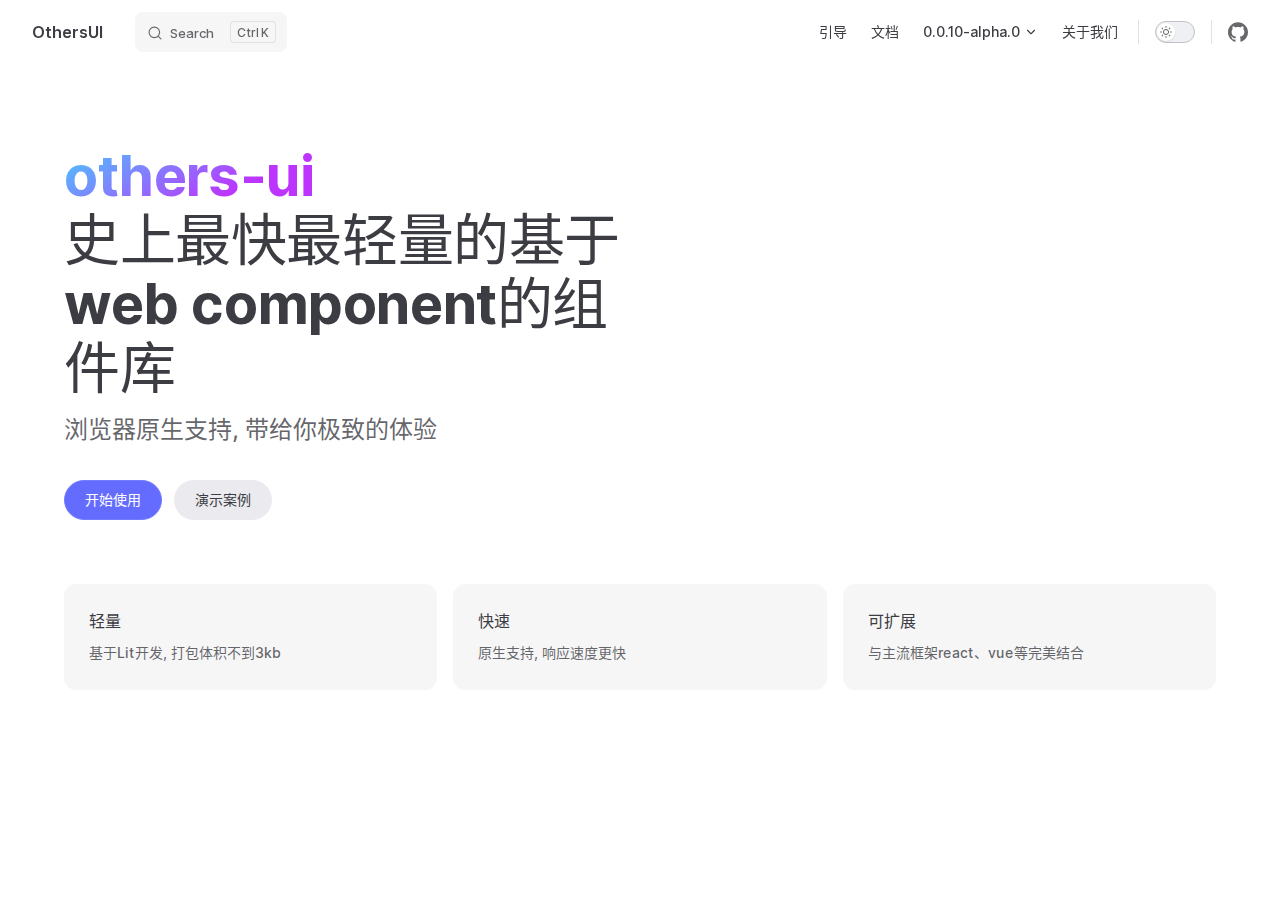
<file: docs/index.html>
<!DOCTYPE html>
<html lang="zh-CN" dir="ltr">
  <head>
    <meta charset="utf-8">
    <meta name="viewport" content="width=device-width,initial-scale=1">
    <title>OthersUI</title>
    <meta name="description" content="others-ui">
    <meta name="generator" content="VitePress v1.0.0-rc.39">
    <link rel="preload stylesheet" href="/docs/assets/style.THCC_UnW.css" as="style">
    
    <script type="module" src="/docs/assets/app.CPjdpGef.js"></script>
    <link rel="preload" href="/docs/assets/inter-roman-latin.bvIUbFQP.woff2" as="font" type="font/woff2" crossorigin="">
    <link rel="modulepreload" href="/docs/assets/chunks/framework.wGt_bbMe.js">
    <link rel="modulepreload" href="/docs/assets/chunks/theme.AyY0tN_U.js">
    <link rel="modulepreload" href="/docs/assets/index.md.hrQSHl96.lean.js">
    <script id="check-dark-mode">(()=>{const e=localStorage.getItem("vitepress-theme-appearance")||"auto",a=window.matchMedia("(prefers-color-scheme: dark)").matches;(!e||e==="auto"?a:e==="dark")&&document.documentElement.classList.add("dark")})();</script>
    <script id="check-mac-os">document.documentElement.classList.toggle("mac",/Mac|iPhone|iPod|iPad/i.test(navigator.platform));</script>
  </head>
  <body>
    <div id="app"><div class="Layout" data-v-9d733402><!--[--><!--]--><!--[--><span tabindex="-1" data-v-2d60c9ca></span><a href="#VPContent" class="VPSkipLink visually-hidden" data-v-2d60c9ca> Skip to content </a><!--]--><!----><header class="VPNav" data-v-9d733402 data-v-9ed9410e><div class="VPNavBar top" data-v-9ed9410e data-v-111cf943><div class="wrapper" data-v-111cf943><div class="container" data-v-111cf943><div class="title" data-v-111cf943><div class="VPNavBarTitle" data-v-111cf943 data-v-0d305c84><a class="title" href="/docs/" data-v-0d305c84><!--[--><!--]--><!----><!--[-->OthersUI<!--]--><!--[--><!--]--></a></div></div><div class="content" data-v-111cf943><div class="content-body" data-v-111cf943><!--[--><!--]--><div class="VPNavBarSearch search" data-v-111cf943><!--[--><!----><div id="local-search"><button type="button" class="DocSearch DocSearch-Button" aria-label="Search"><span class="DocSearch-Button-Container"><svg class="DocSearch-Search-Icon" width="20" height="20" viewBox="0 0 20 20" aria-label="search icon"><path d="M14.386 14.386l4.0877 4.0877-4.0877-4.0877c-2.9418 2.9419-7.7115 2.9419-10.6533 0-2.9419-2.9418-2.9419-7.7115 0-10.6533 2.9418-2.9419 7.7115-2.9419 10.6533 0 2.9419 2.9418 2.9419 7.7115 0 10.6533z" stroke="currentColor" fill="none" fill-rule="evenodd" stroke-linecap="round" stroke-linejoin="round"></path></svg><span class="DocSearch-Button-Placeholder">Search</span></span><span class="DocSearch-Button-Keys"><kbd class="DocSearch-Button-Key"></kbd><kbd class="DocSearch-Button-Key">K</kbd></span></button></div><!--]--></div><nav aria-labelledby="main-nav-aria-label" class="VPNavBarMenu menu" data-v-111cf943 data-v-19a25a12><span id="main-nav-aria-label" class="visually-hidden" data-v-19a25a12>Main Navigation</span><!--[--><!--[--><a class="VPLink link VPNavBarMenuLink" href="/docs/before-start.html" tabindex="0" data-v-19a25a12 data-v-fac5fcc9><!--[--><span data-v-fac5fcc9>引导</span><!--]--></a><!--]--><!--[--><a class="VPLink link VPNavBarMenuLink" href="/docs/guide.html" tabindex="0" data-v-19a25a12 data-v-fac5fcc9><!--[--><span data-v-fac5fcc9>文档</span><!--]--></a><!--]--><!--[--><div class="VPFlyout VPNavBarMenuGroup" data-v-19a25a12 data-v-2dea9909><button type="button" class="button" aria-haspopup="true" aria-expanded="false" data-v-2dea9909><span class="text" data-v-2dea9909><!----><span data-v-2dea9909>0.0.10-alpha.0</span><svg xmlns="http://www.w3.org/2000/svg" aria-hidden="true" focusable="false" viewbox="0 0 24 24" class="text-icon" data-v-2dea9909><path d="M12,16c-0.3,0-0.5-0.1-0.7-0.3l-6-6c-0.4-0.4-0.4-1,0-1.4s1-0.4,1.4,0l5.3,5.3l5.3-5.3c0.4-0.4,1-0.4,1.4,0s0.4,1,0,1.4l-6,6C12.5,15.9,12.3,16,12,16z"></path></svg></span></button><div class="menu" data-v-2dea9909><div class="VPMenu" data-v-2dea9909 data-v-94a7ac15><div class="items" data-v-94a7ac15><!--[--><!--[--><div class="VPMenuLink" data-v-94a7ac15 data-v-dcd5b7ea><a class="VPLink link vp-external-link-icon" href="https://github.com/others-ui/others-ui/blob/main/packages/others-ui/CHANGELOG.md" target="_blank" rel="noreferrer" data-v-dcd5b7ea><!--[-->更新日志<!--]--></a></div><!--]--><!--[--><div class="VPMenuLink" data-v-94a7ac15 data-v-dcd5b7ea><a class="VPLink link vp-external-link-icon" href="https://www.npmjs.com/package/others-ui" target="_blank" rel="noreferrer" data-v-dcd5b7ea><!--[-->npm<!--]--></a></div><!--]--><!--]--></div><!--[--><!--]--></div></div></div><!--]--><!--[--><a class="VPLink link VPNavBarMenuLink" href="/docs/about.html" tabindex="0" data-v-19a25a12 data-v-fac5fcc9><!--[--><span data-v-fac5fcc9>关于我们</span><!--]--></a><!--]--><!--]--></nav><!----><div class="VPNavBarAppearance appearance" data-v-111cf943 data-v-25d8dccb><button class="VPSwitch VPSwitchAppearance" type="button" role="switch" title="Switch to dark theme" aria-checked="false" data-v-25d8dccb data-v-97db7747 data-v-dd3b874c><span class="check" data-v-dd3b874c><span class="icon" data-v-dd3b874c><!--[--><svg xmlns="http://www.w3.org/2000/svg" aria-hidden="true" focusable="false" viewbox="0 0 24 24" class="sun" data-v-97db7747><path d="M12,18c-3.3,0-6-2.7-6-6s2.7-6,6-6s6,2.7,6,6S15.3,18,12,18zM12,8c-2.2,0-4,1.8-4,4c0,2.2,1.8,4,4,4c2.2,0,4-1.8,4-4C16,9.8,14.2,8,12,8z"></path><path d="M12,4c-0.6,0-1-0.4-1-1V1c0-0.6,0.4-1,1-1s1,0.4,1,1v2C13,3.6,12.6,4,12,4z"></path><path d="M12,24c-0.6,0-1-0.4-1-1v-2c0-0.6,0.4-1,1-1s1,0.4,1,1v2C13,23.6,12.6,24,12,24z"></path><path d="M5.6,6.6c-0.3,0-0.5-0.1-0.7-0.3L3.5,4.9c-0.4-0.4-0.4-1,0-1.4s1-0.4,1.4,0l1.4,1.4c0.4,0.4,0.4,1,0,1.4C6.2,6.5,5.9,6.6,5.6,6.6z"></path><path d="M19.8,20.8c-0.3,0-0.5-0.1-0.7-0.3l-1.4-1.4c-0.4-0.4-0.4-1,0-1.4s1-0.4,1.4,0l1.4,1.4c0.4,0.4,0.4,1,0,1.4C20.3,20.7,20,20.8,19.8,20.8z"></path><path d="M3,13H1c-0.6,0-1-0.4-1-1s0.4-1,1-1h2c0.6,0,1,0.4,1,1S3.6,13,3,13z"></path><path d="M23,13h-2c-0.6,0-1-0.4-1-1s0.4-1,1-1h2c0.6,0,1,0.4,1,1S23.6,13,23,13z"></path><path d="M4.2,20.8c-0.3,0-0.5-0.1-0.7-0.3c-0.4-0.4-0.4-1,0-1.4l1.4-1.4c0.4-0.4,1-0.4,1.4,0s0.4,1,0,1.4l-1.4,1.4C4.7,20.7,4.5,20.8,4.2,20.8z"></path><path d="M18.4,6.6c-0.3,0-0.5-0.1-0.7-0.3c-0.4-0.4-0.4-1,0-1.4l1.4-1.4c0.4-0.4,1-0.4,1.4,0s0.4,1,0,1.4l-1.4,1.4C18.9,6.5,18.6,6.6,18.4,6.6z"></path></svg><svg xmlns="http://www.w3.org/2000/svg" aria-hidden="true" focusable="false" viewbox="0 0 24 24" class="moon" data-v-97db7747><path d="M12.1,22c-0.3,0-0.6,0-0.9,0c-5.5-0.5-9.5-5.4-9-10.9c0.4-4.8,4.2-8.6,9-9c0.4,0,0.8,0.2,1,0.5c0.2,0.3,0.2,0.8-0.1,1.1c-2,2.7-1.4,6.4,1.3,8.4c2.1,1.6,5,1.6,7.1,0c0.3-0.2,0.7-0.3,1.1-0.1c0.3,0.2,0.5,0.6,0.5,1c-0.2,2.7-1.5,5.1-3.6,6.8C16.6,21.2,14.4,22,12.1,22zM9.3,4.4c-2.9,1-5,3.6-5.2,6.8c-0.4,4.4,2.8,8.3,7.2,8.7c2.1,0.2,4.2-0.4,5.8-1.8c1.1-0.9,1.9-2.1,2.4-3.4c-2.5,0.9-5.3,0.5-7.5-1.1C9.2,11.4,8.1,7.7,9.3,4.4z"></path></svg><!--]--></span></span></button></div><div class="VPSocialLinks VPNavBarSocialLinks social-links" data-v-111cf943 data-v-dbbf6902 data-v-d7dd5a63><!--[--><a class="VPSocialLink no-icon" href="https://github.com/others-ui/others-ui" aria-label="github" target="_blank" rel="noopener" data-v-d7dd5a63 data-v-3709e407><svg role="img" viewBox="0 0 24 24" xmlns="http://www.w3.org/2000/svg"><title>GitHub</title><path d="M12 .297c-6.63 0-12 5.373-12 12 0 5.303 3.438 9.8 8.205 11.385.6.113.82-.258.82-.577 0-.285-.01-1.04-.015-2.04-3.338.724-4.042-1.61-4.042-1.61C4.422 18.07 3.633 17.7 3.633 17.7c-1.087-.744.084-.729.084-.729 1.205.084 1.838 1.236 1.838 1.236 1.07 1.835 2.809 1.305 3.495.998.108-.776.417-1.305.76-1.605-2.665-.3-5.466-1.332-5.466-5.93 0-1.31.465-2.38 1.235-3.22-.135-.303-.54-1.523.105-3.176 0 0 1.005-.322 3.3 1.23.96-.267 1.98-.399 3-.405 1.02.006 2.04.138 3 .405 2.28-1.552 3.285-1.23 3.285-1.23.645 1.653.24 2.873.12 3.176.765.84 1.23 1.91 1.23 3.22 0 4.61-2.805 5.625-5.475 5.92.42.36.81 1.096.81 2.22 0 1.606-.015 2.896-.015 3.286 0 .315.21.69.825.57C20.565 22.092 24 17.592 24 12.297c0-6.627-5.373-12-12-12"/></svg></a><!--]--></div><div class="VPFlyout VPNavBarExtra extra" data-v-111cf943 data-v-4585a48a data-v-2dea9909><button type="button" class="button" aria-haspopup="true" aria-expanded="false" aria-label="extra navigation" data-v-2dea9909><svg xmlns="http://www.w3.org/2000/svg" aria-hidden="true" focusable="false" viewbox="0 0 24 24" class="icon" data-v-2dea9909><circle cx="12" cy="12" r="2"></circle><circle cx="19" cy="12" r="2"></circle><circle cx="5" cy="12" r="2"></circle></svg></button><div class="menu" data-v-2dea9909><div class="VPMenu" data-v-2dea9909 data-v-94a7ac15><!----><!--[--><!--[--><!----><div class="group" data-v-4585a48a><div class="item appearance" data-v-4585a48a><p class="label" data-v-4585a48a>Appearance</p><div class="appearance-action" data-v-4585a48a><button class="VPSwitch VPSwitchAppearance" type="button" role="switch" title="Switch to dark theme" aria-checked="false" data-v-4585a48a data-v-97db7747 data-v-dd3b874c><span class="check" data-v-dd3b874c><span class="icon" data-v-dd3b874c><!--[--><svg xmlns="http://www.w3.org/2000/svg" aria-hidden="true" focusable="false" viewbox="0 0 24 24" class="sun" data-v-97db7747><path d="M12,18c-3.3,0-6-2.7-6-6s2.7-6,6-6s6,2.7,6,6S15.3,18,12,18zM12,8c-2.2,0-4,1.8-4,4c0,2.2,1.8,4,4,4c2.2,0,4-1.8,4-4C16,9.8,14.2,8,12,8z"></path><path d="M12,4c-0.6,0-1-0.4-1-1V1c0-0.6,0.4-1,1-1s1,0.4,1,1v2C13,3.6,12.6,4,12,4z"></path><path d="M12,24c-0.6,0-1-0.4-1-1v-2c0-0.6,0.4-1,1-1s1,0.4,1,1v2C13,23.6,12.6,24,12,24z"></path><path d="M5.6,6.6c-0.3,0-0.5-0.1-0.7-0.3L3.5,4.9c-0.4-0.4-0.4-1,0-1.4s1-0.4,1.4,0l1.4,1.4c0.4,0.4,0.4,1,0,1.4C6.2,6.5,5.9,6.6,5.6,6.6z"></path><path d="M19.8,20.8c-0.3,0-0.5-0.1-0.7-0.3l-1.4-1.4c-0.4-0.4-0.4-1,0-1.4s1-0.4,1.4,0l1.4,1.4c0.4,0.4,0.4,1,0,1.4C20.3,20.7,20,20.8,19.8,20.8z"></path><path d="M3,13H1c-0.6,0-1-0.4-1-1s0.4-1,1-1h2c0.6,0,1,0.4,1,1S3.6,13,3,13z"></path><path d="M23,13h-2c-0.6,0-1-0.4-1-1s0.4-1,1-1h2c0.6,0,1,0.4,1,1S23.6,13,23,13z"></path><path d="M4.2,20.8c-0.3,0-0.5-0.1-0.7-0.3c-0.4-0.4-0.4-1,0-1.4l1.4-1.4c0.4-0.4,1-0.4,1.4,0s0.4,1,0,1.4l-1.4,1.4C4.7,20.7,4.5,20.8,4.2,20.8z"></path><path d="M18.4,6.6c-0.3,0-0.5-0.1-0.7-0.3c-0.4-0.4-0.4-1,0-1.4l1.4-1.4c0.4-0.4,1-0.4,1.4,0s0.4,1,0,1.4l-1.4,1.4C18.9,6.5,18.6,6.6,18.4,6.6z"></path></svg><svg xmlns="http://www.w3.org/2000/svg" aria-hidden="true" focusable="false" viewbox="0 0 24 24" class="moon" data-v-97db7747><path d="M12.1,22c-0.3,0-0.6,0-0.9,0c-5.5-0.5-9.5-5.4-9-10.9c0.4-4.8,4.2-8.6,9-9c0.4,0,0.8,0.2,1,0.5c0.2,0.3,0.2,0.8-0.1,1.1c-2,2.7-1.4,6.4,1.3,8.4c2.1,1.6,5,1.6,7.1,0c0.3-0.2,0.7-0.3,1.1-0.1c0.3,0.2,0.5,0.6,0.5,1c-0.2,2.7-1.5,5.1-3.6,6.8C16.6,21.2,14.4,22,12.1,22zM9.3,4.4c-2.9,1-5,3.6-5.2,6.8c-0.4,4.4,2.8,8.3,7.2,8.7c2.1,0.2,4.2-0.4,5.8-1.8c1.1-0.9,1.9-2.1,2.4-3.4c-2.5,0.9-5.3,0.5-7.5-1.1C9.2,11.4,8.1,7.7,9.3,4.4z"></path></svg><!--]--></span></span></button></div></div></div><div class="group" data-v-4585a48a><div class="item social-links" data-v-4585a48a><div class="VPSocialLinks social-links-list" data-v-4585a48a data-v-d7dd5a63><!--[--><a class="VPSocialLink no-icon" href="https://github.com/others-ui/others-ui" aria-label="github" target="_blank" rel="noopener" data-v-d7dd5a63 data-v-3709e407><svg role="img" viewBox="0 0 24 24" xmlns="http://www.w3.org/2000/svg"><title>GitHub</title><path d="M12 .297c-6.63 0-12 5.373-12 12 0 5.303 3.438 9.8 8.205 11.385.6.113.82-.258.82-.577 0-.285-.01-1.04-.015-2.04-3.338.724-4.042-1.61-4.042-1.61C4.422 18.07 3.633 17.7 3.633 17.7c-1.087-.744.084-.729.084-.729 1.205.084 1.838 1.236 1.838 1.236 1.07 1.835 2.809 1.305 3.495.998.108-.776.417-1.305.76-1.605-2.665-.3-5.466-1.332-5.466-5.93 0-1.31.465-2.38 1.235-3.22-.135-.303-.54-1.523.105-3.176 0 0 1.005-.322 3.3 1.23.96-.267 1.98-.399 3-.405 1.02.006 2.04.138 3 .405 2.28-1.552 3.285-1.23 3.285-1.23.645 1.653.24 2.873.12 3.176.765.84 1.23 1.91 1.23 3.22 0 4.61-2.805 5.625-5.475 5.92.42.36.81 1.096.81 2.22 0 1.606-.015 2.896-.015 3.286 0 .315.21.69.825.57C20.565 22.092 24 17.592 24 12.297c0-6.627-5.373-12-12-12"/></svg></a><!--]--></div></div></div><!--]--><!--]--></div></div></div><!--[--><!--]--><button type="button" class="VPNavBarHamburger hamburger" aria-label="mobile navigation" aria-expanded="false" aria-controls="VPNavScreen" data-v-111cf943 data-v-85120192><span class="container" data-v-85120192><span class="top" data-v-85120192></span><span class="middle" data-v-85120192></span><span class="bottom" data-v-85120192></span></span></button></div></div></div></div><div class="divider" data-v-111cf943><div class="divider-line" data-v-111cf943></div></div></div><!----></header><!----><!----><div class="VPContent is-home" id="VPContent" data-v-9d733402 data-v-b87d9de3><div class="VPHome" data-v-b87d9de3 data-v-05a34a90><!--[--><!--]--><div class="VPHero VPHomeHero" data-v-05a34a90 data-v-d9aef2c3><div class="container" data-v-d9aef2c3><div class="main" data-v-d9aef2c3><!--[--><h1 class="name" data-v-d9aef2c3><span class="clip" data-v-d9aef2c3>others-ui</span></h1><p class="text" data-v-d9aef2c3>史上最快最轻量的基于web component的组件库</p><p class="tagline" data-v-d9aef2c3>浏览器原生支持, 带给你极致的体验</p><!--]--><div class="actions" data-v-d9aef2c3><!--[--><div class="action" data-v-d9aef2c3><a class="VPButton medium brand" href="/docs/guide.html" data-v-d9aef2c3 data-v-faef13b1>开始使用</a></div><div class="action" data-v-d9aef2c3><a class="VPButton medium alt" href="/docs/components/button.html" data-v-d9aef2c3 data-v-faef13b1>演示案例</a></div><!--]--></div></div><!----></div></div><!--[--><!--]--><!--[--><!--]--><div class="VPFeatures VPHomeFeatures" data-v-05a34a90 data-v-2cafa537><div class="container" data-v-2cafa537><div class="items" data-v-2cafa537><!--[--><div class="grid-3 item" data-v-2cafa537><div class="VPLink no-icon VPFeature" data-v-2cafa537 data-v-194f19bf><!--[--><article class="box" data-v-194f19bf><!----><h2 class="title" data-v-194f19bf>轻量</h2><p class="details" data-v-194f19bf>基于Lit开发, 打包体积不到3kb</p><!----></article><!--]--></div></div><div class="grid-3 item" data-v-2cafa537><div class="VPLink no-icon VPFeature" data-v-2cafa537 data-v-194f19bf><!--[--><article class="box" data-v-194f19bf><!----><h2 class="title" data-v-194f19bf>快速</h2><p class="details" data-v-194f19bf>原生支持, 响应速度更快</p><!----></article><!--]--></div></div><div class="grid-3 item" data-v-2cafa537><div class="VPLink no-icon VPFeature" data-v-2cafa537 data-v-194f19bf><!--[--><article class="box" data-v-194f19bf><!----><h2 class="title" data-v-194f19bf>可扩展</h2><p class="details" data-v-194f19bf>与主流框架react、vue等完美结合</p><!----></article><!--]--></div></div><!--]--></div></div></div><!--[--><!--]--><div style="position:relative;" data-v-05a34a90><div></div></div></div></div><!----><!--[--><!--]--></div></div>
    <script>window.__VP_HASH_MAP__=JSON.parse("{\"index.md\":\"hrQSHl96\",\"components_switch.md\":\"sOqoPssN\",\"before-start.md\":\"m77DuCdD\",\"components_select.md\":\"GbrxOsBr\",\"components_button.md\":\"PFH7C3w3\",\"components_input.md\":\"yzUqLn5O\",\"guide.md\":\"0YwaNzfp\",\"about.md\":\"p6S-Z4nY\",\"components_checkbox.md\":\"YpjcGm8H\",\"components_slider.md\":\"RTpXc43C\",\"changelog.md\":\"O3KqADvC\",\"components_form.md\":\"WSoXFPzj\",\"components_transition.md\":\"C3eWMaDr\",\"readme.md\":\"tz5qmSnG\"}");window.__VP_SITE_DATA__=JSON.parse("{\"lang\":\"zh-CN\",\"dir\":\"ltr\",\"title\":\"OthersUI\",\"description\":\"others-ui\",\"base\":\"/docs/\",\"head\":[],\"router\":{\"prefetchLinks\":true},\"appearance\":true,\"themeConfig\":{\"nav\":[{\"text\":\"引导\",\"link\":\"/before-start\"},{\"text\":\"文档\",\"link\":\"/guide\"},{\"text\":\"0.0.10-alpha.0\",\"items\":[{\"text\":\"更新日志\",\"link\":\"https://github.com/others-ui/others-ui/blob/main/packages/others-ui/CHANGELOG.md\"},{\"text\":\"npm\",\"link\":\"https://www.npmjs.com/package/others-ui\"}]},{\"text\":\"关于我们\",\"link\":\"/about\"}],\"sidebar\":[{\"text\":\"开始指南\",\"items\":[{\"text\":\"简介\",\"link\":\"/before-start\"},{\"text\":\"快速开始\",\"link\":\"/guide\"}]},{\"text\":\"组件\",\"collapsed\":false,\"items\":[{\"text\":\"Button\",\"link\":\"/components/button\"},{\"text\":\"Switch\",\"link\":\"/components/switch\"},{\"text\":\"Input\",\"link\":\"/components/input\"},{\"text\":\"Checkbox\",\"link\":\"/components/checkbox\"},{\"text\":\"Form\",\"link\":\"/components/form\"},{\"text\":\"Select\",\"link\":\"/components/select\"},{\"text\":\"Slider\",\"link\":\"/components/slider\"},{\"text\":\"其他组件\",\"collapsed\":false,\"items\":[{\"text\":\"Transition\",\"link\":\"/components/transition\"}]}]}],\"socialLinks\":[{\"icon\":\"github\",\"link\":\"https://github.com/others-ui/others-ui\"}],\"search\":{\"provider\":\"local\"}},\"locales\":{},\"scrollOffset\":134,\"cleanUrls\":false}");</script>
    
  </body>
</html>
</file>
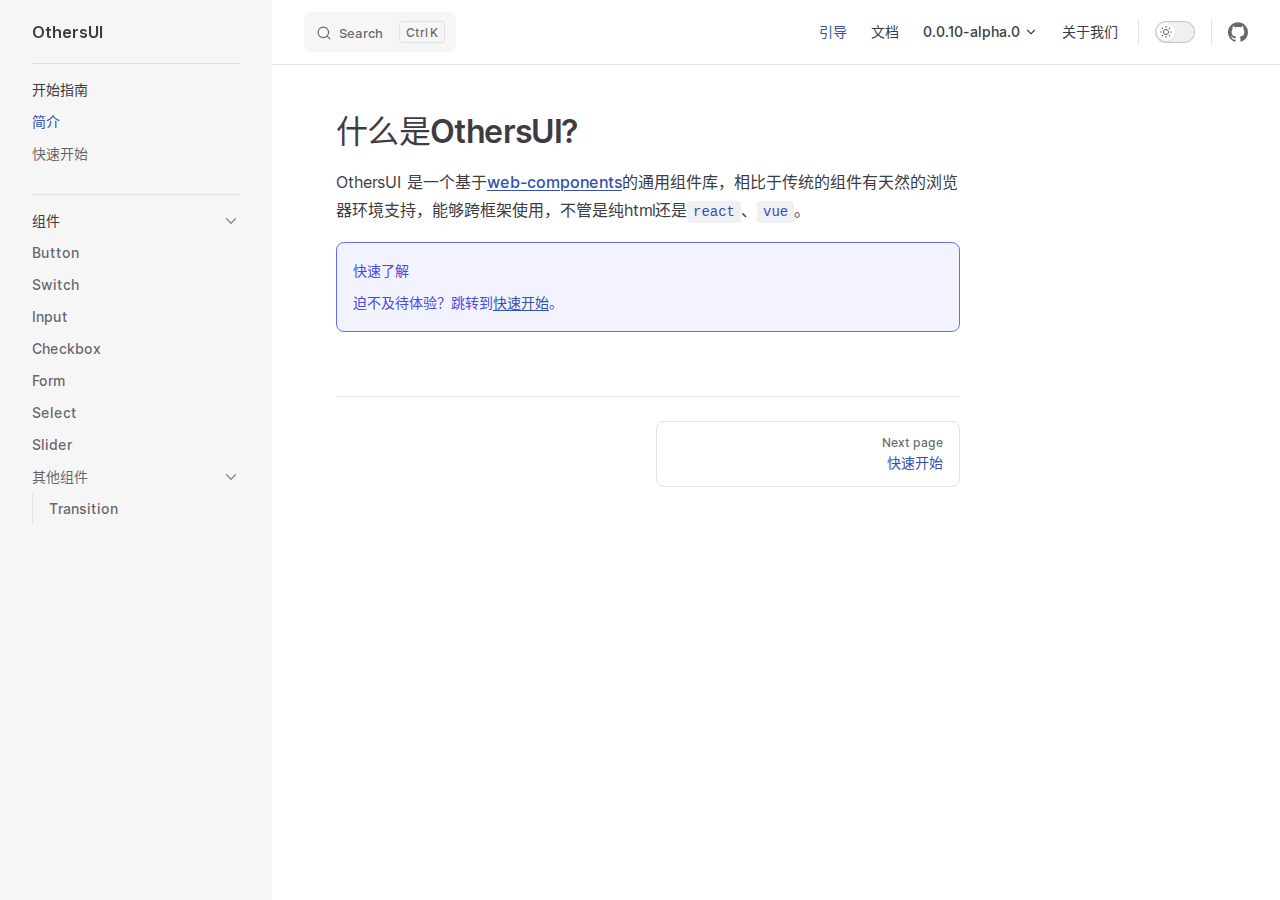
<file: docs/before-start.html>
<!DOCTYPE html>
<html lang="zh-CN" dir="ltr">
  <head>
    <meta charset="utf-8">
    <meta name="viewport" content="width=device-width,initial-scale=1">
    <title>什么是OthersUI? | OthersUI</title>
    <meta name="description" content="others-ui">
    <meta name="generator" content="VitePress v1.0.0-rc.39">
    <link rel="preload stylesheet" href="/docs/assets/style.THCC_UnW.css" as="style">
    
    <script type="module" src="/docs/assets/app.CPjdpGef.js"></script>
    <link rel="preload" href="/docs/assets/inter-roman-latin.bvIUbFQP.woff2" as="font" type="font/woff2" crossorigin="">
    <link rel="modulepreload" href="/docs/assets/chunks/framework.wGt_bbMe.js">
    <link rel="modulepreload" href="/docs/assets/chunks/theme.AyY0tN_U.js">
    <link rel="modulepreload" href="/docs/assets/before-start.md.m77DuCdD.lean.js">
    <script id="check-dark-mode">(()=>{const e=localStorage.getItem("vitepress-theme-appearance")||"auto",a=window.matchMedia("(prefers-color-scheme: dark)").matches;(!e||e==="auto"?a:e==="dark")&&document.documentElement.classList.add("dark")})();</script>
    <script id="check-mac-os">document.documentElement.classList.toggle("mac",/Mac|iPhone|iPod|iPad/i.test(navigator.platform));</script>
  </head>
  <body>
    <div id="app"><div class="Layout" data-v-9d733402><!--[--><!--]--><!--[--><span tabindex="-1" data-v-2d60c9ca></span><a href="#VPContent" class="VPSkipLink visually-hidden" data-v-2d60c9ca> Skip to content </a><!--]--><!----><header class="VPNav" data-v-9d733402 data-v-9ed9410e><div class="VPNavBar has-sidebar" data-v-9ed9410e data-v-111cf943><div class="wrapper" data-v-111cf943><div class="container" data-v-111cf943><div class="title" data-v-111cf943><div class="VPNavBarTitle has-sidebar" data-v-111cf943 data-v-0d305c84><a class="title" href="/docs/" data-v-0d305c84><!--[--><!--]--><!----><!--[-->OthersUI<!--]--><!--[--><!--]--></a></div></div><div class="content" data-v-111cf943><div class="content-body" data-v-111cf943><!--[--><!--]--><div class="VPNavBarSearch search" data-v-111cf943><!--[--><!----><div id="local-search"><button type="button" class="DocSearch DocSearch-Button" aria-label="Search"><span class="DocSearch-Button-Container"><svg class="DocSearch-Search-Icon" width="20" height="20" viewBox="0 0 20 20" aria-label="search icon"><path d="M14.386 14.386l4.0877 4.0877-4.0877-4.0877c-2.9418 2.9419-7.7115 2.9419-10.6533 0-2.9419-2.9418-2.9419-7.7115 0-10.6533 2.9418-2.9419 7.7115-2.9419 10.6533 0 2.9419 2.9418 2.9419 7.7115 0 10.6533z" stroke="currentColor" fill="none" fill-rule="evenodd" stroke-linecap="round" stroke-linejoin="round"></path></svg><span class="DocSearch-Button-Placeholder">Search</span></span><span class="DocSearch-Button-Keys"><kbd class="DocSearch-Button-Key"></kbd><kbd class="DocSearch-Button-Key">K</kbd></span></button></div><!--]--></div><nav aria-labelledby="main-nav-aria-label" class="VPNavBarMenu menu" data-v-111cf943 data-v-19a25a12><span id="main-nav-aria-label" class="visually-hidden" data-v-19a25a12>Main Navigation</span><!--[--><!--[--><a class="VPLink link VPNavBarMenuLink active" href="/docs/before-start.html" tabindex="0" data-v-19a25a12 data-v-fac5fcc9><!--[--><span data-v-fac5fcc9>引导</span><!--]--></a><!--]--><!--[--><a class="VPLink link VPNavBarMenuLink" href="/docs/guide.html" tabindex="0" data-v-19a25a12 data-v-fac5fcc9><!--[--><span data-v-fac5fcc9>文档</span><!--]--></a><!--]--><!--[--><div class="VPFlyout VPNavBarMenuGroup" data-v-19a25a12 data-v-2dea9909><button type="button" class="button" aria-haspopup="true" aria-expanded="false" data-v-2dea9909><span class="text" data-v-2dea9909><!----><span data-v-2dea9909>0.0.10-alpha.0</span><svg xmlns="http://www.w3.org/2000/svg" aria-hidden="true" focusable="false" viewbox="0 0 24 24" class="text-icon" data-v-2dea9909><path d="M12,16c-0.3,0-0.5-0.1-0.7-0.3l-6-6c-0.4-0.4-0.4-1,0-1.4s1-0.4,1.4,0l5.3,5.3l5.3-5.3c0.4-0.4,1-0.4,1.4,0s0.4,1,0,1.4l-6,6C12.5,15.9,12.3,16,12,16z"></path></svg></span></button><div class="menu" data-v-2dea9909><div class="VPMenu" data-v-2dea9909 data-v-94a7ac15><div class="items" data-v-94a7ac15><!--[--><!--[--><div class="VPMenuLink" data-v-94a7ac15 data-v-dcd5b7ea><a class="VPLink link vp-external-link-icon" href="https://github.com/others-ui/others-ui/blob/main/packages/others-ui/CHANGELOG.md" target="_blank" rel="noreferrer" data-v-dcd5b7ea><!--[-->更新日志<!--]--></a></div><!--]--><!--[--><div class="VPMenuLink" data-v-94a7ac15 data-v-dcd5b7ea><a class="VPLink link vp-external-link-icon" href="https://www.npmjs.com/package/others-ui" target="_blank" rel="noreferrer" data-v-dcd5b7ea><!--[-->npm<!--]--></a></div><!--]--><!--]--></div><!--[--><!--]--></div></div></div><!--]--><!--[--><a class="VPLink link VPNavBarMenuLink" href="/docs/about.html" tabindex="0" data-v-19a25a12 data-v-fac5fcc9><!--[--><span data-v-fac5fcc9>关于我们</span><!--]--></a><!--]--><!--]--></nav><!----><div class="VPNavBarAppearance appearance" data-v-111cf943 data-v-25d8dccb><button class="VPSwitch VPSwitchAppearance" type="button" role="switch" title="Switch to dark theme" aria-checked="false" data-v-25d8dccb data-v-97db7747 data-v-dd3b874c><span class="check" data-v-dd3b874c><span class="icon" data-v-dd3b874c><!--[--><svg xmlns="http://www.w3.org/2000/svg" aria-hidden="true" focusable="false" viewbox="0 0 24 24" class="sun" data-v-97db7747><path d="M12,18c-3.3,0-6-2.7-6-6s2.7-6,6-6s6,2.7,6,6S15.3,18,12,18zM12,8c-2.2,0-4,1.8-4,4c0,2.2,1.8,4,4,4c2.2,0,4-1.8,4-4C16,9.8,14.2,8,12,8z"></path><path d="M12,4c-0.6,0-1-0.4-1-1V1c0-0.6,0.4-1,1-1s1,0.4,1,1v2C13,3.6,12.6,4,12,4z"></path><path d="M12,24c-0.6,0-1-0.4-1-1v-2c0-0.6,0.4-1,1-1s1,0.4,1,1v2C13,23.6,12.6,24,12,24z"></path><path d="M5.6,6.6c-0.3,0-0.5-0.1-0.7-0.3L3.5,4.9c-0.4-0.4-0.4-1,0-1.4s1-0.4,1.4,0l1.4,1.4c0.4,0.4,0.4,1,0,1.4C6.2,6.5,5.9,6.6,5.6,6.6z"></path><path d="M19.8,20.8c-0.3,0-0.5-0.1-0.7-0.3l-1.4-1.4c-0.4-0.4-0.4-1,0-1.4s1-0.4,1.4,0l1.4,1.4c0.4,0.4,0.4,1,0,1.4C20.3,20.7,20,20.8,19.8,20.8z"></path><path d="M3,13H1c-0.6,0-1-0.4-1-1s0.4-1,1-1h2c0.6,0,1,0.4,1,1S3.6,13,3,13z"></path><path d="M23,13h-2c-0.6,0-1-0.4-1-1s0.4-1,1-1h2c0.6,0,1,0.4,1,1S23.6,13,23,13z"></path><path d="M4.2,20.8c-0.3,0-0.5-0.1-0.7-0.3c-0.4-0.4-0.4-1,0-1.4l1.4-1.4c0.4-0.4,1-0.4,1.4,0s0.4,1,0,1.4l-1.4,1.4C4.7,20.7,4.5,20.8,4.2,20.8z"></path><path d="M18.4,6.6c-0.3,0-0.5-0.1-0.7-0.3c-0.4-0.4-0.4-1,0-1.4l1.4-1.4c0.4-0.4,1-0.4,1.4,0s0.4,1,0,1.4l-1.4,1.4C18.9,6.5,18.6,6.6,18.4,6.6z"></path></svg><svg xmlns="http://www.w3.org/2000/svg" aria-hidden="true" focusable="false" viewbox="0 0 24 24" class="moon" data-v-97db7747><path d="M12.1,22c-0.3,0-0.6,0-0.9,0c-5.5-0.5-9.5-5.4-9-10.9c0.4-4.8,4.2-8.6,9-9c0.4,0,0.8,0.2,1,0.5c0.2,0.3,0.2,0.8-0.1,1.1c-2,2.7-1.4,6.4,1.3,8.4c2.1,1.6,5,1.6,7.1,0c0.3-0.2,0.7-0.3,1.1-0.1c0.3,0.2,0.5,0.6,0.5,1c-0.2,2.7-1.5,5.1-3.6,6.8C16.6,21.2,14.4,22,12.1,22zM9.3,4.4c-2.9,1-5,3.6-5.2,6.8c-0.4,4.4,2.8,8.3,7.2,8.7c2.1,0.2,4.2-0.4,5.8-1.8c1.1-0.9,1.9-2.1,2.4-3.4c-2.5,0.9-5.3,0.5-7.5-1.1C9.2,11.4,8.1,7.7,9.3,4.4z"></path></svg><!--]--></span></span></button></div><div class="VPSocialLinks VPNavBarSocialLinks social-links" data-v-111cf943 data-v-dbbf6902 data-v-d7dd5a63><!--[--><a class="VPSocialLink no-icon" href="https://github.com/others-ui/others-ui" aria-label="github" target="_blank" rel="noopener" data-v-d7dd5a63 data-v-3709e407><svg role="img" viewBox="0 0 24 24" xmlns="http://www.w3.org/2000/svg"><title>GitHub</title><path d="M12 .297c-6.63 0-12 5.373-12 12 0 5.303 3.438 9.8 8.205 11.385.6.113.82-.258.82-.577 0-.285-.01-1.04-.015-2.04-3.338.724-4.042-1.61-4.042-1.61C4.422 18.07 3.633 17.7 3.633 17.7c-1.087-.744.084-.729.084-.729 1.205.084 1.838 1.236 1.838 1.236 1.07 1.835 2.809 1.305 3.495.998.108-.776.417-1.305.76-1.605-2.665-.3-5.466-1.332-5.466-5.93 0-1.31.465-2.38 1.235-3.22-.135-.303-.54-1.523.105-3.176 0 0 1.005-.322 3.3 1.23.96-.267 1.98-.399 3-.405 1.02.006 2.04.138 3 .405 2.28-1.552 3.285-1.23 3.285-1.23.645 1.653.24 2.873.12 3.176.765.84 1.23 1.91 1.23 3.22 0 4.61-2.805 5.625-5.475 5.92.42.36.81 1.096.81 2.22 0 1.606-.015 2.896-.015 3.286 0 .315.21.69.825.57C20.565 22.092 24 17.592 24 12.297c0-6.627-5.373-12-12-12"/></svg></a><!--]--></div><div class="VPFlyout VPNavBarExtra extra" data-v-111cf943 data-v-4585a48a data-v-2dea9909><button type="button" class="button" aria-haspopup="true" aria-expanded="false" aria-label="extra navigation" data-v-2dea9909><svg xmlns="http://www.w3.org/2000/svg" aria-hidden="true" focusable="false" viewbox="0 0 24 24" class="icon" data-v-2dea9909><circle cx="12" cy="12" r="2"></circle><circle cx="19" cy="12" r="2"></circle><circle cx="5" cy="12" r="2"></circle></svg></button><div class="menu" data-v-2dea9909><div class="VPMenu" data-v-2dea9909 data-v-94a7ac15><!----><!--[--><!--[--><!----><div class="group" data-v-4585a48a><div class="item appearance" data-v-4585a48a><p class="label" data-v-4585a48a>Appearance</p><div class="appearance-action" data-v-4585a48a><button class="VPSwitch VPSwitchAppearance" type="button" role="switch" title="Switch to dark theme" aria-checked="false" data-v-4585a48a data-v-97db7747 data-v-dd3b874c><span class="check" data-v-dd3b874c><span class="icon" data-v-dd3b874c><!--[--><svg xmlns="http://www.w3.org/2000/svg" aria-hidden="true" focusable="false" viewbox="0 0 24 24" class="sun" data-v-97db7747><path d="M12,18c-3.3,0-6-2.7-6-6s2.7-6,6-6s6,2.7,6,6S15.3,18,12,18zM12,8c-2.2,0-4,1.8-4,4c0,2.2,1.8,4,4,4c2.2,0,4-1.8,4-4C16,9.8,14.2,8,12,8z"></path><path d="M12,4c-0.6,0-1-0.4-1-1V1c0-0.6,0.4-1,1-1s1,0.4,1,1v2C13,3.6,12.6,4,12,4z"></path><path d="M12,24c-0.6,0-1-0.4-1-1v-2c0-0.6,0.4-1,1-1s1,0.4,1,1v2C13,23.6,12.6,24,12,24z"></path><path d="M5.6,6.6c-0.3,0-0.5-0.1-0.7-0.3L3.5,4.9c-0.4-0.4-0.4-1,0-1.4s1-0.4,1.4,0l1.4,1.4c0.4,0.4,0.4,1,0,1.4C6.2,6.5,5.9,6.6,5.6,6.6z"></path><path d="M19.8,20.8c-0.3,0-0.5-0.1-0.7-0.3l-1.4-1.4c-0.4-0.4-0.4-1,0-1.4s1-0.4,1.4,0l1.4,1.4c0.4,0.4,0.4,1,0,1.4C20.3,20.7,20,20.8,19.8,20.8z"></path><path d="M3,13H1c-0.6,0-1-0.4-1-1s0.4-1,1-1h2c0.6,0,1,0.4,1,1S3.6,13,3,13z"></path><path d="M23,13h-2c-0.6,0-1-0.4-1-1s0.4-1,1-1h2c0.6,0,1,0.4,1,1S23.6,13,23,13z"></path><path d="M4.2,20.8c-0.3,0-0.5-0.1-0.7-0.3c-0.4-0.4-0.4-1,0-1.4l1.4-1.4c0.4-0.4,1-0.4,1.4,0s0.4,1,0,1.4l-1.4,1.4C4.7,20.7,4.5,20.8,4.2,20.8z"></path><path d="M18.4,6.6c-0.3,0-0.5-0.1-0.7-0.3c-0.4-0.4-0.4-1,0-1.4l1.4-1.4c0.4-0.4,1-0.4,1.4,0s0.4,1,0,1.4l-1.4,1.4C18.9,6.5,18.6,6.6,18.4,6.6z"></path></svg><svg xmlns="http://www.w3.org/2000/svg" aria-hidden="true" focusable="false" viewbox="0 0 24 24" class="moon" data-v-97db7747><path d="M12.1,22c-0.3,0-0.6,0-0.9,0c-5.5-0.5-9.5-5.4-9-10.9c0.4-4.8,4.2-8.6,9-9c0.4,0,0.8,0.2,1,0.5c0.2,0.3,0.2,0.8-0.1,1.1c-2,2.7-1.4,6.4,1.3,8.4c2.1,1.6,5,1.6,7.1,0c0.3-0.2,0.7-0.3,1.1-0.1c0.3,0.2,0.5,0.6,0.5,1c-0.2,2.7-1.5,5.1-3.6,6.8C16.6,21.2,14.4,22,12.1,22zM9.3,4.4c-2.9,1-5,3.6-5.2,6.8c-0.4,4.4,2.8,8.3,7.2,8.7c2.1,0.2,4.2-0.4,5.8-1.8c1.1-0.9,1.9-2.1,2.4-3.4c-2.5,0.9-5.3,0.5-7.5-1.1C9.2,11.4,8.1,7.7,9.3,4.4z"></path></svg><!--]--></span></span></button></div></div></div><div class="group" data-v-4585a48a><div class="item social-links" data-v-4585a48a><div class="VPSocialLinks social-links-list" data-v-4585a48a data-v-d7dd5a63><!--[--><a class="VPSocialLink no-icon" href="https://github.com/others-ui/others-ui" aria-label="github" target="_blank" rel="noopener" data-v-d7dd5a63 data-v-3709e407><svg role="img" viewBox="0 0 24 24" xmlns="http://www.w3.org/2000/svg"><title>GitHub</title><path d="M12 .297c-6.63 0-12 5.373-12 12 0 5.303 3.438 9.8 8.205 11.385.6.113.82-.258.82-.577 0-.285-.01-1.04-.015-2.04-3.338.724-4.042-1.61-4.042-1.61C4.422 18.07 3.633 17.7 3.633 17.7c-1.087-.744.084-.729.084-.729 1.205.084 1.838 1.236 1.838 1.236 1.07 1.835 2.809 1.305 3.495.998.108-.776.417-1.305.76-1.605-2.665-.3-5.466-1.332-5.466-5.93 0-1.31.465-2.38 1.235-3.22-.135-.303-.54-1.523.105-3.176 0 0 1.005-.322 3.3 1.23.96-.267 1.98-.399 3-.405 1.02.006 2.04.138 3 .405 2.28-1.552 3.285-1.23 3.285-1.23.645 1.653.24 2.873.12 3.176.765.84 1.23 1.91 1.23 3.22 0 4.61-2.805 5.625-5.475 5.92.42.36.81 1.096.81 2.22 0 1.606-.015 2.896-.015 3.286 0 .315.21.69.825.57C20.565 22.092 24 17.592 24 12.297c0-6.627-5.373-12-12-12"/></svg></a><!--]--></div></div></div><!--]--><!--]--></div></div></div><!--[--><!--]--><button type="button" class="VPNavBarHamburger hamburger" aria-label="mobile navigation" aria-expanded="false" aria-controls="VPNavScreen" data-v-111cf943 data-v-85120192><span class="container" data-v-85120192><span class="top" data-v-85120192></span><span class="middle" data-v-85120192></span><span class="bottom" data-v-85120192></span></span></button></div></div></div></div><div class="divider" data-v-111cf943><div class="divider-line" data-v-111cf943></div></div></div><!----></header><div class="VPLocalNav has-sidebar empty" data-v-9d733402 data-v-889beffb><div class="container" data-v-889beffb><button class="menu" aria-expanded="false" aria-controls="VPSidebarNav" data-v-889beffb><svg xmlns="http://www.w3.org/2000/svg" aria-hidden="true" focusable="false" viewbox="0 0 24 24" class="menu-icon" data-v-889beffb><path d="M17,11H3c-0.6,0-1-0.4-1-1s0.4-1,1-1h14c0.6,0,1,0.4,1,1S17.6,11,17,11z"></path><path d="M21,7H3C2.4,7,2,6.6,2,6s0.4-1,1-1h18c0.6,0,1,0.4,1,1S21.6,7,21,7z"></path><path d="M21,15H3c-0.6,0-1-0.4-1-1s0.4-1,1-1h18c0.6,0,1,0.4,1,1S21.6,15,21,15z"></path><path d="M17,19H3c-0.6,0-1-0.4-1-1s0.4-1,1-1h14c0.6,0,1,0.4,1,1S17.6,19,17,19z"></path></svg><span class="menu-text" data-v-889beffb>Menu</span></button><div class="VPLocalNavOutlineDropdown" style="--vp-vh:0px;" data-v-889beffb data-v-fe15514d><button data-v-fe15514d>Return to top</button><!----></div></div></div><aside class="VPSidebar" data-v-9d733402 data-v-e77872a5><div class="curtain" data-v-e77872a5></div><nav class="nav" id="VPSidebarNav" aria-labelledby="sidebar-aria-label" tabindex="-1" data-v-e77872a5><span class="visually-hidden" id="sidebar-aria-label" data-v-e77872a5> Sidebar Navigation </span><!--[--><!--]--><!--[--><div class="group" data-v-e77872a5><section class="VPSidebarItem level-0 has-active" data-v-e77872a5 data-v-2f8ec882><div class="item" role="button" tabindex="0" data-v-2f8ec882><div class="indicator" data-v-2f8ec882></div><h2 class="text" data-v-2f8ec882>开始指南</h2><!----></div><div class="items" data-v-2f8ec882><!--[--><div class="VPSidebarItem level-1 is-link" data-v-2f8ec882 data-v-2f8ec882><div class="item" data-v-2f8ec882><div class="indicator" data-v-2f8ec882></div><a class="VPLink link link" href="/docs/before-start.html" data-v-2f8ec882><!--[--><p class="text" data-v-2f8ec882>简介</p><!--]--></a><!----></div><!----></div><div class="VPSidebarItem level-1 is-link" data-v-2f8ec882 data-v-2f8ec882><div class="item" data-v-2f8ec882><div class="indicator" data-v-2f8ec882></div><a class="VPLink link link" href="/docs/guide.html" data-v-2f8ec882><!--[--><p class="text" data-v-2f8ec882>快速开始</p><!--]--></a><!----></div><!----></div><!--]--></div></section></div><div class="group" data-v-e77872a5><section class="VPSidebarItem level-0 collapsible" data-v-e77872a5 data-v-2f8ec882><div class="item" role="button" tabindex="0" data-v-2f8ec882><div class="indicator" data-v-2f8ec882></div><h2 class="text" data-v-2f8ec882>组件</h2><div class="caret" role="button" aria-label="toggle section" tabindex="0" data-v-2f8ec882><svg xmlns="http://www.w3.org/2000/svg" aria-hidden="true" focusable="false" viewbox="0 0 24 24" class="caret-icon" data-v-2f8ec882><path d="M9,19c-0.3,0-0.5-0.1-0.7-0.3c-0.4-0.4-0.4-1,0-1.4l5.3-5.3L8.3,6.7c-0.4-0.4-0.4-1,0-1.4s1-0.4,1.4,0l6,6c0.4,0.4,0.4,1,0,1.4l-6,6C9.5,18.9,9.3,19,9,19z"></path></svg></div></div><div class="items" data-v-2f8ec882><!--[--><div class="VPSidebarItem level-1 is-link" data-v-2f8ec882 data-v-2f8ec882><div class="item" data-v-2f8ec882><div class="indicator" data-v-2f8ec882></div><a class="VPLink link link" href="/docs/components/button.html" data-v-2f8ec882><!--[--><p class="text" data-v-2f8ec882>Button</p><!--]--></a><!----></div><!----></div><div class="VPSidebarItem level-1 is-link" data-v-2f8ec882 data-v-2f8ec882><div class="item" data-v-2f8ec882><div class="indicator" data-v-2f8ec882></div><a class="VPLink link link" href="/docs/components/switch.html" data-v-2f8ec882><!--[--><p class="text" data-v-2f8ec882>Switch</p><!--]--></a><!----></div><!----></div><div class="VPSidebarItem level-1 is-link" data-v-2f8ec882 data-v-2f8ec882><div class="item" data-v-2f8ec882><div class="indicator" data-v-2f8ec882></div><a class="VPLink link link" href="/docs/components/input.html" data-v-2f8ec882><!--[--><p class="text" data-v-2f8ec882>Input</p><!--]--></a><!----></div><!----></div><div class="VPSidebarItem level-1 is-link" data-v-2f8ec882 data-v-2f8ec882><div class="item" data-v-2f8ec882><div class="indicator" data-v-2f8ec882></div><a class="VPLink link link" href="/docs/components/checkbox.html" data-v-2f8ec882><!--[--><p class="text" data-v-2f8ec882>Checkbox</p><!--]--></a><!----></div><!----></div><div class="VPSidebarItem level-1 is-link" data-v-2f8ec882 data-v-2f8ec882><div class="item" data-v-2f8ec882><div class="indicator" data-v-2f8ec882></div><a class="VPLink link link" href="/docs/components/form.html" data-v-2f8ec882><!--[--><p class="text" data-v-2f8ec882>Form</p><!--]--></a><!----></div><!----></div><div class="VPSidebarItem level-1 is-link" data-v-2f8ec882 data-v-2f8ec882><div class="item" data-v-2f8ec882><div class="indicator" data-v-2f8ec882></div><a class="VPLink link link" href="/docs/components/select.html" data-v-2f8ec882><!--[--><p class="text" data-v-2f8ec882>Select</p><!--]--></a><!----></div><!----></div><div class="VPSidebarItem level-1 is-link" data-v-2f8ec882 data-v-2f8ec882><div class="item" data-v-2f8ec882><div class="indicator" data-v-2f8ec882></div><a class="VPLink link link" href="/docs/components/slider.html" data-v-2f8ec882><!--[--><p class="text" data-v-2f8ec882>Slider</p><!--]--></a><!----></div><!----></div><section class="VPSidebarItem level-1 collapsible" data-v-2f8ec882 data-v-2f8ec882><div class="item" role="button" tabindex="0" data-v-2f8ec882><div class="indicator" data-v-2f8ec882></div><h3 class="text" data-v-2f8ec882>其他组件</h3><div class="caret" role="button" aria-label="toggle section" tabindex="0" data-v-2f8ec882><svg xmlns="http://www.w3.org/2000/svg" aria-hidden="true" focusable="false" viewbox="0 0 24 24" class="caret-icon" data-v-2f8ec882><path d="M9,19c-0.3,0-0.5-0.1-0.7-0.3c-0.4-0.4-0.4-1,0-1.4l5.3-5.3L8.3,6.7c-0.4-0.4-0.4-1,0-1.4s1-0.4,1.4,0l6,6c0.4,0.4,0.4,1,0,1.4l-6,6C9.5,18.9,9.3,19,9,19z"></path></svg></div></div><div class="items" data-v-2f8ec882><!--[--><div class="VPSidebarItem level-2 is-link" data-v-2f8ec882 data-v-2f8ec882><div class="item" data-v-2f8ec882><div class="indicator" data-v-2f8ec882></div><a class="VPLink link link" href="/docs/components/transition.html" data-v-2f8ec882><!--[--><p class="text" data-v-2f8ec882>Transition</p><!--]--></a><!----></div><!----></div><!--]--></div></section><!--]--></div></section></div><!--]--><!--[--><!--]--></nav></aside><div class="VPContent has-sidebar" id="VPContent" data-v-9d733402 data-v-b87d9de3><div class="VPDoc has-sidebar has-aside" data-v-b87d9de3 data-v-30fbb6ec><!--[--><!--]--><div class="container" data-v-30fbb6ec><div class="aside" data-v-30fbb6ec><div class="aside-curtain" data-v-30fbb6ec></div><div class="aside-container" data-v-30fbb6ec><div class="aside-content" data-v-30fbb6ec><div class="VPDocAside" data-v-30fbb6ec data-v-bb1eb68e><!--[--><!--]--><!--[--><!--]--><div class="VPDocAsideOutline" role="navigation" data-v-bb1eb68e data-v-207236d0><div class="content" data-v-207236d0><div class="outline-marker" data-v-207236d0></div><div class="outline-title" role="heading" aria-level="2" data-v-207236d0>On this page</div><nav aria-labelledby="doc-outline-aria-label" data-v-207236d0><span class="visually-hidden" id="doc-outline-aria-label" data-v-207236d0> Table of Contents for current page </span><ul class="VPDocOutlineItem root" data-v-207236d0 data-v-93594584><!--[--><!--]--></ul></nav></div></div><!--[--><!--]--><div class="spacer" data-v-bb1eb68e></div><!--[--><!--]--><!----><!--[--><!--]--><!--[--><!--]--></div></div></div></div><div class="content" data-v-30fbb6ec><div class="content-container" data-v-30fbb6ec><!--[--><!--]--><main class="main" data-v-30fbb6ec><div style="position:relative;" class="vp-doc _docs_before-start" data-v-30fbb6ec><div><h1 id="什么是othersui" tabindex="-1">什么是OthersUI? <a class="header-anchor" href="#什么是othersui" aria-label="Permalink to &quot;什么是OthersUI?&quot;">​</a></h1><p>OthersUI 是一个基于<a href="https://developer.mozilla.org/en-US/docs/Web/API/Web_components" target="_blank" rel="noreferrer">web-components</a>的通用组件库，相比于传统的组件有天然的浏览器环境支持，能够跨框架使用，不管是纯html还是<code>react</code>、<code>vue</code>。</p><div class="tip custom-block"><p class="custom-block-title">快速了解</p><p>迫不及待体验？跳转到<a href="/docs/guide.html">快速开始</a>。</p></div></div></div></main><footer class="VPDocFooter" data-v-30fbb6ec data-v-958d153e><!--[--><!--]--><!----><nav class="prev-next" data-v-958d153e><div class="pager" data-v-958d153e><!----></div><div class="pager" data-v-958d153e><a class="VPLink link pager-link next" href="/docs/guide.html" data-v-958d153e><!--[--><span class="desc" data-v-958d153e>Next page</span><span class="title" data-v-958d153e>快速开始</span><!--]--></a></div></nav></footer><!--[--><!--]--></div></div></div><!--[--><!--]--></div></div><!----><!--[--><!--]--></div></div>
    <script>window.__VP_HASH_MAP__=JSON.parse("{\"index.md\":\"hrQSHl96\",\"components_switch.md\":\"sOqoPssN\",\"before-start.md\":\"m77DuCdD\",\"components_select.md\":\"GbrxOsBr\",\"components_button.md\":\"PFH7C3w3\",\"components_input.md\":\"yzUqLn5O\",\"guide.md\":\"0YwaNzfp\",\"about.md\":\"p6S-Z4nY\",\"components_checkbox.md\":\"YpjcGm8H\",\"components_slider.md\":\"RTpXc43C\",\"changelog.md\":\"O3KqADvC\",\"components_form.md\":\"WSoXFPzj\",\"components_transition.md\":\"C3eWMaDr\",\"readme.md\":\"tz5qmSnG\"}");window.__VP_SITE_DATA__=JSON.parse("{\"lang\":\"zh-CN\",\"dir\":\"ltr\",\"title\":\"OthersUI\",\"description\":\"others-ui\",\"base\":\"/docs/\",\"head\":[],\"router\":{\"prefetchLinks\":true},\"appearance\":true,\"themeConfig\":{\"nav\":[{\"text\":\"引导\",\"link\":\"/before-start\"},{\"text\":\"文档\",\"link\":\"/guide\"},{\"text\":\"0.0.10-alpha.0\",\"items\":[{\"text\":\"更新日志\",\"link\":\"https://github.com/others-ui/others-ui/blob/main/packages/others-ui/CHANGELOG.md\"},{\"text\":\"npm\",\"link\":\"https://www.npmjs.com/package/others-ui\"}]},{\"text\":\"关于我们\",\"link\":\"/about\"}],\"sidebar\":[{\"text\":\"开始指南\",\"items\":[{\"text\":\"简介\",\"link\":\"/before-start\"},{\"text\":\"快速开始\",\"link\":\"/guide\"}]},{\"text\":\"组件\",\"collapsed\":false,\"items\":[{\"text\":\"Button\",\"link\":\"/components/button\"},{\"text\":\"Switch\",\"link\":\"/components/switch\"},{\"text\":\"Input\",\"link\":\"/components/input\"},{\"text\":\"Checkbox\",\"link\":\"/components/checkbox\"},{\"text\":\"Form\",\"link\":\"/components/form\"},{\"text\":\"Select\",\"link\":\"/components/select\"},{\"text\":\"Slider\",\"link\":\"/components/slider\"},{\"text\":\"其他组件\",\"collapsed\":false,\"items\":[{\"text\":\"Transition\",\"link\":\"/components/transition\"}]}]}],\"socialLinks\":[{\"icon\":\"github\",\"link\":\"https://github.com/others-ui/others-ui\"}],\"search\":{\"provider\":\"local\"}},\"locales\":{},\"scrollOffset\":134,\"cleanUrls\":false}");</script>
    
  </body>
</html>
</file>
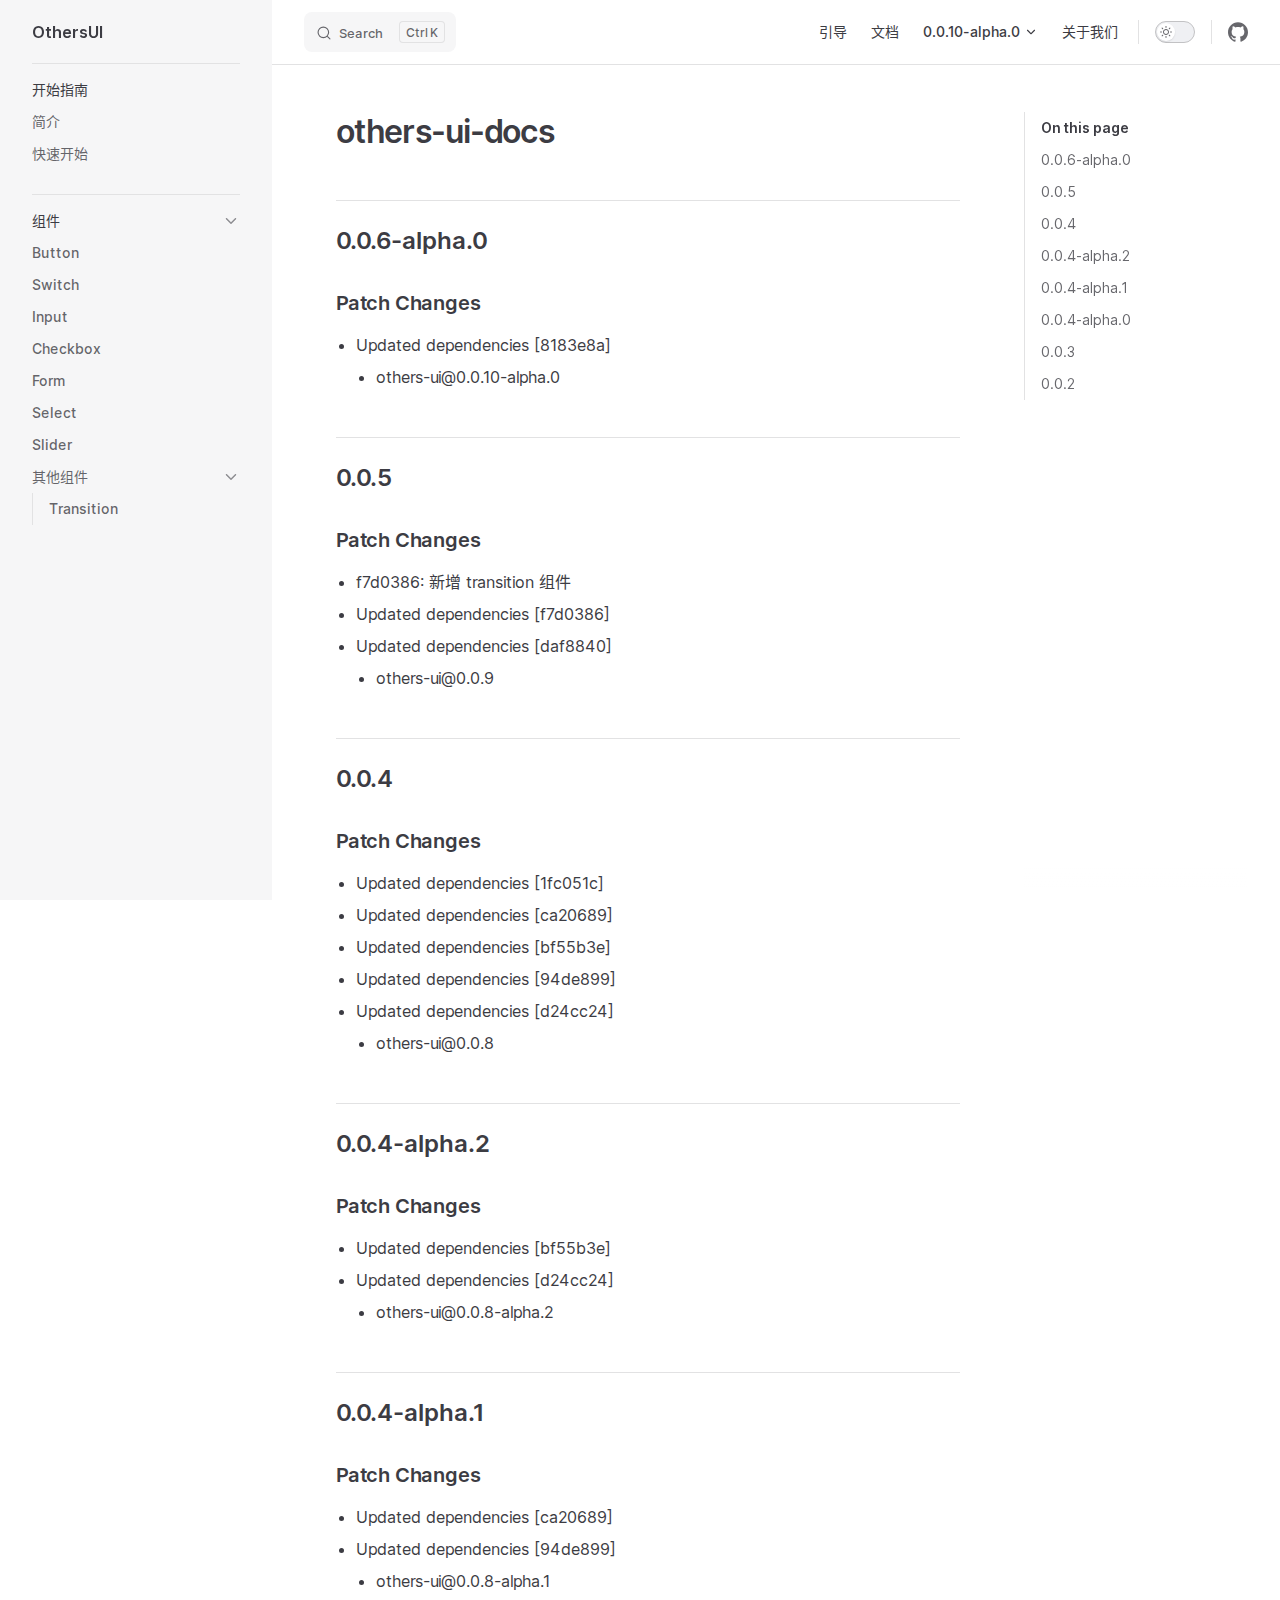
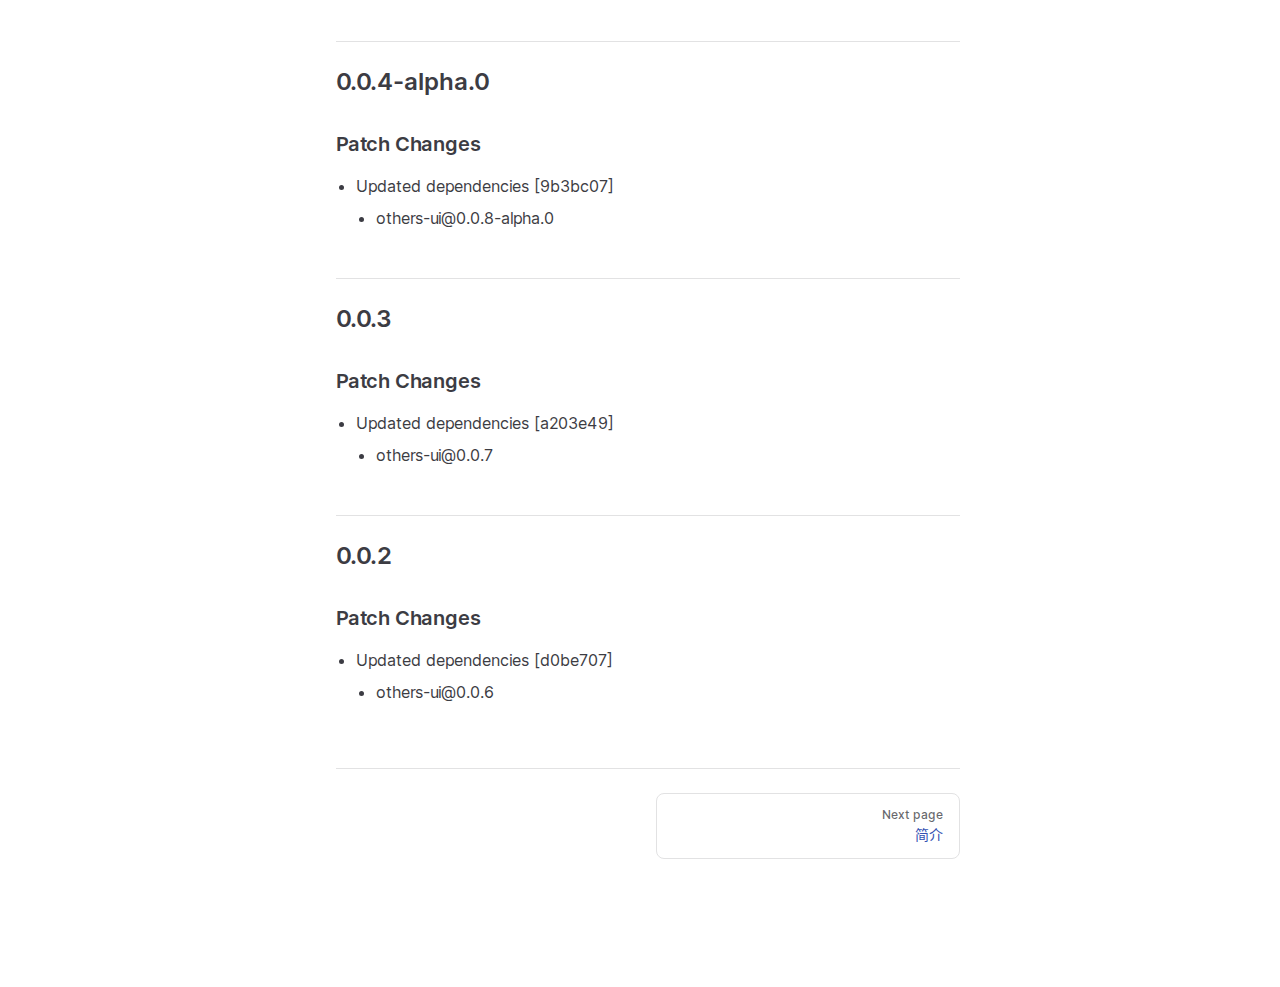
<file: docs/CHANGELOG.html>
<!DOCTYPE html>
<html lang="zh-CN" dir="ltr">
  <head>
    <meta charset="utf-8">
    <meta name="viewport" content="width=device-width,initial-scale=1">
    <title>others-ui-docs | OthersUI</title>
    <meta name="description" content="others-ui">
    <meta name="generator" content="VitePress v1.0.0-rc.39">
    <link rel="preload stylesheet" href="/docs/assets/style.THCC_UnW.css" as="style">
    
    <script type="module" src="/docs/assets/app.CPjdpGef.js"></script>
    <link rel="preload" href="/docs/assets/inter-roman-latin.bvIUbFQP.woff2" as="font" type="font/woff2" crossorigin="">
    <link rel="modulepreload" href="/docs/assets/chunks/framework.wGt_bbMe.js">
    <link rel="modulepreload" href="/docs/assets/chunks/theme.AyY0tN_U.js">
    <link rel="modulepreload" href="/docs/assets/CHANGELOG.md.O3KqADvC.lean.js">
    <script id="check-dark-mode">(()=>{const e=localStorage.getItem("vitepress-theme-appearance")||"auto",a=window.matchMedia("(prefers-color-scheme: dark)").matches;(!e||e==="auto"?a:e==="dark")&&document.documentElement.classList.add("dark")})();</script>
    <script id="check-mac-os">document.documentElement.classList.toggle("mac",/Mac|iPhone|iPod|iPad/i.test(navigator.platform));</script>
  </head>
  <body>
    <div id="app"><div class="Layout" data-v-9d733402><!--[--><!--]--><!--[--><span tabindex="-1" data-v-2d60c9ca></span><a href="#VPContent" class="VPSkipLink visually-hidden" data-v-2d60c9ca> Skip to content </a><!--]--><!----><header class="VPNav" data-v-9d733402 data-v-9ed9410e><div class="VPNavBar has-sidebar" data-v-9ed9410e data-v-111cf943><div class="wrapper" data-v-111cf943><div class="container" data-v-111cf943><div class="title" data-v-111cf943><div class="VPNavBarTitle has-sidebar" data-v-111cf943 data-v-0d305c84><a class="title" href="/docs/" data-v-0d305c84><!--[--><!--]--><!----><!--[-->OthersUI<!--]--><!--[--><!--]--></a></div></div><div class="content" data-v-111cf943><div class="content-body" data-v-111cf943><!--[--><!--]--><div class="VPNavBarSearch search" data-v-111cf943><!--[--><!----><div id="local-search"><button type="button" class="DocSearch DocSearch-Button" aria-label="Search"><span class="DocSearch-Button-Container"><svg class="DocSearch-Search-Icon" width="20" height="20" viewBox="0 0 20 20" aria-label="search icon"><path d="M14.386 14.386l4.0877 4.0877-4.0877-4.0877c-2.9418 2.9419-7.7115 2.9419-10.6533 0-2.9419-2.9418-2.9419-7.7115 0-10.6533 2.9418-2.9419 7.7115-2.9419 10.6533 0 2.9419 2.9418 2.9419 7.7115 0 10.6533z" stroke="currentColor" fill="none" fill-rule="evenodd" stroke-linecap="round" stroke-linejoin="round"></path></svg><span class="DocSearch-Button-Placeholder">Search</span></span><span class="DocSearch-Button-Keys"><kbd class="DocSearch-Button-Key"></kbd><kbd class="DocSearch-Button-Key">K</kbd></span></button></div><!--]--></div><nav aria-labelledby="main-nav-aria-label" class="VPNavBarMenu menu" data-v-111cf943 data-v-19a25a12><span id="main-nav-aria-label" class="visually-hidden" data-v-19a25a12>Main Navigation</span><!--[--><!--[--><a class="VPLink link VPNavBarMenuLink" href="/docs/before-start.html" tabindex="0" data-v-19a25a12 data-v-fac5fcc9><!--[--><span data-v-fac5fcc9>引导</span><!--]--></a><!--]--><!--[--><a class="VPLink link VPNavBarMenuLink" href="/docs/guide.html" tabindex="0" data-v-19a25a12 data-v-fac5fcc9><!--[--><span data-v-fac5fcc9>文档</span><!--]--></a><!--]--><!--[--><div class="VPFlyout VPNavBarMenuGroup" data-v-19a25a12 data-v-2dea9909><button type="button" class="button" aria-haspopup="true" aria-expanded="false" data-v-2dea9909><span class="text" data-v-2dea9909><!----><span data-v-2dea9909>0.0.10-alpha.0</span><svg xmlns="http://www.w3.org/2000/svg" aria-hidden="true" focusable="false" viewbox="0 0 24 24" class="text-icon" data-v-2dea9909><path d="M12,16c-0.3,0-0.5-0.1-0.7-0.3l-6-6c-0.4-0.4-0.4-1,0-1.4s1-0.4,1.4,0l5.3,5.3l5.3-5.3c0.4-0.4,1-0.4,1.4,0s0.4,1,0,1.4l-6,6C12.5,15.9,12.3,16,12,16z"></path></svg></span></button><div class="menu" data-v-2dea9909><div class="VPMenu" data-v-2dea9909 data-v-94a7ac15><div class="items" data-v-94a7ac15><!--[--><!--[--><div class="VPMenuLink" data-v-94a7ac15 data-v-dcd5b7ea><a class="VPLink link vp-external-link-icon" href="https://github.com/others-ui/others-ui/blob/main/packages/others-ui/CHANGELOG.md" target="_blank" rel="noreferrer" data-v-dcd5b7ea><!--[-->更新日志<!--]--></a></div><!--]--><!--[--><div class="VPMenuLink" data-v-94a7ac15 data-v-dcd5b7ea><a class="VPLink link vp-external-link-icon" href="https://www.npmjs.com/package/others-ui" target="_blank" rel="noreferrer" data-v-dcd5b7ea><!--[-->npm<!--]--></a></div><!--]--><!--]--></div><!--[--><!--]--></div></div></div><!--]--><!--[--><a class="VPLink link VPNavBarMenuLink" href="/docs/about.html" tabindex="0" data-v-19a25a12 data-v-fac5fcc9><!--[--><span data-v-fac5fcc9>关于我们</span><!--]--></a><!--]--><!--]--></nav><!----><div class="VPNavBarAppearance appearance" data-v-111cf943 data-v-25d8dccb><button class="VPSwitch VPSwitchAppearance" type="button" role="switch" title="Switch to dark theme" aria-checked="false" data-v-25d8dccb data-v-97db7747 data-v-dd3b874c><span class="check" data-v-dd3b874c><span class="icon" data-v-dd3b874c><!--[--><svg xmlns="http://www.w3.org/2000/svg" aria-hidden="true" focusable="false" viewbox="0 0 24 24" class="sun" data-v-97db7747><path d="M12,18c-3.3,0-6-2.7-6-6s2.7-6,6-6s6,2.7,6,6S15.3,18,12,18zM12,8c-2.2,0-4,1.8-4,4c0,2.2,1.8,4,4,4c2.2,0,4-1.8,4-4C16,9.8,14.2,8,12,8z"></path><path d="M12,4c-0.6,0-1-0.4-1-1V1c0-0.6,0.4-1,1-1s1,0.4,1,1v2C13,3.6,12.6,4,12,4z"></path><path d="M12,24c-0.6,0-1-0.4-1-1v-2c0-0.6,0.4-1,1-1s1,0.4,1,1v2C13,23.6,12.6,24,12,24z"></path><path d="M5.6,6.6c-0.3,0-0.5-0.1-0.7-0.3L3.5,4.9c-0.4-0.4-0.4-1,0-1.4s1-0.4,1.4,0l1.4,1.4c0.4,0.4,0.4,1,0,1.4C6.2,6.5,5.9,6.6,5.6,6.6z"></path><path d="M19.8,20.8c-0.3,0-0.5-0.1-0.7-0.3l-1.4-1.4c-0.4-0.4-0.4-1,0-1.4s1-0.4,1.4,0l1.4,1.4c0.4,0.4,0.4,1,0,1.4C20.3,20.7,20,20.8,19.8,20.8z"></path><path d="M3,13H1c-0.6,0-1-0.4-1-1s0.4-1,1-1h2c0.6,0,1,0.4,1,1S3.6,13,3,13z"></path><path d="M23,13h-2c-0.6,0-1-0.4-1-1s0.4-1,1-1h2c0.6,0,1,0.4,1,1S23.6,13,23,13z"></path><path d="M4.2,20.8c-0.3,0-0.5-0.1-0.7-0.3c-0.4-0.4-0.4-1,0-1.4l1.4-1.4c0.4-0.4,1-0.4,1.4,0s0.4,1,0,1.4l-1.4,1.4C4.7,20.7,4.5,20.8,4.2,20.8z"></path><path d="M18.4,6.6c-0.3,0-0.5-0.1-0.7-0.3c-0.4-0.4-0.4-1,0-1.4l1.4-1.4c0.4-0.4,1-0.4,1.4,0s0.4,1,0,1.4l-1.4,1.4C18.9,6.5,18.6,6.6,18.4,6.6z"></path></svg><svg xmlns="http://www.w3.org/2000/svg" aria-hidden="true" focusable="false" viewbox="0 0 24 24" class="moon" data-v-97db7747><path d="M12.1,22c-0.3,0-0.6,0-0.9,0c-5.5-0.5-9.5-5.4-9-10.9c0.4-4.8,4.2-8.6,9-9c0.4,0,0.8,0.2,1,0.5c0.2,0.3,0.2,0.8-0.1,1.1c-2,2.7-1.4,6.4,1.3,8.4c2.1,1.6,5,1.6,7.1,0c0.3-0.2,0.7-0.3,1.1-0.1c0.3,0.2,0.5,0.6,0.5,1c-0.2,2.7-1.5,5.1-3.6,6.8C16.6,21.2,14.4,22,12.1,22zM9.3,4.4c-2.9,1-5,3.6-5.2,6.8c-0.4,4.4,2.8,8.3,7.2,8.7c2.1,0.2,4.2-0.4,5.8-1.8c1.1-0.9,1.9-2.1,2.4-3.4c-2.5,0.9-5.3,0.5-7.5-1.1C9.2,11.4,8.1,7.7,9.3,4.4z"></path></svg><!--]--></span></span></button></div><div class="VPSocialLinks VPNavBarSocialLinks social-links" data-v-111cf943 data-v-dbbf6902 data-v-d7dd5a63><!--[--><a class="VPSocialLink no-icon" href="https://github.com/others-ui/others-ui" aria-label="github" target="_blank" rel="noopener" data-v-d7dd5a63 data-v-3709e407><svg role="img" viewBox="0 0 24 24" xmlns="http://www.w3.org/2000/svg"><title>GitHub</title><path d="M12 .297c-6.63 0-12 5.373-12 12 0 5.303 3.438 9.8 8.205 11.385.6.113.82-.258.82-.577 0-.285-.01-1.04-.015-2.04-3.338.724-4.042-1.61-4.042-1.61C4.422 18.07 3.633 17.7 3.633 17.7c-1.087-.744.084-.729.084-.729 1.205.084 1.838 1.236 1.838 1.236 1.07 1.835 2.809 1.305 3.495.998.108-.776.417-1.305.76-1.605-2.665-.3-5.466-1.332-5.466-5.93 0-1.31.465-2.38 1.235-3.22-.135-.303-.54-1.523.105-3.176 0 0 1.005-.322 3.3 1.23.96-.267 1.98-.399 3-.405 1.02.006 2.04.138 3 .405 2.28-1.552 3.285-1.23 3.285-1.23.645 1.653.24 2.873.12 3.176.765.84 1.23 1.91 1.23 3.22 0 4.61-2.805 5.625-5.475 5.92.42.36.81 1.096.81 2.22 0 1.606-.015 2.896-.015 3.286 0 .315.21.69.825.57C20.565 22.092 24 17.592 24 12.297c0-6.627-5.373-12-12-12"/></svg></a><!--]--></div><div class="VPFlyout VPNavBarExtra extra" data-v-111cf943 data-v-4585a48a data-v-2dea9909><button type="button" class="button" aria-haspopup="true" aria-expanded="false" aria-label="extra navigation" data-v-2dea9909><svg xmlns="http://www.w3.org/2000/svg" aria-hidden="true" focusable="false" viewbox="0 0 24 24" class="icon" data-v-2dea9909><circle cx="12" cy="12" r="2"></circle><circle cx="19" cy="12" r="2"></circle><circle cx="5" cy="12" r="2"></circle></svg></button><div class="menu" data-v-2dea9909><div class="VPMenu" data-v-2dea9909 data-v-94a7ac15><!----><!--[--><!--[--><!----><div class="group" data-v-4585a48a><div class="item appearance" data-v-4585a48a><p class="label" data-v-4585a48a>Appearance</p><div class="appearance-action" data-v-4585a48a><button class="VPSwitch VPSwitchAppearance" type="button" role="switch" title="Switch to dark theme" aria-checked="false" data-v-4585a48a data-v-97db7747 data-v-dd3b874c><span class="check" data-v-dd3b874c><span class="icon" data-v-dd3b874c><!--[--><svg xmlns="http://www.w3.org/2000/svg" aria-hidden="true" focusable="false" viewbox="0 0 24 24" class="sun" data-v-97db7747><path d="M12,18c-3.3,0-6-2.7-6-6s2.7-6,6-6s6,2.7,6,6S15.3,18,12,18zM12,8c-2.2,0-4,1.8-4,4c0,2.2,1.8,4,4,4c2.2,0,4-1.8,4-4C16,9.8,14.2,8,12,8z"></path><path d="M12,4c-0.6,0-1-0.4-1-1V1c0-0.6,0.4-1,1-1s1,0.4,1,1v2C13,3.6,12.6,4,12,4z"></path><path d="M12,24c-0.6,0-1-0.4-1-1v-2c0-0.6,0.4-1,1-1s1,0.4,1,1v2C13,23.6,12.6,24,12,24z"></path><path d="M5.6,6.6c-0.3,0-0.5-0.1-0.7-0.3L3.5,4.9c-0.4-0.4-0.4-1,0-1.4s1-0.4,1.4,0l1.4,1.4c0.4,0.4,0.4,1,0,1.4C6.2,6.5,5.9,6.6,5.6,6.6z"></path><path d="M19.8,20.8c-0.3,0-0.5-0.1-0.7-0.3l-1.4-1.4c-0.4-0.4-0.4-1,0-1.4s1-0.4,1.4,0l1.4,1.4c0.4,0.4,0.4,1,0,1.4C20.3,20.7,20,20.8,19.8,20.8z"></path><path d="M3,13H1c-0.6,0-1-0.4-1-1s0.4-1,1-1h2c0.6,0,1,0.4,1,1S3.6,13,3,13z"></path><path d="M23,13h-2c-0.6,0-1-0.4-1-1s0.4-1,1-1h2c0.6,0,1,0.4,1,1S23.6,13,23,13z"></path><path d="M4.2,20.8c-0.3,0-0.5-0.1-0.7-0.3c-0.4-0.4-0.4-1,0-1.4l1.4-1.4c0.4-0.4,1-0.4,1.4,0s0.4,1,0,1.4l-1.4,1.4C4.7,20.7,4.5,20.8,4.2,20.8z"></path><path d="M18.4,6.6c-0.3,0-0.5-0.1-0.7-0.3c-0.4-0.4-0.4-1,0-1.4l1.4-1.4c0.4-0.4,1-0.4,1.4,0s0.4,1,0,1.4l-1.4,1.4C18.9,6.5,18.6,6.6,18.4,6.6z"></path></svg><svg xmlns="http://www.w3.org/2000/svg" aria-hidden="true" focusable="false" viewbox="0 0 24 24" class="moon" data-v-97db7747><path d="M12.1,22c-0.3,0-0.6,0-0.9,0c-5.5-0.5-9.5-5.4-9-10.9c0.4-4.8,4.2-8.6,9-9c0.4,0,0.8,0.2,1,0.5c0.2,0.3,0.2,0.8-0.1,1.1c-2,2.7-1.4,6.4,1.3,8.4c2.1,1.6,5,1.6,7.1,0c0.3-0.2,0.7-0.3,1.1-0.1c0.3,0.2,0.5,0.6,0.5,1c-0.2,2.7-1.5,5.1-3.6,6.8C16.6,21.2,14.4,22,12.1,22zM9.3,4.4c-2.9,1-5,3.6-5.2,6.8c-0.4,4.4,2.8,8.3,7.2,8.7c2.1,0.2,4.2-0.4,5.8-1.8c1.1-0.9,1.9-2.1,2.4-3.4c-2.5,0.9-5.3,0.5-7.5-1.1C9.2,11.4,8.1,7.7,9.3,4.4z"></path></svg><!--]--></span></span></button></div></div></div><div class="group" data-v-4585a48a><div class="item social-links" data-v-4585a48a><div class="VPSocialLinks social-links-list" data-v-4585a48a data-v-d7dd5a63><!--[--><a class="VPSocialLink no-icon" href="https://github.com/others-ui/others-ui" aria-label="github" target="_blank" rel="noopener" data-v-d7dd5a63 data-v-3709e407><svg role="img" viewBox="0 0 24 24" xmlns="http://www.w3.org/2000/svg"><title>GitHub</title><path d="M12 .297c-6.63 0-12 5.373-12 12 0 5.303 3.438 9.8 8.205 11.385.6.113.82-.258.82-.577 0-.285-.01-1.04-.015-2.04-3.338.724-4.042-1.61-4.042-1.61C4.422 18.07 3.633 17.7 3.633 17.7c-1.087-.744.084-.729.084-.729 1.205.084 1.838 1.236 1.838 1.236 1.07 1.835 2.809 1.305 3.495.998.108-.776.417-1.305.76-1.605-2.665-.3-5.466-1.332-5.466-5.93 0-1.31.465-2.38 1.235-3.22-.135-.303-.54-1.523.105-3.176 0 0 1.005-.322 3.3 1.23.96-.267 1.98-.399 3-.405 1.02.006 2.04.138 3 .405 2.28-1.552 3.285-1.23 3.285-1.23.645 1.653.24 2.873.12 3.176.765.84 1.23 1.91 1.23 3.22 0 4.61-2.805 5.625-5.475 5.92.42.36.81 1.096.81 2.22 0 1.606-.015 2.896-.015 3.286 0 .315.21.69.825.57C20.565 22.092 24 17.592 24 12.297c0-6.627-5.373-12-12-12"/></svg></a><!--]--></div></div></div><!--]--><!--]--></div></div></div><!--[--><!--]--><button type="button" class="VPNavBarHamburger hamburger" aria-label="mobile navigation" aria-expanded="false" aria-controls="VPNavScreen" data-v-111cf943 data-v-85120192><span class="container" data-v-85120192><span class="top" data-v-85120192></span><span class="middle" data-v-85120192></span><span class="bottom" data-v-85120192></span></span></button></div></div></div></div><div class="divider" data-v-111cf943><div class="divider-line" data-v-111cf943></div></div></div><!----></header><div class="VPLocalNav has-sidebar empty" data-v-9d733402 data-v-889beffb><div class="container" data-v-889beffb><button class="menu" aria-expanded="false" aria-controls="VPSidebarNav" data-v-889beffb><svg xmlns="http://www.w3.org/2000/svg" aria-hidden="true" focusable="false" viewbox="0 0 24 24" class="menu-icon" data-v-889beffb><path d="M17,11H3c-0.6,0-1-0.4-1-1s0.4-1,1-1h14c0.6,0,1,0.4,1,1S17.6,11,17,11z"></path><path d="M21,7H3C2.4,7,2,6.6,2,6s0.4-1,1-1h18c0.6,0,1,0.4,1,1S21.6,7,21,7z"></path><path d="M21,15H3c-0.6,0-1-0.4-1-1s0.4-1,1-1h18c0.6,0,1,0.4,1,1S21.6,15,21,15z"></path><path d="M17,19H3c-0.6,0-1-0.4-1-1s0.4-1,1-1h14c0.6,0,1,0.4,1,1S17.6,19,17,19z"></path></svg><span class="menu-text" data-v-889beffb>Menu</span></button><div class="VPLocalNavOutlineDropdown" style="--vp-vh:0px;" data-v-889beffb data-v-fe15514d><button data-v-fe15514d>Return to top</button><!----></div></div></div><aside class="VPSidebar" data-v-9d733402 data-v-e77872a5><div class="curtain" data-v-e77872a5></div><nav class="nav" id="VPSidebarNav" aria-labelledby="sidebar-aria-label" tabindex="-1" data-v-e77872a5><span class="visually-hidden" id="sidebar-aria-label" data-v-e77872a5> Sidebar Navigation </span><!--[--><!--]--><!--[--><div class="group" data-v-e77872a5><section class="VPSidebarItem level-0" data-v-e77872a5 data-v-2f8ec882><div class="item" role="button" tabindex="0" data-v-2f8ec882><div class="indicator" data-v-2f8ec882></div><h2 class="text" data-v-2f8ec882>开始指南</h2><!----></div><div class="items" data-v-2f8ec882><!--[--><div class="VPSidebarItem level-1 is-link" data-v-2f8ec882 data-v-2f8ec882><div class="item" data-v-2f8ec882><div class="indicator" data-v-2f8ec882></div><a class="VPLink link link" href="/docs/before-start.html" data-v-2f8ec882><!--[--><p class="text" data-v-2f8ec882>简介</p><!--]--></a><!----></div><!----></div><div class="VPSidebarItem level-1 is-link" data-v-2f8ec882 data-v-2f8ec882><div class="item" data-v-2f8ec882><div class="indicator" data-v-2f8ec882></div><a class="VPLink link link" href="/docs/guide.html" data-v-2f8ec882><!--[--><p class="text" data-v-2f8ec882>快速开始</p><!--]--></a><!----></div><!----></div><!--]--></div></section></div><div class="group" data-v-e77872a5><section class="VPSidebarItem level-0 collapsible" data-v-e77872a5 data-v-2f8ec882><div class="item" role="button" tabindex="0" data-v-2f8ec882><div class="indicator" data-v-2f8ec882></div><h2 class="text" data-v-2f8ec882>组件</h2><div class="caret" role="button" aria-label="toggle section" tabindex="0" data-v-2f8ec882><svg xmlns="http://www.w3.org/2000/svg" aria-hidden="true" focusable="false" viewbox="0 0 24 24" class="caret-icon" data-v-2f8ec882><path d="M9,19c-0.3,0-0.5-0.1-0.7-0.3c-0.4-0.4-0.4-1,0-1.4l5.3-5.3L8.3,6.7c-0.4-0.4-0.4-1,0-1.4s1-0.4,1.4,0l6,6c0.4,0.4,0.4,1,0,1.4l-6,6C9.5,18.9,9.3,19,9,19z"></path></svg></div></div><div class="items" data-v-2f8ec882><!--[--><div class="VPSidebarItem level-1 is-link" data-v-2f8ec882 data-v-2f8ec882><div class="item" data-v-2f8ec882><div class="indicator" data-v-2f8ec882></div><a class="VPLink link link" href="/docs/components/button.html" data-v-2f8ec882><!--[--><p class="text" data-v-2f8ec882>Button</p><!--]--></a><!----></div><!----></div><div class="VPSidebarItem level-1 is-link" data-v-2f8ec882 data-v-2f8ec882><div class="item" data-v-2f8ec882><div class="indicator" data-v-2f8ec882></div><a class="VPLink link link" href="/docs/components/switch.html" data-v-2f8ec882><!--[--><p class="text" data-v-2f8ec882>Switch</p><!--]--></a><!----></div><!----></div><div class="VPSidebarItem level-1 is-link" data-v-2f8ec882 data-v-2f8ec882><div class="item" data-v-2f8ec882><div class="indicator" data-v-2f8ec882></div><a class="VPLink link link" href="/docs/components/input.html" data-v-2f8ec882><!--[--><p class="text" data-v-2f8ec882>Input</p><!--]--></a><!----></div><!----></div><div class="VPSidebarItem level-1 is-link" data-v-2f8ec882 data-v-2f8ec882><div class="item" data-v-2f8ec882><div class="indicator" data-v-2f8ec882></div><a class="VPLink link link" href="/docs/components/checkbox.html" data-v-2f8ec882><!--[--><p class="text" data-v-2f8ec882>Checkbox</p><!--]--></a><!----></div><!----></div><div class="VPSidebarItem level-1 is-link" data-v-2f8ec882 data-v-2f8ec882><div class="item" data-v-2f8ec882><div class="indicator" data-v-2f8ec882></div><a class="VPLink link link" href="/docs/components/form.html" data-v-2f8ec882><!--[--><p class="text" data-v-2f8ec882>Form</p><!--]--></a><!----></div><!----></div><div class="VPSidebarItem level-1 is-link" data-v-2f8ec882 data-v-2f8ec882><div class="item" data-v-2f8ec882><div class="indicator" data-v-2f8ec882></div><a class="VPLink link link" href="/docs/components/select.html" data-v-2f8ec882><!--[--><p class="text" data-v-2f8ec882>Select</p><!--]--></a><!----></div><!----></div><div class="VPSidebarItem level-1 is-link" data-v-2f8ec882 data-v-2f8ec882><div class="item" data-v-2f8ec882><div class="indicator" data-v-2f8ec882></div><a class="VPLink link link" href="/docs/components/slider.html" data-v-2f8ec882><!--[--><p class="text" data-v-2f8ec882>Slider</p><!--]--></a><!----></div><!----></div><section class="VPSidebarItem level-1 collapsible" data-v-2f8ec882 data-v-2f8ec882><div class="item" role="button" tabindex="0" data-v-2f8ec882><div class="indicator" data-v-2f8ec882></div><h3 class="text" data-v-2f8ec882>其他组件</h3><div class="caret" role="button" aria-label="toggle section" tabindex="0" data-v-2f8ec882><svg xmlns="http://www.w3.org/2000/svg" aria-hidden="true" focusable="false" viewbox="0 0 24 24" class="caret-icon" data-v-2f8ec882><path d="M9,19c-0.3,0-0.5-0.1-0.7-0.3c-0.4-0.4-0.4-1,0-1.4l5.3-5.3L8.3,6.7c-0.4-0.4-0.4-1,0-1.4s1-0.4,1.4,0l6,6c0.4,0.4,0.4,1,0,1.4l-6,6C9.5,18.9,9.3,19,9,19z"></path></svg></div></div><div class="items" data-v-2f8ec882><!--[--><div class="VPSidebarItem level-2 is-link" data-v-2f8ec882 data-v-2f8ec882><div class="item" data-v-2f8ec882><div class="indicator" data-v-2f8ec882></div><a class="VPLink link link" href="/docs/components/transition.html" data-v-2f8ec882><!--[--><p class="text" data-v-2f8ec882>Transition</p><!--]--></a><!----></div><!----></div><!--]--></div></section><!--]--></div></section></div><!--]--><!--[--><!--]--></nav></aside><div class="VPContent has-sidebar" id="VPContent" data-v-9d733402 data-v-b87d9de3><div class="VPDoc has-sidebar has-aside" data-v-b87d9de3 data-v-30fbb6ec><!--[--><!--]--><div class="container" data-v-30fbb6ec><div class="aside" data-v-30fbb6ec><div class="aside-curtain" data-v-30fbb6ec></div><div class="aside-container" data-v-30fbb6ec><div class="aside-content" data-v-30fbb6ec><div class="VPDocAside" data-v-30fbb6ec data-v-bb1eb68e><!--[--><!--]--><!--[--><!--]--><div class="VPDocAsideOutline" role="navigation" data-v-bb1eb68e data-v-207236d0><div class="content" data-v-207236d0><div class="outline-marker" data-v-207236d0></div><div class="outline-title" role="heading" aria-level="2" data-v-207236d0>On this page</div><nav aria-labelledby="doc-outline-aria-label" data-v-207236d0><span class="visually-hidden" id="doc-outline-aria-label" data-v-207236d0> Table of Contents for current page </span><ul class="VPDocOutlineItem root" data-v-207236d0 data-v-93594584><!--[--><!--]--></ul></nav></div></div><!--[--><!--]--><div class="spacer" data-v-bb1eb68e></div><!--[--><!--]--><!----><!--[--><!--]--><!--[--><!--]--></div></div></div></div><div class="content" data-v-30fbb6ec><div class="content-container" data-v-30fbb6ec><!--[--><!--]--><main class="main" data-v-30fbb6ec><div style="position:relative;" class="vp-doc _docs_CHANGELOG" data-v-30fbb6ec><div><h1 id="others-ui-docs" tabindex="-1">others-ui-docs <a class="header-anchor" href="#others-ui-docs" aria-label="Permalink to &quot;others-ui-docs&quot;">​</a></h1><h2 id="_0-0-6-alpha-0" tabindex="-1">0.0.6-alpha.0 <a class="header-anchor" href="#_0-0-6-alpha-0" aria-label="Permalink to &quot;0.0.6-alpha.0&quot;">​</a></h2><h3 id="patch-changes" tabindex="-1">Patch Changes <a class="header-anchor" href="#patch-changes" aria-label="Permalink to &quot;Patch Changes&quot;">​</a></h3><ul><li>Updated dependencies [8183e8a] <ul><li>others-ui@0.0.10-alpha.0</li></ul></li></ul><h2 id="_0-0-5" tabindex="-1">0.0.5 <a class="header-anchor" href="#_0-0-5" aria-label="Permalink to &quot;0.0.5&quot;">​</a></h2><h3 id="patch-changes-1" tabindex="-1">Patch Changes <a class="header-anchor" href="#patch-changes-1" aria-label="Permalink to &quot;Patch Changes&quot;">​</a></h3><ul><li>f7d0386: 新增 transition 组件</li><li>Updated dependencies [f7d0386]</li><li>Updated dependencies [daf8840] <ul><li>others-ui@0.0.9</li></ul></li></ul><h2 id="_0-0-4" tabindex="-1">0.0.4 <a class="header-anchor" href="#_0-0-4" aria-label="Permalink to &quot;0.0.4&quot;">​</a></h2><h3 id="patch-changes-2" tabindex="-1">Patch Changes <a class="header-anchor" href="#patch-changes-2" aria-label="Permalink to &quot;Patch Changes&quot;">​</a></h3><ul><li>Updated dependencies [1fc051c]</li><li>Updated dependencies [ca20689]</li><li>Updated dependencies [bf55b3e]</li><li>Updated dependencies [94de899]</li><li>Updated dependencies [d24cc24] <ul><li>others-ui@0.0.8</li></ul></li></ul><h2 id="_0-0-4-alpha-2" tabindex="-1">0.0.4-alpha.2 <a class="header-anchor" href="#_0-0-4-alpha-2" aria-label="Permalink to &quot;0.0.4-alpha.2&quot;">​</a></h2><h3 id="patch-changes-3" tabindex="-1">Patch Changes <a class="header-anchor" href="#patch-changes-3" aria-label="Permalink to &quot;Patch Changes&quot;">​</a></h3><ul><li>Updated dependencies [bf55b3e]</li><li>Updated dependencies [d24cc24] <ul><li>others-ui@0.0.8-alpha.2</li></ul></li></ul><h2 id="_0-0-4-alpha-1" tabindex="-1">0.0.4-alpha.1 <a class="header-anchor" href="#_0-0-4-alpha-1" aria-label="Permalink to &quot;0.0.4-alpha.1&quot;">​</a></h2><h3 id="patch-changes-4" tabindex="-1">Patch Changes <a class="header-anchor" href="#patch-changes-4" aria-label="Permalink to &quot;Patch Changes&quot;">​</a></h3><ul><li>Updated dependencies [ca20689]</li><li>Updated dependencies [94de899] <ul><li>others-ui@0.0.8-alpha.1</li></ul></li></ul><h2 id="_0-0-4-alpha-0" tabindex="-1">0.0.4-alpha.0 <a class="header-anchor" href="#_0-0-4-alpha-0" aria-label="Permalink to &quot;0.0.4-alpha.0&quot;">​</a></h2><h3 id="patch-changes-5" tabindex="-1">Patch Changes <a class="header-anchor" href="#patch-changes-5" aria-label="Permalink to &quot;Patch Changes&quot;">​</a></h3><ul><li>Updated dependencies [9b3bc07] <ul><li>others-ui@0.0.8-alpha.0</li></ul></li></ul><h2 id="_0-0-3" tabindex="-1">0.0.3 <a class="header-anchor" href="#_0-0-3" aria-label="Permalink to &quot;0.0.3&quot;">​</a></h2><h3 id="patch-changes-6" tabindex="-1">Patch Changes <a class="header-anchor" href="#patch-changes-6" aria-label="Permalink to &quot;Patch Changes&quot;">​</a></h3><ul><li>Updated dependencies [a203e49] <ul><li>others-ui@0.0.7</li></ul></li></ul><h2 id="_0-0-2" tabindex="-1">0.0.2 <a class="header-anchor" href="#_0-0-2" aria-label="Permalink to &quot;0.0.2&quot;">​</a></h2><h3 id="patch-changes-7" tabindex="-1">Patch Changes <a class="header-anchor" href="#patch-changes-7" aria-label="Permalink to &quot;Patch Changes&quot;">​</a></h3><ul><li>Updated dependencies [d0be707] <ul><li>others-ui@0.0.6</li></ul></li></ul></div></div></main><footer class="VPDocFooter" data-v-30fbb6ec data-v-958d153e><!--[--><!--]--><!----><nav class="prev-next" data-v-958d153e><div class="pager" data-v-958d153e><!----></div><div class="pager" data-v-958d153e><a class="VPLink link pager-link next" href="/docs/before-start.html" data-v-958d153e><!--[--><span class="desc" data-v-958d153e>Next page</span><span class="title" data-v-958d153e>简介</span><!--]--></a></div></nav></footer><!--[--><!--]--></div></div></div><!--[--><!--]--></div></div><!----><!--[--><!--]--></div></div>
    <script>window.__VP_HASH_MAP__=JSON.parse("{\"index.md\":\"hrQSHl96\",\"components_switch.md\":\"sOqoPssN\",\"before-start.md\":\"m77DuCdD\",\"components_select.md\":\"GbrxOsBr\",\"components_button.md\":\"PFH7C3w3\",\"components_input.md\":\"yzUqLn5O\",\"guide.md\":\"0YwaNzfp\",\"about.md\":\"p6S-Z4nY\",\"components_checkbox.md\":\"YpjcGm8H\",\"components_slider.md\":\"RTpXc43C\",\"changelog.md\":\"O3KqADvC\",\"components_form.md\":\"WSoXFPzj\",\"components_transition.md\":\"C3eWMaDr\",\"readme.md\":\"tz5qmSnG\"}");window.__VP_SITE_DATA__=JSON.parse("{\"lang\":\"zh-CN\",\"dir\":\"ltr\",\"title\":\"OthersUI\",\"description\":\"others-ui\",\"base\":\"/docs/\",\"head\":[],\"router\":{\"prefetchLinks\":true},\"appearance\":true,\"themeConfig\":{\"nav\":[{\"text\":\"引导\",\"link\":\"/before-start\"},{\"text\":\"文档\",\"link\":\"/guide\"},{\"text\":\"0.0.10-alpha.0\",\"items\":[{\"text\":\"更新日志\",\"link\":\"https://github.com/others-ui/others-ui/blob/main/packages/others-ui/CHANGELOG.md\"},{\"text\":\"npm\",\"link\":\"https://www.npmjs.com/package/others-ui\"}]},{\"text\":\"关于我们\",\"link\":\"/about\"}],\"sidebar\":[{\"text\":\"开始指南\",\"items\":[{\"text\":\"简介\",\"link\":\"/before-start\"},{\"text\":\"快速开始\",\"link\":\"/guide\"}]},{\"text\":\"组件\",\"collapsed\":false,\"items\":[{\"text\":\"Button\",\"link\":\"/components/button\"},{\"text\":\"Switch\",\"link\":\"/components/switch\"},{\"text\":\"Input\",\"link\":\"/components/input\"},{\"text\":\"Checkbox\",\"link\":\"/components/checkbox\"},{\"text\":\"Form\",\"link\":\"/components/form\"},{\"text\":\"Select\",\"link\":\"/components/select\"},{\"text\":\"Slider\",\"link\":\"/components/slider\"},{\"text\":\"其他组件\",\"collapsed\":false,\"items\":[{\"text\":\"Transition\",\"link\":\"/components/transition\"}]}]}],\"socialLinks\":[{\"icon\":\"github\",\"link\":\"https://github.com/others-ui/others-ui\"}],\"search\":{\"provider\":\"local\"}},\"locales\":{},\"scrollOffset\":134,\"cleanUrls\":false}");</script>
    
  </body>
</html>
</file>
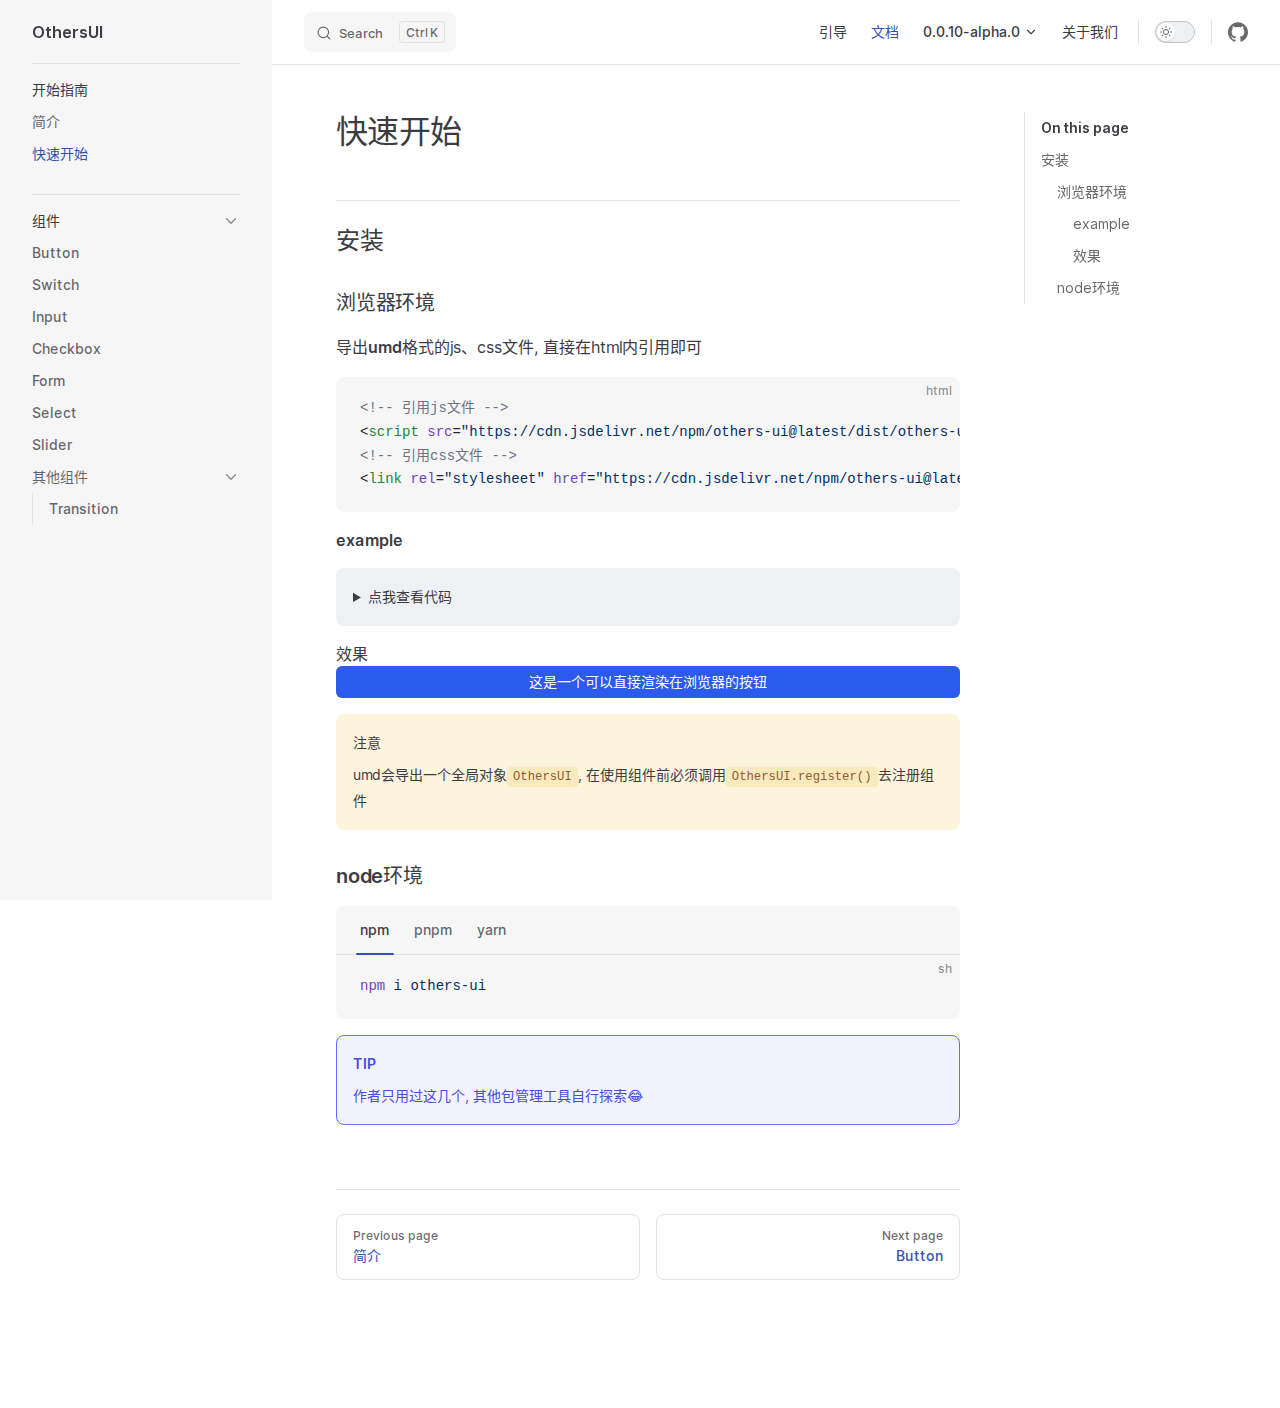
<file: docs/guide.html>
<!DOCTYPE html>
<html lang="zh-CN" dir="ltr">
  <head>
    <meta charset="utf-8">
    <meta name="viewport" content="width=device-width,initial-scale=1">
    <title>快速开始 | OthersUI</title>
    <meta name="description" content="others-ui">
    <meta name="generator" content="VitePress v1.0.0-rc.39">
    <link rel="preload stylesheet" href="/docs/assets/style.THCC_UnW.css" as="style">
    
    <script type="module" src="/docs/assets/app.CPjdpGef.js"></script>
    <link rel="preload" href="/docs/assets/inter-roman-latin.bvIUbFQP.woff2" as="font" type="font/woff2" crossorigin="">
    <link rel="modulepreload" href="/docs/assets/chunks/framework.wGt_bbMe.js">
    <link rel="modulepreload" href="/docs/assets/chunks/theme.AyY0tN_U.js">
    <link rel="modulepreload" href="/docs/assets/guide.md.0YwaNzfp.lean.js">
    <script id="check-dark-mode">(()=>{const e=localStorage.getItem("vitepress-theme-appearance")||"auto",a=window.matchMedia("(prefers-color-scheme: dark)").matches;(!e||e==="auto"?a:e==="dark")&&document.documentElement.classList.add("dark")})();</script>
    <script id="check-mac-os">document.documentElement.classList.toggle("mac",/Mac|iPhone|iPod|iPad/i.test(navigator.platform));</script>
  </head>
  <body>
    <div id="app"><div class="Layout" data-v-9d733402><!--[--><!--]--><!--[--><span tabindex="-1" data-v-2d60c9ca></span><a href="#VPContent" class="VPSkipLink visually-hidden" data-v-2d60c9ca> Skip to content </a><!--]--><!----><header class="VPNav" data-v-9d733402 data-v-9ed9410e><div class="VPNavBar has-sidebar" data-v-9ed9410e data-v-111cf943><div class="wrapper" data-v-111cf943><div class="container" data-v-111cf943><div class="title" data-v-111cf943><div class="VPNavBarTitle has-sidebar" data-v-111cf943 data-v-0d305c84><a class="title" href="/docs/" data-v-0d305c84><!--[--><!--]--><!----><!--[-->OthersUI<!--]--><!--[--><!--]--></a></div></div><div class="content" data-v-111cf943><div class="content-body" data-v-111cf943><!--[--><!--]--><div class="VPNavBarSearch search" data-v-111cf943><!--[--><!----><div id="local-search"><button type="button" class="DocSearch DocSearch-Button" aria-label="Search"><span class="DocSearch-Button-Container"><svg class="DocSearch-Search-Icon" width="20" height="20" viewBox="0 0 20 20" aria-label="search icon"><path d="M14.386 14.386l4.0877 4.0877-4.0877-4.0877c-2.9418 2.9419-7.7115 2.9419-10.6533 0-2.9419-2.9418-2.9419-7.7115 0-10.6533 2.9418-2.9419 7.7115-2.9419 10.6533 0 2.9419 2.9418 2.9419 7.7115 0 10.6533z" stroke="currentColor" fill="none" fill-rule="evenodd" stroke-linecap="round" stroke-linejoin="round"></path></svg><span class="DocSearch-Button-Placeholder">Search</span></span><span class="DocSearch-Button-Keys"><kbd class="DocSearch-Button-Key"></kbd><kbd class="DocSearch-Button-Key">K</kbd></span></button></div><!--]--></div><nav aria-labelledby="main-nav-aria-label" class="VPNavBarMenu menu" data-v-111cf943 data-v-19a25a12><span id="main-nav-aria-label" class="visually-hidden" data-v-19a25a12>Main Navigation</span><!--[--><!--[--><a class="VPLink link VPNavBarMenuLink" href="/docs/before-start.html" tabindex="0" data-v-19a25a12 data-v-fac5fcc9><!--[--><span data-v-fac5fcc9>引导</span><!--]--></a><!--]--><!--[--><a class="VPLink link VPNavBarMenuLink active" href="/docs/guide.html" tabindex="0" data-v-19a25a12 data-v-fac5fcc9><!--[--><span data-v-fac5fcc9>文档</span><!--]--></a><!--]--><!--[--><div class="VPFlyout VPNavBarMenuGroup" data-v-19a25a12 data-v-2dea9909><button type="button" class="button" aria-haspopup="true" aria-expanded="false" data-v-2dea9909><span class="text" data-v-2dea9909><!----><span data-v-2dea9909>0.0.10-alpha.0</span><svg xmlns="http://www.w3.org/2000/svg" aria-hidden="true" focusable="false" viewbox="0 0 24 24" class="text-icon" data-v-2dea9909><path d="M12,16c-0.3,0-0.5-0.1-0.7-0.3l-6-6c-0.4-0.4-0.4-1,0-1.4s1-0.4,1.4,0l5.3,5.3l5.3-5.3c0.4-0.4,1-0.4,1.4,0s0.4,1,0,1.4l-6,6C12.5,15.9,12.3,16,12,16z"></path></svg></span></button><div class="menu" data-v-2dea9909><div class="VPMenu" data-v-2dea9909 data-v-94a7ac15><div class="items" data-v-94a7ac15><!--[--><!--[--><div class="VPMenuLink" data-v-94a7ac15 data-v-dcd5b7ea><a class="VPLink link vp-external-link-icon" href="https://github.com/others-ui/others-ui/blob/main/packages/others-ui/CHANGELOG.md" target="_blank" rel="noreferrer" data-v-dcd5b7ea><!--[-->更新日志<!--]--></a></div><!--]--><!--[--><div class="VPMenuLink" data-v-94a7ac15 data-v-dcd5b7ea><a class="VPLink link vp-external-link-icon" href="https://www.npmjs.com/package/others-ui" target="_blank" rel="noreferrer" data-v-dcd5b7ea><!--[-->npm<!--]--></a></div><!--]--><!--]--></div><!--[--><!--]--></div></div></div><!--]--><!--[--><a class="VPLink link VPNavBarMenuLink" href="/docs/about.html" tabindex="0" data-v-19a25a12 data-v-fac5fcc9><!--[--><span data-v-fac5fcc9>关于我们</span><!--]--></a><!--]--><!--]--></nav><!----><div class="VPNavBarAppearance appearance" data-v-111cf943 data-v-25d8dccb><button class="VPSwitch VPSwitchAppearance" type="button" role="switch" title="Switch to dark theme" aria-checked="false" data-v-25d8dccb data-v-97db7747 data-v-dd3b874c><span class="check" data-v-dd3b874c><span class="icon" data-v-dd3b874c><!--[--><svg xmlns="http://www.w3.org/2000/svg" aria-hidden="true" focusable="false" viewbox="0 0 24 24" class="sun" data-v-97db7747><path d="M12,18c-3.3,0-6-2.7-6-6s2.7-6,6-6s6,2.7,6,6S15.3,18,12,18zM12,8c-2.2,0-4,1.8-4,4c0,2.2,1.8,4,4,4c2.2,0,4-1.8,4-4C16,9.8,14.2,8,12,8z"></path><path d="M12,4c-0.6,0-1-0.4-1-1V1c0-0.6,0.4-1,1-1s1,0.4,1,1v2C13,3.6,12.6,4,12,4z"></path><path d="M12,24c-0.6,0-1-0.4-1-1v-2c0-0.6,0.4-1,1-1s1,0.4,1,1v2C13,23.6,12.6,24,12,24z"></path><path d="M5.6,6.6c-0.3,0-0.5-0.1-0.7-0.3L3.5,4.9c-0.4-0.4-0.4-1,0-1.4s1-0.4,1.4,0l1.4,1.4c0.4,0.4,0.4,1,0,1.4C6.2,6.5,5.9,6.6,5.6,6.6z"></path><path d="M19.8,20.8c-0.3,0-0.5-0.1-0.7-0.3l-1.4-1.4c-0.4-0.4-0.4-1,0-1.4s1-0.4,1.4,0l1.4,1.4c0.4,0.4,0.4,1,0,1.4C20.3,20.7,20,20.8,19.8,20.8z"></path><path d="M3,13H1c-0.6,0-1-0.4-1-1s0.4-1,1-1h2c0.6,0,1,0.4,1,1S3.6,13,3,13z"></path><path d="M23,13h-2c-0.6,0-1-0.4-1-1s0.4-1,1-1h2c0.6,0,1,0.4,1,1S23.6,13,23,13z"></path><path d="M4.2,20.8c-0.3,0-0.5-0.1-0.7-0.3c-0.4-0.4-0.4-1,0-1.4l1.4-1.4c0.4-0.4,1-0.4,1.4,0s0.4,1,0,1.4l-1.4,1.4C4.7,20.7,4.5,20.8,4.2,20.8z"></path><path d="M18.4,6.6c-0.3,0-0.5-0.1-0.7-0.3c-0.4-0.4-0.4-1,0-1.4l1.4-1.4c0.4-0.4,1-0.4,1.4,0s0.4,1,0,1.4l-1.4,1.4C18.9,6.5,18.6,6.6,18.4,6.6z"></path></svg><svg xmlns="http://www.w3.org/2000/svg" aria-hidden="true" focusable="false" viewbox="0 0 24 24" class="moon" data-v-97db7747><path d="M12.1,22c-0.3,0-0.6,0-0.9,0c-5.5-0.5-9.5-5.4-9-10.9c0.4-4.8,4.2-8.6,9-9c0.4,0,0.8,0.2,1,0.5c0.2,0.3,0.2,0.8-0.1,1.1c-2,2.7-1.4,6.4,1.3,8.4c2.1,1.6,5,1.6,7.1,0c0.3-0.2,0.7-0.3,1.1-0.1c0.3,0.2,0.5,0.6,0.5,1c-0.2,2.7-1.5,5.1-3.6,6.8C16.6,21.2,14.4,22,12.1,22zM9.3,4.4c-2.9,1-5,3.6-5.2,6.8c-0.4,4.4,2.8,8.3,7.2,8.7c2.1,0.2,4.2-0.4,5.8-1.8c1.1-0.9,1.9-2.1,2.4-3.4c-2.5,0.9-5.3,0.5-7.5-1.1C9.2,11.4,8.1,7.7,9.3,4.4z"></path></svg><!--]--></span></span></button></div><div class="VPSocialLinks VPNavBarSocialLinks social-links" data-v-111cf943 data-v-dbbf6902 data-v-d7dd5a63><!--[--><a class="VPSocialLink no-icon" href="https://github.com/others-ui/others-ui" aria-label="github" target="_blank" rel="noopener" data-v-d7dd5a63 data-v-3709e407><svg role="img" viewBox="0 0 24 24" xmlns="http://www.w3.org/2000/svg"><title>GitHub</title><path d="M12 .297c-6.63 0-12 5.373-12 12 0 5.303 3.438 9.8 8.205 11.385.6.113.82-.258.82-.577 0-.285-.01-1.04-.015-2.04-3.338.724-4.042-1.61-4.042-1.61C4.422 18.07 3.633 17.7 3.633 17.7c-1.087-.744.084-.729.084-.729 1.205.084 1.838 1.236 1.838 1.236 1.07 1.835 2.809 1.305 3.495.998.108-.776.417-1.305.76-1.605-2.665-.3-5.466-1.332-5.466-5.93 0-1.31.465-2.38 1.235-3.22-.135-.303-.54-1.523.105-3.176 0 0 1.005-.322 3.3 1.23.96-.267 1.98-.399 3-.405 1.02.006 2.04.138 3 .405 2.28-1.552 3.285-1.23 3.285-1.23.645 1.653.24 2.873.12 3.176.765.84 1.23 1.91 1.23 3.22 0 4.61-2.805 5.625-5.475 5.92.42.36.81 1.096.81 2.22 0 1.606-.015 2.896-.015 3.286 0 .315.21.69.825.57C20.565 22.092 24 17.592 24 12.297c0-6.627-5.373-12-12-12"/></svg></a><!--]--></div><div class="VPFlyout VPNavBarExtra extra" data-v-111cf943 data-v-4585a48a data-v-2dea9909><button type="button" class="button" aria-haspopup="true" aria-expanded="false" aria-label="extra navigation" data-v-2dea9909><svg xmlns="http://www.w3.org/2000/svg" aria-hidden="true" focusable="false" viewbox="0 0 24 24" class="icon" data-v-2dea9909><circle cx="12" cy="12" r="2"></circle><circle cx="19" cy="12" r="2"></circle><circle cx="5" cy="12" r="2"></circle></svg></button><div class="menu" data-v-2dea9909><div class="VPMenu" data-v-2dea9909 data-v-94a7ac15><!----><!--[--><!--[--><!----><div class="group" data-v-4585a48a><div class="item appearance" data-v-4585a48a><p class="label" data-v-4585a48a>Appearance</p><div class="appearance-action" data-v-4585a48a><button class="VPSwitch VPSwitchAppearance" type="button" role="switch" title="Switch to dark theme" aria-checked="false" data-v-4585a48a data-v-97db7747 data-v-dd3b874c><span class="check" data-v-dd3b874c><span class="icon" data-v-dd3b874c><!--[--><svg xmlns="http://www.w3.org/2000/svg" aria-hidden="true" focusable="false" viewbox="0 0 24 24" class="sun" data-v-97db7747><path d="M12,18c-3.3,0-6-2.7-6-6s2.7-6,6-6s6,2.7,6,6S15.3,18,12,18zM12,8c-2.2,0-4,1.8-4,4c0,2.2,1.8,4,4,4c2.2,0,4-1.8,4-4C16,9.8,14.2,8,12,8z"></path><path d="M12,4c-0.6,0-1-0.4-1-1V1c0-0.6,0.4-1,1-1s1,0.4,1,1v2C13,3.6,12.6,4,12,4z"></path><path d="M12,24c-0.6,0-1-0.4-1-1v-2c0-0.6,0.4-1,1-1s1,0.4,1,1v2C13,23.6,12.6,24,12,24z"></path><path d="M5.6,6.6c-0.3,0-0.5-0.1-0.7-0.3L3.5,4.9c-0.4-0.4-0.4-1,0-1.4s1-0.4,1.4,0l1.4,1.4c0.4,0.4,0.4,1,0,1.4C6.2,6.5,5.9,6.6,5.6,6.6z"></path><path d="M19.8,20.8c-0.3,0-0.5-0.1-0.7-0.3l-1.4-1.4c-0.4-0.4-0.4-1,0-1.4s1-0.4,1.4,0l1.4,1.4c0.4,0.4,0.4,1,0,1.4C20.3,20.7,20,20.8,19.8,20.8z"></path><path d="M3,13H1c-0.6,0-1-0.4-1-1s0.4-1,1-1h2c0.6,0,1,0.4,1,1S3.6,13,3,13z"></path><path d="M23,13h-2c-0.6,0-1-0.4-1-1s0.4-1,1-1h2c0.6,0,1,0.4,1,1S23.6,13,23,13z"></path><path d="M4.2,20.8c-0.3,0-0.5-0.1-0.7-0.3c-0.4-0.4-0.4-1,0-1.4l1.4-1.4c0.4-0.4,1-0.4,1.4,0s0.4,1,0,1.4l-1.4,1.4C4.7,20.7,4.5,20.8,4.2,20.8z"></path><path d="M18.4,6.6c-0.3,0-0.5-0.1-0.7-0.3c-0.4-0.4-0.4-1,0-1.4l1.4-1.4c0.4-0.4,1-0.4,1.4,0s0.4,1,0,1.4l-1.4,1.4C18.9,6.5,18.6,6.6,18.4,6.6z"></path></svg><svg xmlns="http://www.w3.org/2000/svg" aria-hidden="true" focusable="false" viewbox="0 0 24 24" class="moon" data-v-97db7747><path d="M12.1,22c-0.3,0-0.6,0-0.9,0c-5.5-0.5-9.5-5.4-9-10.9c0.4-4.8,4.2-8.6,9-9c0.4,0,0.8,0.2,1,0.5c0.2,0.3,0.2,0.8-0.1,1.1c-2,2.7-1.4,6.4,1.3,8.4c2.1,1.6,5,1.6,7.1,0c0.3-0.2,0.7-0.3,1.1-0.1c0.3,0.2,0.5,0.6,0.5,1c-0.2,2.7-1.5,5.1-3.6,6.8C16.6,21.2,14.4,22,12.1,22zM9.3,4.4c-2.9,1-5,3.6-5.2,6.8c-0.4,4.4,2.8,8.3,7.2,8.7c2.1,0.2,4.2-0.4,5.8-1.8c1.1-0.9,1.9-2.1,2.4-3.4c-2.5,0.9-5.3,0.5-7.5-1.1C9.2,11.4,8.1,7.7,9.3,4.4z"></path></svg><!--]--></span></span></button></div></div></div><div class="group" data-v-4585a48a><div class="item social-links" data-v-4585a48a><div class="VPSocialLinks social-links-list" data-v-4585a48a data-v-d7dd5a63><!--[--><a class="VPSocialLink no-icon" href="https://github.com/others-ui/others-ui" aria-label="github" target="_blank" rel="noopener" data-v-d7dd5a63 data-v-3709e407><svg role="img" viewBox="0 0 24 24" xmlns="http://www.w3.org/2000/svg"><title>GitHub</title><path d="M12 .297c-6.63 0-12 5.373-12 12 0 5.303 3.438 9.8 8.205 11.385.6.113.82-.258.82-.577 0-.285-.01-1.04-.015-2.04-3.338.724-4.042-1.61-4.042-1.61C4.422 18.07 3.633 17.7 3.633 17.7c-1.087-.744.084-.729.084-.729 1.205.084 1.838 1.236 1.838 1.236 1.07 1.835 2.809 1.305 3.495.998.108-.776.417-1.305.76-1.605-2.665-.3-5.466-1.332-5.466-5.93 0-1.31.465-2.38 1.235-3.22-.135-.303-.54-1.523.105-3.176 0 0 1.005-.322 3.3 1.23.96-.267 1.98-.399 3-.405 1.02.006 2.04.138 3 .405 2.28-1.552 3.285-1.23 3.285-1.23.645 1.653.24 2.873.12 3.176.765.84 1.23 1.91 1.23 3.22 0 4.61-2.805 5.625-5.475 5.92.42.36.81 1.096.81 2.22 0 1.606-.015 2.896-.015 3.286 0 .315.21.69.825.57C20.565 22.092 24 17.592 24 12.297c0-6.627-5.373-12-12-12"/></svg></a><!--]--></div></div></div><!--]--><!--]--></div></div></div><!--[--><!--]--><button type="button" class="VPNavBarHamburger hamburger" aria-label="mobile navigation" aria-expanded="false" aria-controls="VPNavScreen" data-v-111cf943 data-v-85120192><span class="container" data-v-85120192><span class="top" data-v-85120192></span><span class="middle" data-v-85120192></span><span class="bottom" data-v-85120192></span></span></button></div></div></div></div><div class="divider" data-v-111cf943><div class="divider-line" data-v-111cf943></div></div></div><!----></header><div class="VPLocalNav has-sidebar empty" data-v-9d733402 data-v-889beffb><div class="container" data-v-889beffb><button class="menu" aria-expanded="false" aria-controls="VPSidebarNav" data-v-889beffb><svg xmlns="http://www.w3.org/2000/svg" aria-hidden="true" focusable="false" viewbox="0 0 24 24" class="menu-icon" data-v-889beffb><path d="M17,11H3c-0.6,0-1-0.4-1-1s0.4-1,1-1h14c0.6,0,1,0.4,1,1S17.6,11,17,11z"></path><path d="M21,7H3C2.4,7,2,6.6,2,6s0.4-1,1-1h18c0.6,0,1,0.4,1,1S21.6,7,21,7z"></path><path d="M21,15H3c-0.6,0-1-0.4-1-1s0.4-1,1-1h18c0.6,0,1,0.4,1,1S21.6,15,21,15z"></path><path d="M17,19H3c-0.6,0-1-0.4-1-1s0.4-1,1-1h14c0.6,0,1,0.4,1,1S17.6,19,17,19z"></path></svg><span class="menu-text" data-v-889beffb>Menu</span></button><div class="VPLocalNavOutlineDropdown" style="--vp-vh:0px;" data-v-889beffb data-v-fe15514d><button data-v-fe15514d>Return to top</button><!----></div></div></div><aside class="VPSidebar" data-v-9d733402 data-v-e77872a5><div class="curtain" data-v-e77872a5></div><nav class="nav" id="VPSidebarNav" aria-labelledby="sidebar-aria-label" tabindex="-1" data-v-e77872a5><span class="visually-hidden" id="sidebar-aria-label" data-v-e77872a5> Sidebar Navigation </span><!--[--><!--]--><!--[--><div class="group" data-v-e77872a5><section class="VPSidebarItem level-0 has-active" data-v-e77872a5 data-v-2f8ec882><div class="item" role="button" tabindex="0" data-v-2f8ec882><div class="indicator" data-v-2f8ec882></div><h2 class="text" data-v-2f8ec882>开始指南</h2><!----></div><div class="items" data-v-2f8ec882><!--[--><div class="VPSidebarItem level-1 is-link" data-v-2f8ec882 data-v-2f8ec882><div class="item" data-v-2f8ec882><div class="indicator" data-v-2f8ec882></div><a class="VPLink link link" href="/docs/before-start.html" data-v-2f8ec882><!--[--><p class="text" data-v-2f8ec882>简介</p><!--]--></a><!----></div><!----></div><div class="VPSidebarItem level-1 is-link" data-v-2f8ec882 data-v-2f8ec882><div class="item" data-v-2f8ec882><div class="indicator" data-v-2f8ec882></div><a class="VPLink link link" href="/docs/guide.html" data-v-2f8ec882><!--[--><p class="text" data-v-2f8ec882>快速开始</p><!--]--></a><!----></div><!----></div><!--]--></div></section></div><div class="group" data-v-e77872a5><section class="VPSidebarItem level-0 collapsible" data-v-e77872a5 data-v-2f8ec882><div class="item" role="button" tabindex="0" data-v-2f8ec882><div class="indicator" data-v-2f8ec882></div><h2 class="text" data-v-2f8ec882>组件</h2><div class="caret" role="button" aria-label="toggle section" tabindex="0" data-v-2f8ec882><svg xmlns="http://www.w3.org/2000/svg" aria-hidden="true" focusable="false" viewbox="0 0 24 24" class="caret-icon" data-v-2f8ec882><path d="M9,19c-0.3,0-0.5-0.1-0.7-0.3c-0.4-0.4-0.4-1,0-1.4l5.3-5.3L8.3,6.7c-0.4-0.4-0.4-1,0-1.4s1-0.4,1.4,0l6,6c0.4,0.4,0.4,1,0,1.4l-6,6C9.5,18.9,9.3,19,9,19z"></path></svg></div></div><div class="items" data-v-2f8ec882><!--[--><div class="VPSidebarItem level-1 is-link" data-v-2f8ec882 data-v-2f8ec882><div class="item" data-v-2f8ec882><div class="indicator" data-v-2f8ec882></div><a class="VPLink link link" href="/docs/components/button.html" data-v-2f8ec882><!--[--><p class="text" data-v-2f8ec882>Button</p><!--]--></a><!----></div><!----></div><div class="VPSidebarItem level-1 is-link" data-v-2f8ec882 data-v-2f8ec882><div class="item" data-v-2f8ec882><div class="indicator" data-v-2f8ec882></div><a class="VPLink link link" href="/docs/components/switch.html" data-v-2f8ec882><!--[--><p class="text" data-v-2f8ec882>Switch</p><!--]--></a><!----></div><!----></div><div class="VPSidebarItem level-1 is-link" data-v-2f8ec882 data-v-2f8ec882><div class="item" data-v-2f8ec882><div class="indicator" data-v-2f8ec882></div><a class="VPLink link link" href="/docs/components/input.html" data-v-2f8ec882><!--[--><p class="text" data-v-2f8ec882>Input</p><!--]--></a><!----></div><!----></div><div class="VPSidebarItem level-1 is-link" data-v-2f8ec882 data-v-2f8ec882><div class="item" data-v-2f8ec882><div class="indicator" data-v-2f8ec882></div><a class="VPLink link link" href="/docs/components/checkbox.html" data-v-2f8ec882><!--[--><p class="text" data-v-2f8ec882>Checkbox</p><!--]--></a><!----></div><!----></div><div class="VPSidebarItem level-1 is-link" data-v-2f8ec882 data-v-2f8ec882><div class="item" data-v-2f8ec882><div class="indicator" data-v-2f8ec882></div><a class="VPLink link link" href="/docs/components/form.html" data-v-2f8ec882><!--[--><p class="text" data-v-2f8ec882>Form</p><!--]--></a><!----></div><!----></div><div class="VPSidebarItem level-1 is-link" data-v-2f8ec882 data-v-2f8ec882><div class="item" data-v-2f8ec882><div class="indicator" data-v-2f8ec882></div><a class="VPLink link link" href="/docs/components/select.html" data-v-2f8ec882><!--[--><p class="text" data-v-2f8ec882>Select</p><!--]--></a><!----></div><!----></div><div class="VPSidebarItem level-1 is-link" data-v-2f8ec882 data-v-2f8ec882><div class="item" data-v-2f8ec882><div class="indicator" data-v-2f8ec882></div><a class="VPLink link link" href="/docs/components/slider.html" data-v-2f8ec882><!--[--><p class="text" data-v-2f8ec882>Slider</p><!--]--></a><!----></div><!----></div><section class="VPSidebarItem level-1 collapsible" data-v-2f8ec882 data-v-2f8ec882><div class="item" role="button" tabindex="0" data-v-2f8ec882><div class="indicator" data-v-2f8ec882></div><h3 class="text" data-v-2f8ec882>其他组件</h3><div class="caret" role="button" aria-label="toggle section" tabindex="0" data-v-2f8ec882><svg xmlns="http://www.w3.org/2000/svg" aria-hidden="true" focusable="false" viewbox="0 0 24 24" class="caret-icon" data-v-2f8ec882><path d="M9,19c-0.3,0-0.5-0.1-0.7-0.3c-0.4-0.4-0.4-1,0-1.4l5.3-5.3L8.3,6.7c-0.4-0.4-0.4-1,0-1.4s1-0.4,1.4,0l6,6c0.4,0.4,0.4,1,0,1.4l-6,6C9.5,18.9,9.3,19,9,19z"></path></svg></div></div><div class="items" data-v-2f8ec882><!--[--><div class="VPSidebarItem level-2 is-link" data-v-2f8ec882 data-v-2f8ec882><div class="item" data-v-2f8ec882><div class="indicator" data-v-2f8ec882></div><a class="VPLink link link" href="/docs/components/transition.html" data-v-2f8ec882><!--[--><p class="text" data-v-2f8ec882>Transition</p><!--]--></a><!----></div><!----></div><!--]--></div></section><!--]--></div></section></div><!--]--><!--[--><!--]--></nav></aside><div class="VPContent has-sidebar" id="VPContent" data-v-9d733402 data-v-b87d9de3><div class="VPDoc has-sidebar has-aside" data-v-b87d9de3 data-v-30fbb6ec><!--[--><!--]--><div class="container" data-v-30fbb6ec><div class="aside" data-v-30fbb6ec><div class="aside-curtain" data-v-30fbb6ec></div><div class="aside-container" data-v-30fbb6ec><div class="aside-content" data-v-30fbb6ec><div class="VPDocAside" data-v-30fbb6ec data-v-bb1eb68e><!--[--><!--]--><!--[--><!--]--><div class="VPDocAsideOutline" role="navigation" data-v-bb1eb68e data-v-207236d0><div class="content" data-v-207236d0><div class="outline-marker" data-v-207236d0></div><div class="outline-title" role="heading" aria-level="2" data-v-207236d0>On this page</div><nav aria-labelledby="doc-outline-aria-label" data-v-207236d0><span class="visually-hidden" id="doc-outline-aria-label" data-v-207236d0> Table of Contents for current page </span><ul class="VPDocOutlineItem root" data-v-207236d0 data-v-93594584><!--[--><!--]--></ul></nav></div></div><!--[--><!--]--><div class="spacer" data-v-bb1eb68e></div><!--[--><!--]--><!----><!--[--><!--]--><!--[--><!--]--></div></div></div></div><div class="content" data-v-30fbb6ec><div class="content-container" data-v-30fbb6ec><!--[--><!--]--><main class="main" data-v-30fbb6ec><div style="position:relative;" class="vp-doc _docs_guide" data-v-30fbb6ec><div><h1 id="快速开始" tabindex="-1">快速开始 <a class="header-anchor" href="#快速开始" aria-label="Permalink to &quot;快速开始&quot;">​</a></h1><h2 id="安装" tabindex="-1">安装 <a class="header-anchor" href="#安装" aria-label="Permalink to &quot;安装&quot;">​</a></h2><h3 id="浏览器环境" tabindex="-1">浏览器环境 <a class="header-anchor" href="#浏览器环境" aria-label="Permalink to &quot;浏览器环境&quot;">​</a></h3><p>导出<strong>umd</strong>格式的js、css文件, 直接在html内引用即可</p><div class="language-html vp-adaptive-theme"><button title="Copy Code" class="copy"></button><span class="lang">html</span><pre class="shiki shiki-themes github-light github-dark vp-code"><code><span class="line"><span style="--shiki-light:#6A737D;--shiki-dark:#6A737D;">&lt;!-- 引用js文件 --&gt;</span></span>
<span class="line"><span style="--shiki-light:#24292E;--shiki-dark:#E1E4E8;">&lt;</span><span style="--shiki-light:#22863A;--shiki-dark:#85E89D;">script</span><span style="--shiki-light:#6F42C1;--shiki-dark:#B392F0;"> src</span><span style="--shiki-light:#24292E;--shiki-dark:#E1E4E8;">=</span><span style="--shiki-light:#032F62;--shiki-dark:#9ECBFF;">&quot;https://cdn.jsdelivr.net/npm/others-ui@latest/dist/others-ui.umd.js&quot;</span><span style="--shiki-light:#24292E;--shiki-dark:#E1E4E8;">&gt;&lt;/</span><span style="--shiki-light:#22863A;--shiki-dark:#85E89D;">script</span><span style="--shiki-light:#24292E;--shiki-dark:#E1E4E8;">&gt;</span></span>
<span class="line"><span style="--shiki-light:#6A737D;--shiki-dark:#6A737D;">&lt;!-- 引用css文件 --&gt;</span></span>
<span class="line"><span style="--shiki-light:#24292E;--shiki-dark:#E1E4E8;">&lt;</span><span style="--shiki-light:#22863A;--shiki-dark:#85E89D;">link</span><span style="--shiki-light:#6F42C1;--shiki-dark:#B392F0;"> rel</span><span style="--shiki-light:#24292E;--shiki-dark:#E1E4E8;">=</span><span style="--shiki-light:#032F62;--shiki-dark:#9ECBFF;">&quot;stylesheet&quot;</span><span style="--shiki-light:#6F42C1;--shiki-dark:#B392F0;"> href</span><span style="--shiki-light:#24292E;--shiki-dark:#E1E4E8;">=</span><span style="--shiki-light:#032F62;--shiki-dark:#9ECBFF;">&quot;https://cdn.jsdelivr.net/npm/others-ui@latest/dist/others-ui.css&quot;</span><span style="--shiki-light:#24292E;--shiki-dark:#E1E4E8;">&gt;</span></span></code></pre></div><h4 id="example" tabindex="-1">example <a class="header-anchor" href="#example" aria-label="Permalink to &quot;example&quot;">​</a></h4><details class="details custom-block"><summary>点我查看代码</summary><div class="language-html vp-adaptive-theme"><button title="Copy Code" class="copy"></button><span class="lang">html</span><pre class="shiki shiki-themes github-light github-dark vp-code"><code><span class="line"><span style="--shiki-light:#24292E;--shiki-dark:#E1E4E8;">&lt;!</span><span style="--shiki-light:#22863A;--shiki-dark:#85E89D;">DOCTYPE</span><span style="--shiki-light:#6F42C1;--shiki-dark:#B392F0;"> html</span><span style="--shiki-light:#24292E;--shiki-dark:#E1E4E8;">&gt;</span></span>
<span class="line"><span style="--shiki-light:#24292E;--shiki-dark:#E1E4E8;">&lt;</span><span style="--shiki-light:#22863A;--shiki-dark:#85E89D;">html</span><span style="--shiki-light:#6F42C1;--shiki-dark:#B392F0;"> lang</span><span style="--shiki-light:#24292E;--shiki-dark:#E1E4E8;">=</span><span style="--shiki-light:#032F62;--shiki-dark:#9ECBFF;">&quot;en&quot;</span><span style="--shiki-light:#24292E;--shiki-dark:#E1E4E8;">&gt;</span></span>
<span class="line"><span style="--shiki-light:#24292E;--shiki-dark:#E1E4E8;">&lt;</span><span style="--shiki-light:#22863A;--shiki-dark:#85E89D;">head</span><span style="--shiki-light:#24292E;--shiki-dark:#E1E4E8;">&gt;</span></span>
<span class="line"><span style="--shiki-light:#24292E;--shiki-dark:#E1E4E8;">  &lt;</span><span style="--shiki-light:#22863A;--shiki-dark:#85E89D;">meta</span><span style="--shiki-light:#6F42C1;--shiki-dark:#B392F0;"> charset</span><span style="--shiki-light:#24292E;--shiki-dark:#E1E4E8;">=</span><span style="--shiki-light:#032F62;--shiki-dark:#9ECBFF;">&quot;UTF-8&quot;</span><span style="--shiki-light:#24292E;--shiki-dark:#E1E4E8;">&gt;</span></span>
<span class="line"><span style="--shiki-light:#24292E;--shiki-dark:#E1E4E8;">  &lt;</span><span style="--shiki-light:#22863A;--shiki-dark:#85E89D;">meta</span><span style="--shiki-light:#6F42C1;--shiki-dark:#B392F0;"> name</span><span style="--shiki-light:#24292E;--shiki-dark:#E1E4E8;">=</span><span style="--shiki-light:#032F62;--shiki-dark:#9ECBFF;">&quot;viewport&quot;</span><span style="--shiki-light:#6F42C1;--shiki-dark:#B392F0;"> content</span><span style="--shiki-light:#24292E;--shiki-dark:#E1E4E8;">=</span><span style="--shiki-light:#032F62;--shiki-dark:#9ECBFF;">&quot;width=device-width, initial-scale=1.0&quot;</span><span style="--shiki-light:#24292E;--shiki-dark:#E1E4E8;">&gt;</span></span>
<span class="line"><span style="--shiki-light:#24292E;--shiki-dark:#E1E4E8;">  &lt;</span><span style="--shiki-light:#22863A;--shiki-dark:#85E89D;">title</span><span style="--shiki-light:#24292E;--shiki-dark:#E1E4E8;">&gt;example&lt;/</span><span style="--shiki-light:#22863A;--shiki-dark:#85E89D;">title</span><span style="--shiki-light:#24292E;--shiki-dark:#E1E4E8;">&gt;</span></span>
<span class="line"><span style="--shiki-light:#24292E;--shiki-dark:#E1E4E8;">  &lt;</span><span style="--shiki-light:#22863A;--shiki-dark:#85E89D;">script</span><span style="--shiki-light:#6F42C1;--shiki-dark:#B392F0;"> src</span><span style="--shiki-light:#24292E;--shiki-dark:#E1E4E8;">=</span><span style="--shiki-light:#032F62;--shiki-dark:#9ECBFF;">&quot;https://cdn.jsdelivr.net/npm/others-ui@latest/dist/others-ui.umd.js&quot;</span><span style="--shiki-light:#24292E;--shiki-dark:#E1E4E8;">&gt;&lt;/</span><span style="--shiki-light:#22863A;--shiki-dark:#85E89D;">script</span><span style="--shiki-light:#24292E;--shiki-dark:#E1E4E8;">&gt;</span></span>
<span class="line"><span style="--shiki-light:#24292E;--shiki-dark:#E1E4E8;">  &lt;</span><span style="--shiki-light:#22863A;--shiki-dark:#85E89D;">link</span><span style="--shiki-light:#6F42C1;--shiki-dark:#B392F0;"> rel</span><span style="--shiki-light:#24292E;--shiki-dark:#E1E4E8;">=</span><span style="--shiki-light:#032F62;--shiki-dark:#9ECBFF;">&quot;stylesheet&quot;</span><span style="--shiki-light:#6F42C1;--shiki-dark:#B392F0;"> href</span><span style="--shiki-light:#24292E;--shiki-dark:#E1E4E8;">=</span><span style="--shiki-light:#032F62;--shiki-dark:#9ECBFF;">&quot;https://cdn.jsdelivr.net/npm/others-ui@latest/dist/others-ui.css&quot;</span><span style="--shiki-light:#24292E;--shiki-dark:#E1E4E8;">&gt;</span></span>
<span class="line"><span style="--shiki-light:#24292E;--shiki-dark:#E1E4E8;">  &lt;</span><span style="--shiki-light:#22863A;--shiki-dark:#85E89D;">script</span><span style="--shiki-light:#24292E;--shiki-dark:#E1E4E8;">&gt;</span></span>
<span class="line highlighted"><span style="--shiki-light:#24292E;--shiki-dark:#E1E4E8;">    OthersUI.</span><span style="--shiki-light:#6F42C1;--shiki-dark:#B392F0;">register</span><span style="--shiki-light:#24292E;--shiki-dark:#E1E4E8;">()</span></span>
<span class="line"><span style="--shiki-light:#24292E;--shiki-dark:#E1E4E8;">  &lt;/</span><span style="--shiki-light:#22863A;--shiki-dark:#85E89D;">script</span><span style="--shiki-light:#24292E;--shiki-dark:#E1E4E8;">&gt;</span></span>
<span class="line"><span style="--shiki-light:#24292E;--shiki-dark:#E1E4E8;">&lt;/</span><span style="--shiki-light:#22863A;--shiki-dark:#85E89D;">head</span><span style="--shiki-light:#24292E;--shiki-dark:#E1E4E8;">&gt;</span></span>
<span class="line"><span style="--shiki-light:#24292E;--shiki-dark:#E1E4E8;">&lt;</span><span style="--shiki-light:#22863A;--shiki-dark:#85E89D;">body</span><span style="--shiki-light:#24292E;--shiki-dark:#E1E4E8;">&gt;</span></span>
<span class="line"><span style="--shiki-light:#24292E;--shiki-dark:#E1E4E8;">  &lt;</span><span style="--shiki-light:#22863A;--shiki-dark:#85E89D;">ot-button</span><span style="--shiki-light:#6F42C1;--shiki-dark:#B392F0;"> type</span><span style="--shiki-light:#24292E;--shiki-dark:#E1E4E8;">=</span><span style="--shiki-light:#032F62;--shiki-dark:#9ECBFF;">&quot;primary&quot;</span><span style="--shiki-light:#6F42C1;--shiki-dark:#B392F0;"> block</span><span style="--shiki-light:#24292E;--shiki-dark:#E1E4E8;">&gt;这是一个可以直接渲染在浏览器的按钮&lt;/</span><span style="--shiki-light:#22863A;--shiki-dark:#85E89D;">ot-button</span><span style="--shiki-light:#24292E;--shiki-dark:#E1E4E8;">&gt;</span></span>
<span class="line"><span style="--shiki-light:#24292E;--shiki-dark:#E1E4E8;">&lt;/</span><span style="--shiki-light:#22863A;--shiki-dark:#85E89D;">body</span><span style="--shiki-light:#24292E;--shiki-dark:#E1E4E8;">&gt;</span></span>
<span class="line"><span style="--shiki-light:#24292E;--shiki-dark:#E1E4E8;">&lt;/</span><span style="--shiki-light:#22863A;--shiki-dark:#85E89D;">html</span><span style="--shiki-light:#24292E;--shiki-dark:#E1E4E8;">&gt;</span></span></code></pre></div></details><h4 id="效果" tabindex="-1">效果 <a class="header-anchor" href="#效果" aria-label="Permalink to &quot;效果&quot;">​</a></h4><ot-button type="primary" block>这是一个可以直接渲染在浏览器的按钮</ot-button><div class="warning custom-block"><p class="custom-block-title">注意</p><p>umd会导出一个全局对象<code>OthersUI</code>, 在使用组件前必须调用<code>OthersUI.register()</code>去注册组件</p></div><h3 id="node环境" tabindex="-1">node环境 <a class="header-anchor" href="#node环境" aria-label="Permalink to &quot;node环境&quot;">​</a></h3><div class="vp-code-group vp-adaptive-theme"><div class="tabs"><input type="radio" name="group-MWcmf" id="tab-DXkzJsq" checked="checked"><label for="tab-DXkzJsq">npm</label><input type="radio" name="group-MWcmf" id="tab-bTvDYtB"><label for="tab-bTvDYtB">pnpm</label><input type="radio" name="group-MWcmf" id="tab-Jzj_r52"><label for="tab-Jzj_r52">yarn</label></div><div class="blocks"><div class="language-sh vp-adaptive-theme active"><button title="Copy Code" class="copy"></button><span class="lang">sh</span><pre class="shiki shiki-themes github-light github-dark vp-code"><code><span class="line"><span style="--shiki-light:#6F42C1;--shiki-dark:#B392F0;">npm</span><span style="--shiki-light:#032F62;--shiki-dark:#9ECBFF;"> i</span><span style="--shiki-light:#032F62;--shiki-dark:#9ECBFF;"> others-ui</span></span></code></pre></div><div class="language-sh vp-adaptive-theme"><button title="Copy Code" class="copy"></button><span class="lang">sh</span><pre class="shiki shiki-themes github-light github-dark vp-code"><code><span class="line"><span style="--shiki-light:#6F42C1;--shiki-dark:#B392F0;">pnpm</span><span style="--shiki-light:#032F62;--shiki-dark:#9ECBFF;"> i</span><span style="--shiki-light:#032F62;--shiki-dark:#9ECBFF;"> others-ui</span></span></code></pre></div><div class="language-sh vp-adaptive-theme"><button title="Copy Code" class="copy"></button><span class="lang">sh</span><pre class="shiki shiki-themes github-light github-dark vp-code"><code><span class="line"><span style="--shiki-light:#6F42C1;--shiki-dark:#B392F0;">yarn</span><span style="--shiki-light:#032F62;--shiki-dark:#9ECBFF;"> add</span><span style="--shiki-light:#032F62;--shiki-dark:#9ECBFF;"> others-ui</span></span></code></pre></div></div></div><div class="tip custom-block"><p class="custom-block-title">TIP</p><p>作者只用过这几个, 其他包管理工具自行探索😂</p></div></div></div></main><footer class="VPDocFooter" data-v-30fbb6ec data-v-958d153e><!--[--><!--]--><!----><nav class="prev-next" data-v-958d153e><div class="pager" data-v-958d153e><a class="VPLink link pager-link prev" href="/docs/before-start.html" data-v-958d153e><!--[--><span class="desc" data-v-958d153e>Previous page</span><span class="title" data-v-958d153e>简介</span><!--]--></a></div><div class="pager" data-v-958d153e><a class="VPLink link pager-link next" href="/docs/components/button.html" data-v-958d153e><!--[--><span class="desc" data-v-958d153e>Next page</span><span class="title" data-v-958d153e>Button</span><!--]--></a></div></nav></footer><!--[--><!--]--></div></div></div><!--[--><!--]--></div></div><!----><!--[--><!--]--></div></div>
    <script>window.__VP_HASH_MAP__=JSON.parse("{\"index.md\":\"hrQSHl96\",\"components_switch.md\":\"sOqoPssN\",\"before-start.md\":\"m77DuCdD\",\"components_select.md\":\"GbrxOsBr\",\"components_button.md\":\"PFH7C3w3\",\"components_input.md\":\"yzUqLn5O\",\"guide.md\":\"0YwaNzfp\",\"about.md\":\"p6S-Z4nY\",\"components_checkbox.md\":\"YpjcGm8H\",\"components_slider.md\":\"RTpXc43C\",\"changelog.md\":\"O3KqADvC\",\"components_form.md\":\"WSoXFPzj\",\"components_transition.md\":\"C3eWMaDr\",\"readme.md\":\"tz5qmSnG\"}");window.__VP_SITE_DATA__=JSON.parse("{\"lang\":\"zh-CN\",\"dir\":\"ltr\",\"title\":\"OthersUI\",\"description\":\"others-ui\",\"base\":\"/docs/\",\"head\":[],\"router\":{\"prefetchLinks\":true},\"appearance\":true,\"themeConfig\":{\"nav\":[{\"text\":\"引导\",\"link\":\"/before-start\"},{\"text\":\"文档\",\"link\":\"/guide\"},{\"text\":\"0.0.10-alpha.0\",\"items\":[{\"text\":\"更新日志\",\"link\":\"https://github.com/others-ui/others-ui/blob/main/packages/others-ui/CHANGELOG.md\"},{\"text\":\"npm\",\"link\":\"https://www.npmjs.com/package/others-ui\"}]},{\"text\":\"关于我们\",\"link\":\"/about\"}],\"sidebar\":[{\"text\":\"开始指南\",\"items\":[{\"text\":\"简介\",\"link\":\"/before-start\"},{\"text\":\"快速开始\",\"link\":\"/guide\"}]},{\"text\":\"组件\",\"collapsed\":false,\"items\":[{\"text\":\"Button\",\"link\":\"/components/button\"},{\"text\":\"Switch\",\"link\":\"/components/switch\"},{\"text\":\"Input\",\"link\":\"/components/input\"},{\"text\":\"Checkbox\",\"link\":\"/components/checkbox\"},{\"text\":\"Form\",\"link\":\"/components/form\"},{\"text\":\"Select\",\"link\":\"/components/select\"},{\"text\":\"Slider\",\"link\":\"/components/slider\"},{\"text\":\"其他组件\",\"collapsed\":false,\"items\":[{\"text\":\"Transition\",\"link\":\"/components/transition\"}]}]}],\"socialLinks\":[{\"icon\":\"github\",\"link\":\"https://github.com/others-ui/others-ui\"}],\"search\":{\"provider\":\"local\"}},\"locales\":{},\"scrollOffset\":134,\"cleanUrls\":false}");</script>
    
  </body>
</html>
</file>
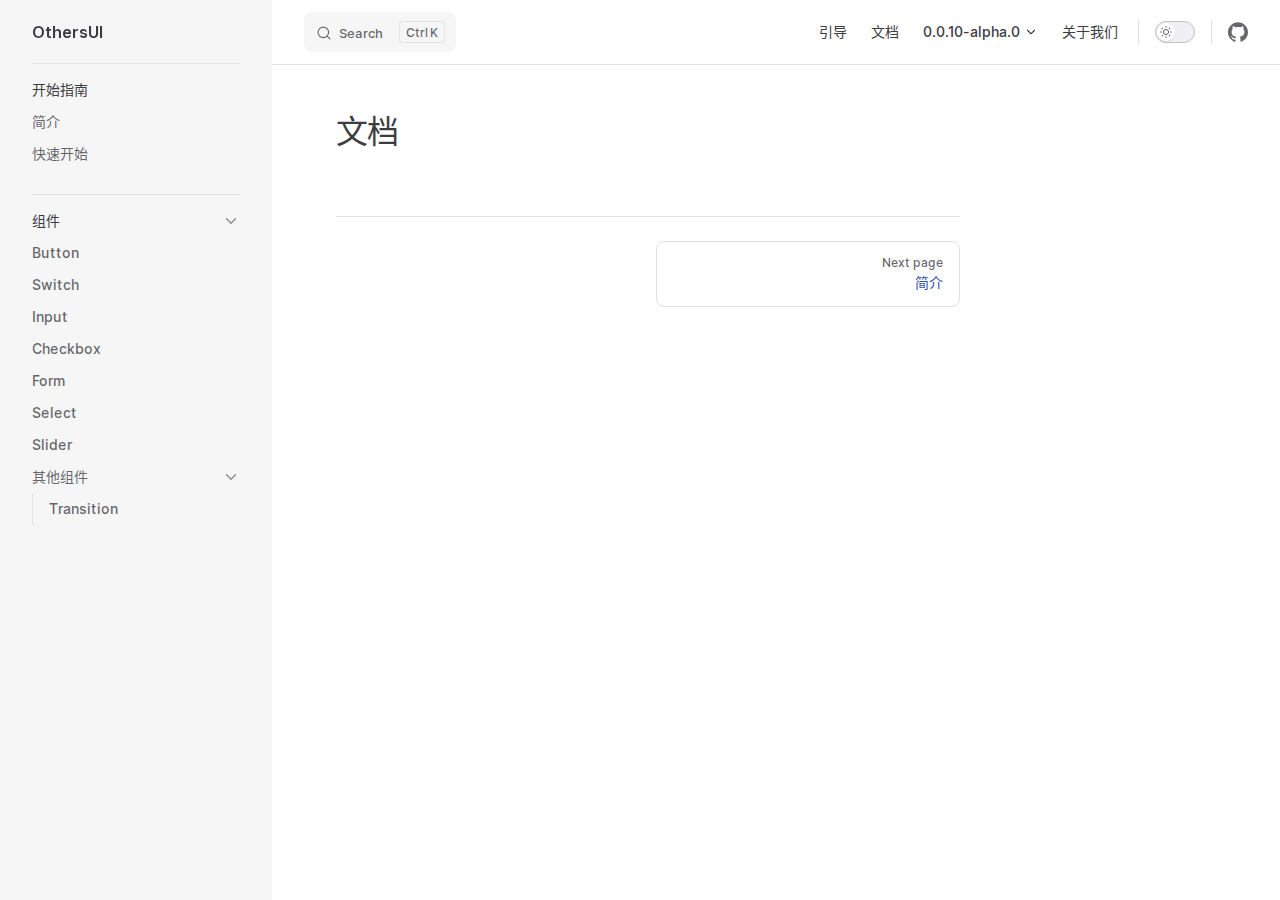
<file: docs/README.html>
<!DOCTYPE html>
<html lang="zh-CN" dir="ltr">
  <head>
    <meta charset="utf-8">
    <meta name="viewport" content="width=device-width,initial-scale=1">
    <title>文档 | OthersUI</title>
    <meta name="description" content="others-ui">
    <meta name="generator" content="VitePress v1.0.0-rc.39">
    <link rel="preload stylesheet" href="/docs/assets/style.THCC_UnW.css" as="style">
    
    <script type="module" src="/docs/assets/app.CPjdpGef.js"></script>
    <link rel="preload" href="/docs/assets/inter-roman-latin.bvIUbFQP.woff2" as="font" type="font/woff2" crossorigin="">
    <link rel="modulepreload" href="/docs/assets/chunks/framework.wGt_bbMe.js">
    <link rel="modulepreload" href="/docs/assets/chunks/theme.AyY0tN_U.js">
    <link rel="modulepreload" href="/docs/assets/README.md.tz5qmSnG.lean.js">
    <script id="check-dark-mode">(()=>{const e=localStorage.getItem("vitepress-theme-appearance")||"auto",a=window.matchMedia("(prefers-color-scheme: dark)").matches;(!e||e==="auto"?a:e==="dark")&&document.documentElement.classList.add("dark")})();</script>
    <script id="check-mac-os">document.documentElement.classList.toggle("mac",/Mac|iPhone|iPod|iPad/i.test(navigator.platform));</script>
  </head>
  <body>
    <div id="app"><div class="Layout" data-v-9d733402><!--[--><!--]--><!--[--><span tabindex="-1" data-v-2d60c9ca></span><a href="#VPContent" class="VPSkipLink visually-hidden" data-v-2d60c9ca> Skip to content </a><!--]--><!----><header class="VPNav" data-v-9d733402 data-v-9ed9410e><div class="VPNavBar has-sidebar" data-v-9ed9410e data-v-111cf943><div class="wrapper" data-v-111cf943><div class="container" data-v-111cf943><div class="title" data-v-111cf943><div class="VPNavBarTitle has-sidebar" data-v-111cf943 data-v-0d305c84><a class="title" href="/docs/" data-v-0d305c84><!--[--><!--]--><!----><!--[-->OthersUI<!--]--><!--[--><!--]--></a></div></div><div class="content" data-v-111cf943><div class="content-body" data-v-111cf943><!--[--><!--]--><div class="VPNavBarSearch search" data-v-111cf943><!--[--><!----><div id="local-search"><button type="button" class="DocSearch DocSearch-Button" aria-label="Search"><span class="DocSearch-Button-Container"><svg class="DocSearch-Search-Icon" width="20" height="20" viewBox="0 0 20 20" aria-label="search icon"><path d="M14.386 14.386l4.0877 4.0877-4.0877-4.0877c-2.9418 2.9419-7.7115 2.9419-10.6533 0-2.9419-2.9418-2.9419-7.7115 0-10.6533 2.9418-2.9419 7.7115-2.9419 10.6533 0 2.9419 2.9418 2.9419 7.7115 0 10.6533z" stroke="currentColor" fill="none" fill-rule="evenodd" stroke-linecap="round" stroke-linejoin="round"></path></svg><span class="DocSearch-Button-Placeholder">Search</span></span><span class="DocSearch-Button-Keys"><kbd class="DocSearch-Button-Key"></kbd><kbd class="DocSearch-Button-Key">K</kbd></span></button></div><!--]--></div><nav aria-labelledby="main-nav-aria-label" class="VPNavBarMenu menu" data-v-111cf943 data-v-19a25a12><span id="main-nav-aria-label" class="visually-hidden" data-v-19a25a12>Main Navigation</span><!--[--><!--[--><a class="VPLink link VPNavBarMenuLink" href="/docs/before-start.html" tabindex="0" data-v-19a25a12 data-v-fac5fcc9><!--[--><span data-v-fac5fcc9>引导</span><!--]--></a><!--]--><!--[--><a class="VPLink link VPNavBarMenuLink" href="/docs/guide.html" tabindex="0" data-v-19a25a12 data-v-fac5fcc9><!--[--><span data-v-fac5fcc9>文档</span><!--]--></a><!--]--><!--[--><div class="VPFlyout VPNavBarMenuGroup" data-v-19a25a12 data-v-2dea9909><button type="button" class="button" aria-haspopup="true" aria-expanded="false" data-v-2dea9909><span class="text" data-v-2dea9909><!----><span data-v-2dea9909>0.0.10-alpha.0</span><svg xmlns="http://www.w3.org/2000/svg" aria-hidden="true" focusable="false" viewbox="0 0 24 24" class="text-icon" data-v-2dea9909><path d="M12,16c-0.3,0-0.5-0.1-0.7-0.3l-6-6c-0.4-0.4-0.4-1,0-1.4s1-0.4,1.4,0l5.3,5.3l5.3-5.3c0.4-0.4,1-0.4,1.4,0s0.4,1,0,1.4l-6,6C12.5,15.9,12.3,16,12,16z"></path></svg></span></button><div class="menu" data-v-2dea9909><div class="VPMenu" data-v-2dea9909 data-v-94a7ac15><div class="items" data-v-94a7ac15><!--[--><!--[--><div class="VPMenuLink" data-v-94a7ac15 data-v-dcd5b7ea><a class="VPLink link vp-external-link-icon" href="https://github.com/others-ui/others-ui/blob/main/packages/others-ui/CHANGELOG.md" target="_blank" rel="noreferrer" data-v-dcd5b7ea><!--[-->更新日志<!--]--></a></div><!--]--><!--[--><div class="VPMenuLink" data-v-94a7ac15 data-v-dcd5b7ea><a class="VPLink link vp-external-link-icon" href="https://www.npmjs.com/package/others-ui" target="_blank" rel="noreferrer" data-v-dcd5b7ea><!--[-->npm<!--]--></a></div><!--]--><!--]--></div><!--[--><!--]--></div></div></div><!--]--><!--[--><a class="VPLink link VPNavBarMenuLink" href="/docs/about.html" tabindex="0" data-v-19a25a12 data-v-fac5fcc9><!--[--><span data-v-fac5fcc9>关于我们</span><!--]--></a><!--]--><!--]--></nav><!----><div class="VPNavBarAppearance appearance" data-v-111cf943 data-v-25d8dccb><button class="VPSwitch VPSwitchAppearance" type="button" role="switch" title="Switch to dark theme" aria-checked="false" data-v-25d8dccb data-v-97db7747 data-v-dd3b874c><span class="check" data-v-dd3b874c><span class="icon" data-v-dd3b874c><!--[--><svg xmlns="http://www.w3.org/2000/svg" aria-hidden="true" focusable="false" viewbox="0 0 24 24" class="sun" data-v-97db7747><path d="M12,18c-3.3,0-6-2.7-6-6s2.7-6,6-6s6,2.7,6,6S15.3,18,12,18zM12,8c-2.2,0-4,1.8-4,4c0,2.2,1.8,4,4,4c2.2,0,4-1.8,4-4C16,9.8,14.2,8,12,8z"></path><path d="M12,4c-0.6,0-1-0.4-1-1V1c0-0.6,0.4-1,1-1s1,0.4,1,1v2C13,3.6,12.6,4,12,4z"></path><path d="M12,24c-0.6,0-1-0.4-1-1v-2c0-0.6,0.4-1,1-1s1,0.4,1,1v2C13,23.6,12.6,24,12,24z"></path><path d="M5.6,6.6c-0.3,0-0.5-0.1-0.7-0.3L3.5,4.9c-0.4-0.4-0.4-1,0-1.4s1-0.4,1.4,0l1.4,1.4c0.4,0.4,0.4,1,0,1.4C6.2,6.5,5.9,6.6,5.6,6.6z"></path><path d="M19.8,20.8c-0.3,0-0.5-0.1-0.7-0.3l-1.4-1.4c-0.4-0.4-0.4-1,0-1.4s1-0.4,1.4,0l1.4,1.4c0.4,0.4,0.4,1,0,1.4C20.3,20.7,20,20.8,19.8,20.8z"></path><path d="M3,13H1c-0.6,0-1-0.4-1-1s0.4-1,1-1h2c0.6,0,1,0.4,1,1S3.6,13,3,13z"></path><path d="M23,13h-2c-0.6,0-1-0.4-1-1s0.4-1,1-1h2c0.6,0,1,0.4,1,1S23.6,13,23,13z"></path><path d="M4.2,20.8c-0.3,0-0.5-0.1-0.7-0.3c-0.4-0.4-0.4-1,0-1.4l1.4-1.4c0.4-0.4,1-0.4,1.4,0s0.4,1,0,1.4l-1.4,1.4C4.7,20.7,4.5,20.8,4.2,20.8z"></path><path d="M18.4,6.6c-0.3,0-0.5-0.1-0.7-0.3c-0.4-0.4-0.4-1,0-1.4l1.4-1.4c0.4-0.4,1-0.4,1.4,0s0.4,1,0,1.4l-1.4,1.4C18.9,6.5,18.6,6.6,18.4,6.6z"></path></svg><svg xmlns="http://www.w3.org/2000/svg" aria-hidden="true" focusable="false" viewbox="0 0 24 24" class="moon" data-v-97db7747><path d="M12.1,22c-0.3,0-0.6,0-0.9,0c-5.5-0.5-9.5-5.4-9-10.9c0.4-4.8,4.2-8.6,9-9c0.4,0,0.8,0.2,1,0.5c0.2,0.3,0.2,0.8-0.1,1.1c-2,2.7-1.4,6.4,1.3,8.4c2.1,1.6,5,1.6,7.1,0c0.3-0.2,0.7-0.3,1.1-0.1c0.3,0.2,0.5,0.6,0.5,1c-0.2,2.7-1.5,5.1-3.6,6.8C16.6,21.2,14.4,22,12.1,22zM9.3,4.4c-2.9,1-5,3.6-5.2,6.8c-0.4,4.4,2.8,8.3,7.2,8.7c2.1,0.2,4.2-0.4,5.8-1.8c1.1-0.9,1.9-2.1,2.4-3.4c-2.5,0.9-5.3,0.5-7.5-1.1C9.2,11.4,8.1,7.7,9.3,4.4z"></path></svg><!--]--></span></span></button></div><div class="VPSocialLinks VPNavBarSocialLinks social-links" data-v-111cf943 data-v-dbbf6902 data-v-d7dd5a63><!--[--><a class="VPSocialLink no-icon" href="https://github.com/others-ui/others-ui" aria-label="github" target="_blank" rel="noopener" data-v-d7dd5a63 data-v-3709e407><svg role="img" viewBox="0 0 24 24" xmlns="http://www.w3.org/2000/svg"><title>GitHub</title><path d="M12 .297c-6.63 0-12 5.373-12 12 0 5.303 3.438 9.8 8.205 11.385.6.113.82-.258.82-.577 0-.285-.01-1.04-.015-2.04-3.338.724-4.042-1.61-4.042-1.61C4.422 18.07 3.633 17.7 3.633 17.7c-1.087-.744.084-.729.084-.729 1.205.084 1.838 1.236 1.838 1.236 1.07 1.835 2.809 1.305 3.495.998.108-.776.417-1.305.76-1.605-2.665-.3-5.466-1.332-5.466-5.93 0-1.31.465-2.38 1.235-3.22-.135-.303-.54-1.523.105-3.176 0 0 1.005-.322 3.3 1.23.96-.267 1.98-.399 3-.405 1.02.006 2.04.138 3 .405 2.28-1.552 3.285-1.23 3.285-1.23.645 1.653.24 2.873.12 3.176.765.84 1.23 1.91 1.23 3.22 0 4.61-2.805 5.625-5.475 5.92.42.36.81 1.096.81 2.22 0 1.606-.015 2.896-.015 3.286 0 .315.21.69.825.57C20.565 22.092 24 17.592 24 12.297c0-6.627-5.373-12-12-12"/></svg></a><!--]--></div><div class="VPFlyout VPNavBarExtra extra" data-v-111cf943 data-v-4585a48a data-v-2dea9909><button type="button" class="button" aria-haspopup="true" aria-expanded="false" aria-label="extra navigation" data-v-2dea9909><svg xmlns="http://www.w3.org/2000/svg" aria-hidden="true" focusable="false" viewbox="0 0 24 24" class="icon" data-v-2dea9909><circle cx="12" cy="12" r="2"></circle><circle cx="19" cy="12" r="2"></circle><circle cx="5" cy="12" r="2"></circle></svg></button><div class="menu" data-v-2dea9909><div class="VPMenu" data-v-2dea9909 data-v-94a7ac15><!----><!--[--><!--[--><!----><div class="group" data-v-4585a48a><div class="item appearance" data-v-4585a48a><p class="label" data-v-4585a48a>Appearance</p><div class="appearance-action" data-v-4585a48a><button class="VPSwitch VPSwitchAppearance" type="button" role="switch" title="Switch to dark theme" aria-checked="false" data-v-4585a48a data-v-97db7747 data-v-dd3b874c><span class="check" data-v-dd3b874c><span class="icon" data-v-dd3b874c><!--[--><svg xmlns="http://www.w3.org/2000/svg" aria-hidden="true" focusable="false" viewbox="0 0 24 24" class="sun" data-v-97db7747><path d="M12,18c-3.3,0-6-2.7-6-6s2.7-6,6-6s6,2.7,6,6S15.3,18,12,18zM12,8c-2.2,0-4,1.8-4,4c0,2.2,1.8,4,4,4c2.2,0,4-1.8,4-4C16,9.8,14.2,8,12,8z"></path><path d="M12,4c-0.6,0-1-0.4-1-1V1c0-0.6,0.4-1,1-1s1,0.4,1,1v2C13,3.6,12.6,4,12,4z"></path><path d="M12,24c-0.6,0-1-0.4-1-1v-2c0-0.6,0.4-1,1-1s1,0.4,1,1v2C13,23.6,12.6,24,12,24z"></path><path d="M5.6,6.6c-0.3,0-0.5-0.1-0.7-0.3L3.5,4.9c-0.4-0.4-0.4-1,0-1.4s1-0.4,1.4,0l1.4,1.4c0.4,0.4,0.4,1,0,1.4C6.2,6.5,5.9,6.6,5.6,6.6z"></path><path d="M19.8,20.8c-0.3,0-0.5-0.1-0.7-0.3l-1.4-1.4c-0.4-0.4-0.4-1,0-1.4s1-0.4,1.4,0l1.4,1.4c0.4,0.4,0.4,1,0,1.4C20.3,20.7,20,20.8,19.8,20.8z"></path><path d="M3,13H1c-0.6,0-1-0.4-1-1s0.4-1,1-1h2c0.6,0,1,0.4,1,1S3.6,13,3,13z"></path><path d="M23,13h-2c-0.6,0-1-0.4-1-1s0.4-1,1-1h2c0.6,0,1,0.4,1,1S23.6,13,23,13z"></path><path d="M4.2,20.8c-0.3,0-0.5-0.1-0.7-0.3c-0.4-0.4-0.4-1,0-1.4l1.4-1.4c0.4-0.4,1-0.4,1.4,0s0.4,1,0,1.4l-1.4,1.4C4.7,20.7,4.5,20.8,4.2,20.8z"></path><path d="M18.4,6.6c-0.3,0-0.5-0.1-0.7-0.3c-0.4-0.4-0.4-1,0-1.4l1.4-1.4c0.4-0.4,1-0.4,1.4,0s0.4,1,0,1.4l-1.4,1.4C18.9,6.5,18.6,6.6,18.4,6.6z"></path></svg><svg xmlns="http://www.w3.org/2000/svg" aria-hidden="true" focusable="false" viewbox="0 0 24 24" class="moon" data-v-97db7747><path d="M12.1,22c-0.3,0-0.6,0-0.9,0c-5.5-0.5-9.5-5.4-9-10.9c0.4-4.8,4.2-8.6,9-9c0.4,0,0.8,0.2,1,0.5c0.2,0.3,0.2,0.8-0.1,1.1c-2,2.7-1.4,6.4,1.3,8.4c2.1,1.6,5,1.6,7.1,0c0.3-0.2,0.7-0.3,1.1-0.1c0.3,0.2,0.5,0.6,0.5,1c-0.2,2.7-1.5,5.1-3.6,6.8C16.6,21.2,14.4,22,12.1,22zM9.3,4.4c-2.9,1-5,3.6-5.2,6.8c-0.4,4.4,2.8,8.3,7.2,8.7c2.1,0.2,4.2-0.4,5.8-1.8c1.1-0.9,1.9-2.1,2.4-3.4c-2.5,0.9-5.3,0.5-7.5-1.1C9.2,11.4,8.1,7.7,9.3,4.4z"></path></svg><!--]--></span></span></button></div></div></div><div class="group" data-v-4585a48a><div class="item social-links" data-v-4585a48a><div class="VPSocialLinks social-links-list" data-v-4585a48a data-v-d7dd5a63><!--[--><a class="VPSocialLink no-icon" href="https://github.com/others-ui/others-ui" aria-label="github" target="_blank" rel="noopener" data-v-d7dd5a63 data-v-3709e407><svg role="img" viewBox="0 0 24 24" xmlns="http://www.w3.org/2000/svg"><title>GitHub</title><path d="M12 .297c-6.63 0-12 5.373-12 12 0 5.303 3.438 9.8 8.205 11.385.6.113.82-.258.82-.577 0-.285-.01-1.04-.015-2.04-3.338.724-4.042-1.61-4.042-1.61C4.422 18.07 3.633 17.7 3.633 17.7c-1.087-.744.084-.729.084-.729 1.205.084 1.838 1.236 1.838 1.236 1.07 1.835 2.809 1.305 3.495.998.108-.776.417-1.305.76-1.605-2.665-.3-5.466-1.332-5.466-5.93 0-1.31.465-2.38 1.235-3.22-.135-.303-.54-1.523.105-3.176 0 0 1.005-.322 3.3 1.23.96-.267 1.98-.399 3-.405 1.02.006 2.04.138 3 .405 2.28-1.552 3.285-1.23 3.285-1.23.645 1.653.24 2.873.12 3.176.765.84 1.23 1.91 1.23 3.22 0 4.61-2.805 5.625-5.475 5.92.42.36.81 1.096.81 2.22 0 1.606-.015 2.896-.015 3.286 0 .315.21.69.825.57C20.565 22.092 24 17.592 24 12.297c0-6.627-5.373-12-12-12"/></svg></a><!--]--></div></div></div><!--]--><!--]--></div></div></div><!--[--><!--]--><button type="button" class="VPNavBarHamburger hamburger" aria-label="mobile navigation" aria-expanded="false" aria-controls="VPNavScreen" data-v-111cf943 data-v-85120192><span class="container" data-v-85120192><span class="top" data-v-85120192></span><span class="middle" data-v-85120192></span><span class="bottom" data-v-85120192></span></span></button></div></div></div></div><div class="divider" data-v-111cf943><div class="divider-line" data-v-111cf943></div></div></div><!----></header><div class="VPLocalNav has-sidebar empty" data-v-9d733402 data-v-889beffb><div class="container" data-v-889beffb><button class="menu" aria-expanded="false" aria-controls="VPSidebarNav" data-v-889beffb><svg xmlns="http://www.w3.org/2000/svg" aria-hidden="true" focusable="false" viewbox="0 0 24 24" class="menu-icon" data-v-889beffb><path d="M17,11H3c-0.6,0-1-0.4-1-1s0.4-1,1-1h14c0.6,0,1,0.4,1,1S17.6,11,17,11z"></path><path d="M21,7H3C2.4,7,2,6.6,2,6s0.4-1,1-1h18c0.6,0,1,0.4,1,1S21.6,7,21,7z"></path><path d="M21,15H3c-0.6,0-1-0.4-1-1s0.4-1,1-1h18c0.6,0,1,0.4,1,1S21.6,15,21,15z"></path><path d="M17,19H3c-0.6,0-1-0.4-1-1s0.4-1,1-1h14c0.6,0,1,0.4,1,1S17.6,19,17,19z"></path></svg><span class="menu-text" data-v-889beffb>Menu</span></button><div class="VPLocalNavOutlineDropdown" style="--vp-vh:0px;" data-v-889beffb data-v-fe15514d><button data-v-fe15514d>Return to top</button><!----></div></div></div><aside class="VPSidebar" data-v-9d733402 data-v-e77872a5><div class="curtain" data-v-e77872a5></div><nav class="nav" id="VPSidebarNav" aria-labelledby="sidebar-aria-label" tabindex="-1" data-v-e77872a5><span class="visually-hidden" id="sidebar-aria-label" data-v-e77872a5> Sidebar Navigation </span><!--[--><!--]--><!--[--><div class="group" data-v-e77872a5><section class="VPSidebarItem level-0" data-v-e77872a5 data-v-2f8ec882><div class="item" role="button" tabindex="0" data-v-2f8ec882><div class="indicator" data-v-2f8ec882></div><h2 class="text" data-v-2f8ec882>开始指南</h2><!----></div><div class="items" data-v-2f8ec882><!--[--><div class="VPSidebarItem level-1 is-link" data-v-2f8ec882 data-v-2f8ec882><div class="item" data-v-2f8ec882><div class="indicator" data-v-2f8ec882></div><a class="VPLink link link" href="/docs/before-start.html" data-v-2f8ec882><!--[--><p class="text" data-v-2f8ec882>简介</p><!--]--></a><!----></div><!----></div><div class="VPSidebarItem level-1 is-link" data-v-2f8ec882 data-v-2f8ec882><div class="item" data-v-2f8ec882><div class="indicator" data-v-2f8ec882></div><a class="VPLink link link" href="/docs/guide.html" data-v-2f8ec882><!--[--><p class="text" data-v-2f8ec882>快速开始</p><!--]--></a><!----></div><!----></div><!--]--></div></section></div><div class="group" data-v-e77872a5><section class="VPSidebarItem level-0 collapsible" data-v-e77872a5 data-v-2f8ec882><div class="item" role="button" tabindex="0" data-v-2f8ec882><div class="indicator" data-v-2f8ec882></div><h2 class="text" data-v-2f8ec882>组件</h2><div class="caret" role="button" aria-label="toggle section" tabindex="0" data-v-2f8ec882><svg xmlns="http://www.w3.org/2000/svg" aria-hidden="true" focusable="false" viewbox="0 0 24 24" class="caret-icon" data-v-2f8ec882><path d="M9,19c-0.3,0-0.5-0.1-0.7-0.3c-0.4-0.4-0.4-1,0-1.4l5.3-5.3L8.3,6.7c-0.4-0.4-0.4-1,0-1.4s1-0.4,1.4,0l6,6c0.4,0.4,0.4,1,0,1.4l-6,6C9.5,18.9,9.3,19,9,19z"></path></svg></div></div><div class="items" data-v-2f8ec882><!--[--><div class="VPSidebarItem level-1 is-link" data-v-2f8ec882 data-v-2f8ec882><div class="item" data-v-2f8ec882><div class="indicator" data-v-2f8ec882></div><a class="VPLink link link" href="/docs/components/button.html" data-v-2f8ec882><!--[--><p class="text" data-v-2f8ec882>Button</p><!--]--></a><!----></div><!----></div><div class="VPSidebarItem level-1 is-link" data-v-2f8ec882 data-v-2f8ec882><div class="item" data-v-2f8ec882><div class="indicator" data-v-2f8ec882></div><a class="VPLink link link" href="/docs/components/switch.html" data-v-2f8ec882><!--[--><p class="text" data-v-2f8ec882>Switch</p><!--]--></a><!----></div><!----></div><div class="VPSidebarItem level-1 is-link" data-v-2f8ec882 data-v-2f8ec882><div class="item" data-v-2f8ec882><div class="indicator" data-v-2f8ec882></div><a class="VPLink link link" href="/docs/components/input.html" data-v-2f8ec882><!--[--><p class="text" data-v-2f8ec882>Input</p><!--]--></a><!----></div><!----></div><div class="VPSidebarItem level-1 is-link" data-v-2f8ec882 data-v-2f8ec882><div class="item" data-v-2f8ec882><div class="indicator" data-v-2f8ec882></div><a class="VPLink link link" href="/docs/components/checkbox.html" data-v-2f8ec882><!--[--><p class="text" data-v-2f8ec882>Checkbox</p><!--]--></a><!----></div><!----></div><div class="VPSidebarItem level-1 is-link" data-v-2f8ec882 data-v-2f8ec882><div class="item" data-v-2f8ec882><div class="indicator" data-v-2f8ec882></div><a class="VPLink link link" href="/docs/components/form.html" data-v-2f8ec882><!--[--><p class="text" data-v-2f8ec882>Form</p><!--]--></a><!----></div><!----></div><div class="VPSidebarItem level-1 is-link" data-v-2f8ec882 data-v-2f8ec882><div class="item" data-v-2f8ec882><div class="indicator" data-v-2f8ec882></div><a class="VPLink link link" href="/docs/components/select.html" data-v-2f8ec882><!--[--><p class="text" data-v-2f8ec882>Select</p><!--]--></a><!----></div><!----></div><div class="VPSidebarItem level-1 is-link" data-v-2f8ec882 data-v-2f8ec882><div class="item" data-v-2f8ec882><div class="indicator" data-v-2f8ec882></div><a class="VPLink link link" href="/docs/components/slider.html" data-v-2f8ec882><!--[--><p class="text" data-v-2f8ec882>Slider</p><!--]--></a><!----></div><!----></div><section class="VPSidebarItem level-1 collapsible" data-v-2f8ec882 data-v-2f8ec882><div class="item" role="button" tabindex="0" data-v-2f8ec882><div class="indicator" data-v-2f8ec882></div><h3 class="text" data-v-2f8ec882>其他组件</h3><div class="caret" role="button" aria-label="toggle section" tabindex="0" data-v-2f8ec882><svg xmlns="http://www.w3.org/2000/svg" aria-hidden="true" focusable="false" viewbox="0 0 24 24" class="caret-icon" data-v-2f8ec882><path d="M9,19c-0.3,0-0.5-0.1-0.7-0.3c-0.4-0.4-0.4-1,0-1.4l5.3-5.3L8.3,6.7c-0.4-0.4-0.4-1,0-1.4s1-0.4,1.4,0l6,6c0.4,0.4,0.4,1,0,1.4l-6,6C9.5,18.9,9.3,19,9,19z"></path></svg></div></div><div class="items" data-v-2f8ec882><!--[--><div class="VPSidebarItem level-2 is-link" data-v-2f8ec882 data-v-2f8ec882><div class="item" data-v-2f8ec882><div class="indicator" data-v-2f8ec882></div><a class="VPLink link link" href="/docs/components/transition.html" data-v-2f8ec882><!--[--><p class="text" data-v-2f8ec882>Transition</p><!--]--></a><!----></div><!----></div><!--]--></div></section><!--]--></div></section></div><!--]--><!--[--><!--]--></nav></aside><div class="VPContent has-sidebar" id="VPContent" data-v-9d733402 data-v-b87d9de3><div class="VPDoc has-sidebar has-aside" data-v-b87d9de3 data-v-30fbb6ec><!--[--><!--]--><div class="container" data-v-30fbb6ec><div class="aside" data-v-30fbb6ec><div class="aside-curtain" data-v-30fbb6ec></div><div class="aside-container" data-v-30fbb6ec><div class="aside-content" data-v-30fbb6ec><div class="VPDocAside" data-v-30fbb6ec data-v-bb1eb68e><!--[--><!--]--><!--[--><!--]--><div class="VPDocAsideOutline" role="navigation" data-v-bb1eb68e data-v-207236d0><div class="content" data-v-207236d0><div class="outline-marker" data-v-207236d0></div><div class="outline-title" role="heading" aria-level="2" data-v-207236d0>On this page</div><nav aria-labelledby="doc-outline-aria-label" data-v-207236d0><span class="visually-hidden" id="doc-outline-aria-label" data-v-207236d0> Table of Contents for current page </span><ul class="VPDocOutlineItem root" data-v-207236d0 data-v-93594584><!--[--><!--]--></ul></nav></div></div><!--[--><!--]--><div class="spacer" data-v-bb1eb68e></div><!--[--><!--]--><!----><!--[--><!--]--><!--[--><!--]--></div></div></div></div><div class="content" data-v-30fbb6ec><div class="content-container" data-v-30fbb6ec><!--[--><!--]--><main class="main" data-v-30fbb6ec><div style="position:relative;" class="vp-doc _docs_README" data-v-30fbb6ec><div><h1 id="文档" tabindex="-1">文档 <a class="header-anchor" href="#文档" aria-label="Permalink to &quot;文档&quot;">​</a></h1></div></div></main><footer class="VPDocFooter" data-v-30fbb6ec data-v-958d153e><!--[--><!--]--><!----><nav class="prev-next" data-v-958d153e><div class="pager" data-v-958d153e><!----></div><div class="pager" data-v-958d153e><a class="VPLink link pager-link next" href="/docs/before-start.html" data-v-958d153e><!--[--><span class="desc" data-v-958d153e>Next page</span><span class="title" data-v-958d153e>简介</span><!--]--></a></div></nav></footer><!--[--><!--]--></div></div></div><!--[--><!--]--></div></div><!----><!--[--><!--]--></div></div>
    <script>window.__VP_HASH_MAP__=JSON.parse("{\"index.md\":\"hrQSHl96\",\"components_switch.md\":\"sOqoPssN\",\"before-start.md\":\"m77DuCdD\",\"components_select.md\":\"GbrxOsBr\",\"components_button.md\":\"PFH7C3w3\",\"components_input.md\":\"yzUqLn5O\",\"guide.md\":\"0YwaNzfp\",\"about.md\":\"p6S-Z4nY\",\"components_checkbox.md\":\"YpjcGm8H\",\"components_slider.md\":\"RTpXc43C\",\"changelog.md\":\"O3KqADvC\",\"components_form.md\":\"WSoXFPzj\",\"components_transition.md\":\"C3eWMaDr\",\"readme.md\":\"tz5qmSnG\"}");window.__VP_SITE_DATA__=JSON.parse("{\"lang\":\"zh-CN\",\"dir\":\"ltr\",\"title\":\"OthersUI\",\"description\":\"others-ui\",\"base\":\"/docs/\",\"head\":[],\"router\":{\"prefetchLinks\":true},\"appearance\":true,\"themeConfig\":{\"nav\":[{\"text\":\"引导\",\"link\":\"/before-start\"},{\"text\":\"文档\",\"link\":\"/guide\"},{\"text\":\"0.0.10-alpha.0\",\"items\":[{\"text\":\"更新日志\",\"link\":\"https://github.com/others-ui/others-ui/blob/main/packages/others-ui/CHANGELOG.md\"},{\"text\":\"npm\",\"link\":\"https://www.npmjs.com/package/others-ui\"}]},{\"text\":\"关于我们\",\"link\":\"/about\"}],\"sidebar\":[{\"text\":\"开始指南\",\"items\":[{\"text\":\"简介\",\"link\":\"/before-start\"},{\"text\":\"快速开始\",\"link\":\"/guide\"}]},{\"text\":\"组件\",\"collapsed\":false,\"items\":[{\"text\":\"Button\",\"link\":\"/components/button\"},{\"text\":\"Switch\",\"link\":\"/components/switch\"},{\"text\":\"Input\",\"link\":\"/components/input\"},{\"text\":\"Checkbox\",\"link\":\"/components/checkbox\"},{\"text\":\"Form\",\"link\":\"/components/form\"},{\"text\":\"Select\",\"link\":\"/components/select\"},{\"text\":\"Slider\",\"link\":\"/components/slider\"},{\"text\":\"其他组件\",\"collapsed\":false,\"items\":[{\"text\":\"Transition\",\"link\":\"/components/transition\"}]}]}],\"socialLinks\":[{\"icon\":\"github\",\"link\":\"https://github.com/others-ui/others-ui\"}],\"search\":{\"provider\":\"local\"}},\"locales\":{},\"scrollOffset\":134,\"cleanUrls\":false}");</script>
    
  </body>
</html>
</file>
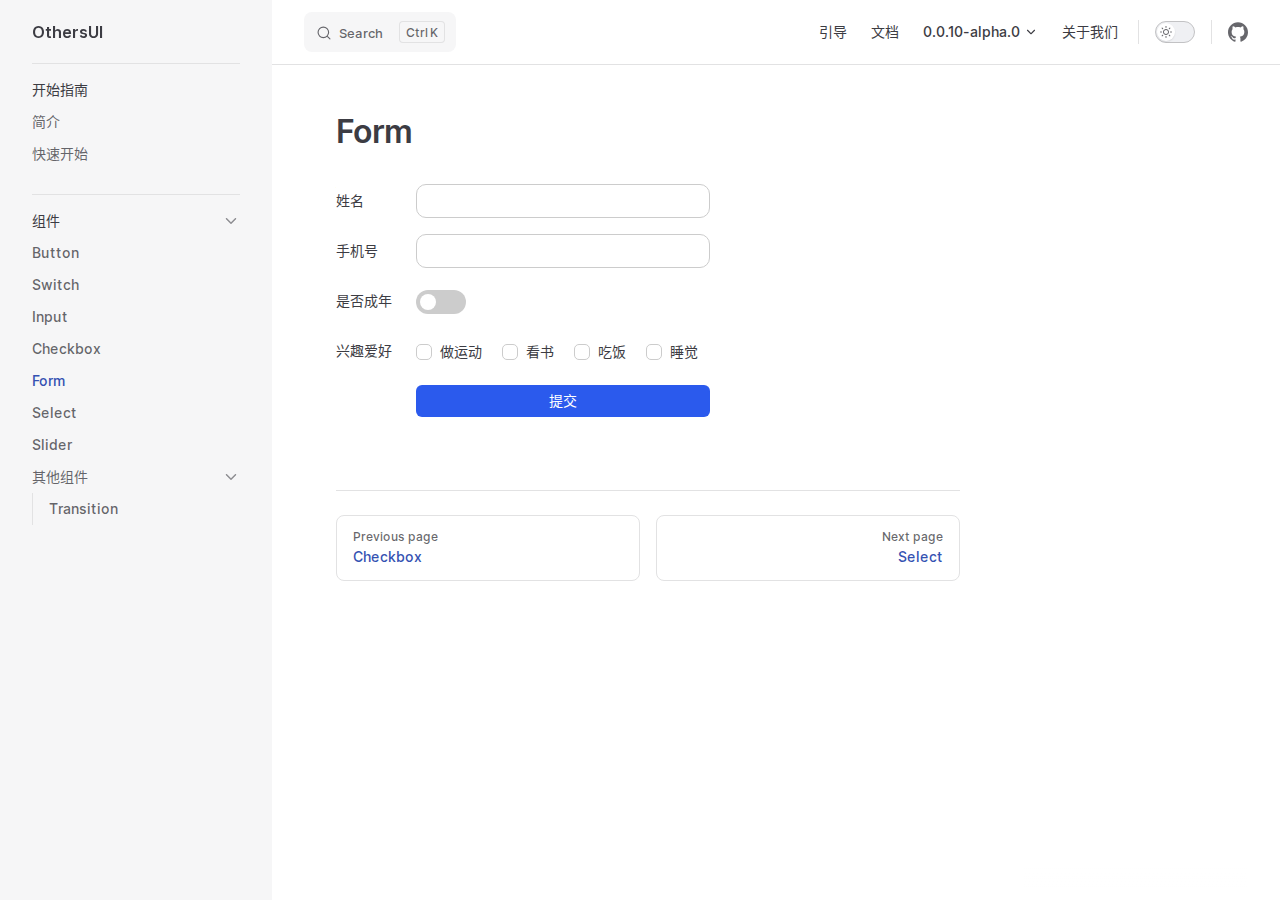
<file: docs/components/form.html>
<!DOCTYPE html>
<html lang="zh-CN" dir="ltr">
  <head>
    <meta charset="utf-8">
    <meta name="viewport" content="width=device-width,initial-scale=1">
    <title>Form | OthersUI</title>
    <meta name="description" content="others-ui">
    <meta name="generator" content="VitePress v1.0.0-rc.39">
    <link rel="preload stylesheet" href="/docs/assets/style.THCC_UnW.css" as="style">
    
    <script type="module" src="/docs/assets/app.CPjdpGef.js"></script>
    <link rel="preload" href="/docs/assets/inter-roman-latin.bvIUbFQP.woff2" as="font" type="font/woff2" crossorigin="">
    <link rel="modulepreload" href="/docs/assets/chunks/framework.wGt_bbMe.js">
    <link rel="modulepreload" href="/docs/assets/chunks/theme.AyY0tN_U.js">
    <link rel="modulepreload" href="/docs/assets/components_form.md.WSoXFPzj.lean.js">
    <script id="check-dark-mode">(()=>{const e=localStorage.getItem("vitepress-theme-appearance")||"auto",a=window.matchMedia("(prefers-color-scheme: dark)").matches;(!e||e==="auto"?a:e==="dark")&&document.documentElement.classList.add("dark")})();</script>
    <script id="check-mac-os">document.documentElement.classList.toggle("mac",/Mac|iPhone|iPod|iPad/i.test(navigator.platform));</script>
  </head>
  <body>
    <div id="app"><div class="Layout" data-v-9d733402><!--[--><!--]--><!--[--><span tabindex="-1" data-v-2d60c9ca></span><a href="#VPContent" class="VPSkipLink visually-hidden" data-v-2d60c9ca> Skip to content </a><!--]--><!----><header class="VPNav" data-v-9d733402 data-v-9ed9410e><div class="VPNavBar has-sidebar" data-v-9ed9410e data-v-111cf943><div class="wrapper" data-v-111cf943><div class="container" data-v-111cf943><div class="title" data-v-111cf943><div class="VPNavBarTitle has-sidebar" data-v-111cf943 data-v-0d305c84><a class="title" href="/docs/" data-v-0d305c84><!--[--><!--]--><!----><!--[-->OthersUI<!--]--><!--[--><!--]--></a></div></div><div class="content" data-v-111cf943><div class="content-body" data-v-111cf943><!--[--><!--]--><div class="VPNavBarSearch search" data-v-111cf943><!--[--><!----><div id="local-search"><button type="button" class="DocSearch DocSearch-Button" aria-label="Search"><span class="DocSearch-Button-Container"><svg class="DocSearch-Search-Icon" width="20" height="20" viewBox="0 0 20 20" aria-label="search icon"><path d="M14.386 14.386l4.0877 4.0877-4.0877-4.0877c-2.9418 2.9419-7.7115 2.9419-10.6533 0-2.9419-2.9418-2.9419-7.7115 0-10.6533 2.9418-2.9419 7.7115-2.9419 10.6533 0 2.9419 2.9418 2.9419 7.7115 0 10.6533z" stroke="currentColor" fill="none" fill-rule="evenodd" stroke-linecap="round" stroke-linejoin="round"></path></svg><span class="DocSearch-Button-Placeholder">Search</span></span><span class="DocSearch-Button-Keys"><kbd class="DocSearch-Button-Key"></kbd><kbd class="DocSearch-Button-Key">K</kbd></span></button></div><!--]--></div><nav aria-labelledby="main-nav-aria-label" class="VPNavBarMenu menu" data-v-111cf943 data-v-19a25a12><span id="main-nav-aria-label" class="visually-hidden" data-v-19a25a12>Main Navigation</span><!--[--><!--[--><a class="VPLink link VPNavBarMenuLink" href="/docs/before-start.html" tabindex="0" data-v-19a25a12 data-v-fac5fcc9><!--[--><span data-v-fac5fcc9>引导</span><!--]--></a><!--]--><!--[--><a class="VPLink link VPNavBarMenuLink" href="/docs/guide.html" tabindex="0" data-v-19a25a12 data-v-fac5fcc9><!--[--><span data-v-fac5fcc9>文档</span><!--]--></a><!--]--><!--[--><div class="VPFlyout VPNavBarMenuGroup" data-v-19a25a12 data-v-2dea9909><button type="button" class="button" aria-haspopup="true" aria-expanded="false" data-v-2dea9909><span class="text" data-v-2dea9909><!----><span data-v-2dea9909>0.0.10-alpha.0</span><svg xmlns="http://www.w3.org/2000/svg" aria-hidden="true" focusable="false" viewbox="0 0 24 24" class="text-icon" data-v-2dea9909><path d="M12,16c-0.3,0-0.5-0.1-0.7-0.3l-6-6c-0.4-0.4-0.4-1,0-1.4s1-0.4,1.4,0l5.3,5.3l5.3-5.3c0.4-0.4,1-0.4,1.4,0s0.4,1,0,1.4l-6,6C12.5,15.9,12.3,16,12,16z"></path></svg></span></button><div class="menu" data-v-2dea9909><div class="VPMenu" data-v-2dea9909 data-v-94a7ac15><div class="items" data-v-94a7ac15><!--[--><!--[--><div class="VPMenuLink" data-v-94a7ac15 data-v-dcd5b7ea><a class="VPLink link vp-external-link-icon" href="https://github.com/others-ui/others-ui/blob/main/packages/others-ui/CHANGELOG.md" target="_blank" rel="noreferrer" data-v-dcd5b7ea><!--[-->更新日志<!--]--></a></div><!--]--><!--[--><div class="VPMenuLink" data-v-94a7ac15 data-v-dcd5b7ea><a class="VPLink link vp-external-link-icon" href="https://www.npmjs.com/package/others-ui" target="_blank" rel="noreferrer" data-v-dcd5b7ea><!--[-->npm<!--]--></a></div><!--]--><!--]--></div><!--[--><!--]--></div></div></div><!--]--><!--[--><a class="VPLink link VPNavBarMenuLink" href="/docs/about.html" tabindex="0" data-v-19a25a12 data-v-fac5fcc9><!--[--><span data-v-fac5fcc9>关于我们</span><!--]--></a><!--]--><!--]--></nav><!----><div class="VPNavBarAppearance appearance" data-v-111cf943 data-v-25d8dccb><button class="VPSwitch VPSwitchAppearance" type="button" role="switch" title="Switch to dark theme" aria-checked="false" data-v-25d8dccb data-v-97db7747 data-v-dd3b874c><span class="check" data-v-dd3b874c><span class="icon" data-v-dd3b874c><!--[--><svg xmlns="http://www.w3.org/2000/svg" aria-hidden="true" focusable="false" viewbox="0 0 24 24" class="sun" data-v-97db7747><path d="M12,18c-3.3,0-6-2.7-6-6s2.7-6,6-6s6,2.7,6,6S15.3,18,12,18zM12,8c-2.2,0-4,1.8-4,4c0,2.2,1.8,4,4,4c2.2,0,4-1.8,4-4C16,9.8,14.2,8,12,8z"></path><path d="M12,4c-0.6,0-1-0.4-1-1V1c0-0.6,0.4-1,1-1s1,0.4,1,1v2C13,3.6,12.6,4,12,4z"></path><path d="M12,24c-0.6,0-1-0.4-1-1v-2c0-0.6,0.4-1,1-1s1,0.4,1,1v2C13,23.6,12.6,24,12,24z"></path><path d="M5.6,6.6c-0.3,0-0.5-0.1-0.7-0.3L3.5,4.9c-0.4-0.4-0.4-1,0-1.4s1-0.4,1.4,0l1.4,1.4c0.4,0.4,0.4,1,0,1.4C6.2,6.5,5.9,6.6,5.6,6.6z"></path><path d="M19.8,20.8c-0.3,0-0.5-0.1-0.7-0.3l-1.4-1.4c-0.4-0.4-0.4-1,0-1.4s1-0.4,1.4,0l1.4,1.4c0.4,0.4,0.4,1,0,1.4C20.3,20.7,20,20.8,19.8,20.8z"></path><path d="M3,13H1c-0.6,0-1-0.4-1-1s0.4-1,1-1h2c0.6,0,1,0.4,1,1S3.6,13,3,13z"></path><path d="M23,13h-2c-0.6,0-1-0.4-1-1s0.4-1,1-1h2c0.6,0,1,0.4,1,1S23.6,13,23,13z"></path><path d="M4.2,20.8c-0.3,0-0.5-0.1-0.7-0.3c-0.4-0.4-0.4-1,0-1.4l1.4-1.4c0.4-0.4,1-0.4,1.4,0s0.4,1,0,1.4l-1.4,1.4C4.7,20.7,4.5,20.8,4.2,20.8z"></path><path d="M18.4,6.6c-0.3,0-0.5-0.1-0.7-0.3c-0.4-0.4-0.4-1,0-1.4l1.4-1.4c0.4-0.4,1-0.4,1.4,0s0.4,1,0,1.4l-1.4,1.4C18.9,6.5,18.6,6.6,18.4,6.6z"></path></svg><svg xmlns="http://www.w3.org/2000/svg" aria-hidden="true" focusable="false" viewbox="0 0 24 24" class="moon" data-v-97db7747><path d="M12.1,22c-0.3,0-0.6,0-0.9,0c-5.5-0.5-9.5-5.4-9-10.9c0.4-4.8,4.2-8.6,9-9c0.4,0,0.8,0.2,1,0.5c0.2,0.3,0.2,0.8-0.1,1.1c-2,2.7-1.4,6.4,1.3,8.4c2.1,1.6,5,1.6,7.1,0c0.3-0.2,0.7-0.3,1.1-0.1c0.3,0.2,0.5,0.6,0.5,1c-0.2,2.7-1.5,5.1-3.6,6.8C16.6,21.2,14.4,22,12.1,22zM9.3,4.4c-2.9,1-5,3.6-5.2,6.8c-0.4,4.4,2.8,8.3,7.2,8.7c2.1,0.2,4.2-0.4,5.8-1.8c1.1-0.9,1.9-2.1,2.4-3.4c-2.5,0.9-5.3,0.5-7.5-1.1C9.2,11.4,8.1,7.7,9.3,4.4z"></path></svg><!--]--></span></span></button></div><div class="VPSocialLinks VPNavBarSocialLinks social-links" data-v-111cf943 data-v-dbbf6902 data-v-d7dd5a63><!--[--><a class="VPSocialLink no-icon" href="https://github.com/others-ui/others-ui" aria-label="github" target="_blank" rel="noopener" data-v-d7dd5a63 data-v-3709e407><svg role="img" viewBox="0 0 24 24" xmlns="http://www.w3.org/2000/svg"><title>GitHub</title><path d="M12 .297c-6.63 0-12 5.373-12 12 0 5.303 3.438 9.8 8.205 11.385.6.113.82-.258.82-.577 0-.285-.01-1.04-.015-2.04-3.338.724-4.042-1.61-4.042-1.61C4.422 18.07 3.633 17.7 3.633 17.7c-1.087-.744.084-.729.084-.729 1.205.084 1.838 1.236 1.838 1.236 1.07 1.835 2.809 1.305 3.495.998.108-.776.417-1.305.76-1.605-2.665-.3-5.466-1.332-5.466-5.93 0-1.31.465-2.38 1.235-3.22-.135-.303-.54-1.523.105-3.176 0 0 1.005-.322 3.3 1.23.96-.267 1.98-.399 3-.405 1.02.006 2.04.138 3 .405 2.28-1.552 3.285-1.23 3.285-1.23.645 1.653.24 2.873.12 3.176.765.84 1.23 1.91 1.23 3.22 0 4.61-2.805 5.625-5.475 5.92.42.36.81 1.096.81 2.22 0 1.606-.015 2.896-.015 3.286 0 .315.21.69.825.57C20.565 22.092 24 17.592 24 12.297c0-6.627-5.373-12-12-12"/></svg></a><!--]--></div><div class="VPFlyout VPNavBarExtra extra" data-v-111cf943 data-v-4585a48a data-v-2dea9909><button type="button" class="button" aria-haspopup="true" aria-expanded="false" aria-label="extra navigation" data-v-2dea9909><svg xmlns="http://www.w3.org/2000/svg" aria-hidden="true" focusable="false" viewbox="0 0 24 24" class="icon" data-v-2dea9909><circle cx="12" cy="12" r="2"></circle><circle cx="19" cy="12" r="2"></circle><circle cx="5" cy="12" r="2"></circle></svg></button><div class="menu" data-v-2dea9909><div class="VPMenu" data-v-2dea9909 data-v-94a7ac15><!----><!--[--><!--[--><!----><div class="group" data-v-4585a48a><div class="item appearance" data-v-4585a48a><p class="label" data-v-4585a48a>Appearance</p><div class="appearance-action" data-v-4585a48a><button class="VPSwitch VPSwitchAppearance" type="button" role="switch" title="Switch to dark theme" aria-checked="false" data-v-4585a48a data-v-97db7747 data-v-dd3b874c><span class="check" data-v-dd3b874c><span class="icon" data-v-dd3b874c><!--[--><svg xmlns="http://www.w3.org/2000/svg" aria-hidden="true" focusable="false" viewbox="0 0 24 24" class="sun" data-v-97db7747><path d="M12,18c-3.3,0-6-2.7-6-6s2.7-6,6-6s6,2.7,6,6S15.3,18,12,18zM12,8c-2.2,0-4,1.8-4,4c0,2.2,1.8,4,4,4c2.2,0,4-1.8,4-4C16,9.8,14.2,8,12,8z"></path><path d="M12,4c-0.6,0-1-0.4-1-1V1c0-0.6,0.4-1,1-1s1,0.4,1,1v2C13,3.6,12.6,4,12,4z"></path><path d="M12,24c-0.6,0-1-0.4-1-1v-2c0-0.6,0.4-1,1-1s1,0.4,1,1v2C13,23.6,12.6,24,12,24z"></path><path d="M5.6,6.6c-0.3,0-0.5-0.1-0.7-0.3L3.5,4.9c-0.4-0.4-0.4-1,0-1.4s1-0.4,1.4,0l1.4,1.4c0.4,0.4,0.4,1,0,1.4C6.2,6.5,5.9,6.6,5.6,6.6z"></path><path d="M19.8,20.8c-0.3,0-0.5-0.1-0.7-0.3l-1.4-1.4c-0.4-0.4-0.4-1,0-1.4s1-0.4,1.4,0l1.4,1.4c0.4,0.4,0.4,1,0,1.4C20.3,20.7,20,20.8,19.8,20.8z"></path><path d="M3,13H1c-0.6,0-1-0.4-1-1s0.4-1,1-1h2c0.6,0,1,0.4,1,1S3.6,13,3,13z"></path><path d="M23,13h-2c-0.6,0-1-0.4-1-1s0.4-1,1-1h2c0.6,0,1,0.4,1,1S23.6,13,23,13z"></path><path d="M4.2,20.8c-0.3,0-0.5-0.1-0.7-0.3c-0.4-0.4-0.4-1,0-1.4l1.4-1.4c0.4-0.4,1-0.4,1.4,0s0.4,1,0,1.4l-1.4,1.4C4.7,20.7,4.5,20.8,4.2,20.8z"></path><path d="M18.4,6.6c-0.3,0-0.5-0.1-0.7-0.3c-0.4-0.4-0.4-1,0-1.4l1.4-1.4c0.4-0.4,1-0.4,1.4,0s0.4,1,0,1.4l-1.4,1.4C18.9,6.5,18.6,6.6,18.4,6.6z"></path></svg><svg xmlns="http://www.w3.org/2000/svg" aria-hidden="true" focusable="false" viewbox="0 0 24 24" class="moon" data-v-97db7747><path d="M12.1,22c-0.3,0-0.6,0-0.9,0c-5.5-0.5-9.5-5.4-9-10.9c0.4-4.8,4.2-8.6,9-9c0.4,0,0.8,0.2,1,0.5c0.2,0.3,0.2,0.8-0.1,1.1c-2,2.7-1.4,6.4,1.3,8.4c2.1,1.6,5,1.6,7.1,0c0.3-0.2,0.7-0.3,1.1-0.1c0.3,0.2,0.5,0.6,0.5,1c-0.2,2.7-1.5,5.1-3.6,6.8C16.6,21.2,14.4,22,12.1,22zM9.3,4.4c-2.9,1-5,3.6-5.2,6.8c-0.4,4.4,2.8,8.3,7.2,8.7c2.1,0.2,4.2-0.4,5.8-1.8c1.1-0.9,1.9-2.1,2.4-3.4c-2.5,0.9-5.3,0.5-7.5-1.1C9.2,11.4,8.1,7.7,9.3,4.4z"></path></svg><!--]--></span></span></button></div></div></div><div class="group" data-v-4585a48a><div class="item social-links" data-v-4585a48a><div class="VPSocialLinks social-links-list" data-v-4585a48a data-v-d7dd5a63><!--[--><a class="VPSocialLink no-icon" href="https://github.com/others-ui/others-ui" aria-label="github" target="_blank" rel="noopener" data-v-d7dd5a63 data-v-3709e407><svg role="img" viewBox="0 0 24 24" xmlns="http://www.w3.org/2000/svg"><title>GitHub</title><path d="M12 .297c-6.63 0-12 5.373-12 12 0 5.303 3.438 9.8 8.205 11.385.6.113.82-.258.82-.577 0-.285-.01-1.04-.015-2.04-3.338.724-4.042-1.61-4.042-1.61C4.422 18.07 3.633 17.7 3.633 17.7c-1.087-.744.084-.729.084-.729 1.205.084 1.838 1.236 1.838 1.236 1.07 1.835 2.809 1.305 3.495.998.108-.776.417-1.305.76-1.605-2.665-.3-5.466-1.332-5.466-5.93 0-1.31.465-2.38 1.235-3.22-.135-.303-.54-1.523.105-3.176 0 0 1.005-.322 3.3 1.23.96-.267 1.98-.399 3-.405 1.02.006 2.04.138 3 .405 2.28-1.552 3.285-1.23 3.285-1.23.645 1.653.24 2.873.12 3.176.765.84 1.23 1.91 1.23 3.22 0 4.61-2.805 5.625-5.475 5.92.42.36.81 1.096.81 2.22 0 1.606-.015 2.896-.015 3.286 0 .315.21.69.825.57C20.565 22.092 24 17.592 24 12.297c0-6.627-5.373-12-12-12"/></svg></a><!--]--></div></div></div><!--]--><!--]--></div></div></div><!--[--><!--]--><button type="button" class="VPNavBarHamburger hamburger" aria-label="mobile navigation" aria-expanded="false" aria-controls="VPNavScreen" data-v-111cf943 data-v-85120192><span class="container" data-v-85120192><span class="top" data-v-85120192></span><span class="middle" data-v-85120192></span><span class="bottom" data-v-85120192></span></span></button></div></div></div></div><div class="divider" data-v-111cf943><div class="divider-line" data-v-111cf943></div></div></div><!----></header><div class="VPLocalNav has-sidebar empty" data-v-9d733402 data-v-889beffb><div class="container" data-v-889beffb><button class="menu" aria-expanded="false" aria-controls="VPSidebarNav" data-v-889beffb><svg xmlns="http://www.w3.org/2000/svg" aria-hidden="true" focusable="false" viewbox="0 0 24 24" class="menu-icon" data-v-889beffb><path d="M17,11H3c-0.6,0-1-0.4-1-1s0.4-1,1-1h14c0.6,0,1,0.4,1,1S17.6,11,17,11z"></path><path d="M21,7H3C2.4,7,2,6.6,2,6s0.4-1,1-1h18c0.6,0,1,0.4,1,1S21.6,7,21,7z"></path><path d="M21,15H3c-0.6,0-1-0.4-1-1s0.4-1,1-1h18c0.6,0,1,0.4,1,1S21.6,15,21,15z"></path><path d="M17,19H3c-0.6,0-1-0.4-1-1s0.4-1,1-1h14c0.6,0,1,0.4,1,1S17.6,19,17,19z"></path></svg><span class="menu-text" data-v-889beffb>Menu</span></button><div class="VPLocalNavOutlineDropdown" style="--vp-vh:0px;" data-v-889beffb data-v-fe15514d><button data-v-fe15514d>Return to top</button><!----></div></div></div><aside class="VPSidebar" data-v-9d733402 data-v-e77872a5><div class="curtain" data-v-e77872a5></div><nav class="nav" id="VPSidebarNav" aria-labelledby="sidebar-aria-label" tabindex="-1" data-v-e77872a5><span class="visually-hidden" id="sidebar-aria-label" data-v-e77872a5> Sidebar Navigation </span><!--[--><!--]--><!--[--><div class="group" data-v-e77872a5><section class="VPSidebarItem level-0" data-v-e77872a5 data-v-2f8ec882><div class="item" role="button" tabindex="0" data-v-2f8ec882><div class="indicator" data-v-2f8ec882></div><h2 class="text" data-v-2f8ec882>开始指南</h2><!----></div><div class="items" data-v-2f8ec882><!--[--><div class="VPSidebarItem level-1 is-link" data-v-2f8ec882 data-v-2f8ec882><div class="item" data-v-2f8ec882><div class="indicator" data-v-2f8ec882></div><a class="VPLink link link" href="/docs/before-start.html" data-v-2f8ec882><!--[--><p class="text" data-v-2f8ec882>简介</p><!--]--></a><!----></div><!----></div><div class="VPSidebarItem level-1 is-link" data-v-2f8ec882 data-v-2f8ec882><div class="item" data-v-2f8ec882><div class="indicator" data-v-2f8ec882></div><a class="VPLink link link" href="/docs/guide.html" data-v-2f8ec882><!--[--><p class="text" data-v-2f8ec882>快速开始</p><!--]--></a><!----></div><!----></div><!--]--></div></section></div><div class="group" data-v-e77872a5><section class="VPSidebarItem level-0 collapsible has-active" data-v-e77872a5 data-v-2f8ec882><div class="item" role="button" tabindex="0" data-v-2f8ec882><div class="indicator" data-v-2f8ec882></div><h2 class="text" data-v-2f8ec882>组件</h2><div class="caret" role="button" aria-label="toggle section" tabindex="0" data-v-2f8ec882><svg xmlns="http://www.w3.org/2000/svg" aria-hidden="true" focusable="false" viewbox="0 0 24 24" class="caret-icon" data-v-2f8ec882><path d="M9,19c-0.3,0-0.5-0.1-0.7-0.3c-0.4-0.4-0.4-1,0-1.4l5.3-5.3L8.3,6.7c-0.4-0.4-0.4-1,0-1.4s1-0.4,1.4,0l6,6c0.4,0.4,0.4,1,0,1.4l-6,6C9.5,18.9,9.3,19,9,19z"></path></svg></div></div><div class="items" data-v-2f8ec882><!--[--><div class="VPSidebarItem level-1 is-link" data-v-2f8ec882 data-v-2f8ec882><div class="item" data-v-2f8ec882><div class="indicator" data-v-2f8ec882></div><a class="VPLink link link" href="/docs/components/button.html" data-v-2f8ec882><!--[--><p class="text" data-v-2f8ec882>Button</p><!--]--></a><!----></div><!----></div><div class="VPSidebarItem level-1 is-link" data-v-2f8ec882 data-v-2f8ec882><div class="item" data-v-2f8ec882><div class="indicator" data-v-2f8ec882></div><a class="VPLink link link" href="/docs/components/switch.html" data-v-2f8ec882><!--[--><p class="text" data-v-2f8ec882>Switch</p><!--]--></a><!----></div><!----></div><div class="VPSidebarItem level-1 is-link" data-v-2f8ec882 data-v-2f8ec882><div class="item" data-v-2f8ec882><div class="indicator" data-v-2f8ec882></div><a class="VPLink link link" href="/docs/components/input.html" data-v-2f8ec882><!--[--><p class="text" data-v-2f8ec882>Input</p><!--]--></a><!----></div><!----></div><div class="VPSidebarItem level-1 is-link" data-v-2f8ec882 data-v-2f8ec882><div class="item" data-v-2f8ec882><div class="indicator" data-v-2f8ec882></div><a class="VPLink link link" href="/docs/components/checkbox.html" data-v-2f8ec882><!--[--><p class="text" data-v-2f8ec882>Checkbox</p><!--]--></a><!----></div><!----></div><div class="VPSidebarItem level-1 is-link" data-v-2f8ec882 data-v-2f8ec882><div class="item" data-v-2f8ec882><div class="indicator" data-v-2f8ec882></div><a class="VPLink link link" href="/docs/components/form.html" data-v-2f8ec882><!--[--><p class="text" data-v-2f8ec882>Form</p><!--]--></a><!----></div><!----></div><div class="VPSidebarItem level-1 is-link" data-v-2f8ec882 data-v-2f8ec882><div class="item" data-v-2f8ec882><div class="indicator" data-v-2f8ec882></div><a class="VPLink link link" href="/docs/components/select.html" data-v-2f8ec882><!--[--><p class="text" data-v-2f8ec882>Select</p><!--]--></a><!----></div><!----></div><div class="VPSidebarItem level-1 is-link" data-v-2f8ec882 data-v-2f8ec882><div class="item" data-v-2f8ec882><div class="indicator" data-v-2f8ec882></div><a class="VPLink link link" href="/docs/components/slider.html" data-v-2f8ec882><!--[--><p class="text" data-v-2f8ec882>Slider</p><!--]--></a><!----></div><!----></div><section class="VPSidebarItem level-1 collapsible" data-v-2f8ec882 data-v-2f8ec882><div class="item" role="button" tabindex="0" data-v-2f8ec882><div class="indicator" data-v-2f8ec882></div><h3 class="text" data-v-2f8ec882>其他组件</h3><div class="caret" role="button" aria-label="toggle section" tabindex="0" data-v-2f8ec882><svg xmlns="http://www.w3.org/2000/svg" aria-hidden="true" focusable="false" viewbox="0 0 24 24" class="caret-icon" data-v-2f8ec882><path d="M9,19c-0.3,0-0.5-0.1-0.7-0.3c-0.4-0.4-0.4-1,0-1.4l5.3-5.3L8.3,6.7c-0.4-0.4-0.4-1,0-1.4s1-0.4,1.4,0l6,6c0.4,0.4,0.4,1,0,1.4l-6,6C9.5,18.9,9.3,19,9,19z"></path></svg></div></div><div class="items" data-v-2f8ec882><!--[--><div class="VPSidebarItem level-2 is-link" data-v-2f8ec882 data-v-2f8ec882><div class="item" data-v-2f8ec882><div class="indicator" data-v-2f8ec882></div><a class="VPLink link link" href="/docs/components/transition.html" data-v-2f8ec882><!--[--><p class="text" data-v-2f8ec882>Transition</p><!--]--></a><!----></div><!----></div><!--]--></div></section><!--]--></div></section></div><!--]--><!--[--><!--]--></nav></aside><div class="VPContent has-sidebar" id="VPContent" data-v-9d733402 data-v-b87d9de3><div class="VPDoc has-sidebar has-aside" data-v-b87d9de3 data-v-30fbb6ec><!--[--><!--]--><div class="container" data-v-30fbb6ec><div class="aside" data-v-30fbb6ec><div class="aside-curtain" data-v-30fbb6ec></div><div class="aside-container" data-v-30fbb6ec><div class="aside-content" data-v-30fbb6ec><div class="VPDocAside" data-v-30fbb6ec data-v-bb1eb68e><!--[--><!--]--><!--[--><!--]--><div class="VPDocAsideOutline" role="navigation" data-v-bb1eb68e data-v-207236d0><div class="content" data-v-207236d0><div class="outline-marker" data-v-207236d0></div><div class="outline-title" role="heading" aria-level="2" data-v-207236d0>On this page</div><nav aria-labelledby="doc-outline-aria-label" data-v-207236d0><span class="visually-hidden" id="doc-outline-aria-label" data-v-207236d0> Table of Contents for current page </span><ul class="VPDocOutlineItem root" data-v-207236d0 data-v-93594584><!--[--><!--]--></ul></nav></div></div><!--[--><!--]--><div class="spacer" data-v-bb1eb68e></div><!--[--><!--]--><!----><!--[--><!--]--><!--[--><!--]--></div></div></div></div><div class="content" data-v-30fbb6ec><div class="content-container" data-v-30fbb6ec><!--[--><!--]--><main class="main" data-v-30fbb6ec><div style="position:relative;" class="vp-doc _docs_components_form" data-v-30fbb6ec><div><h1 id="form" tabindex="-1">Form <a class="header-anchor" href="#form" aria-label="Permalink to &quot;Form&quot;">​</a></h1><br><div><ot-space direction="vertical"><div><ot-form class="form"><ot-form-item label="姓名" name="name"><ot-input></ot-input></ot-form-item><ot-form-item label="手机号" name="phone"><ot-input></ot-input></ot-form-item><ot-form-item label="是否成年" name="switch"><ot-switch></ot-switch></ot-form-item><ot-form-item label="兴趣爱好" name="hobby"><ot-checkbox-group><ot-space><ot-checkbox value="1">做运动</ot-checkbox><ot-checkbox value="2">看书</ot-checkbox><ot-checkbox value="3">吃饭</ot-checkbox><ot-checkbox value="4">睡觉</ot-checkbox></ot-space></ot-checkbox-group></ot-form-item><ot-form-item><ot-button type="primary" block>提交</ot-button></ot-form-item></ot-form></div></ot-space></div></div></div></main><footer class="VPDocFooter" data-v-30fbb6ec data-v-958d153e><!--[--><!--]--><!----><nav class="prev-next" data-v-958d153e><div class="pager" data-v-958d153e><a class="VPLink link pager-link prev" href="/docs/components/checkbox.html" data-v-958d153e><!--[--><span class="desc" data-v-958d153e>Previous page</span><span class="title" data-v-958d153e>Checkbox</span><!--]--></a></div><div class="pager" data-v-958d153e><a class="VPLink link pager-link next" href="/docs/components/select.html" data-v-958d153e><!--[--><span class="desc" data-v-958d153e>Next page</span><span class="title" data-v-958d153e>Select</span><!--]--></a></div></nav></footer><!--[--><!--]--></div></div></div><!--[--><!--]--></div></div><!----><!--[--><!--]--></div></div>
    <script>window.__VP_HASH_MAP__=JSON.parse("{\"index.md\":\"hrQSHl96\",\"components_switch.md\":\"sOqoPssN\",\"before-start.md\":\"m77DuCdD\",\"components_select.md\":\"GbrxOsBr\",\"components_button.md\":\"PFH7C3w3\",\"components_input.md\":\"yzUqLn5O\",\"guide.md\":\"0YwaNzfp\",\"about.md\":\"p6S-Z4nY\",\"components_checkbox.md\":\"YpjcGm8H\",\"components_slider.md\":\"RTpXc43C\",\"changelog.md\":\"O3KqADvC\",\"components_form.md\":\"WSoXFPzj\",\"components_transition.md\":\"C3eWMaDr\",\"readme.md\":\"tz5qmSnG\"}");window.__VP_SITE_DATA__=JSON.parse("{\"lang\":\"zh-CN\",\"dir\":\"ltr\",\"title\":\"OthersUI\",\"description\":\"others-ui\",\"base\":\"/docs/\",\"head\":[],\"router\":{\"prefetchLinks\":true},\"appearance\":true,\"themeConfig\":{\"nav\":[{\"text\":\"引导\",\"link\":\"/before-start\"},{\"text\":\"文档\",\"link\":\"/guide\"},{\"text\":\"0.0.10-alpha.0\",\"items\":[{\"text\":\"更新日志\",\"link\":\"https://github.com/others-ui/others-ui/blob/main/packages/others-ui/CHANGELOG.md\"},{\"text\":\"npm\",\"link\":\"https://www.npmjs.com/package/others-ui\"}]},{\"text\":\"关于我们\",\"link\":\"/about\"}],\"sidebar\":[{\"text\":\"开始指南\",\"items\":[{\"text\":\"简介\",\"link\":\"/before-start\"},{\"text\":\"快速开始\",\"link\":\"/guide\"}]},{\"text\":\"组件\",\"collapsed\":false,\"items\":[{\"text\":\"Button\",\"link\":\"/components/button\"},{\"text\":\"Switch\",\"link\":\"/components/switch\"},{\"text\":\"Input\",\"link\":\"/components/input\"},{\"text\":\"Checkbox\",\"link\":\"/components/checkbox\"},{\"text\":\"Form\",\"link\":\"/components/form\"},{\"text\":\"Select\",\"link\":\"/components/select\"},{\"text\":\"Slider\",\"link\":\"/components/slider\"},{\"text\":\"其他组件\",\"collapsed\":false,\"items\":[{\"text\":\"Transition\",\"link\":\"/components/transition\"}]}]}],\"socialLinks\":[{\"icon\":\"github\",\"link\":\"https://github.com/others-ui/others-ui\"}],\"search\":{\"provider\":\"local\"}},\"locales\":{},\"scrollOffset\":134,\"cleanUrls\":false}");</script>
    
  </body>
</html>
</file>
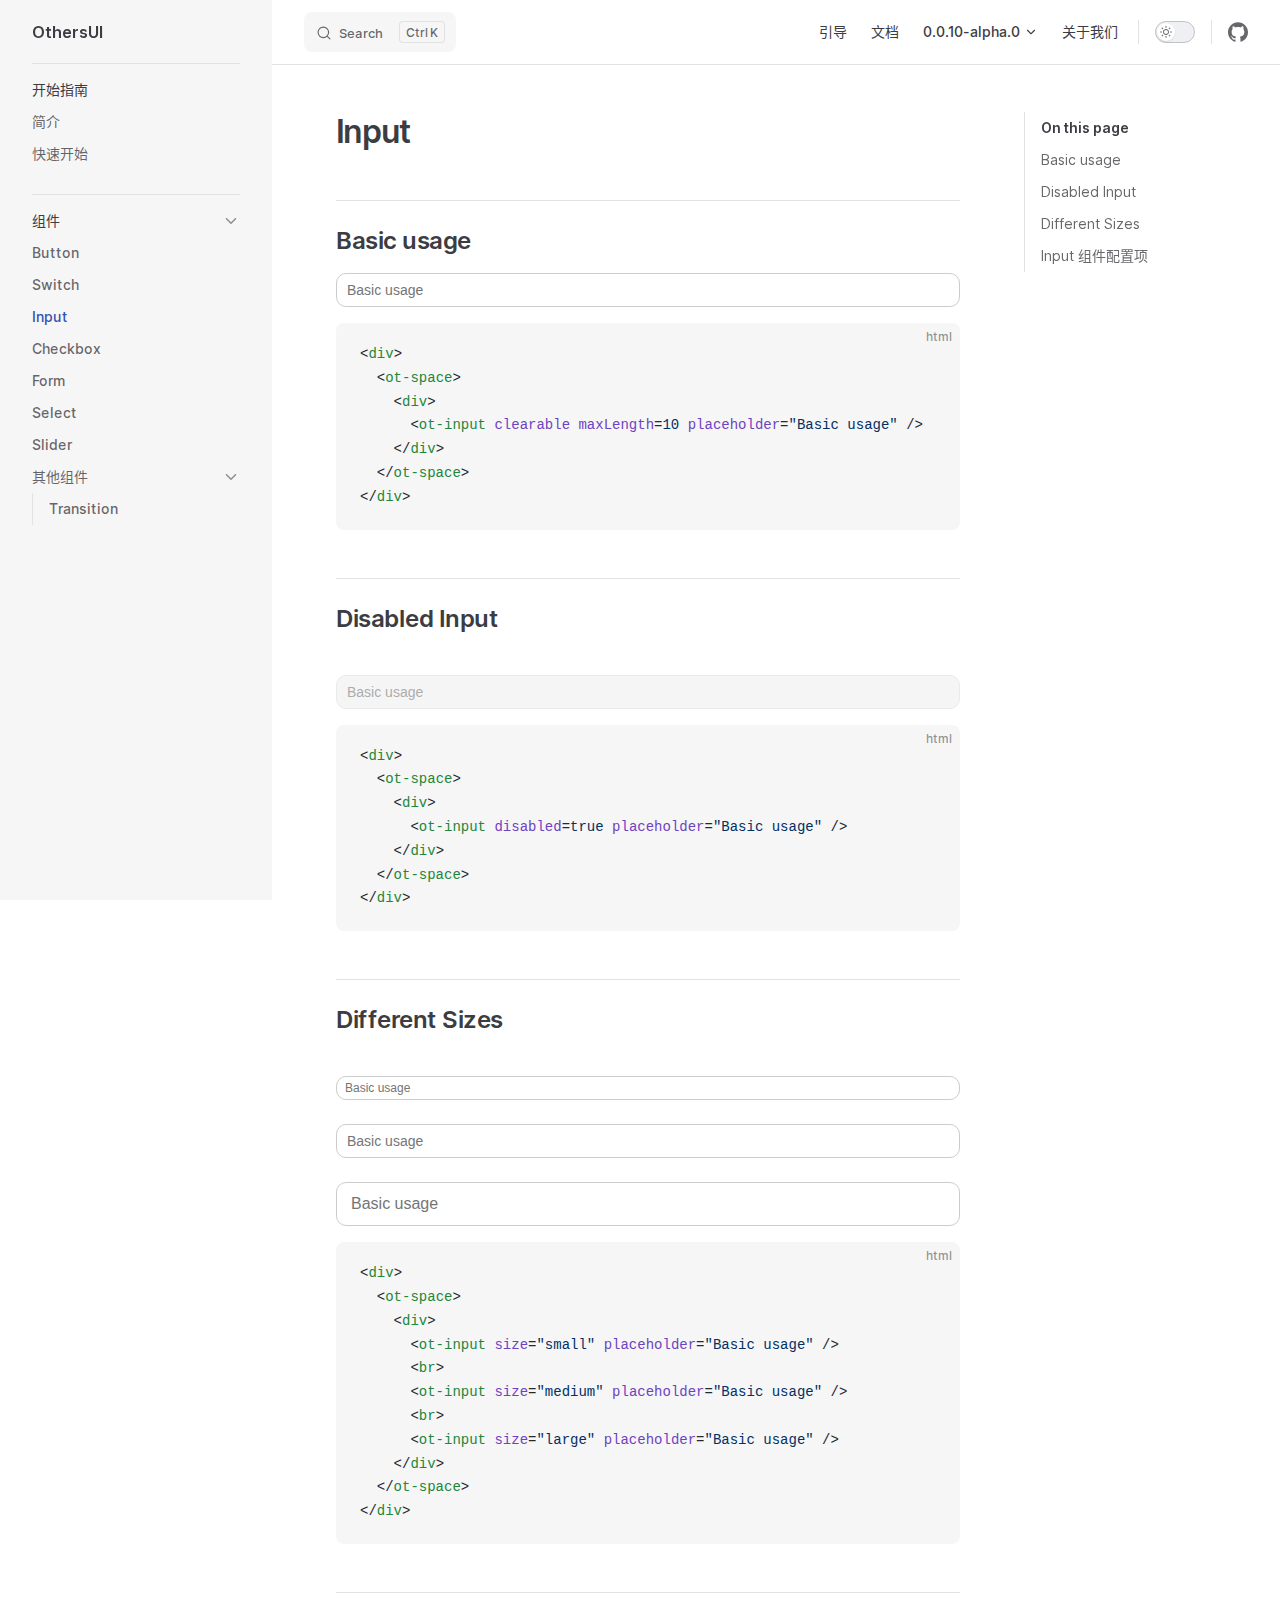
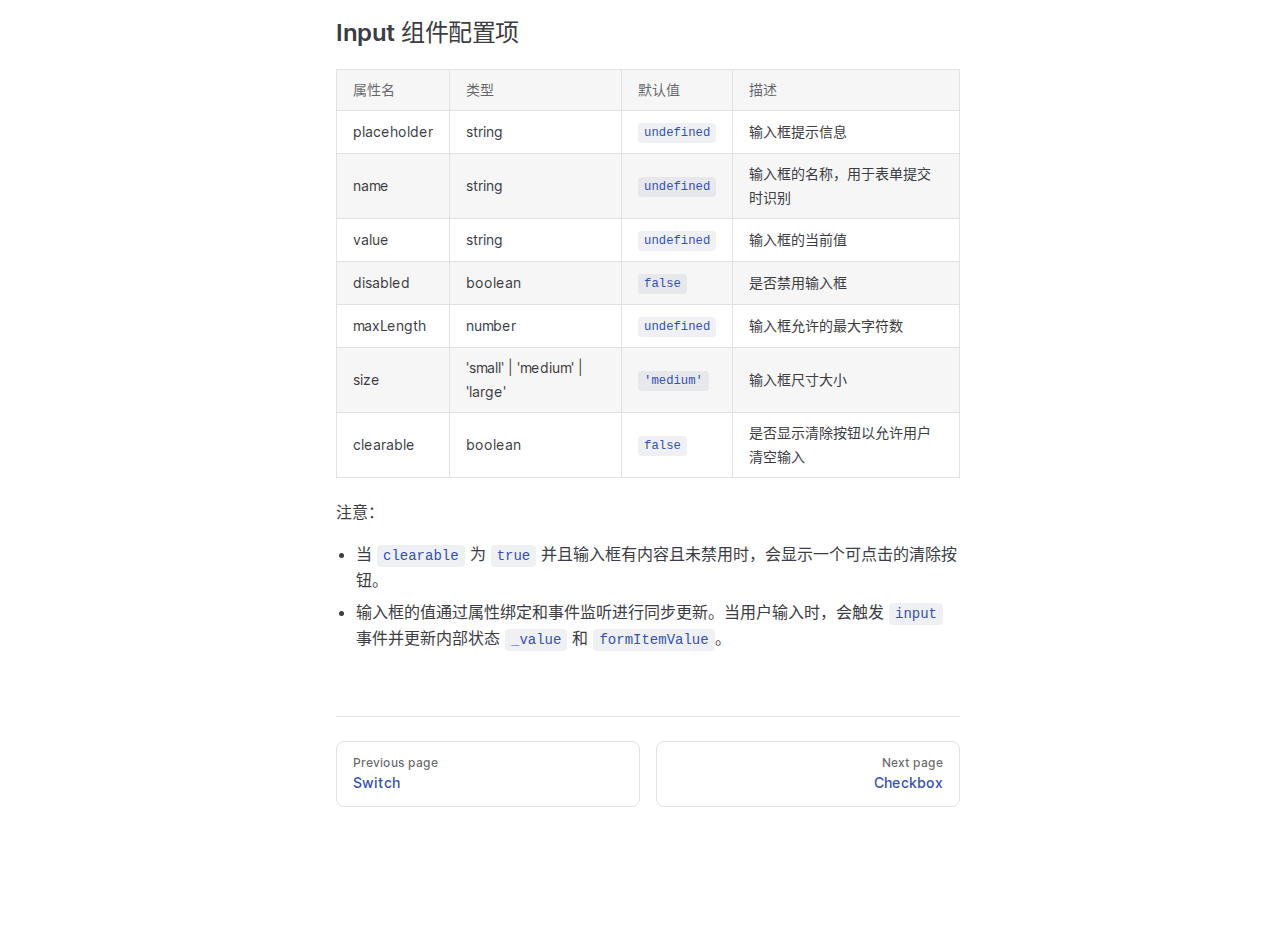
<file: docs/components/input.html>
<!DOCTYPE html>
<html lang="zh-CN" dir="ltr">
  <head>
    <meta charset="utf-8">
    <meta name="viewport" content="width=device-width,initial-scale=1">
    <title>Input | OthersUI</title>
    <meta name="description" content="others-ui">
    <meta name="generator" content="VitePress v1.0.0-rc.39">
    <link rel="preload stylesheet" href="/docs/assets/style.THCC_UnW.css" as="style">
    
    <script type="module" src="/docs/assets/app.CPjdpGef.js"></script>
    <link rel="preload" href="/docs/assets/inter-roman-latin.bvIUbFQP.woff2" as="font" type="font/woff2" crossorigin="">
    <link rel="modulepreload" href="/docs/assets/chunks/framework.wGt_bbMe.js">
    <link rel="modulepreload" href="/docs/assets/chunks/theme.AyY0tN_U.js">
    <link rel="modulepreload" href="/docs/assets/components_input.md.yzUqLn5O.lean.js">
    <script id="check-dark-mode">(()=>{const e=localStorage.getItem("vitepress-theme-appearance")||"auto",a=window.matchMedia("(prefers-color-scheme: dark)").matches;(!e||e==="auto"?a:e==="dark")&&document.documentElement.classList.add("dark")})();</script>
    <script id="check-mac-os">document.documentElement.classList.toggle("mac",/Mac|iPhone|iPod|iPad/i.test(navigator.platform));</script>
  </head>
  <body>
    <div id="app"><div class="Layout" data-v-9d733402><!--[--><!--]--><!--[--><span tabindex="-1" data-v-2d60c9ca></span><a href="#VPContent" class="VPSkipLink visually-hidden" data-v-2d60c9ca> Skip to content </a><!--]--><!----><header class="VPNav" data-v-9d733402 data-v-9ed9410e><div class="VPNavBar has-sidebar" data-v-9ed9410e data-v-111cf943><div class="wrapper" data-v-111cf943><div class="container" data-v-111cf943><div class="title" data-v-111cf943><div class="VPNavBarTitle has-sidebar" data-v-111cf943 data-v-0d305c84><a class="title" href="/docs/" data-v-0d305c84><!--[--><!--]--><!----><!--[-->OthersUI<!--]--><!--[--><!--]--></a></div></div><div class="content" data-v-111cf943><div class="content-body" data-v-111cf943><!--[--><!--]--><div class="VPNavBarSearch search" data-v-111cf943><!--[--><!----><div id="local-search"><button type="button" class="DocSearch DocSearch-Button" aria-label="Search"><span class="DocSearch-Button-Container"><svg class="DocSearch-Search-Icon" width="20" height="20" viewBox="0 0 20 20" aria-label="search icon"><path d="M14.386 14.386l4.0877 4.0877-4.0877-4.0877c-2.9418 2.9419-7.7115 2.9419-10.6533 0-2.9419-2.9418-2.9419-7.7115 0-10.6533 2.9418-2.9419 7.7115-2.9419 10.6533 0 2.9419 2.9418 2.9419 7.7115 0 10.6533z" stroke="currentColor" fill="none" fill-rule="evenodd" stroke-linecap="round" stroke-linejoin="round"></path></svg><span class="DocSearch-Button-Placeholder">Search</span></span><span class="DocSearch-Button-Keys"><kbd class="DocSearch-Button-Key"></kbd><kbd class="DocSearch-Button-Key">K</kbd></span></button></div><!--]--></div><nav aria-labelledby="main-nav-aria-label" class="VPNavBarMenu menu" data-v-111cf943 data-v-19a25a12><span id="main-nav-aria-label" class="visually-hidden" data-v-19a25a12>Main Navigation</span><!--[--><!--[--><a class="VPLink link VPNavBarMenuLink" href="/docs/before-start.html" tabindex="0" data-v-19a25a12 data-v-fac5fcc9><!--[--><span data-v-fac5fcc9>引导</span><!--]--></a><!--]--><!--[--><a class="VPLink link VPNavBarMenuLink" href="/docs/guide.html" tabindex="0" data-v-19a25a12 data-v-fac5fcc9><!--[--><span data-v-fac5fcc9>文档</span><!--]--></a><!--]--><!--[--><div class="VPFlyout VPNavBarMenuGroup" data-v-19a25a12 data-v-2dea9909><button type="button" class="button" aria-haspopup="true" aria-expanded="false" data-v-2dea9909><span class="text" data-v-2dea9909><!----><span data-v-2dea9909>0.0.10-alpha.0</span><svg xmlns="http://www.w3.org/2000/svg" aria-hidden="true" focusable="false" viewbox="0 0 24 24" class="text-icon" data-v-2dea9909><path d="M12,16c-0.3,0-0.5-0.1-0.7-0.3l-6-6c-0.4-0.4-0.4-1,0-1.4s1-0.4,1.4,0l5.3,5.3l5.3-5.3c0.4-0.4,1-0.4,1.4,0s0.4,1,0,1.4l-6,6C12.5,15.9,12.3,16,12,16z"></path></svg></span></button><div class="menu" data-v-2dea9909><div class="VPMenu" data-v-2dea9909 data-v-94a7ac15><div class="items" data-v-94a7ac15><!--[--><!--[--><div class="VPMenuLink" data-v-94a7ac15 data-v-dcd5b7ea><a class="VPLink link vp-external-link-icon" href="https://github.com/others-ui/others-ui/blob/main/packages/others-ui/CHANGELOG.md" target="_blank" rel="noreferrer" data-v-dcd5b7ea><!--[-->更新日志<!--]--></a></div><!--]--><!--[--><div class="VPMenuLink" data-v-94a7ac15 data-v-dcd5b7ea><a class="VPLink link vp-external-link-icon" href="https://www.npmjs.com/package/others-ui" target="_blank" rel="noreferrer" data-v-dcd5b7ea><!--[-->npm<!--]--></a></div><!--]--><!--]--></div><!--[--><!--]--></div></div></div><!--]--><!--[--><a class="VPLink link VPNavBarMenuLink" href="/docs/about.html" tabindex="0" data-v-19a25a12 data-v-fac5fcc9><!--[--><span data-v-fac5fcc9>关于我们</span><!--]--></a><!--]--><!--]--></nav><!----><div class="VPNavBarAppearance appearance" data-v-111cf943 data-v-25d8dccb><button class="VPSwitch VPSwitchAppearance" type="button" role="switch" title="Switch to dark theme" aria-checked="false" data-v-25d8dccb data-v-97db7747 data-v-dd3b874c><span class="check" data-v-dd3b874c><span class="icon" data-v-dd3b874c><!--[--><svg xmlns="http://www.w3.org/2000/svg" aria-hidden="true" focusable="false" viewbox="0 0 24 24" class="sun" data-v-97db7747><path d="M12,18c-3.3,0-6-2.7-6-6s2.7-6,6-6s6,2.7,6,6S15.3,18,12,18zM12,8c-2.2,0-4,1.8-4,4c0,2.2,1.8,4,4,4c2.2,0,4-1.8,4-4C16,9.8,14.2,8,12,8z"></path><path d="M12,4c-0.6,0-1-0.4-1-1V1c0-0.6,0.4-1,1-1s1,0.4,1,1v2C13,3.6,12.6,4,12,4z"></path><path d="M12,24c-0.6,0-1-0.4-1-1v-2c0-0.6,0.4-1,1-1s1,0.4,1,1v2C13,23.6,12.6,24,12,24z"></path><path d="M5.6,6.6c-0.3,0-0.5-0.1-0.7-0.3L3.5,4.9c-0.4-0.4-0.4-1,0-1.4s1-0.4,1.4,0l1.4,1.4c0.4,0.4,0.4,1,0,1.4C6.2,6.5,5.9,6.6,5.6,6.6z"></path><path d="M19.8,20.8c-0.3,0-0.5-0.1-0.7-0.3l-1.4-1.4c-0.4-0.4-0.4-1,0-1.4s1-0.4,1.4,0l1.4,1.4c0.4,0.4,0.4,1,0,1.4C20.3,20.7,20,20.8,19.8,20.8z"></path><path d="M3,13H1c-0.6,0-1-0.4-1-1s0.4-1,1-1h2c0.6,0,1,0.4,1,1S3.6,13,3,13z"></path><path d="M23,13h-2c-0.6,0-1-0.4-1-1s0.4-1,1-1h2c0.6,0,1,0.4,1,1S23.6,13,23,13z"></path><path d="M4.2,20.8c-0.3,0-0.5-0.1-0.7-0.3c-0.4-0.4-0.4-1,0-1.4l1.4-1.4c0.4-0.4,1-0.4,1.4,0s0.4,1,0,1.4l-1.4,1.4C4.7,20.7,4.5,20.8,4.2,20.8z"></path><path d="M18.4,6.6c-0.3,0-0.5-0.1-0.7-0.3c-0.4-0.4-0.4-1,0-1.4l1.4-1.4c0.4-0.4,1-0.4,1.4,0s0.4,1,0,1.4l-1.4,1.4C18.9,6.5,18.6,6.6,18.4,6.6z"></path></svg><svg xmlns="http://www.w3.org/2000/svg" aria-hidden="true" focusable="false" viewbox="0 0 24 24" class="moon" data-v-97db7747><path d="M12.1,22c-0.3,0-0.6,0-0.9,0c-5.5-0.5-9.5-5.4-9-10.9c0.4-4.8,4.2-8.6,9-9c0.4,0,0.8,0.2,1,0.5c0.2,0.3,0.2,0.8-0.1,1.1c-2,2.7-1.4,6.4,1.3,8.4c2.1,1.6,5,1.6,7.1,0c0.3-0.2,0.7-0.3,1.1-0.1c0.3,0.2,0.5,0.6,0.5,1c-0.2,2.7-1.5,5.1-3.6,6.8C16.6,21.2,14.4,22,12.1,22zM9.3,4.4c-2.9,1-5,3.6-5.2,6.8c-0.4,4.4,2.8,8.3,7.2,8.7c2.1,0.2,4.2-0.4,5.8-1.8c1.1-0.9,1.9-2.1,2.4-3.4c-2.5,0.9-5.3,0.5-7.5-1.1C9.2,11.4,8.1,7.7,9.3,4.4z"></path></svg><!--]--></span></span></button></div><div class="VPSocialLinks VPNavBarSocialLinks social-links" data-v-111cf943 data-v-dbbf6902 data-v-d7dd5a63><!--[--><a class="VPSocialLink no-icon" href="https://github.com/others-ui/others-ui" aria-label="github" target="_blank" rel="noopener" data-v-d7dd5a63 data-v-3709e407><svg role="img" viewBox="0 0 24 24" xmlns="http://www.w3.org/2000/svg"><title>GitHub</title><path d="M12 .297c-6.63 0-12 5.373-12 12 0 5.303 3.438 9.8 8.205 11.385.6.113.82-.258.82-.577 0-.285-.01-1.04-.015-2.04-3.338.724-4.042-1.61-4.042-1.61C4.422 18.07 3.633 17.7 3.633 17.7c-1.087-.744.084-.729.084-.729 1.205.084 1.838 1.236 1.838 1.236 1.07 1.835 2.809 1.305 3.495.998.108-.776.417-1.305.76-1.605-2.665-.3-5.466-1.332-5.466-5.93 0-1.31.465-2.38 1.235-3.22-.135-.303-.54-1.523.105-3.176 0 0 1.005-.322 3.3 1.23.96-.267 1.98-.399 3-.405 1.02.006 2.04.138 3 .405 2.28-1.552 3.285-1.23 3.285-1.23.645 1.653.24 2.873.12 3.176.765.84 1.23 1.91 1.23 3.22 0 4.61-2.805 5.625-5.475 5.92.42.36.81 1.096.81 2.22 0 1.606-.015 2.896-.015 3.286 0 .315.21.69.825.57C20.565 22.092 24 17.592 24 12.297c0-6.627-5.373-12-12-12"/></svg></a><!--]--></div><div class="VPFlyout VPNavBarExtra extra" data-v-111cf943 data-v-4585a48a data-v-2dea9909><button type="button" class="button" aria-haspopup="true" aria-expanded="false" aria-label="extra navigation" data-v-2dea9909><svg xmlns="http://www.w3.org/2000/svg" aria-hidden="true" focusable="false" viewbox="0 0 24 24" class="icon" data-v-2dea9909><circle cx="12" cy="12" r="2"></circle><circle cx="19" cy="12" r="2"></circle><circle cx="5" cy="12" r="2"></circle></svg></button><div class="menu" data-v-2dea9909><div class="VPMenu" data-v-2dea9909 data-v-94a7ac15><!----><!--[--><!--[--><!----><div class="group" data-v-4585a48a><div class="item appearance" data-v-4585a48a><p class="label" data-v-4585a48a>Appearance</p><div class="appearance-action" data-v-4585a48a><button class="VPSwitch VPSwitchAppearance" type="button" role="switch" title="Switch to dark theme" aria-checked="false" data-v-4585a48a data-v-97db7747 data-v-dd3b874c><span class="check" data-v-dd3b874c><span class="icon" data-v-dd3b874c><!--[--><svg xmlns="http://www.w3.org/2000/svg" aria-hidden="true" focusable="false" viewbox="0 0 24 24" class="sun" data-v-97db7747><path d="M12,18c-3.3,0-6-2.7-6-6s2.7-6,6-6s6,2.7,6,6S15.3,18,12,18zM12,8c-2.2,0-4,1.8-4,4c0,2.2,1.8,4,4,4c2.2,0,4-1.8,4-4C16,9.8,14.2,8,12,8z"></path><path d="M12,4c-0.6,0-1-0.4-1-1V1c0-0.6,0.4-1,1-1s1,0.4,1,1v2C13,3.6,12.6,4,12,4z"></path><path d="M12,24c-0.6,0-1-0.4-1-1v-2c0-0.6,0.4-1,1-1s1,0.4,1,1v2C13,23.6,12.6,24,12,24z"></path><path d="M5.6,6.6c-0.3,0-0.5-0.1-0.7-0.3L3.5,4.9c-0.4-0.4-0.4-1,0-1.4s1-0.4,1.4,0l1.4,1.4c0.4,0.4,0.4,1,0,1.4C6.2,6.5,5.9,6.6,5.6,6.6z"></path><path d="M19.8,20.8c-0.3,0-0.5-0.1-0.7-0.3l-1.4-1.4c-0.4-0.4-0.4-1,0-1.4s1-0.4,1.4,0l1.4,1.4c0.4,0.4,0.4,1,0,1.4C20.3,20.7,20,20.8,19.8,20.8z"></path><path d="M3,13H1c-0.6,0-1-0.4-1-1s0.4-1,1-1h2c0.6,0,1,0.4,1,1S3.6,13,3,13z"></path><path d="M23,13h-2c-0.6,0-1-0.4-1-1s0.4-1,1-1h2c0.6,0,1,0.4,1,1S23.6,13,23,13z"></path><path d="M4.2,20.8c-0.3,0-0.5-0.1-0.7-0.3c-0.4-0.4-0.4-1,0-1.4l1.4-1.4c0.4-0.4,1-0.4,1.4,0s0.4,1,0,1.4l-1.4,1.4C4.7,20.7,4.5,20.8,4.2,20.8z"></path><path d="M18.4,6.6c-0.3,0-0.5-0.1-0.7-0.3c-0.4-0.4-0.4-1,0-1.4l1.4-1.4c0.4-0.4,1-0.4,1.4,0s0.4,1,0,1.4l-1.4,1.4C18.9,6.5,18.6,6.6,18.4,6.6z"></path></svg><svg xmlns="http://www.w3.org/2000/svg" aria-hidden="true" focusable="false" viewbox="0 0 24 24" class="moon" data-v-97db7747><path d="M12.1,22c-0.3,0-0.6,0-0.9,0c-5.5-0.5-9.5-5.4-9-10.9c0.4-4.8,4.2-8.6,9-9c0.4,0,0.8,0.2,1,0.5c0.2,0.3,0.2,0.8-0.1,1.1c-2,2.7-1.4,6.4,1.3,8.4c2.1,1.6,5,1.6,7.1,0c0.3-0.2,0.7-0.3,1.1-0.1c0.3,0.2,0.5,0.6,0.5,1c-0.2,2.7-1.5,5.1-3.6,6.8C16.6,21.2,14.4,22,12.1,22zM9.3,4.4c-2.9,1-5,3.6-5.2,6.8c-0.4,4.4,2.8,8.3,7.2,8.7c2.1,0.2,4.2-0.4,5.8-1.8c1.1-0.9,1.9-2.1,2.4-3.4c-2.5,0.9-5.3,0.5-7.5-1.1C9.2,11.4,8.1,7.7,9.3,4.4z"></path></svg><!--]--></span></span></button></div></div></div><div class="group" data-v-4585a48a><div class="item social-links" data-v-4585a48a><div class="VPSocialLinks social-links-list" data-v-4585a48a data-v-d7dd5a63><!--[--><a class="VPSocialLink no-icon" href="https://github.com/others-ui/others-ui" aria-label="github" target="_blank" rel="noopener" data-v-d7dd5a63 data-v-3709e407><svg role="img" viewBox="0 0 24 24" xmlns="http://www.w3.org/2000/svg"><title>GitHub</title><path d="M12 .297c-6.63 0-12 5.373-12 12 0 5.303 3.438 9.8 8.205 11.385.6.113.82-.258.82-.577 0-.285-.01-1.04-.015-2.04-3.338.724-4.042-1.61-4.042-1.61C4.422 18.07 3.633 17.7 3.633 17.7c-1.087-.744.084-.729.084-.729 1.205.084 1.838 1.236 1.838 1.236 1.07 1.835 2.809 1.305 3.495.998.108-.776.417-1.305.76-1.605-2.665-.3-5.466-1.332-5.466-5.93 0-1.31.465-2.38 1.235-3.22-.135-.303-.54-1.523.105-3.176 0 0 1.005-.322 3.3 1.23.96-.267 1.98-.399 3-.405 1.02.006 2.04.138 3 .405 2.28-1.552 3.285-1.23 3.285-1.23.645 1.653.24 2.873.12 3.176.765.84 1.23 1.91 1.23 3.22 0 4.61-2.805 5.625-5.475 5.92.42.36.81 1.096.81 2.22 0 1.606-.015 2.896-.015 3.286 0 .315.21.69.825.57C20.565 22.092 24 17.592 24 12.297c0-6.627-5.373-12-12-12"/></svg></a><!--]--></div></div></div><!--]--><!--]--></div></div></div><!--[--><!--]--><button type="button" class="VPNavBarHamburger hamburger" aria-label="mobile navigation" aria-expanded="false" aria-controls="VPNavScreen" data-v-111cf943 data-v-85120192><span class="container" data-v-85120192><span class="top" data-v-85120192></span><span class="middle" data-v-85120192></span><span class="bottom" data-v-85120192></span></span></button></div></div></div></div><div class="divider" data-v-111cf943><div class="divider-line" data-v-111cf943></div></div></div><!----></header><div class="VPLocalNav has-sidebar empty" data-v-9d733402 data-v-889beffb><div class="container" data-v-889beffb><button class="menu" aria-expanded="false" aria-controls="VPSidebarNav" data-v-889beffb><svg xmlns="http://www.w3.org/2000/svg" aria-hidden="true" focusable="false" viewbox="0 0 24 24" class="menu-icon" data-v-889beffb><path d="M17,11H3c-0.6,0-1-0.4-1-1s0.4-1,1-1h14c0.6,0,1,0.4,1,1S17.6,11,17,11z"></path><path d="M21,7H3C2.4,7,2,6.6,2,6s0.4-1,1-1h18c0.6,0,1,0.4,1,1S21.6,7,21,7z"></path><path d="M21,15H3c-0.6,0-1-0.4-1-1s0.4-1,1-1h18c0.6,0,1,0.4,1,1S21.6,15,21,15z"></path><path d="M17,19H3c-0.6,0-1-0.4-1-1s0.4-1,1-1h14c0.6,0,1,0.4,1,1S17.6,19,17,19z"></path></svg><span class="menu-text" data-v-889beffb>Menu</span></button><div class="VPLocalNavOutlineDropdown" style="--vp-vh:0px;" data-v-889beffb data-v-fe15514d><button data-v-fe15514d>Return to top</button><!----></div></div></div><aside class="VPSidebar" data-v-9d733402 data-v-e77872a5><div class="curtain" data-v-e77872a5></div><nav class="nav" id="VPSidebarNav" aria-labelledby="sidebar-aria-label" tabindex="-1" data-v-e77872a5><span class="visually-hidden" id="sidebar-aria-label" data-v-e77872a5> Sidebar Navigation </span><!--[--><!--]--><!--[--><div class="group" data-v-e77872a5><section class="VPSidebarItem level-0" data-v-e77872a5 data-v-2f8ec882><div class="item" role="button" tabindex="0" data-v-2f8ec882><div class="indicator" data-v-2f8ec882></div><h2 class="text" data-v-2f8ec882>开始指南</h2><!----></div><div class="items" data-v-2f8ec882><!--[--><div class="VPSidebarItem level-1 is-link" data-v-2f8ec882 data-v-2f8ec882><div class="item" data-v-2f8ec882><div class="indicator" data-v-2f8ec882></div><a class="VPLink link link" href="/docs/before-start.html" data-v-2f8ec882><!--[--><p class="text" data-v-2f8ec882>简介</p><!--]--></a><!----></div><!----></div><div class="VPSidebarItem level-1 is-link" data-v-2f8ec882 data-v-2f8ec882><div class="item" data-v-2f8ec882><div class="indicator" data-v-2f8ec882></div><a class="VPLink link link" href="/docs/guide.html" data-v-2f8ec882><!--[--><p class="text" data-v-2f8ec882>快速开始</p><!--]--></a><!----></div><!----></div><!--]--></div></section></div><div class="group" data-v-e77872a5><section class="VPSidebarItem level-0 collapsible has-active" data-v-e77872a5 data-v-2f8ec882><div class="item" role="button" tabindex="0" data-v-2f8ec882><div class="indicator" data-v-2f8ec882></div><h2 class="text" data-v-2f8ec882>组件</h2><div class="caret" role="button" aria-label="toggle section" tabindex="0" data-v-2f8ec882><svg xmlns="http://www.w3.org/2000/svg" aria-hidden="true" focusable="false" viewbox="0 0 24 24" class="caret-icon" data-v-2f8ec882><path d="M9,19c-0.3,0-0.5-0.1-0.7-0.3c-0.4-0.4-0.4-1,0-1.4l5.3-5.3L8.3,6.7c-0.4-0.4-0.4-1,0-1.4s1-0.4,1.4,0l6,6c0.4,0.4,0.4,1,0,1.4l-6,6C9.5,18.9,9.3,19,9,19z"></path></svg></div></div><div class="items" data-v-2f8ec882><!--[--><div class="VPSidebarItem level-1 is-link" data-v-2f8ec882 data-v-2f8ec882><div class="item" data-v-2f8ec882><div class="indicator" data-v-2f8ec882></div><a class="VPLink link link" href="/docs/components/button.html" data-v-2f8ec882><!--[--><p class="text" data-v-2f8ec882>Button</p><!--]--></a><!----></div><!----></div><div class="VPSidebarItem level-1 is-link" data-v-2f8ec882 data-v-2f8ec882><div class="item" data-v-2f8ec882><div class="indicator" data-v-2f8ec882></div><a class="VPLink link link" href="/docs/components/switch.html" data-v-2f8ec882><!--[--><p class="text" data-v-2f8ec882>Switch</p><!--]--></a><!----></div><!----></div><div class="VPSidebarItem level-1 is-link" data-v-2f8ec882 data-v-2f8ec882><div class="item" data-v-2f8ec882><div class="indicator" data-v-2f8ec882></div><a class="VPLink link link" href="/docs/components/input.html" data-v-2f8ec882><!--[--><p class="text" data-v-2f8ec882>Input</p><!--]--></a><!----></div><!----></div><div class="VPSidebarItem level-1 is-link" data-v-2f8ec882 data-v-2f8ec882><div class="item" data-v-2f8ec882><div class="indicator" data-v-2f8ec882></div><a class="VPLink link link" href="/docs/components/checkbox.html" data-v-2f8ec882><!--[--><p class="text" data-v-2f8ec882>Checkbox</p><!--]--></a><!----></div><!----></div><div class="VPSidebarItem level-1 is-link" data-v-2f8ec882 data-v-2f8ec882><div class="item" data-v-2f8ec882><div class="indicator" data-v-2f8ec882></div><a class="VPLink link link" href="/docs/components/form.html" data-v-2f8ec882><!--[--><p class="text" data-v-2f8ec882>Form</p><!--]--></a><!----></div><!----></div><div class="VPSidebarItem level-1 is-link" data-v-2f8ec882 data-v-2f8ec882><div class="item" data-v-2f8ec882><div class="indicator" data-v-2f8ec882></div><a class="VPLink link link" href="/docs/components/select.html" data-v-2f8ec882><!--[--><p class="text" data-v-2f8ec882>Select</p><!--]--></a><!----></div><!----></div><div class="VPSidebarItem level-1 is-link" data-v-2f8ec882 data-v-2f8ec882><div class="item" data-v-2f8ec882><div class="indicator" data-v-2f8ec882></div><a class="VPLink link link" href="/docs/components/slider.html" data-v-2f8ec882><!--[--><p class="text" data-v-2f8ec882>Slider</p><!--]--></a><!----></div><!----></div><section class="VPSidebarItem level-1 collapsible" data-v-2f8ec882 data-v-2f8ec882><div class="item" role="button" tabindex="0" data-v-2f8ec882><div class="indicator" data-v-2f8ec882></div><h3 class="text" data-v-2f8ec882>其他组件</h3><div class="caret" role="button" aria-label="toggle section" tabindex="0" data-v-2f8ec882><svg xmlns="http://www.w3.org/2000/svg" aria-hidden="true" focusable="false" viewbox="0 0 24 24" class="caret-icon" data-v-2f8ec882><path d="M9,19c-0.3,0-0.5-0.1-0.7-0.3c-0.4-0.4-0.4-1,0-1.4l5.3-5.3L8.3,6.7c-0.4-0.4-0.4-1,0-1.4s1-0.4,1.4,0l6,6c0.4,0.4,0.4,1,0,1.4l-6,6C9.5,18.9,9.3,19,9,19z"></path></svg></div></div><div class="items" data-v-2f8ec882><!--[--><div class="VPSidebarItem level-2 is-link" data-v-2f8ec882 data-v-2f8ec882><div class="item" data-v-2f8ec882><div class="indicator" data-v-2f8ec882></div><a class="VPLink link link" href="/docs/components/transition.html" data-v-2f8ec882><!--[--><p class="text" data-v-2f8ec882>Transition</p><!--]--></a><!----></div><!----></div><!--]--></div></section><!--]--></div></section></div><!--]--><!--[--><!--]--></nav></aside><div class="VPContent has-sidebar" id="VPContent" data-v-9d733402 data-v-b87d9de3><div class="VPDoc has-sidebar has-aside" data-v-b87d9de3 data-v-30fbb6ec><!--[--><!--]--><div class="container" data-v-30fbb6ec><div class="aside" data-v-30fbb6ec><div class="aside-curtain" data-v-30fbb6ec></div><div class="aside-container" data-v-30fbb6ec><div class="aside-content" data-v-30fbb6ec><div class="VPDocAside" data-v-30fbb6ec data-v-bb1eb68e><!--[--><!--]--><!--[--><!--]--><div class="VPDocAsideOutline" role="navigation" data-v-bb1eb68e data-v-207236d0><div class="content" data-v-207236d0><div class="outline-marker" data-v-207236d0></div><div class="outline-title" role="heading" aria-level="2" data-v-207236d0>On this page</div><nav aria-labelledby="doc-outline-aria-label" data-v-207236d0><span class="visually-hidden" id="doc-outline-aria-label" data-v-207236d0> Table of Contents for current page </span><ul class="VPDocOutlineItem root" data-v-207236d0 data-v-93594584><!--[--><!--]--></ul></nav></div></div><!--[--><!--]--><div class="spacer" data-v-bb1eb68e></div><!--[--><!--]--><!----><!--[--><!--]--><!--[--><!--]--></div></div></div></div><div class="content" data-v-30fbb6ec><div class="content-container" data-v-30fbb6ec><!--[--><!--]--><main class="main" data-v-30fbb6ec><div style="position:relative;" class="vp-doc _docs_components_input" data-v-30fbb6ec><div><h1 id="input" tabindex="-1">Input <a class="header-anchor" href="#input" aria-label="Permalink to &quot;Input&quot;">​</a></h1><h2 id="basic-usage" tabindex="-1">Basic usage <a class="header-anchor" href="#basic-usage" aria-label="Permalink to &quot;Basic usage&quot;">​</a></h2><div><ot-space><div><ot-input clearable maxLength="10" placeholder="Basic usage"></ot-input></div></ot-space></div><div class="language-html vp-adaptive-theme"><button title="Copy Code" class="copy"></button><span class="lang">html</span><pre class="shiki shiki-themes github-light github-dark vp-code"><code><span class="line"><span style="--shiki-light:#24292E;--shiki-dark:#E1E4E8;">&lt;</span><span style="--shiki-light:#22863A;--shiki-dark:#85E89D;">div</span><span style="--shiki-light:#24292E;--shiki-dark:#E1E4E8;">&gt;</span></span>
<span class="line"><span style="--shiki-light:#24292E;--shiki-dark:#E1E4E8;">  &lt;</span><span style="--shiki-light:#22863A;--shiki-dark:#85E89D;">ot-space</span><span style="--shiki-light:#24292E;--shiki-dark:#E1E4E8;">&gt;</span></span>
<span class="line"><span style="--shiki-light:#24292E;--shiki-dark:#E1E4E8;">    &lt;</span><span style="--shiki-light:#22863A;--shiki-dark:#85E89D;">div</span><span style="--shiki-light:#24292E;--shiki-dark:#E1E4E8;">&gt;</span></span>
<span class="line"><span style="--shiki-light:#24292E;--shiki-dark:#E1E4E8;">      &lt;</span><span style="--shiki-light:#22863A;--shiki-dark:#85E89D;">ot-input</span><span style="--shiki-light:#6F42C1;--shiki-dark:#B392F0;"> clearable</span><span style="--shiki-light:#6F42C1;--shiki-dark:#B392F0;"> maxLength</span><span style="--shiki-light:#24292E;--shiki-dark:#E1E4E8;">=</span><span style="--shiki-light:#032F62;--shiki-dark:#9ECBFF;">10</span><span style="--shiki-light:#6F42C1;--shiki-dark:#B392F0;"> placeholder</span><span style="--shiki-light:#24292E;--shiki-dark:#E1E4E8;">=</span><span style="--shiki-light:#032F62;--shiki-dark:#9ECBFF;">&quot;Basic usage&quot;</span><span style="--shiki-light:#24292E;--shiki-dark:#E1E4E8;"> /&gt;</span></span>
<span class="line"><span style="--shiki-light:#24292E;--shiki-dark:#E1E4E8;">    &lt;/</span><span style="--shiki-light:#22863A;--shiki-dark:#85E89D;">div</span><span style="--shiki-light:#24292E;--shiki-dark:#E1E4E8;">&gt;</span></span>
<span class="line"><span style="--shiki-light:#24292E;--shiki-dark:#E1E4E8;">  &lt;/</span><span style="--shiki-light:#22863A;--shiki-dark:#85E89D;">ot-space</span><span style="--shiki-light:#24292E;--shiki-dark:#E1E4E8;">&gt;</span></span>
<span class="line"><span style="--shiki-light:#24292E;--shiki-dark:#E1E4E8;">&lt;/</span><span style="--shiki-light:#22863A;--shiki-dark:#85E89D;">div</span><span style="--shiki-light:#24292E;--shiki-dark:#E1E4E8;">&gt;</span></span></code></pre></div><h2 id="disabled-input" tabindex="-1">Disabled Input <a class="header-anchor" href="#disabled-input" aria-label="Permalink to &quot;Disabled Input&quot;">​</a></h2><br><div><ot-space><div><ot-input disabled="true" placeholder="Basic usage"></ot-input></div></ot-space></div><div class="language-html vp-adaptive-theme"><button title="Copy Code" class="copy"></button><span class="lang">html</span><pre class="shiki shiki-themes github-light github-dark vp-code"><code><span class="line"><span style="--shiki-light:#24292E;--shiki-dark:#E1E4E8;">&lt;</span><span style="--shiki-light:#22863A;--shiki-dark:#85E89D;">div</span><span style="--shiki-light:#24292E;--shiki-dark:#E1E4E8;">&gt;</span></span>
<span class="line"><span style="--shiki-light:#24292E;--shiki-dark:#E1E4E8;">  &lt;</span><span style="--shiki-light:#22863A;--shiki-dark:#85E89D;">ot-space</span><span style="--shiki-light:#24292E;--shiki-dark:#E1E4E8;">&gt;</span></span>
<span class="line"><span style="--shiki-light:#24292E;--shiki-dark:#E1E4E8;">    &lt;</span><span style="--shiki-light:#22863A;--shiki-dark:#85E89D;">div</span><span style="--shiki-light:#24292E;--shiki-dark:#E1E4E8;">&gt;</span></span>
<span class="line"><span style="--shiki-light:#24292E;--shiki-dark:#E1E4E8;">      &lt;</span><span style="--shiki-light:#22863A;--shiki-dark:#85E89D;">ot-input</span><span style="--shiki-light:#6F42C1;--shiki-dark:#B392F0;"> disabled</span><span style="--shiki-light:#24292E;--shiki-dark:#E1E4E8;">=</span><span style="--shiki-light:#032F62;--shiki-dark:#9ECBFF;">true</span><span style="--shiki-light:#6F42C1;--shiki-dark:#B392F0;"> placeholder</span><span style="--shiki-light:#24292E;--shiki-dark:#E1E4E8;">=</span><span style="--shiki-light:#032F62;--shiki-dark:#9ECBFF;">&quot;Basic usage&quot;</span><span style="--shiki-light:#24292E;--shiki-dark:#E1E4E8;"> /&gt;</span></span>
<span class="line"><span style="--shiki-light:#24292E;--shiki-dark:#E1E4E8;">    &lt;/</span><span style="--shiki-light:#22863A;--shiki-dark:#85E89D;">div</span><span style="--shiki-light:#24292E;--shiki-dark:#E1E4E8;">&gt;</span></span>
<span class="line"><span style="--shiki-light:#24292E;--shiki-dark:#E1E4E8;">  &lt;/</span><span style="--shiki-light:#22863A;--shiki-dark:#85E89D;">ot-space</span><span style="--shiki-light:#24292E;--shiki-dark:#E1E4E8;">&gt;</span></span>
<span class="line"><span style="--shiki-light:#24292E;--shiki-dark:#E1E4E8;">&lt;/</span><span style="--shiki-light:#22863A;--shiki-dark:#85E89D;">div</span><span style="--shiki-light:#24292E;--shiki-dark:#E1E4E8;">&gt;</span></span></code></pre></div><h2 id="different-sizes" tabindex="-1">Different Sizes <a class="header-anchor" href="#different-sizes" aria-label="Permalink to &quot;Different Sizes&quot;">​</a></h2><br><div><ot-space><div><ot-input size="small" placeholder="Basic usage"></ot-input><br><ot-input size="medium" placeholder="Basic usage"></ot-input><br><ot-input size="large" placeholder="Basic usage"></ot-input></div></ot-space></div><div class="language-html vp-adaptive-theme"><button title="Copy Code" class="copy"></button><span class="lang">html</span><pre class="shiki shiki-themes github-light github-dark vp-code"><code><span class="line"><span style="--shiki-light:#24292E;--shiki-dark:#E1E4E8;">&lt;</span><span style="--shiki-light:#22863A;--shiki-dark:#85E89D;">div</span><span style="--shiki-light:#24292E;--shiki-dark:#E1E4E8;">&gt;</span></span>
<span class="line"><span style="--shiki-light:#24292E;--shiki-dark:#E1E4E8;">  &lt;</span><span style="--shiki-light:#22863A;--shiki-dark:#85E89D;">ot-space</span><span style="--shiki-light:#24292E;--shiki-dark:#E1E4E8;">&gt;</span></span>
<span class="line"><span style="--shiki-light:#24292E;--shiki-dark:#E1E4E8;">    &lt;</span><span style="--shiki-light:#22863A;--shiki-dark:#85E89D;">div</span><span style="--shiki-light:#24292E;--shiki-dark:#E1E4E8;">&gt;</span></span>
<span class="line"><span style="--shiki-light:#24292E;--shiki-dark:#E1E4E8;">      &lt;</span><span style="--shiki-light:#22863A;--shiki-dark:#85E89D;">ot-input</span><span style="--shiki-light:#6F42C1;--shiki-dark:#B392F0;"> size</span><span style="--shiki-light:#24292E;--shiki-dark:#E1E4E8;">=</span><span style="--shiki-light:#032F62;--shiki-dark:#9ECBFF;">&quot;small&quot;</span><span style="--shiki-light:#6F42C1;--shiki-dark:#B392F0;"> placeholder</span><span style="--shiki-light:#24292E;--shiki-dark:#E1E4E8;">=</span><span style="--shiki-light:#032F62;--shiki-dark:#9ECBFF;">&quot;Basic usage&quot;</span><span style="--shiki-light:#24292E;--shiki-dark:#E1E4E8;"> /&gt;</span></span>
<span class="line"><span style="--shiki-light:#24292E;--shiki-dark:#E1E4E8;">      &lt;</span><span style="--shiki-light:#22863A;--shiki-dark:#85E89D;">br</span><span style="--shiki-light:#24292E;--shiki-dark:#E1E4E8;">&gt;</span></span>
<span class="line"><span style="--shiki-light:#24292E;--shiki-dark:#E1E4E8;">      &lt;</span><span style="--shiki-light:#22863A;--shiki-dark:#85E89D;">ot-input</span><span style="--shiki-light:#6F42C1;--shiki-dark:#B392F0;"> size</span><span style="--shiki-light:#24292E;--shiki-dark:#E1E4E8;">=</span><span style="--shiki-light:#032F62;--shiki-dark:#9ECBFF;">&quot;medium&quot;</span><span style="--shiki-light:#6F42C1;--shiki-dark:#B392F0;"> placeholder</span><span style="--shiki-light:#24292E;--shiki-dark:#E1E4E8;">=</span><span style="--shiki-light:#032F62;--shiki-dark:#9ECBFF;">&quot;Basic usage&quot;</span><span style="--shiki-light:#24292E;--shiki-dark:#E1E4E8;"> /&gt;</span></span>
<span class="line"><span style="--shiki-light:#24292E;--shiki-dark:#E1E4E8;">      &lt;</span><span style="--shiki-light:#22863A;--shiki-dark:#85E89D;">br</span><span style="--shiki-light:#24292E;--shiki-dark:#E1E4E8;">&gt;</span></span>
<span class="line"><span style="--shiki-light:#24292E;--shiki-dark:#E1E4E8;">      &lt;</span><span style="--shiki-light:#22863A;--shiki-dark:#85E89D;">ot-input</span><span style="--shiki-light:#6F42C1;--shiki-dark:#B392F0;"> size</span><span style="--shiki-light:#24292E;--shiki-dark:#E1E4E8;">=</span><span style="--shiki-light:#032F62;--shiki-dark:#9ECBFF;">&quot;large&quot;</span><span style="--shiki-light:#6F42C1;--shiki-dark:#B392F0;"> placeholder</span><span style="--shiki-light:#24292E;--shiki-dark:#E1E4E8;">=</span><span style="--shiki-light:#032F62;--shiki-dark:#9ECBFF;">&quot;Basic usage&quot;</span><span style="--shiki-light:#24292E;--shiki-dark:#E1E4E8;"> /&gt;</span></span>
<span class="line"><span style="--shiki-light:#24292E;--shiki-dark:#E1E4E8;">    &lt;/</span><span style="--shiki-light:#22863A;--shiki-dark:#85E89D;">div</span><span style="--shiki-light:#24292E;--shiki-dark:#E1E4E8;">&gt;</span></span>
<span class="line"><span style="--shiki-light:#24292E;--shiki-dark:#E1E4E8;">  &lt;/</span><span style="--shiki-light:#22863A;--shiki-dark:#85E89D;">ot-space</span><span style="--shiki-light:#24292E;--shiki-dark:#E1E4E8;">&gt;</span></span>
<span class="line"><span style="--shiki-light:#24292E;--shiki-dark:#E1E4E8;">&lt;/</span><span style="--shiki-light:#22863A;--shiki-dark:#85E89D;">div</span><span style="--shiki-light:#24292E;--shiki-dark:#E1E4E8;">&gt;</span></span></code></pre></div><h2 id="input-组件配置项" tabindex="-1">Input 组件配置项 <a class="header-anchor" href="#input-组件配置项" aria-label="Permalink to &quot;Input 组件配置项&quot;">​</a></h2><table><thead><tr><th>属性名</th><th>类型</th><th>默认值</th><th>描述</th></tr></thead><tbody><tr><td>placeholder</td><td>string</td><td><code>undefined</code></td><td>输入框提示信息</td></tr><tr><td>name</td><td>string</td><td><code>undefined</code></td><td>输入框的名称，用于表单提交时识别</td></tr><tr><td>value</td><td>string</td><td><code>undefined</code></td><td>输入框的当前值</td></tr><tr><td>disabled</td><td>boolean</td><td><code>false</code></td><td>是否禁用输入框</td></tr><tr><td>maxLength</td><td>number</td><td><code>undefined</code></td><td>输入框允许的最大字符数</td></tr><tr><td>size</td><td>&#39;small&#39; | &#39;medium&#39; | &#39;large&#39;</td><td><code>&#39;medium&#39;</code></td><td>输入框尺寸大小</td></tr><tr><td>clearable</td><td>boolean</td><td><code>false</code></td><td>是否显示清除按钮以允许用户清空输入</td></tr></tbody></table><p><strong>注意</strong>：</p><ul><li>当 <code>clearable</code> 为 <code>true</code> 并且输入框有内容且未禁用时，会显示一个可点击的清除按钮。</li><li>输入框的值通过属性绑定和事件监听进行同步更新。当用户输入时，会触发 <code>input</code> 事件并更新内部状态 <code>_value</code> 和 <code>formItemValue</code>。</li></ul></div></div></main><footer class="VPDocFooter" data-v-30fbb6ec data-v-958d153e><!--[--><!--]--><!----><nav class="prev-next" data-v-958d153e><div class="pager" data-v-958d153e><a class="VPLink link pager-link prev" href="/docs/components/switch.html" data-v-958d153e><!--[--><span class="desc" data-v-958d153e>Previous page</span><span class="title" data-v-958d153e>Switch</span><!--]--></a></div><div class="pager" data-v-958d153e><a class="VPLink link pager-link next" href="/docs/components/checkbox.html" data-v-958d153e><!--[--><span class="desc" data-v-958d153e>Next page</span><span class="title" data-v-958d153e>Checkbox</span><!--]--></a></div></nav></footer><!--[--><!--]--></div></div></div><!--[--><!--]--></div></div><!----><!--[--><!--]--></div></div>
    <script>window.__VP_HASH_MAP__=JSON.parse("{\"index.md\":\"hrQSHl96\",\"components_switch.md\":\"sOqoPssN\",\"before-start.md\":\"m77DuCdD\",\"components_select.md\":\"GbrxOsBr\",\"components_button.md\":\"PFH7C3w3\",\"components_input.md\":\"yzUqLn5O\",\"guide.md\":\"0YwaNzfp\",\"about.md\":\"p6S-Z4nY\",\"components_checkbox.md\":\"YpjcGm8H\",\"components_slider.md\":\"RTpXc43C\",\"changelog.md\":\"O3KqADvC\",\"components_form.md\":\"WSoXFPzj\",\"components_transition.md\":\"C3eWMaDr\",\"readme.md\":\"tz5qmSnG\"}");window.__VP_SITE_DATA__=JSON.parse("{\"lang\":\"zh-CN\",\"dir\":\"ltr\",\"title\":\"OthersUI\",\"description\":\"others-ui\",\"base\":\"/docs/\",\"head\":[],\"router\":{\"prefetchLinks\":true},\"appearance\":true,\"themeConfig\":{\"nav\":[{\"text\":\"引导\",\"link\":\"/before-start\"},{\"text\":\"文档\",\"link\":\"/guide\"},{\"text\":\"0.0.10-alpha.0\",\"items\":[{\"text\":\"更新日志\",\"link\":\"https://github.com/others-ui/others-ui/blob/main/packages/others-ui/CHANGELOG.md\"},{\"text\":\"npm\",\"link\":\"https://www.npmjs.com/package/others-ui\"}]},{\"text\":\"关于我们\",\"link\":\"/about\"}],\"sidebar\":[{\"text\":\"开始指南\",\"items\":[{\"text\":\"简介\",\"link\":\"/before-start\"},{\"text\":\"快速开始\",\"link\":\"/guide\"}]},{\"text\":\"组件\",\"collapsed\":false,\"items\":[{\"text\":\"Button\",\"link\":\"/components/button\"},{\"text\":\"Switch\",\"link\":\"/components/switch\"},{\"text\":\"Input\",\"link\":\"/components/input\"},{\"text\":\"Checkbox\",\"link\":\"/components/checkbox\"},{\"text\":\"Form\",\"link\":\"/components/form\"},{\"text\":\"Select\",\"link\":\"/components/select\"},{\"text\":\"Slider\",\"link\":\"/components/slider\"},{\"text\":\"其他组件\",\"collapsed\":false,\"items\":[{\"text\":\"Transition\",\"link\":\"/components/transition\"}]}]}],\"socialLinks\":[{\"icon\":\"github\",\"link\":\"https://github.com/others-ui/others-ui\"}],\"search\":{\"provider\":\"local\"}},\"locales\":{},\"scrollOffset\":134,\"cleanUrls\":false}");</script>
    
  </body>
</html>
</file>
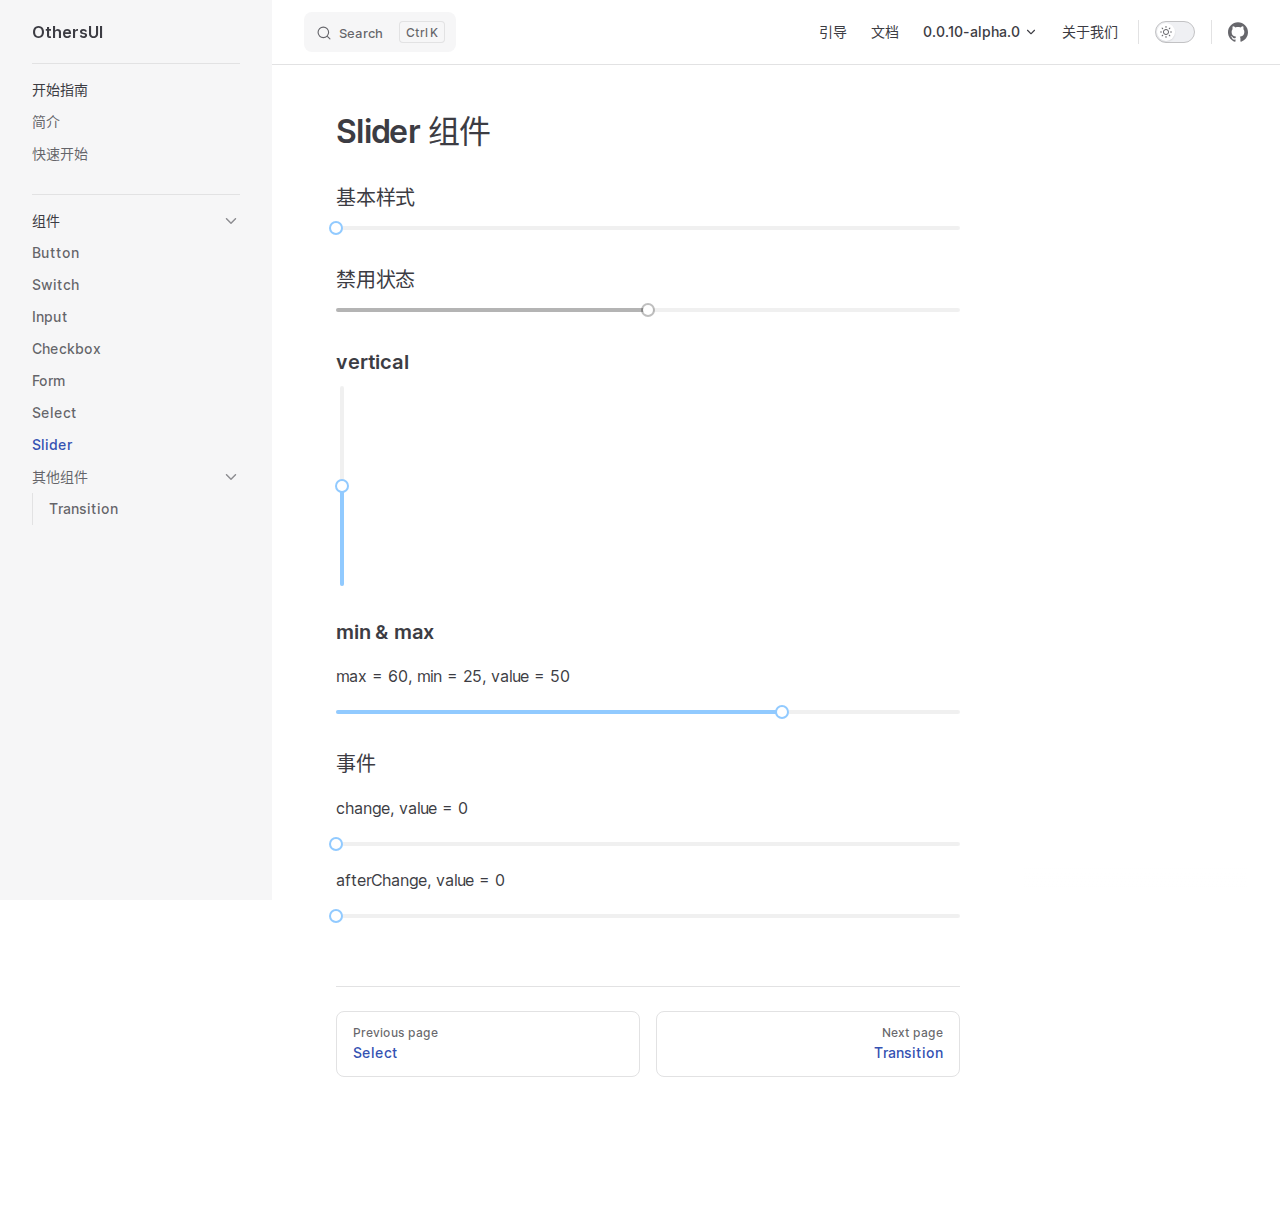
<file: docs/components/slider.html>
<!DOCTYPE html>
<html lang="zh-CN" dir="ltr">
  <head>
    <meta charset="utf-8">
    <meta name="viewport" content="width=device-width,initial-scale=1">
    <title>Slider 组件 | OthersUI</title>
    <meta name="description" content="others-ui">
    <meta name="generator" content="VitePress v1.0.0-rc.39">
    <link rel="preload stylesheet" href="/docs/assets/style.THCC_UnW.css" as="style">
    
    <script type="module" src="/docs/assets/app.CPjdpGef.js"></script>
    <link rel="preload" href="/docs/assets/inter-roman-latin.bvIUbFQP.woff2" as="font" type="font/woff2" crossorigin="">
    <link rel="modulepreload" href="/docs/assets/chunks/framework.wGt_bbMe.js">
    <link rel="modulepreload" href="/docs/assets/chunks/theme.AyY0tN_U.js">
    <link rel="modulepreload" href="/docs/assets/components_slider.md.RTpXc43C.lean.js">
    <script id="check-dark-mode">(()=>{const e=localStorage.getItem("vitepress-theme-appearance")||"auto",a=window.matchMedia("(prefers-color-scheme: dark)").matches;(!e||e==="auto"?a:e==="dark")&&document.documentElement.classList.add("dark")})();</script>
    <script id="check-mac-os">document.documentElement.classList.toggle("mac",/Mac|iPhone|iPod|iPad/i.test(navigator.platform));</script>
  </head>
  <body>
    <div id="app"><div class="Layout" data-v-9d733402><!--[--><!--]--><!--[--><span tabindex="-1" data-v-2d60c9ca></span><a href="#VPContent" class="VPSkipLink visually-hidden" data-v-2d60c9ca> Skip to content </a><!--]--><!----><header class="VPNav" data-v-9d733402 data-v-9ed9410e><div class="VPNavBar has-sidebar" data-v-9ed9410e data-v-111cf943><div class="wrapper" data-v-111cf943><div class="container" data-v-111cf943><div class="title" data-v-111cf943><div class="VPNavBarTitle has-sidebar" data-v-111cf943 data-v-0d305c84><a class="title" href="/docs/" data-v-0d305c84><!--[--><!--]--><!----><!--[-->OthersUI<!--]--><!--[--><!--]--></a></div></div><div class="content" data-v-111cf943><div class="content-body" data-v-111cf943><!--[--><!--]--><div class="VPNavBarSearch search" data-v-111cf943><!--[--><!----><div id="local-search"><button type="button" class="DocSearch DocSearch-Button" aria-label="Search"><span class="DocSearch-Button-Container"><svg class="DocSearch-Search-Icon" width="20" height="20" viewBox="0 0 20 20" aria-label="search icon"><path d="M14.386 14.386l4.0877 4.0877-4.0877-4.0877c-2.9418 2.9419-7.7115 2.9419-10.6533 0-2.9419-2.9418-2.9419-7.7115 0-10.6533 2.9418-2.9419 7.7115-2.9419 10.6533 0 2.9419 2.9418 2.9419 7.7115 0 10.6533z" stroke="currentColor" fill="none" fill-rule="evenodd" stroke-linecap="round" stroke-linejoin="round"></path></svg><span class="DocSearch-Button-Placeholder">Search</span></span><span class="DocSearch-Button-Keys"><kbd class="DocSearch-Button-Key"></kbd><kbd class="DocSearch-Button-Key">K</kbd></span></button></div><!--]--></div><nav aria-labelledby="main-nav-aria-label" class="VPNavBarMenu menu" data-v-111cf943 data-v-19a25a12><span id="main-nav-aria-label" class="visually-hidden" data-v-19a25a12>Main Navigation</span><!--[--><!--[--><a class="VPLink link VPNavBarMenuLink" href="/docs/before-start.html" tabindex="0" data-v-19a25a12 data-v-fac5fcc9><!--[--><span data-v-fac5fcc9>引导</span><!--]--></a><!--]--><!--[--><a class="VPLink link VPNavBarMenuLink" href="/docs/guide.html" tabindex="0" data-v-19a25a12 data-v-fac5fcc9><!--[--><span data-v-fac5fcc9>文档</span><!--]--></a><!--]--><!--[--><div class="VPFlyout VPNavBarMenuGroup" data-v-19a25a12 data-v-2dea9909><button type="button" class="button" aria-haspopup="true" aria-expanded="false" data-v-2dea9909><span class="text" data-v-2dea9909><!----><span data-v-2dea9909>0.0.10-alpha.0</span><svg xmlns="http://www.w3.org/2000/svg" aria-hidden="true" focusable="false" viewbox="0 0 24 24" class="text-icon" data-v-2dea9909><path d="M12,16c-0.3,0-0.5-0.1-0.7-0.3l-6-6c-0.4-0.4-0.4-1,0-1.4s1-0.4,1.4,0l5.3,5.3l5.3-5.3c0.4-0.4,1-0.4,1.4,0s0.4,1,0,1.4l-6,6C12.5,15.9,12.3,16,12,16z"></path></svg></span></button><div class="menu" data-v-2dea9909><div class="VPMenu" data-v-2dea9909 data-v-94a7ac15><div class="items" data-v-94a7ac15><!--[--><!--[--><div class="VPMenuLink" data-v-94a7ac15 data-v-dcd5b7ea><a class="VPLink link vp-external-link-icon" href="https://github.com/others-ui/others-ui/blob/main/packages/others-ui/CHANGELOG.md" target="_blank" rel="noreferrer" data-v-dcd5b7ea><!--[-->更新日志<!--]--></a></div><!--]--><!--[--><div class="VPMenuLink" data-v-94a7ac15 data-v-dcd5b7ea><a class="VPLink link vp-external-link-icon" href="https://www.npmjs.com/package/others-ui" target="_blank" rel="noreferrer" data-v-dcd5b7ea><!--[-->npm<!--]--></a></div><!--]--><!--]--></div><!--[--><!--]--></div></div></div><!--]--><!--[--><a class="VPLink link VPNavBarMenuLink" href="/docs/about.html" tabindex="0" data-v-19a25a12 data-v-fac5fcc9><!--[--><span data-v-fac5fcc9>关于我们</span><!--]--></a><!--]--><!--]--></nav><!----><div class="VPNavBarAppearance appearance" data-v-111cf943 data-v-25d8dccb><button class="VPSwitch VPSwitchAppearance" type="button" role="switch" title="Switch to dark theme" aria-checked="false" data-v-25d8dccb data-v-97db7747 data-v-dd3b874c><span class="check" data-v-dd3b874c><span class="icon" data-v-dd3b874c><!--[--><svg xmlns="http://www.w3.org/2000/svg" aria-hidden="true" focusable="false" viewbox="0 0 24 24" class="sun" data-v-97db7747><path d="M12,18c-3.3,0-6-2.7-6-6s2.7-6,6-6s6,2.7,6,6S15.3,18,12,18zM12,8c-2.2,0-4,1.8-4,4c0,2.2,1.8,4,4,4c2.2,0,4-1.8,4-4C16,9.8,14.2,8,12,8z"></path><path d="M12,4c-0.6,0-1-0.4-1-1V1c0-0.6,0.4-1,1-1s1,0.4,1,1v2C13,3.6,12.6,4,12,4z"></path><path d="M12,24c-0.6,0-1-0.4-1-1v-2c0-0.6,0.4-1,1-1s1,0.4,1,1v2C13,23.6,12.6,24,12,24z"></path><path d="M5.6,6.6c-0.3,0-0.5-0.1-0.7-0.3L3.5,4.9c-0.4-0.4-0.4-1,0-1.4s1-0.4,1.4,0l1.4,1.4c0.4,0.4,0.4,1,0,1.4C6.2,6.5,5.9,6.6,5.6,6.6z"></path><path d="M19.8,20.8c-0.3,0-0.5-0.1-0.7-0.3l-1.4-1.4c-0.4-0.4-0.4-1,0-1.4s1-0.4,1.4,0l1.4,1.4c0.4,0.4,0.4,1,0,1.4C20.3,20.7,20,20.8,19.8,20.8z"></path><path d="M3,13H1c-0.6,0-1-0.4-1-1s0.4-1,1-1h2c0.6,0,1,0.4,1,1S3.6,13,3,13z"></path><path d="M23,13h-2c-0.6,0-1-0.4-1-1s0.4-1,1-1h2c0.6,0,1,0.4,1,1S23.6,13,23,13z"></path><path d="M4.2,20.8c-0.3,0-0.5-0.1-0.7-0.3c-0.4-0.4-0.4-1,0-1.4l1.4-1.4c0.4-0.4,1-0.4,1.4,0s0.4,1,0,1.4l-1.4,1.4C4.7,20.7,4.5,20.8,4.2,20.8z"></path><path d="M18.4,6.6c-0.3,0-0.5-0.1-0.7-0.3c-0.4-0.4-0.4-1,0-1.4l1.4-1.4c0.4-0.4,1-0.4,1.4,0s0.4,1,0,1.4l-1.4,1.4C18.9,6.5,18.6,6.6,18.4,6.6z"></path></svg><svg xmlns="http://www.w3.org/2000/svg" aria-hidden="true" focusable="false" viewbox="0 0 24 24" class="moon" data-v-97db7747><path d="M12.1,22c-0.3,0-0.6,0-0.9,0c-5.5-0.5-9.5-5.4-9-10.9c0.4-4.8,4.2-8.6,9-9c0.4,0,0.8,0.2,1,0.5c0.2,0.3,0.2,0.8-0.1,1.1c-2,2.7-1.4,6.4,1.3,8.4c2.1,1.6,5,1.6,7.1,0c0.3-0.2,0.7-0.3,1.1-0.1c0.3,0.2,0.5,0.6,0.5,1c-0.2,2.7-1.5,5.1-3.6,6.8C16.6,21.2,14.4,22,12.1,22zM9.3,4.4c-2.9,1-5,3.6-5.2,6.8c-0.4,4.4,2.8,8.3,7.2,8.7c2.1,0.2,4.2-0.4,5.8-1.8c1.1-0.9,1.9-2.1,2.4-3.4c-2.5,0.9-5.3,0.5-7.5-1.1C9.2,11.4,8.1,7.7,9.3,4.4z"></path></svg><!--]--></span></span></button></div><div class="VPSocialLinks VPNavBarSocialLinks social-links" data-v-111cf943 data-v-dbbf6902 data-v-d7dd5a63><!--[--><a class="VPSocialLink no-icon" href="https://github.com/others-ui/others-ui" aria-label="github" target="_blank" rel="noopener" data-v-d7dd5a63 data-v-3709e407><svg role="img" viewBox="0 0 24 24" xmlns="http://www.w3.org/2000/svg"><title>GitHub</title><path d="M12 .297c-6.63 0-12 5.373-12 12 0 5.303 3.438 9.8 8.205 11.385.6.113.82-.258.82-.577 0-.285-.01-1.04-.015-2.04-3.338.724-4.042-1.61-4.042-1.61C4.422 18.07 3.633 17.7 3.633 17.7c-1.087-.744.084-.729.084-.729 1.205.084 1.838 1.236 1.838 1.236 1.07 1.835 2.809 1.305 3.495.998.108-.776.417-1.305.76-1.605-2.665-.3-5.466-1.332-5.466-5.93 0-1.31.465-2.38 1.235-3.22-.135-.303-.54-1.523.105-3.176 0 0 1.005-.322 3.3 1.23.96-.267 1.98-.399 3-.405 1.02.006 2.04.138 3 .405 2.28-1.552 3.285-1.23 3.285-1.23.645 1.653.24 2.873.12 3.176.765.84 1.23 1.91 1.23 3.22 0 4.61-2.805 5.625-5.475 5.92.42.36.81 1.096.81 2.22 0 1.606-.015 2.896-.015 3.286 0 .315.21.69.825.57C20.565 22.092 24 17.592 24 12.297c0-6.627-5.373-12-12-12"/></svg></a><!--]--></div><div class="VPFlyout VPNavBarExtra extra" data-v-111cf943 data-v-4585a48a data-v-2dea9909><button type="button" class="button" aria-haspopup="true" aria-expanded="false" aria-label="extra navigation" data-v-2dea9909><svg xmlns="http://www.w3.org/2000/svg" aria-hidden="true" focusable="false" viewbox="0 0 24 24" class="icon" data-v-2dea9909><circle cx="12" cy="12" r="2"></circle><circle cx="19" cy="12" r="2"></circle><circle cx="5" cy="12" r="2"></circle></svg></button><div class="menu" data-v-2dea9909><div class="VPMenu" data-v-2dea9909 data-v-94a7ac15><!----><!--[--><!--[--><!----><div class="group" data-v-4585a48a><div class="item appearance" data-v-4585a48a><p class="label" data-v-4585a48a>Appearance</p><div class="appearance-action" data-v-4585a48a><button class="VPSwitch VPSwitchAppearance" type="button" role="switch" title="Switch to dark theme" aria-checked="false" data-v-4585a48a data-v-97db7747 data-v-dd3b874c><span class="check" data-v-dd3b874c><span class="icon" data-v-dd3b874c><!--[--><svg xmlns="http://www.w3.org/2000/svg" aria-hidden="true" focusable="false" viewbox="0 0 24 24" class="sun" data-v-97db7747><path d="M12,18c-3.3,0-6-2.7-6-6s2.7-6,6-6s6,2.7,6,6S15.3,18,12,18zM12,8c-2.2,0-4,1.8-4,4c0,2.2,1.8,4,4,4c2.2,0,4-1.8,4-4C16,9.8,14.2,8,12,8z"></path><path d="M12,4c-0.6,0-1-0.4-1-1V1c0-0.6,0.4-1,1-1s1,0.4,1,1v2C13,3.6,12.6,4,12,4z"></path><path d="M12,24c-0.6,0-1-0.4-1-1v-2c0-0.6,0.4-1,1-1s1,0.4,1,1v2C13,23.6,12.6,24,12,24z"></path><path d="M5.6,6.6c-0.3,0-0.5-0.1-0.7-0.3L3.5,4.9c-0.4-0.4-0.4-1,0-1.4s1-0.4,1.4,0l1.4,1.4c0.4,0.4,0.4,1,0,1.4C6.2,6.5,5.9,6.6,5.6,6.6z"></path><path d="M19.8,20.8c-0.3,0-0.5-0.1-0.7-0.3l-1.4-1.4c-0.4-0.4-0.4-1,0-1.4s1-0.4,1.4,0l1.4,1.4c0.4,0.4,0.4,1,0,1.4C20.3,20.7,20,20.8,19.8,20.8z"></path><path d="M3,13H1c-0.6,0-1-0.4-1-1s0.4-1,1-1h2c0.6,0,1,0.4,1,1S3.6,13,3,13z"></path><path d="M23,13h-2c-0.6,0-1-0.4-1-1s0.4-1,1-1h2c0.6,0,1,0.4,1,1S23.6,13,23,13z"></path><path d="M4.2,20.8c-0.3,0-0.5-0.1-0.7-0.3c-0.4-0.4-0.4-1,0-1.4l1.4-1.4c0.4-0.4,1-0.4,1.4,0s0.4,1,0,1.4l-1.4,1.4C4.7,20.7,4.5,20.8,4.2,20.8z"></path><path d="M18.4,6.6c-0.3,0-0.5-0.1-0.7-0.3c-0.4-0.4-0.4-1,0-1.4l1.4-1.4c0.4-0.4,1-0.4,1.4,0s0.4,1,0,1.4l-1.4,1.4C18.9,6.5,18.6,6.6,18.4,6.6z"></path></svg><svg xmlns="http://www.w3.org/2000/svg" aria-hidden="true" focusable="false" viewbox="0 0 24 24" class="moon" data-v-97db7747><path d="M12.1,22c-0.3,0-0.6,0-0.9,0c-5.5-0.5-9.5-5.4-9-10.9c0.4-4.8,4.2-8.6,9-9c0.4,0,0.8,0.2,1,0.5c0.2,0.3,0.2,0.8-0.1,1.1c-2,2.7-1.4,6.4,1.3,8.4c2.1,1.6,5,1.6,7.1,0c0.3-0.2,0.7-0.3,1.1-0.1c0.3,0.2,0.5,0.6,0.5,1c-0.2,2.7-1.5,5.1-3.6,6.8C16.6,21.2,14.4,22,12.1,22zM9.3,4.4c-2.9,1-5,3.6-5.2,6.8c-0.4,4.4,2.8,8.3,7.2,8.7c2.1,0.2,4.2-0.4,5.8-1.8c1.1-0.9,1.9-2.1,2.4-3.4c-2.5,0.9-5.3,0.5-7.5-1.1C9.2,11.4,8.1,7.7,9.3,4.4z"></path></svg><!--]--></span></span></button></div></div></div><div class="group" data-v-4585a48a><div class="item social-links" data-v-4585a48a><div class="VPSocialLinks social-links-list" data-v-4585a48a data-v-d7dd5a63><!--[--><a class="VPSocialLink no-icon" href="https://github.com/others-ui/others-ui" aria-label="github" target="_blank" rel="noopener" data-v-d7dd5a63 data-v-3709e407><svg role="img" viewBox="0 0 24 24" xmlns="http://www.w3.org/2000/svg"><title>GitHub</title><path d="M12 .297c-6.63 0-12 5.373-12 12 0 5.303 3.438 9.8 8.205 11.385.6.113.82-.258.82-.577 0-.285-.01-1.04-.015-2.04-3.338.724-4.042-1.61-4.042-1.61C4.422 18.07 3.633 17.7 3.633 17.7c-1.087-.744.084-.729.084-.729 1.205.084 1.838 1.236 1.838 1.236 1.07 1.835 2.809 1.305 3.495.998.108-.776.417-1.305.76-1.605-2.665-.3-5.466-1.332-5.466-5.93 0-1.31.465-2.38 1.235-3.22-.135-.303-.54-1.523.105-3.176 0 0 1.005-.322 3.3 1.23.96-.267 1.98-.399 3-.405 1.02.006 2.04.138 3 .405 2.28-1.552 3.285-1.23 3.285-1.23.645 1.653.24 2.873.12 3.176.765.84 1.23 1.91 1.23 3.22 0 4.61-2.805 5.625-5.475 5.92.42.36.81 1.096.81 2.22 0 1.606-.015 2.896-.015 3.286 0 .315.21.69.825.57C20.565 22.092 24 17.592 24 12.297c0-6.627-5.373-12-12-12"/></svg></a><!--]--></div></div></div><!--]--><!--]--></div></div></div><!--[--><!--]--><button type="button" class="VPNavBarHamburger hamburger" aria-label="mobile navigation" aria-expanded="false" aria-controls="VPNavScreen" data-v-111cf943 data-v-85120192><span class="container" data-v-85120192><span class="top" data-v-85120192></span><span class="middle" data-v-85120192></span><span class="bottom" data-v-85120192></span></span></button></div></div></div></div><div class="divider" data-v-111cf943><div class="divider-line" data-v-111cf943></div></div></div><!----></header><div class="VPLocalNav has-sidebar empty" data-v-9d733402 data-v-889beffb><div class="container" data-v-889beffb><button class="menu" aria-expanded="false" aria-controls="VPSidebarNav" data-v-889beffb><svg xmlns="http://www.w3.org/2000/svg" aria-hidden="true" focusable="false" viewbox="0 0 24 24" class="menu-icon" data-v-889beffb><path d="M17,11H3c-0.6,0-1-0.4-1-1s0.4-1,1-1h14c0.6,0,1,0.4,1,1S17.6,11,17,11z"></path><path d="M21,7H3C2.4,7,2,6.6,2,6s0.4-1,1-1h18c0.6,0,1,0.4,1,1S21.6,7,21,7z"></path><path d="M21,15H3c-0.6,0-1-0.4-1-1s0.4-1,1-1h18c0.6,0,1,0.4,1,1S21.6,15,21,15z"></path><path d="M17,19H3c-0.6,0-1-0.4-1-1s0.4-1,1-1h14c0.6,0,1,0.4,1,1S17.6,19,17,19z"></path></svg><span class="menu-text" data-v-889beffb>Menu</span></button><div class="VPLocalNavOutlineDropdown" style="--vp-vh:0px;" data-v-889beffb data-v-fe15514d><button data-v-fe15514d>Return to top</button><!----></div></div></div><aside class="VPSidebar" data-v-9d733402 data-v-e77872a5><div class="curtain" data-v-e77872a5></div><nav class="nav" id="VPSidebarNav" aria-labelledby="sidebar-aria-label" tabindex="-1" data-v-e77872a5><span class="visually-hidden" id="sidebar-aria-label" data-v-e77872a5> Sidebar Navigation </span><!--[--><!--]--><!--[--><div class="group" data-v-e77872a5><section class="VPSidebarItem level-0" data-v-e77872a5 data-v-2f8ec882><div class="item" role="button" tabindex="0" data-v-2f8ec882><div class="indicator" data-v-2f8ec882></div><h2 class="text" data-v-2f8ec882>开始指南</h2><!----></div><div class="items" data-v-2f8ec882><!--[--><div class="VPSidebarItem level-1 is-link" data-v-2f8ec882 data-v-2f8ec882><div class="item" data-v-2f8ec882><div class="indicator" data-v-2f8ec882></div><a class="VPLink link link" href="/docs/before-start.html" data-v-2f8ec882><!--[--><p class="text" data-v-2f8ec882>简介</p><!--]--></a><!----></div><!----></div><div class="VPSidebarItem level-1 is-link" data-v-2f8ec882 data-v-2f8ec882><div class="item" data-v-2f8ec882><div class="indicator" data-v-2f8ec882></div><a class="VPLink link link" href="/docs/guide.html" data-v-2f8ec882><!--[--><p class="text" data-v-2f8ec882>快速开始</p><!--]--></a><!----></div><!----></div><!--]--></div></section></div><div class="group" data-v-e77872a5><section class="VPSidebarItem level-0 collapsible has-active" data-v-e77872a5 data-v-2f8ec882><div class="item" role="button" tabindex="0" data-v-2f8ec882><div class="indicator" data-v-2f8ec882></div><h2 class="text" data-v-2f8ec882>组件</h2><div class="caret" role="button" aria-label="toggle section" tabindex="0" data-v-2f8ec882><svg xmlns="http://www.w3.org/2000/svg" aria-hidden="true" focusable="false" viewbox="0 0 24 24" class="caret-icon" data-v-2f8ec882><path d="M9,19c-0.3,0-0.5-0.1-0.7-0.3c-0.4-0.4-0.4-1,0-1.4l5.3-5.3L8.3,6.7c-0.4-0.4-0.4-1,0-1.4s1-0.4,1.4,0l6,6c0.4,0.4,0.4,1,0,1.4l-6,6C9.5,18.9,9.3,19,9,19z"></path></svg></div></div><div class="items" data-v-2f8ec882><!--[--><div class="VPSidebarItem level-1 is-link" data-v-2f8ec882 data-v-2f8ec882><div class="item" data-v-2f8ec882><div class="indicator" data-v-2f8ec882></div><a class="VPLink link link" href="/docs/components/button.html" data-v-2f8ec882><!--[--><p class="text" data-v-2f8ec882>Button</p><!--]--></a><!----></div><!----></div><div class="VPSidebarItem level-1 is-link" data-v-2f8ec882 data-v-2f8ec882><div class="item" data-v-2f8ec882><div class="indicator" data-v-2f8ec882></div><a class="VPLink link link" href="/docs/components/switch.html" data-v-2f8ec882><!--[--><p class="text" data-v-2f8ec882>Switch</p><!--]--></a><!----></div><!----></div><div class="VPSidebarItem level-1 is-link" data-v-2f8ec882 data-v-2f8ec882><div class="item" data-v-2f8ec882><div class="indicator" data-v-2f8ec882></div><a class="VPLink link link" href="/docs/components/input.html" data-v-2f8ec882><!--[--><p class="text" data-v-2f8ec882>Input</p><!--]--></a><!----></div><!----></div><div class="VPSidebarItem level-1 is-link" data-v-2f8ec882 data-v-2f8ec882><div class="item" data-v-2f8ec882><div class="indicator" data-v-2f8ec882></div><a class="VPLink link link" href="/docs/components/checkbox.html" data-v-2f8ec882><!--[--><p class="text" data-v-2f8ec882>Checkbox</p><!--]--></a><!----></div><!----></div><div class="VPSidebarItem level-1 is-link" data-v-2f8ec882 data-v-2f8ec882><div class="item" data-v-2f8ec882><div class="indicator" data-v-2f8ec882></div><a class="VPLink link link" href="/docs/components/form.html" data-v-2f8ec882><!--[--><p class="text" data-v-2f8ec882>Form</p><!--]--></a><!----></div><!----></div><div class="VPSidebarItem level-1 is-link" data-v-2f8ec882 data-v-2f8ec882><div class="item" data-v-2f8ec882><div class="indicator" data-v-2f8ec882></div><a class="VPLink link link" href="/docs/components/select.html" data-v-2f8ec882><!--[--><p class="text" data-v-2f8ec882>Select</p><!--]--></a><!----></div><!----></div><div class="VPSidebarItem level-1 is-link" data-v-2f8ec882 data-v-2f8ec882><div class="item" data-v-2f8ec882><div class="indicator" data-v-2f8ec882></div><a class="VPLink link link" href="/docs/components/slider.html" data-v-2f8ec882><!--[--><p class="text" data-v-2f8ec882>Slider</p><!--]--></a><!----></div><!----></div><section class="VPSidebarItem level-1 collapsible" data-v-2f8ec882 data-v-2f8ec882><div class="item" role="button" tabindex="0" data-v-2f8ec882><div class="indicator" data-v-2f8ec882></div><h3 class="text" data-v-2f8ec882>其他组件</h3><div class="caret" role="button" aria-label="toggle section" tabindex="0" data-v-2f8ec882><svg xmlns="http://www.w3.org/2000/svg" aria-hidden="true" focusable="false" viewbox="0 0 24 24" class="caret-icon" data-v-2f8ec882><path d="M9,19c-0.3,0-0.5-0.1-0.7-0.3c-0.4-0.4-0.4-1,0-1.4l5.3-5.3L8.3,6.7c-0.4-0.4-0.4-1,0-1.4s1-0.4,1.4,0l6,6c0.4,0.4,0.4,1,0,1.4l-6,6C9.5,18.9,9.3,19,9,19z"></path></svg></div></div><div class="items" data-v-2f8ec882><!--[--><div class="VPSidebarItem level-2 is-link" data-v-2f8ec882 data-v-2f8ec882><div class="item" data-v-2f8ec882><div class="indicator" data-v-2f8ec882></div><a class="VPLink link link" href="/docs/components/transition.html" data-v-2f8ec882><!--[--><p class="text" data-v-2f8ec882>Transition</p><!--]--></a><!----></div><!----></div><!--]--></div></section><!--]--></div></section></div><!--]--><!--[--><!--]--></nav></aside><div class="VPContent has-sidebar" id="VPContent" data-v-9d733402 data-v-b87d9de3><div class="VPDoc has-sidebar has-aside" data-v-b87d9de3 data-v-30fbb6ec><!--[--><!--]--><div class="container" data-v-30fbb6ec><div class="aside" data-v-30fbb6ec><div class="aside-curtain" data-v-30fbb6ec></div><div class="aside-container" data-v-30fbb6ec><div class="aside-content" data-v-30fbb6ec><div class="VPDocAside" data-v-30fbb6ec data-v-bb1eb68e><!--[--><!--]--><!--[--><!--]--><div class="VPDocAsideOutline" role="navigation" data-v-bb1eb68e data-v-207236d0><div class="content" data-v-207236d0><div class="outline-marker" data-v-207236d0></div><div class="outline-title" role="heading" aria-level="2" data-v-207236d0>On this page</div><nav aria-labelledby="doc-outline-aria-label" data-v-207236d0><span class="visually-hidden" id="doc-outline-aria-label" data-v-207236d0> Table of Contents for current page </span><ul class="VPDocOutlineItem root" data-v-207236d0 data-v-93594584><!--[--><!--]--></ul></nav></div></div><!--[--><!--]--><div class="spacer" data-v-bb1eb68e></div><!--[--><!--]--><!----><!--[--><!--]--><!--[--><!--]--></div></div></div></div><div class="content" data-v-30fbb6ec><div class="content-container" data-v-30fbb6ec><!--[--><!--]--><main class="main" data-v-30fbb6ec><div style="position:relative;" class="vp-doc _docs_components_slider" data-v-30fbb6ec><div><h1 id="slider-组件" tabindex="-1">Slider 组件 <a class="header-anchor" href="#slider-组件" aria-label="Permalink to &quot;Slider 组件&quot;">​</a></h1><h3 id="基本样式" tabindex="-1">基本样式 <a class="header-anchor" href="#基本样式" aria-label="Permalink to &quot;基本样式&quot;">​</a></h3><ot-slider></ot-slider><h3 id="禁用状态" tabindex="-1">禁用状态 <a class="header-anchor" href="#禁用状态" aria-label="Permalink to &quot;禁用状态&quot;">​</a></h3><ot-slider disabled value="50"></ot-slider><h3 id="vertical" tabindex="-1">vertical <a class="header-anchor" href="#vertical" aria-label="Permalink to &quot;vertical&quot;">​</a></h3><ot-slider class="vertical-container" vertical value="50"></ot-slider><h3 id="min-max" tabindex="-1">min &amp; max <a class="header-anchor" href="#min-max" aria-label="Permalink to &quot;min &amp; max&quot;">​</a></h3><p>max = 60, min = 25, value = 50</p><ot-slider min="25" max="60" value="50"></ot-slider><h3 id="事件" tabindex="-1">事件 <a class="header-anchor" href="#事件" aria-label="Permalink to &quot;事件&quot;">​</a></h3><p>change, value = 0</p><ot-slider value="0"></ot-slider><p>afterChange, value = 0</p><ot-slider value="0"></ot-slider></div></div></main><footer class="VPDocFooter" data-v-30fbb6ec data-v-958d153e><!--[--><!--]--><!----><nav class="prev-next" data-v-958d153e><div class="pager" data-v-958d153e><a class="VPLink link pager-link prev" href="/docs/components/select.html" data-v-958d153e><!--[--><span class="desc" data-v-958d153e>Previous page</span><span class="title" data-v-958d153e>Select</span><!--]--></a></div><div class="pager" data-v-958d153e><a class="VPLink link pager-link next" href="/docs/components/transition.html" data-v-958d153e><!--[--><span class="desc" data-v-958d153e>Next page</span><span class="title" data-v-958d153e>Transition</span><!--]--></a></div></nav></footer><!--[--><!--]--></div></div></div><!--[--><!--]--></div></div><!----><!--[--><!--]--></div></div>
    <script>window.__VP_HASH_MAP__=JSON.parse("{\"index.md\":\"hrQSHl96\",\"components_switch.md\":\"sOqoPssN\",\"before-start.md\":\"m77DuCdD\",\"components_select.md\":\"GbrxOsBr\",\"components_button.md\":\"PFH7C3w3\",\"components_input.md\":\"yzUqLn5O\",\"guide.md\":\"0YwaNzfp\",\"about.md\":\"p6S-Z4nY\",\"components_checkbox.md\":\"YpjcGm8H\",\"components_slider.md\":\"RTpXc43C\",\"changelog.md\":\"O3KqADvC\",\"components_form.md\":\"WSoXFPzj\",\"components_transition.md\":\"C3eWMaDr\",\"readme.md\":\"tz5qmSnG\"}");window.__VP_SITE_DATA__=JSON.parse("{\"lang\":\"zh-CN\",\"dir\":\"ltr\",\"title\":\"OthersUI\",\"description\":\"others-ui\",\"base\":\"/docs/\",\"head\":[],\"router\":{\"prefetchLinks\":true},\"appearance\":true,\"themeConfig\":{\"nav\":[{\"text\":\"引导\",\"link\":\"/before-start\"},{\"text\":\"文档\",\"link\":\"/guide\"},{\"text\":\"0.0.10-alpha.0\",\"items\":[{\"text\":\"更新日志\",\"link\":\"https://github.com/others-ui/others-ui/blob/main/packages/others-ui/CHANGELOG.md\"},{\"text\":\"npm\",\"link\":\"https://www.npmjs.com/package/others-ui\"}]},{\"text\":\"关于我们\",\"link\":\"/about\"}],\"sidebar\":[{\"text\":\"开始指南\",\"items\":[{\"text\":\"简介\",\"link\":\"/before-start\"},{\"text\":\"快速开始\",\"link\":\"/guide\"}]},{\"text\":\"组件\",\"collapsed\":false,\"items\":[{\"text\":\"Button\",\"link\":\"/components/button\"},{\"text\":\"Switch\",\"link\":\"/components/switch\"},{\"text\":\"Input\",\"link\":\"/components/input\"},{\"text\":\"Checkbox\",\"link\":\"/components/checkbox\"},{\"text\":\"Form\",\"link\":\"/components/form\"},{\"text\":\"Select\",\"link\":\"/components/select\"},{\"text\":\"Slider\",\"link\":\"/components/slider\"},{\"text\":\"其他组件\",\"collapsed\":false,\"items\":[{\"text\":\"Transition\",\"link\":\"/components/transition\"}]}]}],\"socialLinks\":[{\"icon\":\"github\",\"link\":\"https://github.com/others-ui/others-ui\"}],\"search\":{\"provider\":\"local\"}},\"locales\":{},\"scrollOffset\":134,\"cleanUrls\":false}");</script>
    
  </body>
</html>
</file>
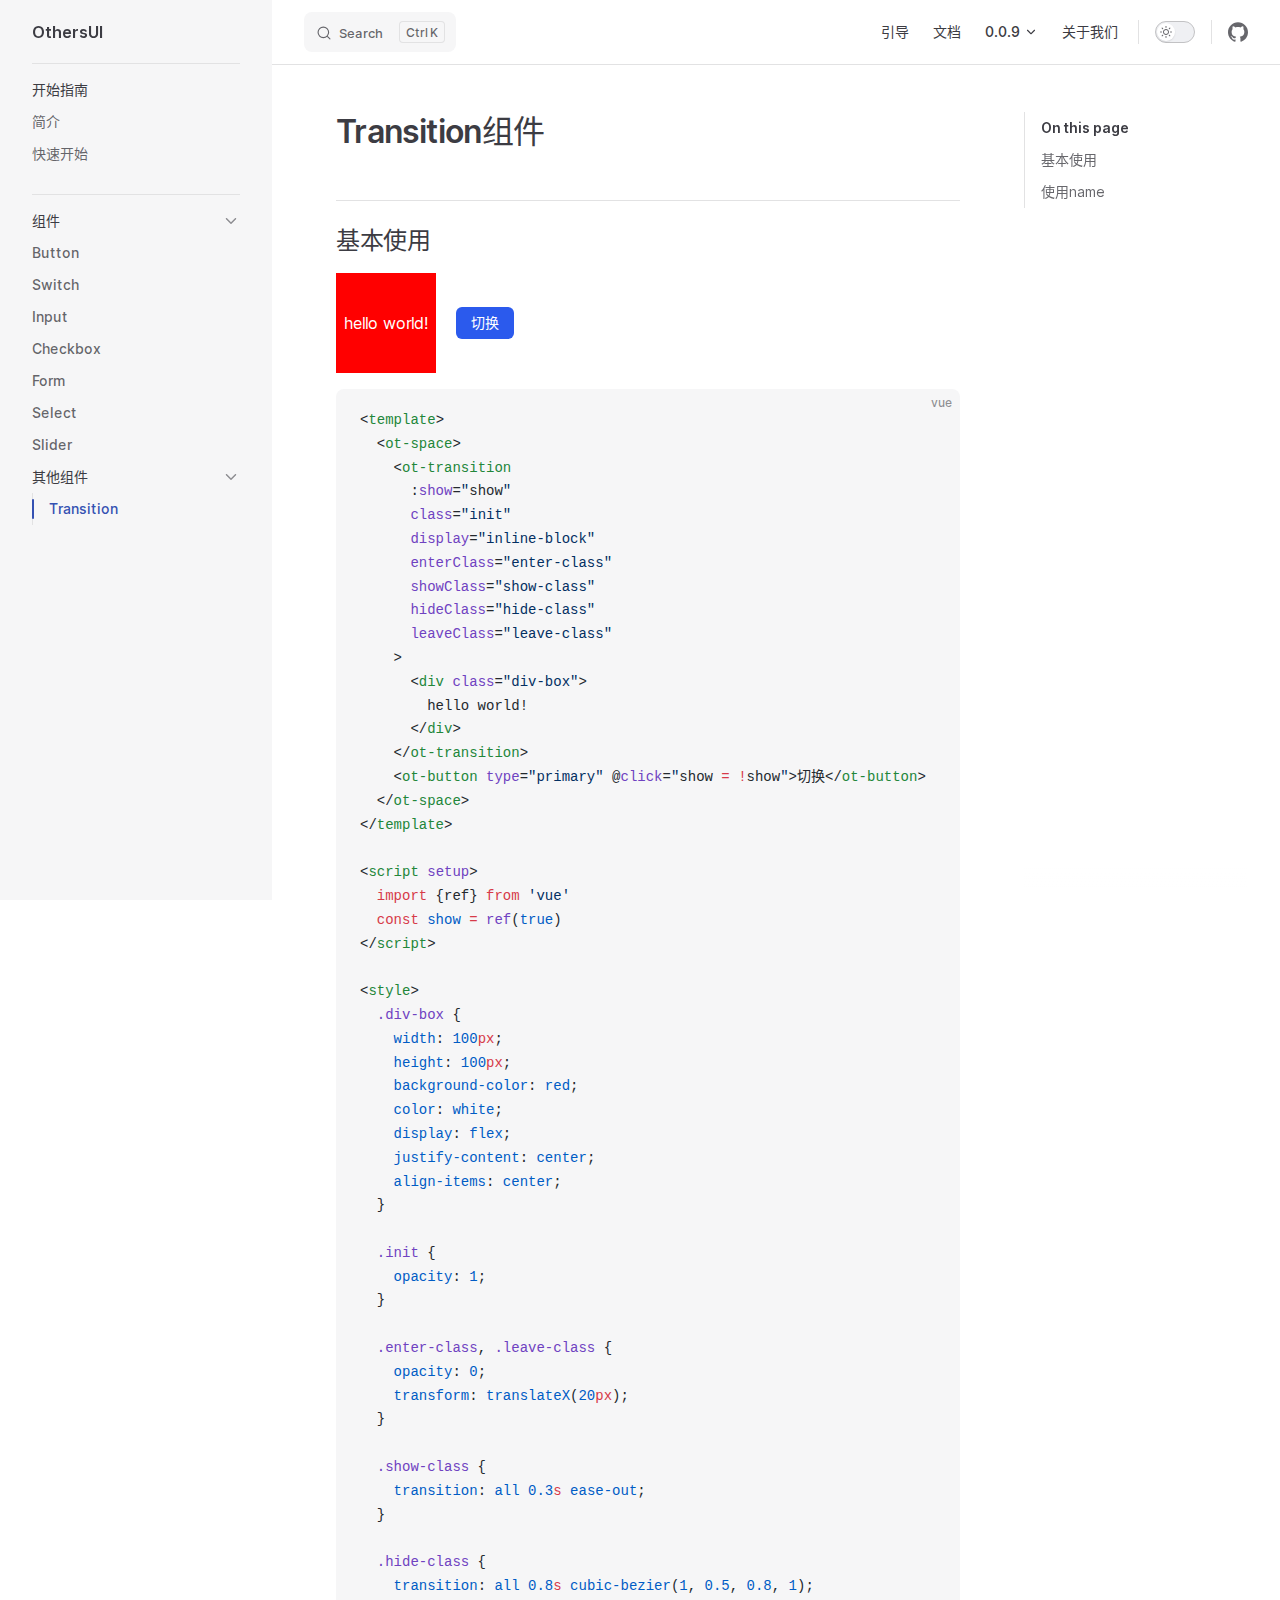
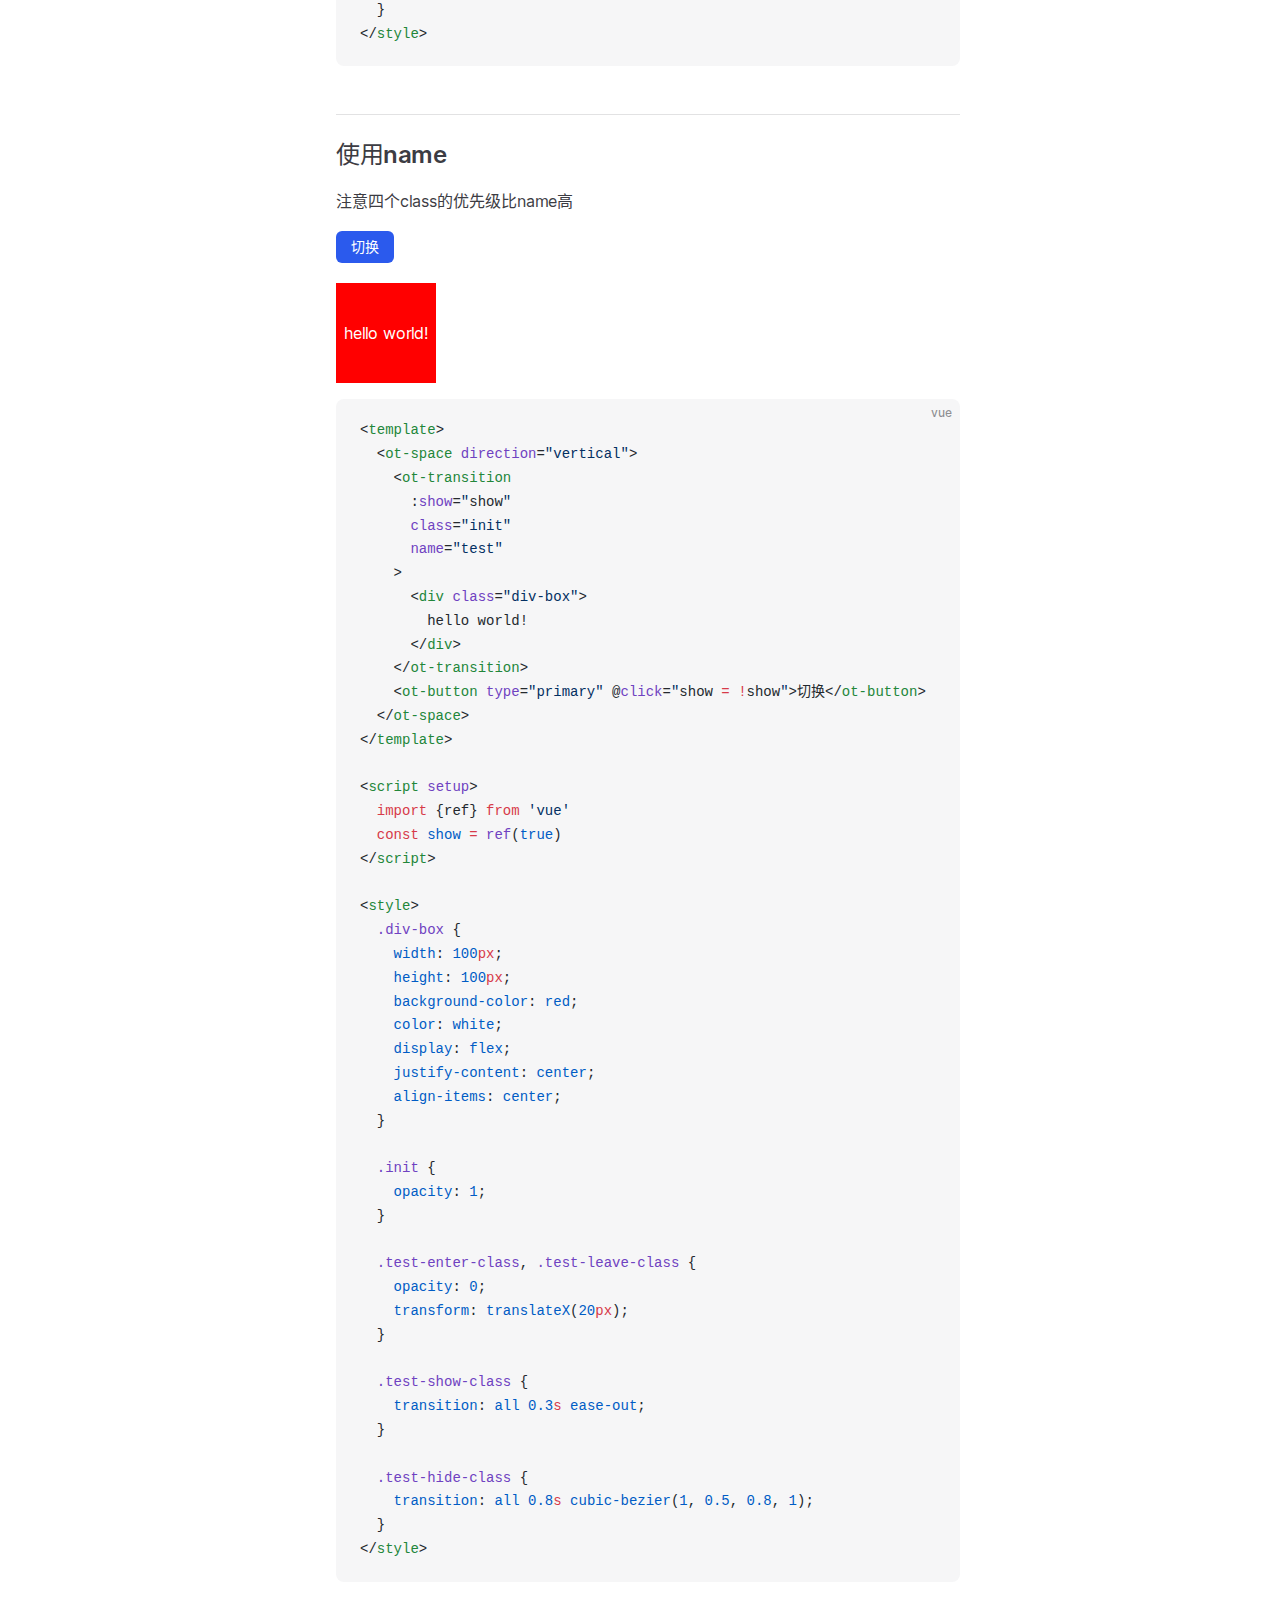
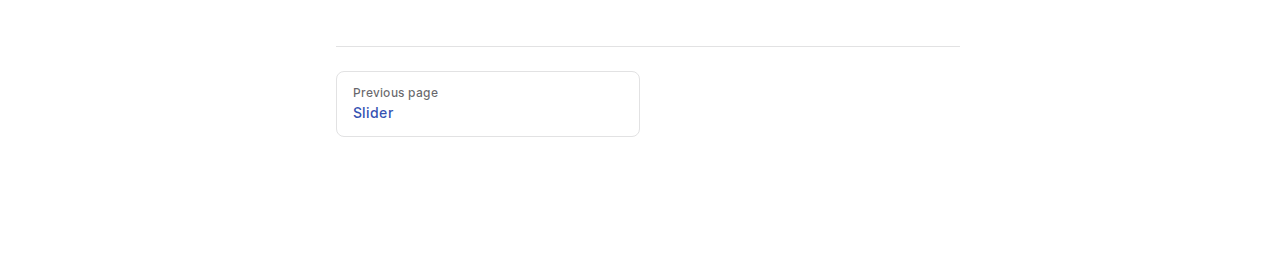
<file: docs/components/transition.html>
<!DOCTYPE html>
<html lang="zh-CN" dir="ltr">
  <head>
    <meta charset="utf-8">
    <meta name="viewport" content="width=device-width,initial-scale=1">
    <title>Transition组件 | OthersUI</title>
    <meta name="description" content="others-ui">
    <meta name="generator" content="VitePress v1.0.0-rc.39">
    <link rel="preload stylesheet" href="/docs/assets/style.Rfz0gpQV.css" as="style">
    
    <script type="module" src="/docs/assets/app.iVzVfNM8.js"></script>
    <link rel="preload" href="/docs/assets/inter-roman-latin.bvIUbFQP.woff2" as="font" type="font/woff2" crossorigin="">
    <link rel="modulepreload" href="/docs/assets/chunks/framework.FMYHWrFI.js">
    <link rel="modulepreload" href="/docs/assets/chunks/theme.F8oPZ2st.js">
    <link rel="modulepreload" href="/docs/assets/components_transition.md.m9Cb5uJg.lean.js">
    <script id="check-dark-mode">(()=>{const e=localStorage.getItem("vitepress-theme-appearance")||"auto",a=window.matchMedia("(prefers-color-scheme: dark)").matches;(!e||e==="auto"?a:e==="dark")&&document.documentElement.classList.add("dark")})();</script>
    <script id="check-mac-os">document.documentElement.classList.toggle("mac",/Mac|iPhone|iPod|iPad/i.test(navigator.platform));</script>
  </head>
  <body>
    <div id="app"><div class="Layout" data-v-9d733402><!--[--><!--]--><!--[--><span tabindex="-1" data-v-2d60c9ca></span><a href="#VPContent" class="VPSkipLink visually-hidden" data-v-2d60c9ca> Skip to content </a><!--]--><!----><header class="VPNav" data-v-9d733402 data-v-9ed9410e><div class="VPNavBar has-sidebar" data-v-9ed9410e data-v-111cf943><div class="wrapper" data-v-111cf943><div class="container" data-v-111cf943><div class="title" data-v-111cf943><div class="VPNavBarTitle has-sidebar" data-v-111cf943 data-v-0d305c84><a class="title" href="/docs/" data-v-0d305c84><!--[--><!--]--><!----><!--[-->OthersUI<!--]--><!--[--><!--]--></a></div></div><div class="content" data-v-111cf943><div class="content-body" data-v-111cf943><!--[--><!--]--><div class="VPNavBarSearch search" data-v-111cf943><!--[--><!----><div id="local-search"><button type="button" class="DocSearch DocSearch-Button" aria-label="Search"><span class="DocSearch-Button-Container"><svg class="DocSearch-Search-Icon" width="20" height="20" viewBox="0 0 20 20" aria-label="search icon"><path d="M14.386 14.386l4.0877 4.0877-4.0877-4.0877c-2.9418 2.9419-7.7115 2.9419-10.6533 0-2.9419-2.9418-2.9419-7.7115 0-10.6533 2.9418-2.9419 7.7115-2.9419 10.6533 0 2.9419 2.9418 2.9419 7.7115 0 10.6533z" stroke="currentColor" fill="none" fill-rule="evenodd" stroke-linecap="round" stroke-linejoin="round"></path></svg><span class="DocSearch-Button-Placeholder">Search</span></span><span class="DocSearch-Button-Keys"><kbd class="DocSearch-Button-Key"></kbd><kbd class="DocSearch-Button-Key">K</kbd></span></button></div><!--]--></div><nav aria-labelledby="main-nav-aria-label" class="VPNavBarMenu menu" data-v-111cf943 data-v-19a25a12><span id="main-nav-aria-label" class="visually-hidden" data-v-19a25a12>Main Navigation</span><!--[--><!--[--><a class="VPLink link VPNavBarMenuLink" href="/docs/before-start.html" tabindex="0" data-v-19a25a12 data-v-fac5fcc9><!--[--><span data-v-fac5fcc9>引导</span><!--]--></a><!--]--><!--[--><a class="VPLink link VPNavBarMenuLink" href="/docs/guide.html" tabindex="0" data-v-19a25a12 data-v-fac5fcc9><!--[--><span data-v-fac5fcc9>文档</span><!--]--></a><!--]--><!--[--><div class="VPFlyout VPNavBarMenuGroup" data-v-19a25a12 data-v-2dea9909><button type="button" class="button" aria-haspopup="true" aria-expanded="false" data-v-2dea9909><span class="text" data-v-2dea9909><!----><span data-v-2dea9909>0.0.9</span><svg xmlns="http://www.w3.org/2000/svg" aria-hidden="true" focusable="false" viewbox="0 0 24 24" class="text-icon" data-v-2dea9909><path d="M12,16c-0.3,0-0.5-0.1-0.7-0.3l-6-6c-0.4-0.4-0.4-1,0-1.4s1-0.4,1.4,0l5.3,5.3l5.3-5.3c0.4-0.4,1-0.4,1.4,0s0.4,1,0,1.4l-6,6C12.5,15.9,12.3,16,12,16z"></path></svg></span></button><div class="menu" data-v-2dea9909><div class="VPMenu" data-v-2dea9909 data-v-94a7ac15><div class="items" data-v-94a7ac15><!--[--><!--[--><div class="VPMenuLink" data-v-94a7ac15 data-v-dcd5b7ea><a class="VPLink link vp-external-link-icon" href="https://github.com/others-ui/others-ui/blob/main/packages/others-ui/CHANGELOG.md" target="_blank" rel="noreferrer" data-v-dcd5b7ea><!--[-->更新日志<!--]--></a></div><!--]--><!--[--><div class="VPMenuLink" data-v-94a7ac15 data-v-dcd5b7ea><a class="VPLink link vp-external-link-icon" href="https://www.npmjs.com/package/others-ui" target="_blank" rel="noreferrer" data-v-dcd5b7ea><!--[-->npm<!--]--></a></div><!--]--><!--]--></div><!--[--><!--]--></div></div></div><!--]--><!--[--><a class="VPLink link VPNavBarMenuLink" href="/docs/about.html" tabindex="0" data-v-19a25a12 data-v-fac5fcc9><!--[--><span data-v-fac5fcc9>关于我们</span><!--]--></a><!--]--><!--]--></nav><!----><div class="VPNavBarAppearance appearance" data-v-111cf943 data-v-25d8dccb><button class="VPSwitch VPSwitchAppearance" type="button" role="switch" title="Switch to dark theme" aria-checked="false" data-v-25d8dccb data-v-97db7747 data-v-dd3b874c><span class="check" data-v-dd3b874c><span class="icon" data-v-dd3b874c><!--[--><svg xmlns="http://www.w3.org/2000/svg" aria-hidden="true" focusable="false" viewbox="0 0 24 24" class="sun" data-v-97db7747><path d="M12,18c-3.3,0-6-2.7-6-6s2.7-6,6-6s6,2.7,6,6S15.3,18,12,18zM12,8c-2.2,0-4,1.8-4,4c0,2.2,1.8,4,4,4c2.2,0,4-1.8,4-4C16,9.8,14.2,8,12,8z"></path><path d="M12,4c-0.6,0-1-0.4-1-1V1c0-0.6,0.4-1,1-1s1,0.4,1,1v2C13,3.6,12.6,4,12,4z"></path><path d="M12,24c-0.6,0-1-0.4-1-1v-2c0-0.6,0.4-1,1-1s1,0.4,1,1v2C13,23.6,12.6,24,12,24z"></path><path d="M5.6,6.6c-0.3,0-0.5-0.1-0.7-0.3L3.5,4.9c-0.4-0.4-0.4-1,0-1.4s1-0.4,1.4,0l1.4,1.4c0.4,0.4,0.4,1,0,1.4C6.2,6.5,5.9,6.6,5.6,6.6z"></path><path d="M19.8,20.8c-0.3,0-0.5-0.1-0.7-0.3l-1.4-1.4c-0.4-0.4-0.4-1,0-1.4s1-0.4,1.4,0l1.4,1.4c0.4,0.4,0.4,1,0,1.4C20.3,20.7,20,20.8,19.8,20.8z"></path><path d="M3,13H1c-0.6,0-1-0.4-1-1s0.4-1,1-1h2c0.6,0,1,0.4,1,1S3.6,13,3,13z"></path><path d="M23,13h-2c-0.6,0-1-0.4-1-1s0.4-1,1-1h2c0.6,0,1,0.4,1,1S23.6,13,23,13z"></path><path d="M4.2,20.8c-0.3,0-0.5-0.1-0.7-0.3c-0.4-0.4-0.4-1,0-1.4l1.4-1.4c0.4-0.4,1-0.4,1.4,0s0.4,1,0,1.4l-1.4,1.4C4.7,20.7,4.5,20.8,4.2,20.8z"></path><path d="M18.4,6.6c-0.3,0-0.5-0.1-0.7-0.3c-0.4-0.4-0.4-1,0-1.4l1.4-1.4c0.4-0.4,1-0.4,1.4,0s0.4,1,0,1.4l-1.4,1.4C18.9,6.5,18.6,6.6,18.4,6.6z"></path></svg><svg xmlns="http://www.w3.org/2000/svg" aria-hidden="true" focusable="false" viewbox="0 0 24 24" class="moon" data-v-97db7747><path d="M12.1,22c-0.3,0-0.6,0-0.9,0c-5.5-0.5-9.5-5.4-9-10.9c0.4-4.8,4.2-8.6,9-9c0.4,0,0.8,0.2,1,0.5c0.2,0.3,0.2,0.8-0.1,1.1c-2,2.7-1.4,6.4,1.3,8.4c2.1,1.6,5,1.6,7.1,0c0.3-0.2,0.7-0.3,1.1-0.1c0.3,0.2,0.5,0.6,0.5,1c-0.2,2.7-1.5,5.1-3.6,6.8C16.6,21.2,14.4,22,12.1,22zM9.3,4.4c-2.9,1-5,3.6-5.2,6.8c-0.4,4.4,2.8,8.3,7.2,8.7c2.1,0.2,4.2-0.4,5.8-1.8c1.1-0.9,1.9-2.1,2.4-3.4c-2.5,0.9-5.3,0.5-7.5-1.1C9.2,11.4,8.1,7.7,9.3,4.4z"></path></svg><!--]--></span></span></button></div><div class="VPSocialLinks VPNavBarSocialLinks social-links" data-v-111cf943 data-v-dbbf6902 data-v-d7dd5a63><!--[--><a class="VPSocialLink no-icon" href="https://github.com/others-ui/others-ui" aria-label="github" target="_blank" rel="noopener" data-v-d7dd5a63 data-v-3709e407><svg role="img" viewBox="0 0 24 24" xmlns="http://www.w3.org/2000/svg"><title>GitHub</title><path d="M12 .297c-6.63 0-12 5.373-12 12 0 5.303 3.438 9.8 8.205 11.385.6.113.82-.258.82-.577 0-.285-.01-1.04-.015-2.04-3.338.724-4.042-1.61-4.042-1.61C4.422 18.07 3.633 17.7 3.633 17.7c-1.087-.744.084-.729.084-.729 1.205.084 1.838 1.236 1.838 1.236 1.07 1.835 2.809 1.305 3.495.998.108-.776.417-1.305.76-1.605-2.665-.3-5.466-1.332-5.466-5.93 0-1.31.465-2.38 1.235-3.22-.135-.303-.54-1.523.105-3.176 0 0 1.005-.322 3.3 1.23.96-.267 1.98-.399 3-.405 1.02.006 2.04.138 3 .405 2.28-1.552 3.285-1.23 3.285-1.23.645 1.653.24 2.873.12 3.176.765.84 1.23 1.91 1.23 3.22 0 4.61-2.805 5.625-5.475 5.92.42.36.81 1.096.81 2.22 0 1.606-.015 2.896-.015 3.286 0 .315.21.69.825.57C20.565 22.092 24 17.592 24 12.297c0-6.627-5.373-12-12-12"/></svg></a><!--]--></div><div class="VPFlyout VPNavBarExtra extra" data-v-111cf943 data-v-4585a48a data-v-2dea9909><button type="button" class="button" aria-haspopup="true" aria-expanded="false" aria-label="extra navigation" data-v-2dea9909><svg xmlns="http://www.w3.org/2000/svg" aria-hidden="true" focusable="false" viewbox="0 0 24 24" class="icon" data-v-2dea9909><circle cx="12" cy="12" r="2"></circle><circle cx="19" cy="12" r="2"></circle><circle cx="5" cy="12" r="2"></circle></svg></button><div class="menu" data-v-2dea9909><div class="VPMenu" data-v-2dea9909 data-v-94a7ac15><!----><!--[--><!--[--><!----><div class="group" data-v-4585a48a><div class="item appearance" data-v-4585a48a><p class="label" data-v-4585a48a>Appearance</p><div class="appearance-action" data-v-4585a48a><button class="VPSwitch VPSwitchAppearance" type="button" role="switch" title="Switch to dark theme" aria-checked="false" data-v-4585a48a data-v-97db7747 data-v-dd3b874c><span class="check" data-v-dd3b874c><span class="icon" data-v-dd3b874c><!--[--><svg xmlns="http://www.w3.org/2000/svg" aria-hidden="true" focusable="false" viewbox="0 0 24 24" class="sun" data-v-97db7747><path d="M12,18c-3.3,0-6-2.7-6-6s2.7-6,6-6s6,2.7,6,6S15.3,18,12,18zM12,8c-2.2,0-4,1.8-4,4c0,2.2,1.8,4,4,4c2.2,0,4-1.8,4-4C16,9.8,14.2,8,12,8z"></path><path d="M12,4c-0.6,0-1-0.4-1-1V1c0-0.6,0.4-1,1-1s1,0.4,1,1v2C13,3.6,12.6,4,12,4z"></path><path d="M12,24c-0.6,0-1-0.4-1-1v-2c0-0.6,0.4-1,1-1s1,0.4,1,1v2C13,23.6,12.6,24,12,24z"></path><path d="M5.6,6.6c-0.3,0-0.5-0.1-0.7-0.3L3.5,4.9c-0.4-0.4-0.4-1,0-1.4s1-0.4,1.4,0l1.4,1.4c0.4,0.4,0.4,1,0,1.4C6.2,6.5,5.9,6.6,5.6,6.6z"></path><path d="M19.8,20.8c-0.3,0-0.5-0.1-0.7-0.3l-1.4-1.4c-0.4-0.4-0.4-1,0-1.4s1-0.4,1.4,0l1.4,1.4c0.4,0.4,0.4,1,0,1.4C20.3,20.7,20,20.8,19.8,20.8z"></path><path d="M3,13H1c-0.6,0-1-0.4-1-1s0.4-1,1-1h2c0.6,0,1,0.4,1,1S3.6,13,3,13z"></path><path d="M23,13h-2c-0.6,0-1-0.4-1-1s0.4-1,1-1h2c0.6,0,1,0.4,1,1S23.6,13,23,13z"></path><path d="M4.2,20.8c-0.3,0-0.5-0.1-0.7-0.3c-0.4-0.4-0.4-1,0-1.4l1.4-1.4c0.4-0.4,1-0.4,1.4,0s0.4,1,0,1.4l-1.4,1.4C4.7,20.7,4.5,20.8,4.2,20.8z"></path><path d="M18.4,6.6c-0.3,0-0.5-0.1-0.7-0.3c-0.4-0.4-0.4-1,0-1.4l1.4-1.4c0.4-0.4,1-0.4,1.4,0s0.4,1,0,1.4l-1.4,1.4C18.9,6.5,18.6,6.6,18.4,6.6z"></path></svg><svg xmlns="http://www.w3.org/2000/svg" aria-hidden="true" focusable="false" viewbox="0 0 24 24" class="moon" data-v-97db7747><path d="M12.1,22c-0.3,0-0.6,0-0.9,0c-5.5-0.5-9.5-5.4-9-10.9c0.4-4.8,4.2-8.6,9-9c0.4,0,0.8,0.2,1,0.5c0.2,0.3,0.2,0.8-0.1,1.1c-2,2.7-1.4,6.4,1.3,8.4c2.1,1.6,5,1.6,7.1,0c0.3-0.2,0.7-0.3,1.1-0.1c0.3,0.2,0.5,0.6,0.5,1c-0.2,2.7-1.5,5.1-3.6,6.8C16.6,21.2,14.4,22,12.1,22zM9.3,4.4c-2.9,1-5,3.6-5.2,6.8c-0.4,4.4,2.8,8.3,7.2,8.7c2.1,0.2,4.2-0.4,5.8-1.8c1.1-0.9,1.9-2.1,2.4-3.4c-2.5,0.9-5.3,0.5-7.5-1.1C9.2,11.4,8.1,7.7,9.3,4.4z"></path></svg><!--]--></span></span></button></div></div></div><div class="group" data-v-4585a48a><div class="item social-links" data-v-4585a48a><div class="VPSocialLinks social-links-list" data-v-4585a48a data-v-d7dd5a63><!--[--><a class="VPSocialLink no-icon" href="https://github.com/others-ui/others-ui" aria-label="github" target="_blank" rel="noopener" data-v-d7dd5a63 data-v-3709e407><svg role="img" viewBox="0 0 24 24" xmlns="http://www.w3.org/2000/svg"><title>GitHub</title><path d="M12 .297c-6.63 0-12 5.373-12 12 0 5.303 3.438 9.8 8.205 11.385.6.113.82-.258.82-.577 0-.285-.01-1.04-.015-2.04-3.338.724-4.042-1.61-4.042-1.61C4.422 18.07 3.633 17.7 3.633 17.7c-1.087-.744.084-.729.084-.729 1.205.084 1.838 1.236 1.838 1.236 1.07 1.835 2.809 1.305 3.495.998.108-.776.417-1.305.76-1.605-2.665-.3-5.466-1.332-5.466-5.93 0-1.31.465-2.38 1.235-3.22-.135-.303-.54-1.523.105-3.176 0 0 1.005-.322 3.3 1.23.96-.267 1.98-.399 3-.405 1.02.006 2.04.138 3 .405 2.28-1.552 3.285-1.23 3.285-1.23.645 1.653.24 2.873.12 3.176.765.84 1.23 1.91 1.23 3.22 0 4.61-2.805 5.625-5.475 5.92.42.36.81 1.096.81 2.22 0 1.606-.015 2.896-.015 3.286 0 .315.21.69.825.57C20.565 22.092 24 17.592 24 12.297c0-6.627-5.373-12-12-12"/></svg></a><!--]--></div></div></div><!--]--><!--]--></div></div></div><!--[--><!--]--><button type="button" class="VPNavBarHamburger hamburger" aria-label="mobile navigation" aria-expanded="false" aria-controls="VPNavScreen" data-v-111cf943 data-v-85120192><span class="container" data-v-85120192><span class="top" data-v-85120192></span><span class="middle" data-v-85120192></span><span class="bottom" data-v-85120192></span></span></button></div></div></div></div><div class="divider" data-v-111cf943><div class="divider-line" data-v-111cf943></div></div></div><!----></header><div class="VPLocalNav has-sidebar empty" data-v-9d733402 data-v-889beffb><div class="container" data-v-889beffb><button class="menu" aria-expanded="false" aria-controls="VPSidebarNav" data-v-889beffb><svg xmlns="http://www.w3.org/2000/svg" aria-hidden="true" focusable="false" viewbox="0 0 24 24" class="menu-icon" data-v-889beffb><path d="M17,11H3c-0.6,0-1-0.4-1-1s0.4-1,1-1h14c0.6,0,1,0.4,1,1S17.6,11,17,11z"></path><path d="M21,7H3C2.4,7,2,6.6,2,6s0.4-1,1-1h18c0.6,0,1,0.4,1,1S21.6,7,21,7z"></path><path d="M21,15H3c-0.6,0-1-0.4-1-1s0.4-1,1-1h18c0.6,0,1,0.4,1,1S21.6,15,21,15z"></path><path d="M17,19H3c-0.6,0-1-0.4-1-1s0.4-1,1-1h14c0.6,0,1,0.4,1,1S17.6,19,17,19z"></path></svg><span class="menu-text" data-v-889beffb>Menu</span></button><div class="VPLocalNavOutlineDropdown" style="--vp-vh:0px;" data-v-889beffb data-v-fe15514d><button data-v-fe15514d>Return to top</button><!----></div></div></div><aside class="VPSidebar" data-v-9d733402 data-v-e77872a5><div class="curtain" data-v-e77872a5></div><nav class="nav" id="VPSidebarNav" aria-labelledby="sidebar-aria-label" tabindex="-1" data-v-e77872a5><span class="visually-hidden" id="sidebar-aria-label" data-v-e77872a5> Sidebar Navigation </span><!--[--><!--]--><!--[--><div class="group" data-v-e77872a5><section class="VPSidebarItem level-0" data-v-e77872a5 data-v-2f8ec882><div class="item" role="button" tabindex="0" data-v-2f8ec882><div class="indicator" data-v-2f8ec882></div><h2 class="text" data-v-2f8ec882>开始指南</h2><!----></div><div class="items" data-v-2f8ec882><!--[--><div class="VPSidebarItem level-1 is-link" data-v-2f8ec882 data-v-2f8ec882><div class="item" data-v-2f8ec882><div class="indicator" data-v-2f8ec882></div><a class="VPLink link link" href="/docs/before-start.html" data-v-2f8ec882><!--[--><p class="text" data-v-2f8ec882>简介</p><!--]--></a><!----></div><!----></div><div class="VPSidebarItem level-1 is-link" data-v-2f8ec882 data-v-2f8ec882><div class="item" data-v-2f8ec882><div class="indicator" data-v-2f8ec882></div><a class="VPLink link link" href="/docs/guide.html" data-v-2f8ec882><!--[--><p class="text" data-v-2f8ec882>快速开始</p><!--]--></a><!----></div><!----></div><!--]--></div></section></div><div class="group" data-v-e77872a5><section class="VPSidebarItem level-0 collapsible has-active" data-v-e77872a5 data-v-2f8ec882><div class="item" role="button" tabindex="0" data-v-2f8ec882><div class="indicator" data-v-2f8ec882></div><h2 class="text" data-v-2f8ec882>组件</h2><div class="caret" role="button" aria-label="toggle section" tabindex="0" data-v-2f8ec882><svg xmlns="http://www.w3.org/2000/svg" aria-hidden="true" focusable="false" viewbox="0 0 24 24" class="caret-icon" data-v-2f8ec882><path d="M9,19c-0.3,0-0.5-0.1-0.7-0.3c-0.4-0.4-0.4-1,0-1.4l5.3-5.3L8.3,6.7c-0.4-0.4-0.4-1,0-1.4s1-0.4,1.4,0l6,6c0.4,0.4,0.4,1,0,1.4l-6,6C9.5,18.9,9.3,19,9,19z"></path></svg></div></div><div class="items" data-v-2f8ec882><!--[--><div class="VPSidebarItem level-1 is-link" data-v-2f8ec882 data-v-2f8ec882><div class="item" data-v-2f8ec882><div class="indicator" data-v-2f8ec882></div><a class="VPLink link link" href="/docs/components/button.html" data-v-2f8ec882><!--[--><p class="text" data-v-2f8ec882>Button</p><!--]--></a><!----></div><!----></div><div class="VPSidebarItem level-1 is-link" data-v-2f8ec882 data-v-2f8ec882><div class="item" data-v-2f8ec882><div class="indicator" data-v-2f8ec882></div><a class="VPLink link link" href="/docs/components/switch.html" data-v-2f8ec882><!--[--><p class="text" data-v-2f8ec882>Switch</p><!--]--></a><!----></div><!----></div><div class="VPSidebarItem level-1 is-link" data-v-2f8ec882 data-v-2f8ec882><div class="item" data-v-2f8ec882><div class="indicator" data-v-2f8ec882></div><a class="VPLink link link" href="/docs/components/input.html" data-v-2f8ec882><!--[--><p class="text" data-v-2f8ec882>Input</p><!--]--></a><!----></div><!----></div><div class="VPSidebarItem level-1 is-link" data-v-2f8ec882 data-v-2f8ec882><div class="item" data-v-2f8ec882><div class="indicator" data-v-2f8ec882></div><a class="VPLink link link" href="/docs/components/checkbox.html" data-v-2f8ec882><!--[--><p class="text" data-v-2f8ec882>Checkbox</p><!--]--></a><!----></div><!----></div><div class="VPSidebarItem level-1 is-link" data-v-2f8ec882 data-v-2f8ec882><div class="item" data-v-2f8ec882><div class="indicator" data-v-2f8ec882></div><a class="VPLink link link" href="/docs/components/form.html" data-v-2f8ec882><!--[--><p class="text" data-v-2f8ec882>Form</p><!--]--></a><!----></div><!----></div><div class="VPSidebarItem level-1 is-link" data-v-2f8ec882 data-v-2f8ec882><div class="item" data-v-2f8ec882><div class="indicator" data-v-2f8ec882></div><a class="VPLink link link" href="/docs/components/select.html" data-v-2f8ec882><!--[--><p class="text" data-v-2f8ec882>Select</p><!--]--></a><!----></div><!----></div><div class="VPSidebarItem level-1 is-link" data-v-2f8ec882 data-v-2f8ec882><div class="item" data-v-2f8ec882><div class="indicator" data-v-2f8ec882></div><a class="VPLink link link" href="/docs/components/slider.html" data-v-2f8ec882><!--[--><p class="text" data-v-2f8ec882>Slider</p><!--]--></a><!----></div><!----></div><section class="VPSidebarItem level-1 collapsible has-active" data-v-2f8ec882 data-v-2f8ec882><div class="item" role="button" tabindex="0" data-v-2f8ec882><div class="indicator" data-v-2f8ec882></div><h3 class="text" data-v-2f8ec882>其他组件</h3><div class="caret" role="button" aria-label="toggle section" tabindex="0" data-v-2f8ec882><svg xmlns="http://www.w3.org/2000/svg" aria-hidden="true" focusable="false" viewbox="0 0 24 24" class="caret-icon" data-v-2f8ec882><path d="M9,19c-0.3,0-0.5-0.1-0.7-0.3c-0.4-0.4-0.4-1,0-1.4l5.3-5.3L8.3,6.7c-0.4-0.4-0.4-1,0-1.4s1-0.4,1.4,0l6,6c0.4,0.4,0.4,1,0,1.4l-6,6C9.5,18.9,9.3,19,9,19z"></path></svg></div></div><div class="items" data-v-2f8ec882><!--[--><div class="VPSidebarItem level-2 is-link" data-v-2f8ec882 data-v-2f8ec882><div class="item" data-v-2f8ec882><div class="indicator" data-v-2f8ec882></div><a class="VPLink link link" href="/docs/components/transition.html" data-v-2f8ec882><!--[--><p class="text" data-v-2f8ec882>Transition</p><!--]--></a><!----></div><!----></div><!--]--></div></section><!--]--></div></section></div><!--]--><!--[--><!--]--></nav></aside><div class="VPContent has-sidebar" id="VPContent" data-v-9d733402 data-v-b87d9de3><div class="VPDoc has-sidebar has-aside" data-v-b87d9de3 data-v-30fbb6ec><!--[--><!--]--><div class="container" data-v-30fbb6ec><div class="aside" data-v-30fbb6ec><div class="aside-curtain" data-v-30fbb6ec></div><div class="aside-container" data-v-30fbb6ec><div class="aside-content" data-v-30fbb6ec><div class="VPDocAside" data-v-30fbb6ec data-v-bb1eb68e><!--[--><!--]--><!--[--><!--]--><div class="VPDocAsideOutline" role="navigation" data-v-bb1eb68e data-v-207236d0><div class="content" data-v-207236d0><div class="outline-marker" data-v-207236d0></div><div class="outline-title" role="heading" aria-level="2" data-v-207236d0>On this page</div><nav aria-labelledby="doc-outline-aria-label" data-v-207236d0><span class="visually-hidden" id="doc-outline-aria-label" data-v-207236d0> Table of Contents for current page </span><ul class="VPDocOutlineItem root" data-v-207236d0 data-v-93594584><!--[--><!--]--></ul></nav></div></div><!--[--><!--]--><div class="spacer" data-v-bb1eb68e></div><!--[--><!--]--><!----><!--[--><!--]--><!--[--><!--]--></div></div></div></div><div class="content" data-v-30fbb6ec><div class="content-container" data-v-30fbb6ec><!--[--><!--]--><main class="main" data-v-30fbb6ec><div style="position:relative;" class="vp-doc _docs_components_transition" data-v-30fbb6ec><div><h1 id="transition组件" tabindex="-1">Transition组件 <a class="header-anchor" href="#transition组件" aria-label="Permalink to &quot;Transition组件&quot;">​</a></h1><h2 id="基本使用" tabindex="-1">基本使用 <a class="header-anchor" href="#基本使用" aria-label="Permalink to &quot;基本使用&quot;">​</a></h2><ot-space><ot-transition show="true" class="init" display="inline-block" enterClass="enter-class" showClass="show-class" hideClass="hide-class" leaveClass="leave-class"><div class="div-box"> hello world! </div></ot-transition><ot-button type="primary">切换</ot-button></ot-space><div class="language-vue vp-adaptive-theme"><button title="Copy Code" class="copy"></button><span class="lang">vue</span><pre class="shiki shiki-themes github-light github-dark vp-code"><code><span class="line"><span style="--shiki-light:#24292E;--shiki-dark:#E1E4E8;">&lt;</span><span style="--shiki-light:#22863A;--shiki-dark:#85E89D;">template</span><span style="--shiki-light:#24292E;--shiki-dark:#E1E4E8;">&gt;</span></span>
<span class="line"><span style="--shiki-light:#24292E;--shiki-dark:#E1E4E8;">  &lt;</span><span style="--shiki-light:#22863A;--shiki-dark:#85E89D;">ot-space</span><span style="--shiki-light:#24292E;--shiki-dark:#E1E4E8;">&gt;</span></span>
<span class="line"><span style="--shiki-light:#24292E;--shiki-dark:#E1E4E8;">    &lt;</span><span style="--shiki-light:#22863A;--shiki-dark:#85E89D;">ot-transition</span></span>
<span class="line"><span style="--shiki-light:#24292E;--shiki-dark:#E1E4E8;">      :</span><span style="--shiki-light:#6F42C1;--shiki-dark:#B392F0;">show</span><span style="--shiki-light:#24292E;--shiki-dark:#E1E4E8;">=</span><span style="--shiki-light:#032F62;--shiki-dark:#9ECBFF;">&quot;</span><span style="--shiki-light:#24292E;--shiki-dark:#E1E4E8;">show</span><span style="--shiki-light:#032F62;--shiki-dark:#9ECBFF;">&quot;</span></span>
<span class="line"><span style="--shiki-light:#6F42C1;--shiki-dark:#B392F0;">      class</span><span style="--shiki-light:#24292E;--shiki-dark:#E1E4E8;">=</span><span style="--shiki-light:#032F62;--shiki-dark:#9ECBFF;">&quot;init&quot;</span></span>
<span class="line"><span style="--shiki-light:#6F42C1;--shiki-dark:#B392F0;">      display</span><span style="--shiki-light:#24292E;--shiki-dark:#E1E4E8;">=</span><span style="--shiki-light:#032F62;--shiki-dark:#9ECBFF;">&quot;inline-block&quot;</span></span>
<span class="line"><span style="--shiki-light:#6F42C1;--shiki-dark:#B392F0;">      enterClass</span><span style="--shiki-light:#24292E;--shiki-dark:#E1E4E8;">=</span><span style="--shiki-light:#032F62;--shiki-dark:#9ECBFF;">&quot;enter-class&quot;</span><span style="--shiki-light:#24292E;--shiki-dark:#E1E4E8;"> </span></span>
<span class="line"><span style="--shiki-light:#6F42C1;--shiki-dark:#B392F0;">      showClass</span><span style="--shiki-light:#24292E;--shiki-dark:#E1E4E8;">=</span><span style="--shiki-light:#032F62;--shiki-dark:#9ECBFF;">&quot;show-class&quot;</span></span>
<span class="line"><span style="--shiki-light:#6F42C1;--shiki-dark:#B392F0;">      hideClass</span><span style="--shiki-light:#24292E;--shiki-dark:#E1E4E8;">=</span><span style="--shiki-light:#032F62;--shiki-dark:#9ECBFF;">&quot;hide-class&quot;</span><span style="--shiki-light:#24292E;--shiki-dark:#E1E4E8;"> </span></span>
<span class="line"><span style="--shiki-light:#6F42C1;--shiki-dark:#B392F0;">      leaveClass</span><span style="--shiki-light:#24292E;--shiki-dark:#E1E4E8;">=</span><span style="--shiki-light:#032F62;--shiki-dark:#9ECBFF;">&quot;leave-class&quot;</span></span>
<span class="line"><span style="--shiki-light:#24292E;--shiki-dark:#E1E4E8;">    &gt;</span></span>
<span class="line"><span style="--shiki-light:#24292E;--shiki-dark:#E1E4E8;">      &lt;</span><span style="--shiki-light:#22863A;--shiki-dark:#85E89D;">div</span><span style="--shiki-light:#6F42C1;--shiki-dark:#B392F0;"> class</span><span style="--shiki-light:#24292E;--shiki-dark:#E1E4E8;">=</span><span style="--shiki-light:#032F62;--shiki-dark:#9ECBFF;">&quot;div-box&quot;</span><span style="--shiki-light:#24292E;--shiki-dark:#E1E4E8;">&gt;</span></span>
<span class="line"><span style="--shiki-light:#24292E;--shiki-dark:#E1E4E8;">        hello world!</span></span>
<span class="line"><span style="--shiki-light:#24292E;--shiki-dark:#E1E4E8;">      &lt;/</span><span style="--shiki-light:#22863A;--shiki-dark:#85E89D;">div</span><span style="--shiki-light:#24292E;--shiki-dark:#E1E4E8;">&gt;</span></span>
<span class="line"><span style="--shiki-light:#24292E;--shiki-dark:#E1E4E8;">    &lt;/</span><span style="--shiki-light:#22863A;--shiki-dark:#85E89D;">ot-transition</span><span style="--shiki-light:#24292E;--shiki-dark:#E1E4E8;">&gt;</span></span>
<span class="line"><span style="--shiki-light:#24292E;--shiki-dark:#E1E4E8;">    &lt;</span><span style="--shiki-light:#22863A;--shiki-dark:#85E89D;">ot-button</span><span style="--shiki-light:#6F42C1;--shiki-dark:#B392F0;"> type</span><span style="--shiki-light:#24292E;--shiki-dark:#E1E4E8;">=</span><span style="--shiki-light:#032F62;--shiki-dark:#9ECBFF;">&quot;primary&quot;</span><span style="--shiki-light:#24292E;--shiki-dark:#E1E4E8;"> @</span><span style="--shiki-light:#6F42C1;--shiki-dark:#B392F0;">click</span><span style="--shiki-light:#24292E;--shiki-dark:#E1E4E8;">=</span><span style="--shiki-light:#032F62;--shiki-dark:#9ECBFF;">&quot;</span><span style="--shiki-light:#24292E;--shiki-dark:#E1E4E8;">show </span><span style="--shiki-light:#D73A49;--shiki-dark:#F97583;">=</span><span style="--shiki-light:#D73A49;--shiki-dark:#F97583;"> !</span><span style="--shiki-light:#24292E;--shiki-dark:#E1E4E8;">show</span><span style="--shiki-light:#032F62;--shiki-dark:#9ECBFF;">&quot;</span><span style="--shiki-light:#24292E;--shiki-dark:#E1E4E8;">&gt;切换&lt;/</span><span style="--shiki-light:#22863A;--shiki-dark:#85E89D;">ot-button</span><span style="--shiki-light:#24292E;--shiki-dark:#E1E4E8;">&gt;</span></span>
<span class="line"><span style="--shiki-light:#24292E;--shiki-dark:#E1E4E8;">  &lt;/</span><span style="--shiki-light:#22863A;--shiki-dark:#85E89D;">ot-space</span><span style="--shiki-light:#24292E;--shiki-dark:#E1E4E8;">&gt;</span></span>
<span class="line"><span style="--shiki-light:#24292E;--shiki-dark:#E1E4E8;">&lt;/</span><span style="--shiki-light:#22863A;--shiki-dark:#85E89D;">template</span><span style="--shiki-light:#24292E;--shiki-dark:#E1E4E8;">&gt;</span></span>
<span class="line"></span>
<span class="line"><span style="--shiki-light:#24292E;--shiki-dark:#E1E4E8;">&lt;</span><span style="--shiki-light:#22863A;--shiki-dark:#85E89D;">script</span><span style="--shiki-light:#6F42C1;--shiki-dark:#B392F0;"> setup</span><span style="--shiki-light:#24292E;--shiki-dark:#E1E4E8;">&gt;</span></span>
<span class="line"><span style="--shiki-light:#D73A49;--shiki-dark:#F97583;">  import</span><span style="--shiki-light:#24292E;--shiki-dark:#E1E4E8;"> {ref} </span><span style="--shiki-light:#D73A49;--shiki-dark:#F97583;">from</span><span style="--shiki-light:#032F62;--shiki-dark:#9ECBFF;"> &#39;vue&#39;</span></span>
<span class="line"><span style="--shiki-light:#D73A49;--shiki-dark:#F97583;">  const</span><span style="--shiki-light:#005CC5;--shiki-dark:#79B8FF;"> show</span><span style="--shiki-light:#D73A49;--shiki-dark:#F97583;"> =</span><span style="--shiki-light:#6F42C1;--shiki-dark:#B392F0;"> ref</span><span style="--shiki-light:#24292E;--shiki-dark:#E1E4E8;">(</span><span style="--shiki-light:#005CC5;--shiki-dark:#79B8FF;">true</span><span style="--shiki-light:#24292E;--shiki-dark:#E1E4E8;">)</span></span>
<span class="line"><span style="--shiki-light:#24292E;--shiki-dark:#E1E4E8;">&lt;/</span><span style="--shiki-light:#22863A;--shiki-dark:#85E89D;">script</span><span style="--shiki-light:#24292E;--shiki-dark:#E1E4E8;">&gt;</span></span>
<span class="line"></span>
<span class="line"><span style="--shiki-light:#24292E;--shiki-dark:#E1E4E8;">&lt;</span><span style="--shiki-light:#22863A;--shiki-dark:#85E89D;">style</span><span style="--shiki-light:#24292E;--shiki-dark:#E1E4E8;">&gt;</span></span>
<span class="line"><span style="--shiki-light:#6F42C1;--shiki-dark:#B392F0;">  .div-box</span><span style="--shiki-light:#24292E;--shiki-dark:#E1E4E8;"> {</span></span>
<span class="line"><span style="--shiki-light:#005CC5;--shiki-dark:#79B8FF;">    width</span><span style="--shiki-light:#24292E;--shiki-dark:#E1E4E8;">: </span><span style="--shiki-light:#005CC5;--shiki-dark:#79B8FF;">100</span><span style="--shiki-light:#D73A49;--shiki-dark:#F97583;">px</span><span style="--shiki-light:#24292E;--shiki-dark:#E1E4E8;">;</span></span>
<span class="line"><span style="--shiki-light:#005CC5;--shiki-dark:#79B8FF;">    height</span><span style="--shiki-light:#24292E;--shiki-dark:#E1E4E8;">: </span><span style="--shiki-light:#005CC5;--shiki-dark:#79B8FF;">100</span><span style="--shiki-light:#D73A49;--shiki-dark:#F97583;">px</span><span style="--shiki-light:#24292E;--shiki-dark:#E1E4E8;">;</span></span>
<span class="line"><span style="--shiki-light:#005CC5;--shiki-dark:#79B8FF;">    background-color</span><span style="--shiki-light:#24292E;--shiki-dark:#E1E4E8;">: </span><span style="--shiki-light:#005CC5;--shiki-dark:#79B8FF;">red</span><span style="--shiki-light:#24292E;--shiki-dark:#E1E4E8;">;</span></span>
<span class="line"><span style="--shiki-light:#005CC5;--shiki-dark:#79B8FF;">    color</span><span style="--shiki-light:#24292E;--shiki-dark:#E1E4E8;">: </span><span style="--shiki-light:#005CC5;--shiki-dark:#79B8FF;">white</span><span style="--shiki-light:#24292E;--shiki-dark:#E1E4E8;">;</span></span>
<span class="line"><span style="--shiki-light:#005CC5;--shiki-dark:#79B8FF;">    display</span><span style="--shiki-light:#24292E;--shiki-dark:#E1E4E8;">: </span><span style="--shiki-light:#005CC5;--shiki-dark:#79B8FF;">flex</span><span style="--shiki-light:#24292E;--shiki-dark:#E1E4E8;">;</span></span>
<span class="line"><span style="--shiki-light:#005CC5;--shiki-dark:#79B8FF;">    justify-content</span><span style="--shiki-light:#24292E;--shiki-dark:#E1E4E8;">: </span><span style="--shiki-light:#005CC5;--shiki-dark:#79B8FF;">center</span><span style="--shiki-light:#24292E;--shiki-dark:#E1E4E8;">;</span></span>
<span class="line"><span style="--shiki-light:#005CC5;--shiki-dark:#79B8FF;">    align-items</span><span style="--shiki-light:#24292E;--shiki-dark:#E1E4E8;">: </span><span style="--shiki-light:#005CC5;--shiki-dark:#79B8FF;">center</span><span style="--shiki-light:#24292E;--shiki-dark:#E1E4E8;">;</span></span>
<span class="line"><span style="--shiki-light:#24292E;--shiki-dark:#E1E4E8;">  }</span></span>
<span class="line"></span>
<span class="line"><span style="--shiki-light:#6F42C1;--shiki-dark:#B392F0;">  .init</span><span style="--shiki-light:#24292E;--shiki-dark:#E1E4E8;"> {</span></span>
<span class="line"><span style="--shiki-light:#005CC5;--shiki-dark:#79B8FF;">    opacity</span><span style="--shiki-light:#24292E;--shiki-dark:#E1E4E8;">: </span><span style="--shiki-light:#005CC5;--shiki-dark:#79B8FF;">1</span><span style="--shiki-light:#24292E;--shiki-dark:#E1E4E8;">;</span></span>
<span class="line"><span style="--shiki-light:#24292E;--shiki-dark:#E1E4E8;">  }</span></span>
<span class="line"></span>
<span class="line"><span style="--shiki-light:#6F42C1;--shiki-dark:#B392F0;">  .enter-class</span><span style="--shiki-light:#24292E;--shiki-dark:#E1E4E8;">, </span><span style="--shiki-light:#6F42C1;--shiki-dark:#B392F0;">.leave-class</span><span style="--shiki-light:#24292E;--shiki-dark:#E1E4E8;"> {</span></span>
<span class="line"><span style="--shiki-light:#005CC5;--shiki-dark:#79B8FF;">    opacity</span><span style="--shiki-light:#24292E;--shiki-dark:#E1E4E8;">: </span><span style="--shiki-light:#005CC5;--shiki-dark:#79B8FF;">0</span><span style="--shiki-light:#24292E;--shiki-dark:#E1E4E8;">;</span></span>
<span class="line"><span style="--shiki-light:#005CC5;--shiki-dark:#79B8FF;">    transform</span><span style="--shiki-light:#24292E;--shiki-dark:#E1E4E8;">: </span><span style="--shiki-light:#005CC5;--shiki-dark:#79B8FF;">translateX</span><span style="--shiki-light:#24292E;--shiki-dark:#E1E4E8;">(</span><span style="--shiki-light:#005CC5;--shiki-dark:#79B8FF;">20</span><span style="--shiki-light:#D73A49;--shiki-dark:#F97583;">px</span><span style="--shiki-light:#24292E;--shiki-dark:#E1E4E8;">);</span></span>
<span class="line"><span style="--shiki-light:#24292E;--shiki-dark:#E1E4E8;">  }</span></span>
<span class="line"></span>
<span class="line"><span style="--shiki-light:#6F42C1;--shiki-dark:#B392F0;">  .show-class</span><span style="--shiki-light:#24292E;--shiki-dark:#E1E4E8;"> {</span></span>
<span class="line"><span style="--shiki-light:#005CC5;--shiki-dark:#79B8FF;">    transition</span><span style="--shiki-light:#24292E;--shiki-dark:#E1E4E8;">: </span><span style="--shiki-light:#005CC5;--shiki-dark:#79B8FF;">all</span><span style="--shiki-light:#005CC5;--shiki-dark:#79B8FF;"> 0.3</span><span style="--shiki-light:#D73A49;--shiki-dark:#F97583;">s</span><span style="--shiki-light:#005CC5;--shiki-dark:#79B8FF;"> ease-out</span><span style="--shiki-light:#24292E;--shiki-dark:#E1E4E8;">;</span></span>
<span class="line"><span style="--shiki-light:#24292E;--shiki-dark:#E1E4E8;">  }</span></span>
<span class="line"></span>
<span class="line"><span style="--shiki-light:#6F42C1;--shiki-dark:#B392F0;">  .hide-class</span><span style="--shiki-light:#24292E;--shiki-dark:#E1E4E8;"> {</span></span>
<span class="line"><span style="--shiki-light:#005CC5;--shiki-dark:#79B8FF;">    transition</span><span style="--shiki-light:#24292E;--shiki-dark:#E1E4E8;">: </span><span style="--shiki-light:#005CC5;--shiki-dark:#79B8FF;">all</span><span style="--shiki-light:#005CC5;--shiki-dark:#79B8FF;"> 0.8</span><span style="--shiki-light:#D73A49;--shiki-dark:#F97583;">s</span><span style="--shiki-light:#005CC5;--shiki-dark:#79B8FF;"> cubic-bezier</span><span style="--shiki-light:#24292E;--shiki-dark:#E1E4E8;">(</span><span style="--shiki-light:#005CC5;--shiki-dark:#79B8FF;">1</span><span style="--shiki-light:#24292E;--shiki-dark:#E1E4E8;">, </span><span style="--shiki-light:#005CC5;--shiki-dark:#79B8FF;">0.5</span><span style="--shiki-light:#24292E;--shiki-dark:#E1E4E8;">, </span><span style="--shiki-light:#005CC5;--shiki-dark:#79B8FF;">0.8</span><span style="--shiki-light:#24292E;--shiki-dark:#E1E4E8;">, </span><span style="--shiki-light:#005CC5;--shiki-dark:#79B8FF;">1</span><span style="--shiki-light:#24292E;--shiki-dark:#E1E4E8;">);</span></span>
<span class="line"><span style="--shiki-light:#24292E;--shiki-dark:#E1E4E8;">  }</span></span>
<span class="line"><span style="--shiki-light:#24292E;--shiki-dark:#E1E4E8;">&lt;/</span><span style="--shiki-light:#22863A;--shiki-dark:#85E89D;">style</span><span style="--shiki-light:#24292E;--shiki-dark:#E1E4E8;">&gt;</span></span></code></pre></div><h2 id="使用name" tabindex="-1">使用name <a class="header-anchor" href="#使用name" aria-label="Permalink to &quot;使用name&quot;">​</a></h2><p>注意四个class的优先级比name高</p><ot-space direction="vertical"><ot-button type="primary">切换</ot-button><ot-transition show="true" class="init" name="test"><div class="div-box"> hello world! </div></ot-transition></ot-space><div class="language-vue vp-adaptive-theme"><button title="Copy Code" class="copy"></button><span class="lang">vue</span><pre class="shiki shiki-themes github-light github-dark vp-code"><code><span class="line"><span style="--shiki-light:#24292E;--shiki-dark:#E1E4E8;">&lt;</span><span style="--shiki-light:#22863A;--shiki-dark:#85E89D;">template</span><span style="--shiki-light:#24292E;--shiki-dark:#E1E4E8;">&gt;</span></span>
<span class="line"><span style="--shiki-light:#24292E;--shiki-dark:#E1E4E8;">  &lt;</span><span style="--shiki-light:#22863A;--shiki-dark:#85E89D;">ot-space</span><span style="--shiki-light:#6F42C1;--shiki-dark:#B392F0;"> direction</span><span style="--shiki-light:#24292E;--shiki-dark:#E1E4E8;">=</span><span style="--shiki-light:#032F62;--shiki-dark:#9ECBFF;">&quot;vertical&quot;</span><span style="--shiki-light:#24292E;--shiki-dark:#E1E4E8;">&gt;</span></span>
<span class="line"><span style="--shiki-light:#24292E;--shiki-dark:#E1E4E8;">    &lt;</span><span style="--shiki-light:#22863A;--shiki-dark:#85E89D;">ot-transition</span></span>
<span class="line"><span style="--shiki-light:#24292E;--shiki-dark:#E1E4E8;">      :</span><span style="--shiki-light:#6F42C1;--shiki-dark:#B392F0;">show</span><span style="--shiki-light:#24292E;--shiki-dark:#E1E4E8;">=</span><span style="--shiki-light:#032F62;--shiki-dark:#9ECBFF;">&quot;</span><span style="--shiki-light:#24292E;--shiki-dark:#E1E4E8;">show</span><span style="--shiki-light:#032F62;--shiki-dark:#9ECBFF;">&quot;</span></span>
<span class="line"><span style="--shiki-light:#6F42C1;--shiki-dark:#B392F0;">      class</span><span style="--shiki-light:#24292E;--shiki-dark:#E1E4E8;">=</span><span style="--shiki-light:#032F62;--shiki-dark:#9ECBFF;">&quot;init&quot;</span><span style="--shiki-light:#24292E;--shiki-dark:#E1E4E8;"> </span></span>
<span class="line"><span style="--shiki-light:#6F42C1;--shiki-dark:#B392F0;">      name</span><span style="--shiki-light:#24292E;--shiki-dark:#E1E4E8;">=</span><span style="--shiki-light:#032F62;--shiki-dark:#9ECBFF;">&quot;test&quot;</span></span>
<span class="line"><span style="--shiki-light:#24292E;--shiki-dark:#E1E4E8;">    &gt;</span></span>
<span class="line"><span style="--shiki-light:#24292E;--shiki-dark:#E1E4E8;">      &lt;</span><span style="--shiki-light:#22863A;--shiki-dark:#85E89D;">div</span><span style="--shiki-light:#6F42C1;--shiki-dark:#B392F0;"> class</span><span style="--shiki-light:#24292E;--shiki-dark:#E1E4E8;">=</span><span style="--shiki-light:#032F62;--shiki-dark:#9ECBFF;">&quot;div-box&quot;</span><span style="--shiki-light:#24292E;--shiki-dark:#E1E4E8;">&gt;</span></span>
<span class="line"><span style="--shiki-light:#24292E;--shiki-dark:#E1E4E8;">        hello world!</span></span>
<span class="line"><span style="--shiki-light:#24292E;--shiki-dark:#E1E4E8;">      &lt;/</span><span style="--shiki-light:#22863A;--shiki-dark:#85E89D;">div</span><span style="--shiki-light:#24292E;--shiki-dark:#E1E4E8;">&gt;</span></span>
<span class="line"><span style="--shiki-light:#24292E;--shiki-dark:#E1E4E8;">    &lt;/</span><span style="--shiki-light:#22863A;--shiki-dark:#85E89D;">ot-transition</span><span style="--shiki-light:#24292E;--shiki-dark:#E1E4E8;">&gt;</span></span>
<span class="line"><span style="--shiki-light:#24292E;--shiki-dark:#E1E4E8;">    &lt;</span><span style="--shiki-light:#22863A;--shiki-dark:#85E89D;">ot-button</span><span style="--shiki-light:#6F42C1;--shiki-dark:#B392F0;"> type</span><span style="--shiki-light:#24292E;--shiki-dark:#E1E4E8;">=</span><span style="--shiki-light:#032F62;--shiki-dark:#9ECBFF;">&quot;primary&quot;</span><span style="--shiki-light:#24292E;--shiki-dark:#E1E4E8;"> @</span><span style="--shiki-light:#6F42C1;--shiki-dark:#B392F0;">click</span><span style="--shiki-light:#24292E;--shiki-dark:#E1E4E8;">=</span><span style="--shiki-light:#032F62;--shiki-dark:#9ECBFF;">&quot;</span><span style="--shiki-light:#24292E;--shiki-dark:#E1E4E8;">show </span><span style="--shiki-light:#D73A49;--shiki-dark:#F97583;">=</span><span style="--shiki-light:#D73A49;--shiki-dark:#F97583;"> !</span><span style="--shiki-light:#24292E;--shiki-dark:#E1E4E8;">show</span><span style="--shiki-light:#032F62;--shiki-dark:#9ECBFF;">&quot;</span><span style="--shiki-light:#24292E;--shiki-dark:#E1E4E8;">&gt;切换&lt;/</span><span style="--shiki-light:#22863A;--shiki-dark:#85E89D;">ot-button</span><span style="--shiki-light:#24292E;--shiki-dark:#E1E4E8;">&gt;</span></span>
<span class="line"><span style="--shiki-light:#24292E;--shiki-dark:#E1E4E8;">  &lt;/</span><span style="--shiki-light:#22863A;--shiki-dark:#85E89D;">ot-space</span><span style="--shiki-light:#24292E;--shiki-dark:#E1E4E8;">&gt;</span></span>
<span class="line"><span style="--shiki-light:#24292E;--shiki-dark:#E1E4E8;">&lt;/</span><span style="--shiki-light:#22863A;--shiki-dark:#85E89D;">template</span><span style="--shiki-light:#24292E;--shiki-dark:#E1E4E8;">&gt;</span></span>
<span class="line"></span>
<span class="line"><span style="--shiki-light:#24292E;--shiki-dark:#E1E4E8;">&lt;</span><span style="--shiki-light:#22863A;--shiki-dark:#85E89D;">script</span><span style="--shiki-light:#6F42C1;--shiki-dark:#B392F0;"> setup</span><span style="--shiki-light:#24292E;--shiki-dark:#E1E4E8;">&gt;</span></span>
<span class="line"><span style="--shiki-light:#D73A49;--shiki-dark:#F97583;">  import</span><span style="--shiki-light:#24292E;--shiki-dark:#E1E4E8;"> {ref} </span><span style="--shiki-light:#D73A49;--shiki-dark:#F97583;">from</span><span style="--shiki-light:#032F62;--shiki-dark:#9ECBFF;"> &#39;vue&#39;</span></span>
<span class="line"><span style="--shiki-light:#D73A49;--shiki-dark:#F97583;">  const</span><span style="--shiki-light:#005CC5;--shiki-dark:#79B8FF;"> show</span><span style="--shiki-light:#D73A49;--shiki-dark:#F97583;"> =</span><span style="--shiki-light:#6F42C1;--shiki-dark:#B392F0;"> ref</span><span style="--shiki-light:#24292E;--shiki-dark:#E1E4E8;">(</span><span style="--shiki-light:#005CC5;--shiki-dark:#79B8FF;">true</span><span style="--shiki-light:#24292E;--shiki-dark:#E1E4E8;">)</span></span>
<span class="line"><span style="--shiki-light:#24292E;--shiki-dark:#E1E4E8;">&lt;/</span><span style="--shiki-light:#22863A;--shiki-dark:#85E89D;">script</span><span style="--shiki-light:#24292E;--shiki-dark:#E1E4E8;">&gt;</span></span>
<span class="line"></span>
<span class="line"><span style="--shiki-light:#24292E;--shiki-dark:#E1E4E8;">&lt;</span><span style="--shiki-light:#22863A;--shiki-dark:#85E89D;">style</span><span style="--shiki-light:#24292E;--shiki-dark:#E1E4E8;">&gt;</span></span>
<span class="line"><span style="--shiki-light:#6F42C1;--shiki-dark:#B392F0;">  .div-box</span><span style="--shiki-light:#24292E;--shiki-dark:#E1E4E8;"> {</span></span>
<span class="line"><span style="--shiki-light:#005CC5;--shiki-dark:#79B8FF;">    width</span><span style="--shiki-light:#24292E;--shiki-dark:#E1E4E8;">: </span><span style="--shiki-light:#005CC5;--shiki-dark:#79B8FF;">100</span><span style="--shiki-light:#D73A49;--shiki-dark:#F97583;">px</span><span style="--shiki-light:#24292E;--shiki-dark:#E1E4E8;">;</span></span>
<span class="line"><span style="--shiki-light:#005CC5;--shiki-dark:#79B8FF;">    height</span><span style="--shiki-light:#24292E;--shiki-dark:#E1E4E8;">: </span><span style="--shiki-light:#005CC5;--shiki-dark:#79B8FF;">100</span><span style="--shiki-light:#D73A49;--shiki-dark:#F97583;">px</span><span style="--shiki-light:#24292E;--shiki-dark:#E1E4E8;">;</span></span>
<span class="line"><span style="--shiki-light:#005CC5;--shiki-dark:#79B8FF;">    background-color</span><span style="--shiki-light:#24292E;--shiki-dark:#E1E4E8;">: </span><span style="--shiki-light:#005CC5;--shiki-dark:#79B8FF;">red</span><span style="--shiki-light:#24292E;--shiki-dark:#E1E4E8;">;</span></span>
<span class="line"><span style="--shiki-light:#005CC5;--shiki-dark:#79B8FF;">    color</span><span style="--shiki-light:#24292E;--shiki-dark:#E1E4E8;">: </span><span style="--shiki-light:#005CC5;--shiki-dark:#79B8FF;">white</span><span style="--shiki-light:#24292E;--shiki-dark:#E1E4E8;">;</span></span>
<span class="line"><span style="--shiki-light:#005CC5;--shiki-dark:#79B8FF;">    display</span><span style="--shiki-light:#24292E;--shiki-dark:#E1E4E8;">: </span><span style="--shiki-light:#005CC5;--shiki-dark:#79B8FF;">flex</span><span style="--shiki-light:#24292E;--shiki-dark:#E1E4E8;">;</span></span>
<span class="line"><span style="--shiki-light:#005CC5;--shiki-dark:#79B8FF;">    justify-content</span><span style="--shiki-light:#24292E;--shiki-dark:#E1E4E8;">: </span><span style="--shiki-light:#005CC5;--shiki-dark:#79B8FF;">center</span><span style="--shiki-light:#24292E;--shiki-dark:#E1E4E8;">;</span></span>
<span class="line"><span style="--shiki-light:#005CC5;--shiki-dark:#79B8FF;">    align-items</span><span style="--shiki-light:#24292E;--shiki-dark:#E1E4E8;">: </span><span style="--shiki-light:#005CC5;--shiki-dark:#79B8FF;">center</span><span style="--shiki-light:#24292E;--shiki-dark:#E1E4E8;">;</span></span>
<span class="line"><span style="--shiki-light:#24292E;--shiki-dark:#E1E4E8;">  }</span></span>
<span class="line"></span>
<span class="line"><span style="--shiki-light:#6F42C1;--shiki-dark:#B392F0;">  .init</span><span style="--shiki-light:#24292E;--shiki-dark:#E1E4E8;"> {</span></span>
<span class="line"><span style="--shiki-light:#005CC5;--shiki-dark:#79B8FF;">    opacity</span><span style="--shiki-light:#24292E;--shiki-dark:#E1E4E8;">: </span><span style="--shiki-light:#005CC5;--shiki-dark:#79B8FF;">1</span><span style="--shiki-light:#24292E;--shiki-dark:#E1E4E8;">;</span></span>
<span class="line"><span style="--shiki-light:#24292E;--shiki-dark:#E1E4E8;">  }</span></span>
<span class="line"></span>
<span class="line"><span style="--shiki-light:#6F42C1;--shiki-dark:#B392F0;">  .test-enter-class</span><span style="--shiki-light:#24292E;--shiki-dark:#E1E4E8;">, </span><span style="--shiki-light:#6F42C1;--shiki-dark:#B392F0;">.test-leave-class</span><span style="--shiki-light:#24292E;--shiki-dark:#E1E4E8;"> {</span></span>
<span class="line"><span style="--shiki-light:#005CC5;--shiki-dark:#79B8FF;">    opacity</span><span style="--shiki-light:#24292E;--shiki-dark:#E1E4E8;">: </span><span style="--shiki-light:#005CC5;--shiki-dark:#79B8FF;">0</span><span style="--shiki-light:#24292E;--shiki-dark:#E1E4E8;">;</span></span>
<span class="line"><span style="--shiki-light:#005CC5;--shiki-dark:#79B8FF;">    transform</span><span style="--shiki-light:#24292E;--shiki-dark:#E1E4E8;">: </span><span style="--shiki-light:#005CC5;--shiki-dark:#79B8FF;">translateX</span><span style="--shiki-light:#24292E;--shiki-dark:#E1E4E8;">(</span><span style="--shiki-light:#005CC5;--shiki-dark:#79B8FF;">20</span><span style="--shiki-light:#D73A49;--shiki-dark:#F97583;">px</span><span style="--shiki-light:#24292E;--shiki-dark:#E1E4E8;">);</span></span>
<span class="line"><span style="--shiki-light:#24292E;--shiki-dark:#E1E4E8;">  }</span></span>
<span class="line"></span>
<span class="line"><span style="--shiki-light:#6F42C1;--shiki-dark:#B392F0;">  .test-show-class</span><span style="--shiki-light:#24292E;--shiki-dark:#E1E4E8;"> {</span></span>
<span class="line"><span style="--shiki-light:#005CC5;--shiki-dark:#79B8FF;">    transition</span><span style="--shiki-light:#24292E;--shiki-dark:#E1E4E8;">: </span><span style="--shiki-light:#005CC5;--shiki-dark:#79B8FF;">all</span><span style="--shiki-light:#005CC5;--shiki-dark:#79B8FF;"> 0.3</span><span style="--shiki-light:#D73A49;--shiki-dark:#F97583;">s</span><span style="--shiki-light:#005CC5;--shiki-dark:#79B8FF;"> ease-out</span><span style="--shiki-light:#24292E;--shiki-dark:#E1E4E8;">;</span></span>
<span class="line"><span style="--shiki-light:#24292E;--shiki-dark:#E1E4E8;">  }</span></span>
<span class="line"></span>
<span class="line"><span style="--shiki-light:#6F42C1;--shiki-dark:#B392F0;">  .test-hide-class</span><span style="--shiki-light:#24292E;--shiki-dark:#E1E4E8;"> {</span></span>
<span class="line"><span style="--shiki-light:#005CC5;--shiki-dark:#79B8FF;">    transition</span><span style="--shiki-light:#24292E;--shiki-dark:#E1E4E8;">: </span><span style="--shiki-light:#005CC5;--shiki-dark:#79B8FF;">all</span><span style="--shiki-light:#005CC5;--shiki-dark:#79B8FF;"> 0.8</span><span style="--shiki-light:#D73A49;--shiki-dark:#F97583;">s</span><span style="--shiki-light:#005CC5;--shiki-dark:#79B8FF;"> cubic-bezier</span><span style="--shiki-light:#24292E;--shiki-dark:#E1E4E8;">(</span><span style="--shiki-light:#005CC5;--shiki-dark:#79B8FF;">1</span><span style="--shiki-light:#24292E;--shiki-dark:#E1E4E8;">, </span><span style="--shiki-light:#005CC5;--shiki-dark:#79B8FF;">0.5</span><span style="--shiki-light:#24292E;--shiki-dark:#E1E4E8;">, </span><span style="--shiki-light:#005CC5;--shiki-dark:#79B8FF;">0.8</span><span style="--shiki-light:#24292E;--shiki-dark:#E1E4E8;">, </span><span style="--shiki-light:#005CC5;--shiki-dark:#79B8FF;">1</span><span style="--shiki-light:#24292E;--shiki-dark:#E1E4E8;">);</span></span>
<span class="line"><span style="--shiki-light:#24292E;--shiki-dark:#E1E4E8;">  }</span></span>
<span class="line"><span style="--shiki-light:#24292E;--shiki-dark:#E1E4E8;">&lt;/</span><span style="--shiki-light:#22863A;--shiki-dark:#85E89D;">style</span><span style="--shiki-light:#24292E;--shiki-dark:#E1E4E8;">&gt;</span></span></code></pre></div></div></div></main><footer class="VPDocFooter" data-v-30fbb6ec data-v-958d153e><!--[--><!--]--><!----><nav class="prev-next" data-v-958d153e><div class="pager" data-v-958d153e><a class="VPLink link pager-link prev" href="/docs/components/slider.html" data-v-958d153e><!--[--><span class="desc" data-v-958d153e>Previous page</span><span class="title" data-v-958d153e>Slider</span><!--]--></a></div><div class="pager" data-v-958d153e><!----></div></nav></footer><!--[--><!--]--></div></div></div><!--[--><!--]--></div></div><!----><!--[--><!--]--></div></div>
    <script>window.__VP_HASH_MAP__=JSON.parse("{\"guide.md\":\"XY0ASzI6\",\"components_slider.md\":\"Z4GJqrQC\",\"components_checkbox.md\":\"iRhxAavp\",\"components_transition.md\":\"m9Cb5uJg\",\"components_switch.md\":\"mPoRZJGL\",\"index.md\":\"ZpeCGrjh\",\"components_form.md\":\"wiOXfsBl\",\"changelog.md\":\"PrTZ_FwC\",\"about.md\":\"YvmUuGFu\",\"readme.md\":\"VArvK-EE\",\"components_select.md\":\"5JMEpxs-\",\"components_input.md\":\"I2Z3H2Yi\",\"before-start.md\":\"Cg58k6P7\",\"components_button.md\":\"eW9gFaoo\"}");window.__VP_SITE_DATA__=JSON.parse("{\"lang\":\"zh-CN\",\"dir\":\"ltr\",\"title\":\"OthersUI\",\"description\":\"others-ui\",\"base\":\"/docs/\",\"head\":[],\"router\":{\"prefetchLinks\":true},\"appearance\":true,\"themeConfig\":{\"nav\":[{\"text\":\"引导\",\"link\":\"/before-start\"},{\"text\":\"文档\",\"link\":\"/guide\"},{\"text\":\"0.0.9\",\"items\":[{\"text\":\"更新日志\",\"link\":\"https://github.com/others-ui/others-ui/blob/main/packages/others-ui/CHANGELOG.md\"},{\"text\":\"npm\",\"link\":\"https://www.npmjs.com/package/others-ui\"}]},{\"text\":\"关于我们\",\"link\":\"/about\"}],\"sidebar\":[{\"text\":\"开始指南\",\"items\":[{\"text\":\"简介\",\"link\":\"/before-start\"},{\"text\":\"快速开始\",\"link\":\"/guide\"}]},{\"text\":\"组件\",\"collapsed\":false,\"items\":[{\"text\":\"Button\",\"link\":\"/components/button\"},{\"text\":\"Switch\",\"link\":\"/components/switch\"},{\"text\":\"Input\",\"link\":\"/components/input\"},{\"text\":\"Checkbox\",\"link\":\"/components/checkbox\"},{\"text\":\"Form\",\"link\":\"/components/form\"},{\"text\":\"Select\",\"link\":\"/components/select\"},{\"text\":\"Slider\",\"link\":\"/components/slider\"},{\"text\":\"其他组件\",\"collapsed\":false,\"items\":[{\"text\":\"Transition\",\"link\":\"/components/transition\"}]}]}],\"socialLinks\":[{\"icon\":\"github\",\"link\":\"https://github.com/others-ui/others-ui\"}],\"search\":{\"provider\":\"local\"}},\"locales\":{},\"scrollOffset\":134,\"cleanUrls\":false}");</script>
    
  </body>
</html>
</file>
<file: docs/assets/style.THCC_UnW.css>
@charset "UTF-8";@font-face{font-family:Inter var;font-weight:100 900;font-display:swap;font-style:normal;font-named-instance:"Regular";src:url(/docs/assets/inter-roman-cyrillic.jIZ9REo5.woff2) format("woff2");unicode-range:U+0301,U+0400-045F,U+0490-0491,U+04B0-04B1,U+2116}@font-face{font-family:Inter var;font-weight:100 900;font-display:swap;font-style:normal;font-named-instance:"Regular";src:url(/docs/assets/inter-roman-cyrillic-ext.8T9wMG5w.woff2) format("woff2");unicode-range:U+0460-052F,U+1C80-1C88,U+20B4,U+2DE0-2DFF,U+A640-A69F,U+FE2E-FE2F}@font-face{font-family:Inter var;font-weight:100 900;font-display:swap;font-style:normal;font-named-instance:"Regular";src:url(/docs/assets/inter-roman-greek.Cb5wWeGA.woff2) format("woff2");unicode-range:U+0370-03FF}@font-face{font-family:Inter var;font-weight:100 900;font-display:swap;font-style:normal;font-named-instance:"Regular";src:url(/docs/assets/inter-roman-greek-ext.9JiNzaSO.woff2) format("woff2");unicode-range:U+1F00-1FFF}@font-face{font-family:Inter var;font-weight:100 900;font-display:swap;font-style:normal;font-named-instance:"Regular";src:url(/docs/assets/inter-roman-latin.bvIUbFQP.woff2) format("woff2");unicode-range:U+0000-00FF,U+0131,U+0152-0153,U+02BB-02BC,U+02C6,U+02DA,U+02DC,U+2000-206F,U+2074,U+20AC,U+2122,U+2191,U+2193,U+2212,U+2215,U+FEFF,U+FFFD}@font-face{font-family:Inter var;font-weight:100 900;font-display:swap;font-style:normal;font-named-instance:"Regular";src:url(/docs/assets/inter-roman-latin-ext.GZWE-KO4.woff2) format("woff2");unicode-range:U+0100-024F,U+0259,U+1E00-1EFF,U+2020,U+20A0-20AB,U+20AD-20CF,U+2113,U+2C60-2C7F,U+A720-A7FF}@font-face{font-family:Inter var;font-weight:100 900;font-display:swap;font-style:normal;font-named-instance:"Regular";src:url(/docs/assets/inter-roman-vietnamese.paY3CzEB.woff2) format("woff2");unicode-range:U+0102-0103,U+0110-0111,U+0128-0129,U+0168-0169,U+01A0-01A1,U+01AF-01B0,U+1EA0-1EF9,U+20AB}@font-face{font-family:Inter var;font-weight:100 900;font-display:swap;font-style:italic;font-named-instance:"Italic";src:url(/docs/assets/inter-italic-cyrillic.-nLMcIwj.woff2) format("woff2");unicode-range:U+0301,U+0400-045F,U+0490-0491,U+04B0-04B1,U+2116}@font-face{font-family:Inter var;font-weight:100 900;font-display:swap;font-style:italic;font-named-instance:"Italic";src:url(/docs/assets/inter-italic-cyrillic-ext.OVycGSDq.woff2) format("woff2");unicode-range:U+0460-052F,U+1C80-1C88,U+20B4,U+2DE0-2DFF,U+A640-A69F,U+FE2E-FE2F}@font-face{font-family:Inter var;font-weight:100 900;font-display:swap;font-style:italic;font-named-instance:"Italic";src:url(/docs/assets/inter-italic-greek.PSfer2Kc.woff2) format("woff2");unicode-range:U+0370-03FF}@font-face{font-family:Inter var;font-weight:100 900;font-display:swap;font-style:italic;font-named-instance:"Italic";src:url(/docs/assets/inter-italic-greek-ext.hznxWNZO.woff2) format("woff2");unicode-range:U+1F00-1FFF}@font-face{font-family:Inter var;font-weight:100 900;font-display:swap;font-style:italic;font-named-instance:"Italic";src:url(/docs/assets/inter-italic-latin.27E69YJn.woff2) format("woff2");unicode-range:U+0000-00FF,U+0131,U+0152-0153,U+02BB-02BC,U+02C6,U+02DA,U+02DC,U+2000-206F,U+2074,U+20AC,U+2122,U+2191,U+2193,U+2212,U+2215,U+FEFF,U+FFFD}@font-face{font-family:Inter var;font-weight:100 900;font-display:swap;font-style:italic;font-named-instance:"Italic";src:url(/docs/assets/inter-italic-latin-ext.RnFly65-.woff2) format("woff2");unicode-range:U+0100-024F,U+0259,U+1E00-1EFF,U+2020,U+20A0-20AB,U+20AD-20CF,U+2113,U+2C60-2C7F,U+A720-A7FF}@font-face{font-family:Inter var;font-weight:100 900;font-display:swap;font-style:italic;font-named-instance:"Italic";src:url(/docs/assets/inter-italic-vietnamese.xzQHe1q1.woff2) format("woff2");unicode-range:U+0102-0103,U+0110-0111,U+0128-0129,U+0168-0169,U+01A0-01A1,U+01AF-01B0,U+1EA0-1EF9,U+20AB}@font-face{font-family:Chinese Quotes;src:local("PingFang SC Regular"),local("PingFang SC"),local("SimHei"),local("Source Han Sans SC");unicode-range:U+2018,U+2019,U+201C,U+201D}:root{--vp-c-white: #ffffff;--vp-c-black: #000000;--vp-c-neutral: var(--vp-c-black);--vp-c-neutral-inverse: var(--vp-c-white)}.dark{--vp-c-neutral: var(--vp-c-white);--vp-c-neutral-inverse: var(--vp-c-black)}:root{--vp-c-gray-1: #dddde3;--vp-c-gray-2: #e4e4e9;--vp-c-gray-3: #ebebef;--vp-c-gray-soft: rgba(142, 150, 170, .14);--vp-c-indigo-1: #3451b2;--vp-c-indigo-2: #3a5ccc;--vp-c-indigo-3: #5672cd;--vp-c-indigo-soft: rgba(100, 108, 255, .14);--vp-c-green-1: #18794e;--vp-c-green-2: #299764;--vp-c-green-3: #30a46c;--vp-c-green-soft: rgba(16, 185, 129, .14);--vp-c-yellow-1: #915930;--vp-c-yellow-2: #946300;--vp-c-yellow-3: #9f6a00;--vp-c-yellow-soft: rgba(234, 179, 8, .14);--vp-c-red-1: #b8272c;--vp-c-red-2: #d5393e;--vp-c-red-3: #e0575b;--vp-c-red-soft: rgba(244, 63, 94, .14);--vp-c-sponsor: #db2777}.dark{--vp-c-gray-1: #515c67;--vp-c-gray-2: #414853;--vp-c-gray-3: #32363f;--vp-c-gray-soft: rgba(101, 117, 133, .16);--vp-c-indigo-1: #a8b1ff;--vp-c-indigo-2: #5c73e7;--vp-c-indigo-3: #3e63dd;--vp-c-indigo-soft: rgba(100, 108, 255, .16);--vp-c-green-1: #3dd68c;--vp-c-green-2: #30a46c;--vp-c-green-3: #298459;--vp-c-green-soft: rgba(16, 185, 129, .16);--vp-c-yellow-1: #f9b44e;--vp-c-yellow-2: #da8b17;--vp-c-yellow-3: #a46a0a;--vp-c-yellow-soft: rgba(234, 179, 8, .16);--vp-c-red-1: #f66f81;--vp-c-red-2: #f14158;--vp-c-red-3: #b62a3c;--vp-c-red-soft: rgba(244, 63, 94, .16)}:root{--vp-c-bg: #ffffff;--vp-c-bg-alt: #f6f6f7;--vp-c-bg-elv: #ffffff;--vp-c-bg-soft: #f6f6f7}.dark{--vp-c-bg: #1b1b1f;--vp-c-bg-alt: #161618;--vp-c-bg-elv: #202127;--vp-c-bg-soft: #202127}:root{--vp-c-border: #c2c2c4;--vp-c-divider: #e2e2e3;--vp-c-gutter: #e2e2e3}.dark{--vp-c-border: #3c3f44;--vp-c-divider: #2e2e32;--vp-c-gutter: #000000}:root{--vp-c-text-1: rgba(60, 60, 67);--vp-c-text-2: rgba(60, 60, 67, .78);--vp-c-text-3: rgba(60, 60, 67, .56)}.dark{--vp-c-text-1: rgba(255, 255, 245, .86);--vp-c-text-2: rgba(235, 235, 245, .6);--vp-c-text-3: rgba(235, 235, 245, .38)}:root{--vp-c-default-1: var(--vp-c-gray-1);--vp-c-default-2: var(--vp-c-gray-2);--vp-c-default-3: var(--vp-c-gray-3);--vp-c-default-soft: var(--vp-c-gray-soft);--vp-c-brand-1: var(--vp-c-indigo-1);--vp-c-brand-2: var(--vp-c-indigo-2);--vp-c-brand-3: var(--vp-c-indigo-3);--vp-c-brand-soft: var(--vp-c-indigo-soft);--vp-c-brand: var(--vp-c-brand-1);--vp-c-tip-1: var(--vp-c-brand-1);--vp-c-tip-2: var(--vp-c-brand-2);--vp-c-tip-3: var(--vp-c-brand-3);--vp-c-tip-soft: var(--vp-c-brand-soft);--vp-c-success-1: var(--vp-c-green-1);--vp-c-success-2: var(--vp-c-green-2);--vp-c-success-3: var(--vp-c-green-3);--vp-c-success-soft: var(--vp-c-green-soft);--vp-c-warning-1: var(--vp-c-yellow-1);--vp-c-warning-2: var(--vp-c-yellow-2);--vp-c-warning-3: var(--vp-c-yellow-3);--vp-c-warning-soft: var(--vp-c-yellow-soft);--vp-c-danger-1: var(--vp-c-red-1);--vp-c-danger-2: var(--vp-c-red-2);--vp-c-danger-3: var(--vp-c-red-3);--vp-c-danger-soft: var(--vp-c-red-soft)}:root{--vp-font-family-base: "Chinese Quotes", "Inter var", "Inter", ui-sans-serif, system-ui, -apple-system, BlinkMacSystemFont, "Segoe UI", Roboto, "Helvetica Neue", Helvetica, Arial, "Noto Sans", sans-serif, "Apple Color Emoji", "Segoe UI Emoji", "Segoe UI Symbol", "Noto Color Emoji";--vp-font-family-mono: ui-monospace, SFMono-Regular, "SF Mono", Menlo, Monaco, Consolas, "Liberation Mono", "Courier New", monospace}:root{--vp-shadow-1: 0 1px 2px rgba(0, 0, 0, .04), 0 1px 2px rgba(0, 0, 0, .06);--vp-shadow-2: 0 3px 12px rgba(0, 0, 0, .07), 0 1px 4px rgba(0, 0, 0, .07);--vp-shadow-3: 0 12px 32px rgba(0, 0, 0, .1), 0 2px 6px rgba(0, 0, 0, .08);--vp-shadow-4: 0 14px 44px rgba(0, 0, 0, .12), 0 3px 9px rgba(0, 0, 0, .12);--vp-shadow-5: 0 18px 56px rgba(0, 0, 0, .16), 0 4px 12px rgba(0, 0, 0, .16)}:root{--vp-z-index-footer: 10;--vp-z-index-local-nav: 20;--vp-z-index-nav: 30;--vp-z-index-layout-top: 40;--vp-z-index-backdrop: 50;--vp-z-index-sidebar: 60}@media (min-width: 960px){:root{--vp-z-index-sidebar: 25}}:root{--vp-icon-copy: url("data:image/svg+xml,%3Csvg xmlns='http://www.w3.org/2000/svg' fill='none' height='20' width='20' stroke='rgba(128,128,128,1)' stroke-width='2' viewBox='0 0 24 24'%3E%3Cpath stroke-linecap='round' stroke-linejoin='round' d='M9 5H7a2 2 0 0 0-2 2v12a2 2 0 0 0 2 2h10a2 2 0 0 0 2-2V7a2 2 0 0 0-2-2h-2M9 5a2 2 0 0 0 2 2h2a2 2 0 0 0 2-2M9 5a2 2 0 0 1 2-2h2a2 2 0 0 1 2 2'/%3E%3C/svg%3E");--vp-icon-copied: url("data:image/svg+xml,%3Csvg xmlns='http://www.w3.org/2000/svg' fill='none' height='20' width='20' stroke='rgba(128,128,128,1)' stroke-width='2' viewBox='0 0 24 24'%3E%3Cpath stroke-linecap='round' stroke-linejoin='round' d='M9 5H7a2 2 0 0 0-2 2v12a2 2 0 0 0 2 2h10a2 2 0 0 0 2-2V7a2 2 0 0 0-2-2h-2M9 5a2 2 0 0 0 2 2h2a2 2 0 0 0 2-2M9 5a2 2 0 0 1 2-2h2a2 2 0 0 1 2 2m-6 9 2 2 4-4'/%3E%3C/svg%3E")}:root{--vp-layout-max-width: 1440px}:root{--vp-header-anchor-symbol: "#"}:root{--vp-code-line-height: 1.7;--vp-code-font-size: .875em;--vp-code-color: var(--vp-c-brand-1);--vp-code-link-color: var(--vp-c-brand-1);--vp-code-link-hover-color: var(--vp-c-brand-2);--vp-code-bg: var(--vp-c-default-soft);--vp-code-block-color: var(--vp-c-text-2);--vp-code-block-bg: var(--vp-c-bg-alt);--vp-code-block-divider-color: var(--vp-c-gutter);--vp-code-lang-color: var(--vp-c-text-3);--vp-code-line-highlight-color: var(--vp-c-default-soft);--vp-code-line-number-color: var(--vp-c-text-3);--vp-code-line-diff-add-color: var(--vp-c-success-soft);--vp-code-line-diff-add-symbol-color: var(--vp-c-success-1);--vp-code-line-diff-remove-color: var(--vp-c-danger-soft);--vp-code-line-diff-remove-symbol-color: var(--vp-c-danger-1);--vp-code-line-warning-color: var(--vp-c-warning-soft);--vp-code-line-error-color: var(--vp-c-danger-soft);--vp-code-copy-code-border-color: var(--vp-c-divider);--vp-code-copy-code-bg: var(--vp-c-bg-soft);--vp-code-copy-code-hover-border-color: var(--vp-c-divider);--vp-code-copy-code-hover-bg: var(--vp-c-bg);--vp-code-copy-code-active-text: var(--vp-c-text-2);--vp-code-copy-copied-text-content: "Copied";--vp-code-tab-divider: var(--vp-code-block-divider-color);--vp-code-tab-text-color: var(--vp-c-text-2);--vp-code-tab-bg: var(--vp-code-block-bg);--vp-code-tab-hover-text-color: var(--vp-c-text-1);--vp-code-tab-active-text-color: var(--vp-c-text-1);--vp-code-tab-active-bar-color: var(--vp-c-brand-1)}:root{--vp-button-brand-border: transparent;--vp-button-brand-text: var(--vp-c-white);--vp-button-brand-bg: var(--vp-c-brand-3);--vp-button-brand-hover-border: transparent;--vp-button-brand-hover-text: var(--vp-c-white);--vp-button-brand-hover-bg: var(--vp-c-brand-2);--vp-button-brand-active-border: transparent;--vp-button-brand-active-text: var(--vp-c-white);--vp-button-brand-active-bg: var(--vp-c-brand-1);--vp-button-alt-border: transparent;--vp-button-alt-text: var(--vp-c-text-1);--vp-button-alt-bg: var(--vp-c-default-3);--vp-button-alt-hover-border: transparent;--vp-button-alt-hover-text: var(--vp-c-text-1);--vp-button-alt-hover-bg: var(--vp-c-default-2);--vp-button-alt-active-border: transparent;--vp-button-alt-active-text: var(--vp-c-text-1);--vp-button-alt-active-bg: var(--vp-c-default-1);--vp-button-sponsor-border: var(--vp-c-text-2);--vp-button-sponsor-text: var(--vp-c-text-2);--vp-button-sponsor-bg: transparent;--vp-button-sponsor-hover-border: var(--vp-c-sponsor);--vp-button-sponsor-hover-text: var(--vp-c-sponsor);--vp-button-sponsor-hover-bg: transparent;--vp-button-sponsor-active-border: var(--vp-c-sponsor);--vp-button-sponsor-active-text: var(--vp-c-sponsor);--vp-button-sponsor-active-bg: transparent}:root{--vp-custom-block-font-size: 14px;--vp-custom-block-code-font-size: 13px;--vp-custom-block-info-border: transparent;--vp-custom-block-info-text: var(--vp-c-text-1);--vp-custom-block-info-bg: var(--vp-c-default-soft);--vp-custom-block-info-code-bg: var(--vp-c-default-soft);--vp-custom-block-tip-border: transparent;--vp-custom-block-tip-text: var(--vp-c-text-1);--vp-custom-block-tip-bg: var(--vp-c-tip-soft);--vp-custom-block-tip-code-bg: var(--vp-c-tip-soft);--vp-custom-block-warning-border: transparent;--vp-custom-block-warning-text: var(--vp-c-text-1);--vp-custom-block-warning-bg: var(--vp-c-warning-soft);--vp-custom-block-warning-code-bg: var(--vp-c-warning-soft);--vp-custom-block-danger-border: transparent;--vp-custom-block-danger-text: var(--vp-c-text-1);--vp-custom-block-danger-bg: var(--vp-c-danger-soft);--vp-custom-block-danger-code-bg: var(--vp-c-danger-soft);--vp-custom-block-details-border: var(--vp-custom-block-info-border);--vp-custom-block-details-text: var(--vp-custom-block-info-text);--vp-custom-block-details-bg: var(--vp-custom-block-info-bg);--vp-custom-block-details-code-bg: var(--vp-custom-block-info-code-bg)}:root{--vp-input-border-color: var(--vp-c-border);--vp-input-bg-color: var(--vp-c-bg-alt);--vp-input-switch-bg-color: var(--vp-c-default-soft)}:root{--vp-nav-height: 64px;--vp-nav-bg-color: var(--vp-c-bg);--vp-nav-screen-bg-color: var(--vp-c-bg);--vp-nav-logo-height: 24px}.hide-nav{--vp-nav-height: 0px}.hide-nav .VPSidebar{--vp-nav-height: 22px}:root{--vp-local-nav-bg-color: var(--vp-c-bg)}:root{--vp-sidebar-width: 272px;--vp-sidebar-bg-color: var(--vp-c-bg-alt)}:root{--vp-backdrop-bg-color: rgba(0, 0, 0, .6)}:root{--vp-home-hero-name-color: var(--vp-c-brand-1);--vp-home-hero-name-background: transparent;--vp-home-hero-image-background-image: none;--vp-home-hero-image-filter: none}:root{--vp-badge-info-border: transparent;--vp-badge-info-text: var(--vp-c-text-2);--vp-badge-info-bg: var(--vp-c-default-soft);--vp-badge-tip-border: transparent;--vp-badge-tip-text: var(--vp-c-tip-1);--vp-badge-tip-bg: var(--vp-c-tip-soft);--vp-badge-warning-border: transparent;--vp-badge-warning-text: var(--vp-c-warning-1);--vp-badge-warning-bg: var(--vp-c-warning-soft);--vp-badge-danger-border: transparent;--vp-badge-danger-text: var(--vp-c-danger-1);--vp-badge-danger-bg: var(--vp-c-danger-soft)}:root{--vp-carbon-ads-text-color: var(--vp-c-text-1);--vp-carbon-ads-poweredby-color: var(--vp-c-text-2);--vp-carbon-ads-bg-color: var(--vp-c-bg-soft);--vp-carbon-ads-hover-text-color: var(--vp-c-brand-1);--vp-carbon-ads-hover-poweredby-color: var(--vp-c-text-1)}:root{--vp-local-search-bg: var(--vp-c-bg);--vp-local-search-result-bg: var(--vp-c-bg);--vp-local-search-result-border: var(--vp-c-divider);--vp-local-search-result-selected-bg: var(--vp-c-bg);--vp-local-search-result-selected-border: var(--vp-c-brand-1);--vp-local-search-highlight-bg: var(--vp-c-brand-1);--vp-local-search-highlight-text: var(--vp-c-neutral-inverse)}@media (prefers-reduced-motion: reduce){*,:before,:after{animation-delay:-1ms!important;animation-duration:1ms!important;animation-iteration-count:1!important;background-attachment:initial!important;scroll-behavior:auto!important;transition-duration:0s!important;transition-delay:0s!important}}*,:before,:after{box-sizing:border-box}html{line-height:1.4;font-size:16px;-webkit-text-size-adjust:100%}html.dark{color-scheme:dark}body{margin:0;width:100%;min-width:320px;min-height:100vh;line-height:24px;font-family:var(--vp-font-family-base);font-size:16px;font-weight:400;color:var(--vp-c-text-1);background-color:var(--vp-c-bg);font-synthesis:style;text-rendering:optimizeLegibility;-webkit-font-smoothing:antialiased;-moz-osx-font-smoothing:grayscale}main{display:block}h1,h2,h3,h4,h5,h6{margin:0;line-height:24px;font-size:16px;font-weight:400}p{margin:0}strong,b{font-weight:600}a,area,button,[role=button],input,label,select,summary,textarea{touch-action:manipulation}a{color:inherit;text-decoration:inherit}ol,ul{list-style:none;margin:0;padding:0}blockquote{margin:0}pre,code,kbd,samp{font-family:var(--vp-font-family-mono)}img,svg,video,canvas,audio,iframe,embed,object{display:block}figure{margin:0}img,video{max-width:100%;height:auto}button,input,optgroup,select,textarea{border:0;padding:0;line-height:inherit;color:inherit}button{padding:0;font-family:inherit;background-color:transparent;background-image:none}button:enabled,[role=button]:enabled{cursor:pointer}button:focus,button:focus-visible{outline:1px dotted;outline:4px auto -webkit-focus-ring-color}button:focus:not(:focus-visible){outline:none!important}input:focus,textarea:focus,select:focus{outline:none}table{border-collapse:collapse}input{background-color:transparent}input:-ms-input-placeholder,textarea:-ms-input-placeholder{color:var(--vp-c-text-3)}input::-ms-input-placeholder,textarea::-ms-input-placeholder{color:var(--vp-c-text-3)}input::placeholder,textarea::placeholder{color:var(--vp-c-text-3)}input::-webkit-outer-spin-button,input::-webkit-inner-spin-button{-webkit-appearance:none;margin:0}input[type=number]{-moz-appearance:textfield}textarea{resize:vertical}select{-webkit-appearance:none}fieldset{margin:0;padding:0}h1,h2,h3,h4,h5,h6,li,p{overflow-wrap:break-word}vite-error-overlay{z-index:9999}mjx-container{display:inline-block;margin:auto 2px -2px}mjx-container>svg{margin:auto}.visually-hidden{position:absolute;width:1px;height:1px;white-space:nowrap;clip:rect(0 0 0 0);clip-path:inset(50%);overflow:hidden}.custom-block{border:1px solid transparent;border-radius:8px;padding:16px 16px 8px;line-height:24px;font-size:var(--vp-custom-block-font-size);color:var(--vp-c-text-2)}.custom-block.info{border-color:var(--vp-custom-block-info-border);color:var(--vp-custom-block-info-text);background-color:var(--vp-custom-block-info-bg)}.custom-block.info a,.custom-block.info code{color:var(--vp-c-brand-1)}.custom-block.info a:hover{color:var(--vp-c-brand-2)}.custom-block.info code{background-color:var(--vp-custom-block-info-code-bg)}.custom-block.tip{border-color:var(--vp-custom-block-tip-border);color:var(--vp-custom-block-tip-text);background-color:var(--vp-custom-block-tip-bg)}.custom-block.tip a,.custom-block.tip code{color:var(--vp-c-tip-1)}.custom-block.tip a:hover{color:var(--vp-c-tip-2)}.custom-block.tip code{background-color:var(--vp-custom-block-tip-code-bg)}.custom-block.warning{border-color:var(--vp-custom-block-warning-border);color:var(--vp-custom-block-warning-text);background-color:var(--vp-custom-block-warning-bg)}.custom-block.warning a,.custom-block.warning code{color:var(--vp-c-warning-1)}.custom-block.warning a:hover{color:var(--vp-c-warning-2)}.custom-block.warning code{background-color:var(--vp-custom-block-warning-code-bg)}.custom-block.danger{border-color:var(--vp-custom-block-danger-border);color:var(--vp-custom-block-danger-text);background-color:var(--vp-custom-block-danger-bg)}.custom-block.danger a,.custom-block.danger code{color:var(--vp-c-danger-1)}.custom-block.danger a:hover{color:var(--vp-c-danger-2)}.custom-block.danger code{background-color:var(--vp-custom-block-danger-code-bg)}.custom-block.details{border-color:var(--vp-custom-block-details-border);color:var(--vp-custom-block-details-text);background-color:var(--vp-custom-block-details-bg)}.custom-block.details a{color:var(--vp-c-brand-1)}.custom-block.details a:hover{color:var(--vp-c-brand-2)}.custom-block.details code{background-color:var(--vp-custom-block-details-code-bg)}.custom-block-title{font-weight:600}.custom-block p+p{margin:8px 0}.custom-block.details summary{margin:0 0 8px;font-weight:700;cursor:pointer}.custom-block.details summary+p{margin:8px 0}.custom-block a{color:inherit;font-weight:600;text-decoration:underline;text-underline-offset:2px;transition:opacity .25s}.custom-block a:hover{opacity:.75}.custom-block code{font-size:var(--vp-custom-block-code-font-size)}.custom-block.custom-block th,.custom-block.custom-block blockquote>p{font-size:var(--vp-custom-block-font-size);color:inherit}.dark .vp-code span{color:var(--shiki-dark, inherit)}html:not(.dark) .vp-code span{color:var(--shiki-light, inherit)}.vp-code-group{margin-top:16px}.vp-code-group .tabs{position:relative;display:flex;margin-right:-24px;margin-left:-24px;padding:0 12px;background-color:var(--vp-code-tab-bg);overflow-x:auto;overflow-y:hidden;box-shadow:inset 0 -1px var(--vp-code-tab-divider)}@media (min-width: 640px){.vp-code-group .tabs{margin-right:0;margin-left:0;border-radius:8px 8px 0 0}}.vp-code-group .tabs input{position:fixed;opacity:0;pointer-events:none}.vp-code-group .tabs label{position:relative;display:inline-block;border-bottom:1px solid transparent;padding:0 12px;line-height:48px;font-size:14px;font-weight:500;color:var(--vp-code-tab-text-color);white-space:nowrap;cursor:pointer;transition:color .25s}.vp-code-group .tabs label:after{position:absolute;right:8px;bottom:-1px;left:8px;z-index:1;height:2px;border-radius:2px;content:"";background-color:transparent;transition:background-color .25s}.vp-code-group label:hover{color:var(--vp-code-tab-hover-text-color)}.vp-code-group input:checked+label{color:var(--vp-code-tab-active-text-color)}.vp-code-group input:checked+label:after{background-color:var(--vp-code-tab-active-bar-color)}.vp-code-group div[class*=language-],.vp-block{display:none;margin-top:0!important;border-top-left-radius:0!important;border-top-right-radius:0!important}.vp-code-group div[class*=language-].active,.vp-block.active{display:block}.vp-block{padding:20px 24px}.vp-doc h1,.vp-doc h2,.vp-doc h3,.vp-doc h4,.vp-doc h5,.vp-doc h6{position:relative;font-weight:600;outline:none}.vp-doc h1{letter-spacing:-.02em;line-height:40px;font-size:28px}.vp-doc h2{margin:48px 0 16px;border-top:1px solid var(--vp-c-divider);padding-top:24px;letter-spacing:-.02em;line-height:32px;font-size:24px}.vp-doc h3{margin:32px 0 0;letter-spacing:-.01em;line-height:28px;font-size:20px}.vp-doc .header-anchor{position:absolute;top:0;left:0;margin-left:-.87em;font-weight:500;-webkit-user-select:none;user-select:none;opacity:0;text-decoration:none;transition:color .25s,opacity .25s}.vp-doc .header-anchor:before{content:var(--vp-header-anchor-symbol)}.vp-doc h1:hover .header-anchor,.vp-doc h1 .header-anchor:focus,.vp-doc h2:hover .header-anchor,.vp-doc h2 .header-anchor:focus,.vp-doc h3:hover .header-anchor,.vp-doc h3 .header-anchor:focus,.vp-doc h4:hover .header-anchor,.vp-doc h4 .header-anchor:focus,.vp-doc h5:hover .header-anchor,.vp-doc h5 .header-anchor:focus,.vp-doc h6:hover .header-anchor,.vp-doc h6 .header-anchor:focus{opacity:1}@media (min-width: 768px){.vp-doc h1{letter-spacing:-.02em;line-height:40px;font-size:32px}}.vp-doc h2 .header-anchor{top:24px}.vp-doc p,.vp-doc summary{margin:16px 0}.vp-doc p{line-height:28px}.vp-doc blockquote{margin:16px 0;border-left:2px solid var(--vp-c-divider);padding-left:16px;transition:border-color .5s}.vp-doc blockquote>p{margin:0;font-size:16px;color:var(--vp-c-text-2);transition:color .5s}.vp-doc a{font-weight:500;color:var(--vp-c-brand-1);text-decoration:underline;text-underline-offset:2px;transition:color .25s,opacity .25s}.vp-doc a:hover{color:var(--vp-c-brand-2)}.vp-doc strong{font-weight:600}.vp-doc ul,.vp-doc ol{padding-left:1.25rem;margin:16px 0}.vp-doc ul{list-style:disc}.vp-doc ol{list-style:decimal}.vp-doc li+li{margin-top:8px}.vp-doc li>ol,.vp-doc li>ul{margin:8px 0 0}.vp-doc table{display:block;border-collapse:collapse;margin:20px 0;overflow-x:auto}.vp-doc tr{background-color:var(--vp-c-bg);border-top:1px solid var(--vp-c-divider);transition:background-color .5s}.vp-doc tr:nth-child(2n){background-color:var(--vp-c-bg-soft)}.vp-doc th,.vp-doc td{border:1px solid var(--vp-c-divider);padding:8px 16px}.vp-doc th{text-align:left;font-size:14px;font-weight:600;color:var(--vp-c-text-2);background-color:var(--vp-c-bg-soft)}.vp-doc td{font-size:14px}.vp-doc hr{margin:16px 0;border:none;border-top:1px solid var(--vp-c-divider)}.vp-doc .custom-block{margin:16px 0}.vp-doc .custom-block p{margin:8px 0;line-height:24px}.vp-doc .custom-block p:first-child{margin:0}.vp-doc .custom-block div[class*=language-]{margin:8px 0;border-radius:8px}.vp-doc .custom-block div[class*=language-] code{font-weight:400;background-color:transparent}.vp-doc .custom-block .vp-code-group .tabs{margin:0;border-radius:8px 8px 0 0}.vp-doc :not(pre,h1,h2,h3,h4,h5,h6)>code{font-size:var(--vp-code-font-size);color:var(--vp-code-color)}.vp-doc :not(pre)>code{border-radius:4px;padding:3px 6px;background-color:var(--vp-code-bg);transition:color .25s,background-color .5s}.vp-doc a>code{color:var(--vp-code-link-color)}.vp-doc a:hover>code{color:var(--vp-code-link-hover-color)}.vp-doc h1>code,.vp-doc h2>code,.vp-doc h3>code{font-size:.9em}.vp-doc div[class*=language-],.vp-block{position:relative;margin:16px -24px;background-color:var(--vp-code-block-bg);overflow-x:auto;transition:background-color .5s}@media (min-width: 640px){.vp-doc div[class*=language-],.vp-block{border-radius:8px;margin:16px 0}}@media (max-width: 639px){.vp-doc li div[class*=language-]{border-radius:8px 0 0 8px}}.vp-doc div[class*=language-]+div[class*=language-],.vp-doc div[class$=-api]+div[class*=language-],.vp-doc div[class*=language-]+div[class$=-api]>div[class*=language-]{margin-top:-8px}.vp-doc [class*=language-] pre,.vp-doc [class*=language-] code{direction:ltr;text-align:left;white-space:pre;word-spacing:normal;word-break:normal;word-wrap:normal;-moz-tab-size:4;-o-tab-size:4;tab-size:4;-webkit-hyphens:none;-moz-hyphens:none;-ms-hyphens:none;hyphens:none}.vp-doc [class*=language-] pre{position:relative;z-index:1;margin:0;padding:20px 0;background:transparent;overflow-x:auto}.vp-doc [class*=language-] code{display:block;padding:0 24px;width:fit-content;min-width:100%;line-height:var(--vp-code-line-height);font-size:var(--vp-code-font-size);color:var(--vp-code-block-color);transition:color .5s}.vp-doc [class*=language-] code .highlighted{background-color:var(--vp-code-line-highlight-color);transition:background-color .5s;margin:0 -24px;padding:0 24px;width:calc(100% + 48px);display:inline-block}.vp-doc [class*=language-] code .highlighted.error{background-color:var(--vp-code-line-error-color)}.vp-doc [class*=language-] code .highlighted.warning{background-color:var(--vp-code-line-warning-color)}.vp-doc [class*=language-] code .diff{transition:background-color .5s;margin:0 -24px;padding:0 24px;width:calc(100% + 48px);display:inline-block}.vp-doc [class*=language-] code .diff:before{position:absolute;left:10px}.vp-doc [class*=language-] .has-focused-lines .line:not(.has-focus){filter:blur(.095rem);opacity:.4;transition:filter .35s,opacity .35s}.vp-doc [class*=language-] .has-focused-lines .line:not(.has-focus){opacity:.7;transition:filter .35s,opacity .35s}.vp-doc [class*=language-]:hover .has-focused-lines .line:not(.has-focus){filter:blur(0);opacity:1}.vp-doc [class*=language-] code .diff.remove{background-color:var(--vp-code-line-diff-remove-color);opacity:.7}.vp-doc [class*=language-] code .diff.remove:before{content:"-";color:var(--vp-code-line-diff-remove-symbol-color)}.vp-doc [class*=language-] code .diff.add{background-color:var(--vp-code-line-diff-add-color)}.vp-doc [class*=language-] code .diff.add:before{content:"+";color:var(--vp-code-line-diff-add-symbol-color)}.vp-doc div[class*=language-].line-numbers-mode{padding-left:32px}.vp-doc .line-numbers-wrapper{position:absolute;top:0;bottom:0;left:0;z-index:3;border-right:1px solid var(--vp-code-block-divider-color);padding-top:20px;width:32px;text-align:center;font-family:var(--vp-font-family-mono);line-height:var(--vp-code-line-height);font-size:var(--vp-code-font-size);color:var(--vp-code-line-number-color);transition:border-color .5s,color .5s}.vp-doc [class*=language-]>button.copy{direction:ltr;position:absolute;top:12px;right:12px;z-index:3;border:1px solid var(--vp-code-copy-code-border-color);border-radius:4px;width:40px;height:40px;background-color:var(--vp-code-copy-code-bg);opacity:0;cursor:pointer;background-image:var(--vp-icon-copy);background-position:50%;background-size:20px;background-repeat:no-repeat;transition:border-color .25s,background-color .25s,opacity .25s}.vp-doc [class*=language-]:hover>button.copy,.vp-doc [class*=language-]>button.copy:focus{opacity:1}.vp-doc [class*=language-]>button.copy:hover,.vp-doc [class*=language-]>button.copy.copied{border-color:var(--vp-code-copy-code-hover-border-color);background-color:var(--vp-code-copy-code-hover-bg)}.vp-doc [class*=language-]>button.copy.copied,.vp-doc [class*=language-]>button.copy:hover.copied{border-radius:0 4px 4px 0;background-color:var(--vp-code-copy-code-hover-bg);background-image:var(--vp-icon-copied)}.vp-doc [class*=language-]>button.copy.copied:before,.vp-doc [class*=language-]>button.copy:hover.copied:before{position:relative;top:-1px;transform:translate(calc(-100% - 1px));display:flex;justify-content:center;align-items:center;border:1px solid var(--vp-code-copy-code-hover-border-color);border-right:0;border-radius:4px 0 0 4px;padding:0 10px;width:fit-content;height:40px;text-align:center;font-size:12px;font-weight:500;color:var(--vp-code-copy-code-active-text);background-color:var(--vp-code-copy-code-hover-bg);white-space:nowrap;content:var(--vp-code-copy-copied-text-content)}.vp-doc [class*=language-]>span.lang{position:absolute;top:2px;right:8px;z-index:2;font-size:12px;font-weight:500;color:var(--vp-code-lang-color);transition:color .4s,opacity .4s}.vp-doc [class*=language-]:hover>button.copy+span.lang,.vp-doc [class*=language-]>button.copy:focus+span.lang{opacity:0}.vp-doc .VPTeamMembers{margin-top:24px}.vp-doc .VPTeamMembers.small.count-1 .container{margin:0!important;max-width:calc((100% - 24px)/2)!important}.vp-doc .VPTeamMembers.small.count-2 .container,.vp-doc .VPTeamMembers.small.count-3 .container{max-width:100%!important}.vp-doc .VPTeamMembers.medium.count-1 .container{margin:0!important;max-width:calc((100% - 24px)/2)!important}:is(.vp-external-link-icon,.vp-doc a[href*="://"],.vp-doc a[target=_blank]):not(.no-icon):after{display:inline-block;margin-top:-1px;margin-left:4px;width:11px;height:11px;background:currentColor;color:var(--vp-c-text-3);flex-shrink:0;--icon: url("data:image/svg+xml, %3Csvg xmlns='http://www.w3.org/2000/svg' viewBox='0 0 24 24' %3E%3Cpath d='M0 0h24v24H0V0z' fill='none' /%3E%3Cpath d='M9 5v2h6.59L4 18.59 5.41 20 17 8.41V15h2V5H9z' /%3E%3C/svg%3E");-webkit-mask-image:var(--icon);mask-image:var(--icon)}.vp-external-link-icon:after{content:""}.external-link-icon-enabled :is(.vp-doc a[href*="://"],.vp-doc a[target=_blank]):after{content:"";color:currentColor}.vp-sponsor{border-radius:16px;overflow:hidden}.vp-sponsor.aside{border-radius:12px}.vp-sponsor-section+.vp-sponsor-section{margin-top:4px}.vp-sponsor-tier{margin-bottom:4px;text-align:center;letter-spacing:1px;line-height:24px;width:100%;font-weight:600;color:var(--vp-c-text-2);background-color:var(--vp-c-bg-soft)}.vp-sponsor.normal .vp-sponsor-tier{padding:13px 0 11px;font-size:14px}.vp-sponsor.aside .vp-sponsor-tier{padding:9px 0 7px;font-size:12px}.vp-sponsor-grid+.vp-sponsor-tier{margin-top:4px}.vp-sponsor-grid{display:flex;flex-wrap:wrap;gap:4px}.vp-sponsor-grid.xmini .vp-sponsor-grid-link{height:64px}.vp-sponsor-grid.xmini .vp-sponsor-grid-image{max-width:64px;max-height:22px}.vp-sponsor-grid.mini .vp-sponsor-grid-link{height:72px}.vp-sponsor-grid.mini .vp-sponsor-grid-image{max-width:96px;max-height:24px}.vp-sponsor-grid.small .vp-sponsor-grid-link{height:96px}.vp-sponsor-grid.small .vp-sponsor-grid-image{max-width:96px;max-height:24px}.vp-sponsor-grid.medium .vp-sponsor-grid-link{height:112px}.vp-sponsor-grid.medium .vp-sponsor-grid-image{max-width:120px;max-height:36px}.vp-sponsor-grid.big .vp-sponsor-grid-link{height:184px}.vp-sponsor-grid.big .vp-sponsor-grid-image{max-width:192px;max-height:56px}.vp-sponsor-grid[data-vp-grid="2"] .vp-sponsor-grid-item{width:calc((100% - 4px)/2)}.vp-sponsor-grid[data-vp-grid="3"] .vp-sponsor-grid-item{width:calc((100% - 4px * 2) / 3)}.vp-sponsor-grid[data-vp-grid="4"] .vp-sponsor-grid-item{width:calc((100% - 12px)/4)}.vp-sponsor-grid[data-vp-grid="5"] .vp-sponsor-grid-item{width:calc((100% - 16px)/5)}.vp-sponsor-grid[data-vp-grid="6"] .vp-sponsor-grid-item{width:calc((100% - 4px * 5) / 6)}.vp-sponsor-grid-item{flex-shrink:0;width:100%;background-color:var(--vp-c-bg-soft);transition:background-color .25s}.vp-sponsor-grid-item:hover{background-color:var(--vp-c-default-soft)}.vp-sponsor-grid-item:hover .vp-sponsor-grid-image{filter:grayscale(0) invert(0)}.vp-sponsor-grid-item.empty:hover{background-color:var(--vp-c-bg-soft)}.dark .vp-sponsor-grid-item:hover{background-color:var(--vp-c-white)}.dark .vp-sponsor-grid-item.empty:hover{background-color:var(--vp-c-bg-soft)}.vp-sponsor-grid-link{display:flex}.vp-sponsor-grid-box{display:flex;justify-content:center;align-items:center;width:100%}.vp-sponsor-grid-image{max-width:100%;filter:grayscale(1);transition:filter .25s}.dark .vp-sponsor-grid-image{filter:grayscale(1) invert(1)}.VPBadge{display:inline-block;margin-left:2px;border:1px solid transparent;border-radius:12px;padding:0 10px;line-height:22px;font-size:12px;font-weight:500;transform:translateY(-2px)}.VPBadge.small{padding:0 6px;line-height:18px;font-size:10px;transform:translateY(-8px)}.VPDocFooter .VPBadge{display:none}.vp-doc h1>.VPBadge{margin-top:4px;vertical-align:top}.vp-doc h2>.VPBadge{margin-top:3px;padding:0 8px;vertical-align:top}.vp-doc h3>.VPBadge{vertical-align:middle}.vp-doc h4>.VPBadge,.vp-doc h5>.VPBadge,.vp-doc h6>.VPBadge{vertical-align:middle;line-height:18px}.VPBadge.info{border-color:var(--vp-badge-info-border);color:var(--vp-badge-info-text);background-color:var(--vp-badge-info-bg)}.VPBadge.tip{border-color:var(--vp-badge-tip-border);color:var(--vp-badge-tip-text);background-color:var(--vp-badge-tip-bg)}.VPBadge.warning{border-color:var(--vp-badge-warning-border);color:var(--vp-badge-warning-text);background-color:var(--vp-badge-warning-bg)}.VPBadge.danger{border-color:var(--vp-badge-danger-border);color:var(--vp-badge-danger-text);background-color:var(--vp-badge-danger-bg)}.VPBackdrop[data-v-70d4fffc]{position:fixed;top:0;right:0;bottom:0;left:0;z-index:var(--vp-z-index-backdrop);background:var(--vp-backdrop-bg-color);transition:opacity .5s}.VPBackdrop.fade-enter-from[data-v-70d4fffc],.VPBackdrop.fade-leave-to[data-v-70d4fffc]{opacity:0}.VPBackdrop.fade-leave-active[data-v-70d4fffc]{transition-duration:.25s}@media (min-width: 1280px){.VPBackdrop[data-v-70d4fffc]{display:none}}.NotFound[data-v-4937c58f]{padding:64px 24px 96px;text-align:center}@media (min-width: 768px){.NotFound[data-v-4937c58f]{padding:96px 32px 168px}}.code[data-v-4937c58f]{line-height:64px;font-size:64px;font-weight:600}.title[data-v-4937c58f]{padding-top:12px;letter-spacing:2px;line-height:20px;font-size:20px;font-weight:700}.divider[data-v-4937c58f]{margin:24px auto 18px;width:64px;height:1px;background-color:var(--vp-c-divider)}.quote[data-v-4937c58f]{margin:0 auto;max-width:256px;font-size:14px;font-weight:500;color:var(--vp-c-text-2)}.action[data-v-4937c58f]{padding-top:20px}.link[data-v-4937c58f]{display:inline-block;border:1px solid var(--vp-c-brand-1);border-radius:16px;padding:3px 16px;font-size:14px;font-weight:500;color:var(--vp-c-brand-1);transition:border-color .25s,color .25s}.link[data-v-4937c58f]:hover{border-color:var(--vp-c-brand-2);color:var(--vp-c-brand-2)}.root[data-v-93594584]{position:relative;z-index:1}.nested[data-v-93594584]{padding-right:16px;padding-left:16px}.outline-link[data-v-93594584]{display:block;line-height:32px;font-size:14px;font-weight:400;color:var(--vp-c-text-2);white-space:nowrap;overflow:hidden;text-overflow:ellipsis;transition:color .5s}.outline-link[data-v-93594584]:hover,.outline-link.active[data-v-93594584]{color:var(--vp-c-text-1);transition:color .25s}.outline-link.nested[data-v-93594584]{padding-left:13px}.VPDocAsideOutline[data-v-207236d0]{display:none}.VPDocAsideOutline.has-outline[data-v-207236d0]{display:block}.content[data-v-207236d0]{position:relative;border-left:1px solid var(--vp-c-divider);padding-left:16px;font-size:13px;font-weight:500}.outline-marker[data-v-207236d0]{position:absolute;top:32px;left:-1px;z-index:0;opacity:0;width:2px;border-radius:2px;height:18px;background-color:var(--vp-c-brand-1);transition:top .25s cubic-bezier(0,1,.5,1),background-color .5s,opacity .25s}.outline-title[data-v-207236d0]{line-height:32px;font-size:14px;font-weight:600}.VPDocAside[data-v-bb1eb68e]{display:flex;flex-direction:column;flex-grow:1}.spacer[data-v-bb1eb68e]{flex-grow:1}.VPDocAside[data-v-bb1eb68e] .spacer+.VPDocAsideSponsors,.VPDocAside[data-v-bb1eb68e] .spacer+.VPDocAsideCarbonAds{margin-top:24px}.VPDocAside[data-v-bb1eb68e] .VPDocAsideSponsors+.VPDocAsideCarbonAds{margin-top:16px}.VPLastUpdated[data-v-2b1b52a9]{line-height:24px;font-size:14px;font-weight:500;color:var(--vp-c-text-2)}@media (min-width: 640px){.VPLastUpdated[data-v-2b1b52a9]{line-height:32px;font-size:14px;font-weight:500}}.VPDocFooter[data-v-958d153e]{margin-top:64px}.edit-info[data-v-958d153e]{padding-bottom:18px}@media (min-width: 640px){.edit-info[data-v-958d153e]{display:flex;justify-content:space-between;align-items:center;padding-bottom:14px}}.edit-link-button[data-v-958d153e]{display:flex;align-items:center;border:0;line-height:32px;font-size:14px;font-weight:500;color:var(--vp-c-brand-1);transition:color .25s}.edit-link-button[data-v-958d153e]:hover{color:var(--vp-c-brand-2)}.edit-link-icon[data-v-958d153e]{margin-right:8px;width:14px;height:14px;fill:currentColor}.prev-next[data-v-958d153e]{border-top:1px solid var(--vp-c-divider);padding-top:24px;display:grid;grid-row-gap:8px}@media (min-width: 640px){.prev-next[data-v-958d153e]{grid-template-columns:repeat(2,1fr);grid-column-gap:16px}}.pager-link[data-v-958d153e]{display:block;border:1px solid var(--vp-c-divider);border-radius:8px;padding:11px 16px 13px;width:100%;height:100%;transition:border-color .25s}.pager-link[data-v-958d153e]:hover{border-color:var(--vp-c-brand-1)}.pager-link.next[data-v-958d153e]{margin-left:auto;text-align:right}.desc[data-v-958d153e]{display:block;line-height:20px;font-size:12px;font-weight:500;color:var(--vp-c-text-2)}.title[data-v-958d153e]{display:block;line-height:20px;font-size:14px;font-weight:500;color:var(--vp-c-brand-1);transition:color .25s}.VPDoc[data-v-30fbb6ec]{padding:32px 24px 96px;width:100%}@media (min-width: 768px){.VPDoc[data-v-30fbb6ec]{padding:48px 32px 128px}}@media (min-width: 960px){.VPDoc[data-v-30fbb6ec]{padding:48px 32px 0}.VPDoc:not(.has-sidebar) .container[data-v-30fbb6ec]{display:flex;justify-content:center;max-width:992px}.VPDoc:not(.has-sidebar) .content[data-v-30fbb6ec]{max-width:752px}}@media (min-width: 1280px){.VPDoc .container[data-v-30fbb6ec]{display:flex;justify-content:center}.VPDoc .aside[data-v-30fbb6ec]{display:block}}@media (min-width: 1440px){.VPDoc:not(.has-sidebar) .content[data-v-30fbb6ec]{max-width:784px}.VPDoc:not(.has-sidebar) .container[data-v-30fbb6ec]{max-width:1104px}}.container[data-v-30fbb6ec]{margin:0 auto;width:100%}.aside[data-v-30fbb6ec]{position:relative;display:none;order:2;flex-grow:1;padding-left:32px;width:100%;max-width:256px}.left-aside[data-v-30fbb6ec]{order:1;padding-left:unset;padding-right:32px}.aside-container[data-v-30fbb6ec]{position:fixed;top:0;padding-top:calc(var(--vp-nav-height) + var(--vp-layout-top-height, 0px) + var(--vp-doc-top-height, 0px) + 48px);width:224px;height:100vh;overflow-x:hidden;overflow-y:auto;scrollbar-width:none}.aside-container[data-v-30fbb6ec]::-webkit-scrollbar{display:none}.aside-curtain[data-v-30fbb6ec]{position:fixed;bottom:0;z-index:10;width:224px;height:32px;background:linear-gradient(transparent,var(--vp-c-bg) 70%)}.aside-content[data-v-30fbb6ec]{display:flex;flex-direction:column;min-height:calc(100vh - (var(--vp-nav-height) + var(--vp-layout-top-height, 0px) + 48px));padding-bottom:32px}.content[data-v-30fbb6ec]{position:relative;margin:0 auto;width:100%}@media (min-width: 960px){.content[data-v-30fbb6ec]{padding:0 32px 128px}}@media (min-width: 1280px){.content[data-v-30fbb6ec]{order:1;margin:0;min-width:640px}}.content-container[data-v-30fbb6ec]{margin:0 auto}.VPDoc.has-aside .content-container[data-v-30fbb6ec]{max-width:688px}.VPButton[data-v-faef13b1]{display:inline-block;border:1px solid transparent;text-align:center;font-weight:600;white-space:nowrap;transition:color .25s,border-color .25s,background-color .25s}.VPButton[data-v-faef13b1]:active{transition:color .1s,border-color .1s,background-color .1s}.VPButton.medium[data-v-faef13b1]{border-radius:20px;padding:0 20px;line-height:38px;font-size:14px}.VPButton.big[data-v-faef13b1]{border-radius:24px;padding:0 24px;line-height:46px;font-size:16px}.VPButton.brand[data-v-faef13b1]{border-color:var(--vp-button-brand-border);color:var(--vp-button-brand-text);background-color:var(--vp-button-brand-bg)}.VPButton.brand[data-v-faef13b1]:hover{border-color:var(--vp-button-brand-hover-border);color:var(--vp-button-brand-hover-text);background-color:var(--vp-button-brand-hover-bg)}.VPButton.brand[data-v-faef13b1]:active{border-color:var(--vp-button-brand-active-border);color:var(--vp-button-brand-active-text);background-color:var(--vp-button-brand-active-bg)}.VPButton.alt[data-v-faef13b1]{border-color:var(--vp-button-alt-border);color:var(--vp-button-alt-text);background-color:var(--vp-button-alt-bg)}.VPButton.alt[data-v-faef13b1]:hover{border-color:var(--vp-button-alt-hover-border);color:var(--vp-button-alt-hover-text);background-color:var(--vp-button-alt-hover-bg)}.VPButton.alt[data-v-faef13b1]:active{border-color:var(--vp-button-alt-active-border);color:var(--vp-button-alt-active-text);background-color:var(--vp-button-alt-active-bg)}.VPButton.sponsor[data-v-faef13b1]{border-color:var(--vp-button-sponsor-border);color:var(--vp-button-sponsor-text);background-color:var(--vp-button-sponsor-bg)}.VPButton.sponsor[data-v-faef13b1]:hover{border-color:var(--vp-button-sponsor-hover-border);color:var(--vp-button-sponsor-hover-text);background-color:var(--vp-button-sponsor-hover-bg)}.VPButton.sponsor[data-v-faef13b1]:active{border-color:var(--vp-button-sponsor-active-border);color:var(--vp-button-sponsor-active-text);background-color:var(--vp-button-sponsor-active-bg)}html:not(.dark) .VPImage.dark[data-v-858ab8dd]{display:none}.dark .VPImage.light[data-v-858ab8dd]{display:none}.VPHero[data-v-d9aef2c3]{margin-top:calc((var(--vp-nav-height) + var(--vp-layout-top-height, 0px)) * -1);padding:calc(var(--vp-nav-height) + var(--vp-layout-top-height, 0px) + 48px) 24px 48px}@media (min-width: 640px){.VPHero[data-v-d9aef2c3]{padding:calc(var(--vp-nav-height) + var(--vp-layout-top-height, 0px) + 80px) 48px 64px}}@media (min-width: 960px){.VPHero[data-v-d9aef2c3]{padding:calc(var(--vp-nav-height) + var(--vp-layout-top-height, 0px) + 80px) 64px 64px}}.container[data-v-d9aef2c3]{display:flex;flex-direction:column;margin:0 auto;max-width:1152px}@media (min-width: 960px){.container[data-v-d9aef2c3]{flex-direction:row}}.main[data-v-d9aef2c3]{position:relative;z-index:10;order:2;flex-grow:1;flex-shrink:0}.VPHero.has-image .container[data-v-d9aef2c3]{text-align:center}@media (min-width: 960px){.VPHero.has-image .container[data-v-d9aef2c3]{text-align:left}}@media (min-width: 960px){.main[data-v-d9aef2c3]{order:1;width:calc((100% / 3) * 2)}.VPHero.has-image .main[data-v-d9aef2c3]{max-width:592px}}.name[data-v-d9aef2c3],.text[data-v-d9aef2c3]{max-width:392px;letter-spacing:-.4px;line-height:40px;font-size:32px;font-weight:700;white-space:pre-wrap}.VPHero.has-image .name[data-v-d9aef2c3],.VPHero.has-image .text[data-v-d9aef2c3]{margin:0 auto}.name[data-v-d9aef2c3]{color:var(--vp-home-hero-name-color)}.clip[data-v-d9aef2c3]{background:var(--vp-home-hero-name-background);-webkit-background-clip:text;background-clip:text;-webkit-text-fill-color:var(--vp-home-hero-name-color)}@media (min-width: 640px){.name[data-v-d9aef2c3],.text[data-v-d9aef2c3]{max-width:576px;line-height:56px;font-size:48px}}@media (min-width: 960px){.name[data-v-d9aef2c3],.text[data-v-d9aef2c3]{line-height:64px;font-size:56px}.VPHero.has-image .name[data-v-d9aef2c3],.VPHero.has-image .text[data-v-d9aef2c3]{margin:0}}.tagline[data-v-d9aef2c3]{padding-top:8px;max-width:392px;line-height:28px;font-size:18px;font-weight:500;white-space:pre-wrap;color:var(--vp-c-text-2)}.VPHero.has-image .tagline[data-v-d9aef2c3]{margin:0 auto}@media (min-width: 640px){.tagline[data-v-d9aef2c3]{padding-top:12px;max-width:576px;line-height:32px;font-size:20px}}@media (min-width: 960px){.tagline[data-v-d9aef2c3]{line-height:36px;font-size:24px}.VPHero.has-image .tagline[data-v-d9aef2c3]{margin:0}}.actions[data-v-d9aef2c3]{display:flex;flex-wrap:wrap;margin:-6px;padding-top:24px}.VPHero.has-image .actions[data-v-d9aef2c3]{justify-content:center}@media (min-width: 640px){.actions[data-v-d9aef2c3]{padding-top:32px}}@media (min-width: 960px){.VPHero.has-image .actions[data-v-d9aef2c3]{justify-content:flex-start}}.action[data-v-d9aef2c3]{flex-shrink:0;padding:6px}.image[data-v-d9aef2c3]{order:1;margin:-76px -24px -48px}@media (min-width: 640px){.image[data-v-d9aef2c3]{margin:-108px -24px -48px}}@media (min-width: 960px){.image[data-v-d9aef2c3]{flex-grow:1;order:2;margin:0;min-height:100%}}.image-container[data-v-d9aef2c3]{position:relative;margin:0 auto;width:320px;height:320px}@media (min-width: 640px){.image-container[data-v-d9aef2c3]{width:392px;height:392px}}@media (min-width: 960px){.image-container[data-v-d9aef2c3]{display:flex;justify-content:center;align-items:center;width:100%;height:100%;transform:translate(-32px,-32px)}}.image-bg[data-v-d9aef2c3]{position:absolute;top:50%;left:50%;border-radius:50%;width:192px;height:192px;background-image:var(--vp-home-hero-image-background-image);filter:var(--vp-home-hero-image-filter);transform:translate(-50%,-50%)}@media (min-width: 640px){.image-bg[data-v-d9aef2c3]{width:256px;height:256px}}@media (min-width: 960px){.image-bg[data-v-d9aef2c3]{width:320px;height:320px}}[data-v-d9aef2c3] .image-src{position:absolute;top:50%;left:50%;max-width:192px;max-height:192px;transform:translate(-50%,-50%)}@media (min-width: 640px){[data-v-d9aef2c3] .image-src{max-width:256px;max-height:256px}}@media (min-width: 960px){[data-v-d9aef2c3] .image-src{max-width:320px;max-height:320px}}.VPFeature[data-v-194f19bf]{display:block;border:1px solid var(--vp-c-bg-soft);border-radius:12px;height:100%;background-color:var(--vp-c-bg-soft);transition:border-color .25s,background-color .25s}.VPFeature.link[data-v-194f19bf]:hover{border-color:var(--vp-c-brand-1)}.box[data-v-194f19bf]{display:flex;flex-direction:column;padding:24px;height:100%}.box[data-v-194f19bf]>.VPImage{margin-bottom:20px}.icon[data-v-194f19bf]{display:flex;justify-content:center;align-items:center;margin-bottom:20px;border-radius:6px;background-color:var(--vp-c-default-soft);width:48px;height:48px;font-size:24px;transition:background-color .25s}.title[data-v-194f19bf]{line-height:24px;font-size:16px;font-weight:600}.details[data-v-194f19bf]{flex-grow:1;padding-top:8px;line-height:24px;font-size:14px;font-weight:500;color:var(--vp-c-text-2)}.link-text[data-v-194f19bf]{padding-top:8px}.link-text-value[data-v-194f19bf]{display:flex;align-items:center;font-size:14px;font-weight:500;color:var(--vp-c-brand-1)}.link-text-icon[data-v-194f19bf]{display:inline-block;margin-left:6px;width:14px;height:14px;fill:currentColor}.VPFeatures[data-v-2cafa537]{position:relative;padding:0 24px}@media (min-width: 640px){.VPFeatures[data-v-2cafa537]{padding:0 48px}}@media (min-width: 960px){.VPFeatures[data-v-2cafa537]{padding:0 64px}}.container[data-v-2cafa537]{margin:0 auto;max-width:1152px}.items[data-v-2cafa537]{display:flex;flex-wrap:wrap;margin:-8px}.item[data-v-2cafa537]{padding:8px;width:100%}@media (min-width: 640px){.item.grid-2[data-v-2cafa537],.item.grid-4[data-v-2cafa537],.item.grid-6[data-v-2cafa537]{width:50%}}@media (min-width: 768px){.item.grid-2[data-v-2cafa537],.item.grid-4[data-v-2cafa537]{width:50%}.item.grid-3[data-v-2cafa537],.item.grid-6[data-v-2cafa537]{width:calc(100% / 3)}}@media (min-width: 960px){.item.grid-4[data-v-2cafa537]{width:25%}}.VPHome[data-v-05a34a90]{padding-bottom:96px}.VPHome[data-v-05a34a90] .VPHomeSponsors{margin-top:112px;margin-bottom:-128px}@media (min-width: 768px){.VPHome[data-v-05a34a90]{padding-bottom:128px}}.VPContent[data-v-b87d9de3]{flex-grow:1;flex-shrink:0;margin:var(--vp-layout-top-height, 0px) auto 0;width:100%}.VPContent.is-home[data-v-b87d9de3]{width:100%;max-width:100%}.VPContent.has-sidebar[data-v-b87d9de3]{margin:0}@media (min-width: 960px){.VPContent[data-v-b87d9de3]{padding-top:var(--vp-nav-height)}.VPContent.has-sidebar[data-v-b87d9de3]{margin:var(--vp-layout-top-height, 0px) 0 0;padding-left:var(--vp-sidebar-width)}}@media (min-width: 1440px){.VPContent.has-sidebar[data-v-b87d9de3]{padding-right:calc((100vw - var(--vp-layout-max-width)) / 2);padding-left:calc((100vw - var(--vp-layout-max-width)) / 2 + var(--vp-sidebar-width))}}.VPFooter[data-v-c9a5a8b8]{position:relative;z-index:var(--vp-z-index-footer);border-top:1px solid var(--vp-c-gutter);padding:32px 24px;background-color:var(--vp-c-bg)}.VPFooter.has-sidebar[data-v-c9a5a8b8]{display:none}.VPFooter[data-v-c9a5a8b8] a{text-decoration-line:underline;text-underline-offset:2px;transition:color .25s}.VPFooter[data-v-c9a5a8b8] a:hover{color:var(--vp-c-text-1)}@media (min-width: 768px){.VPFooter[data-v-c9a5a8b8]{padding:32px}}.container[data-v-c9a5a8b8]{margin:0 auto;max-width:var(--vp-layout-max-width);text-align:center}.message[data-v-c9a5a8b8],.copyright[data-v-c9a5a8b8]{line-height:24px;font-size:14px;font-weight:500;color:var(--vp-c-text-2)}.VPLocalNavOutlineDropdown[data-v-fe15514d]{padding:12px 20px 11px}@media (min-width: 960px){.VPLocalNavOutlineDropdown[data-v-fe15514d]{padding:12px 36px 11px}}.VPLocalNavOutlineDropdown button[data-v-fe15514d]{display:block;font-size:12px;font-weight:500;line-height:24px;color:var(--vp-c-text-2);transition:color .5s;position:relative}.VPLocalNavOutlineDropdown button[data-v-fe15514d]:hover{color:var(--vp-c-text-1);transition:color .25s}.VPLocalNavOutlineDropdown button.open[data-v-fe15514d]{color:var(--vp-c-text-1)}@media (min-width: 960px){.VPLocalNavOutlineDropdown button[data-v-fe15514d]{font-size:14px}}.icon[data-v-fe15514d]{display:inline-block;vertical-align:middle;margin-left:2px;width:14px;height:14px;fill:currentColor}.open>.icon[data-v-fe15514d]{transform:rotate(90deg)}.items[data-v-fe15514d]{position:absolute;top:40px;right:16px;left:16px;display:grid;gap:1px;border:1px solid var(--vp-c-border);border-radius:8px;background-color:var(--vp-c-gutter);max-height:calc(var(--vp-vh, 100vh) - 86px);overflow:hidden auto;box-shadow:var(--vp-shadow-3)}@media (min-width: 960px){.items[data-v-fe15514d]{right:auto;left:calc(var(--vp-sidebar-width) + 32px);width:320px}}.header[data-v-fe15514d]{background-color:var(--vp-c-bg-soft)}.top-link[data-v-fe15514d]{display:block;padding:0 16px;line-height:48px;font-size:14px;font-weight:500;color:var(--vp-c-brand-1)}.outline[data-v-fe15514d]{padding:8px 0;background-color:var(--vp-c-bg-soft)}.flyout-enter-active[data-v-fe15514d]{transition:all .2s ease-out}.flyout-leave-active[data-v-fe15514d]{transition:all .15s ease-in}.flyout-enter-from[data-v-fe15514d],.flyout-leave-to[data-v-fe15514d]{opacity:0;transform:translateY(-16px)}.VPLocalNav[data-v-889beffb]{position:sticky;top:0;left:0;z-index:var(--vp-z-index-local-nav);border-bottom:1px solid var(--vp-c-gutter);padding-top:var(--vp-layout-top-height, 0px);width:100%;background-color:var(--vp-local-nav-bg-color)}.VPLocalNav.fixed[data-v-889beffb]{position:fixed}@media (min-width: 960px){.VPLocalNav[data-v-889beffb]{top:var(--vp-nav-height)}.VPLocalNav.has-sidebar[data-v-889beffb]{padding-left:var(--vp-sidebar-width)}.VPLocalNav.empty[data-v-889beffb]{display:none}}@media (min-width: 1280px){.VPLocalNav[data-v-889beffb]{display:none}}@media (min-width: 1440px){.VPLocalNav.has-sidebar[data-v-889beffb]{padding-left:calc((100vw - var(--vp-layout-max-width)) / 2 + var(--vp-sidebar-width))}}.container[data-v-889beffb]{display:flex;justify-content:space-between;align-items:center}.menu[data-v-889beffb]{display:flex;align-items:center;padding:12px 24px 11px;line-height:24px;font-size:12px;font-weight:500;color:var(--vp-c-text-2);transition:color .5s}.menu[data-v-889beffb]:hover{color:var(--vp-c-text-1);transition:color .25s}@media (min-width: 768px){.menu[data-v-889beffb]{padding:0 32px}}@media (min-width: 960px){.menu[data-v-889beffb]{display:none}}.menu-icon[data-v-889beffb]{margin-right:8px;width:16px;height:16px;fill:currentColor}.VPOutlineDropdown[data-v-889beffb]{padding:12px 24px 11px}@media (min-width: 768px){.VPOutlineDropdown[data-v-889beffb]{padding:12px 32px 11px}}.VPSwitch[data-v-dd3b874c]{position:relative;border-radius:11px;display:block;width:40px;height:22px;flex-shrink:0;border:1px solid var(--vp-input-border-color);background-color:var(--vp-input-switch-bg-color);transition:border-color .25s!important}.VPSwitch[data-v-dd3b874c]:hover{border-color:var(--vp-c-brand-1)}.check[data-v-dd3b874c]{position:absolute;top:1px;left:1px;width:18px;height:18px;border-radius:50%;background-color:var(--vp-c-neutral-inverse);box-shadow:var(--vp-shadow-1);transition:transform .25s!important}.icon[data-v-dd3b874c]{position:relative;display:block;width:18px;height:18px;border-radius:50%;overflow:hidden}.icon[data-v-dd3b874c] svg{position:absolute;top:3px;left:3px;width:12px;height:12px;fill:var(--vp-c-text-2)}.dark .icon[data-v-dd3b874c] svg{fill:var(--vp-c-text-1);transition:opacity .25s!important}.sun[data-v-97db7747]{opacity:1}.moon[data-v-97db7747],.dark .sun[data-v-97db7747]{opacity:0}.dark .moon[data-v-97db7747]{opacity:1}.dark .VPSwitchAppearance[data-v-97db7747] .check{transform:translate(18px)}.VPNavBarAppearance[data-v-25d8dccb]{display:none}@media (min-width: 1280px){.VPNavBarAppearance[data-v-25d8dccb]{display:flex;align-items:center}}.VPMenuGroup+.VPMenuLink[data-v-dcd5b7ea]{margin:12px -12px 0;border-top:1px solid var(--vp-c-divider);padding:12px 12px 0}.link[data-v-dcd5b7ea]{display:block;border-radius:6px;padding:0 12px;line-height:32px;font-size:14px;font-weight:500;color:var(--vp-c-text-1);white-space:nowrap;transition:background-color .25s,color .25s}.link[data-v-dcd5b7ea]:hover{color:var(--vp-c-brand-1);background-color:var(--vp-c-default-soft)}.link.active[data-v-dcd5b7ea]{color:var(--vp-c-brand-1)}.VPMenuGroup[data-v-41e38f02]{margin:12px -12px 0;border-top:1px solid var(--vp-c-divider);padding:12px 12px 0}.VPMenuGroup[data-v-41e38f02]:first-child{margin-top:0;border-top:0;padding-top:0}.VPMenuGroup+.VPMenuGroup[data-v-41e38f02]{margin-top:12px;border-top:1px solid var(--vp-c-divider)}.title[data-v-41e38f02]{padding:0 12px;line-height:32px;font-size:14px;font-weight:600;color:var(--vp-c-text-2);white-space:nowrap;transition:color .25s}.VPMenu[data-v-94a7ac15]{border-radius:12px;padding:12px;min-width:128px;border:1px solid var(--vp-c-divider);background-color:var(--vp-c-bg-elv);box-shadow:var(--vp-shadow-3);transition:background-color .5s;max-height:calc(100vh - var(--vp-nav-height));overflow-y:auto}.VPMenu[data-v-94a7ac15] .group{margin:0 -12px;padding:0 12px 12px}.VPMenu[data-v-94a7ac15] .group+.group{border-top:1px solid var(--vp-c-divider);padding:11px 12px 12px}.VPMenu[data-v-94a7ac15] .group:last-child{padding-bottom:0}.VPMenu[data-v-94a7ac15] .group+.item{border-top:1px solid var(--vp-c-divider);padding:11px 16px 0}.VPMenu[data-v-94a7ac15] .item{padding:0 16px;white-space:nowrap}.VPMenu[data-v-94a7ac15] .label{flex-grow:1;line-height:28px;font-size:12px;font-weight:500;color:var(--vp-c-text-2);transition:color .5s}.VPMenu[data-v-94a7ac15] .action{padding-left:24px}.VPFlyout[data-v-2dea9909]{position:relative}.VPFlyout[data-v-2dea9909]:hover{color:var(--vp-c-brand-1);transition:color .25s}.VPFlyout:hover .text[data-v-2dea9909]{color:var(--vp-c-text-2)}.VPFlyout:hover .icon[data-v-2dea9909]{fill:var(--vp-c-text-2)}.VPFlyout.active .text[data-v-2dea9909]{color:var(--vp-c-brand-1)}.VPFlyout.active:hover .text[data-v-2dea9909]{color:var(--vp-c-brand-2)}.VPFlyout:hover .menu[data-v-2dea9909],.button[aria-expanded=true]+.menu[data-v-2dea9909]{opacity:1;visibility:visible;transform:translateY(0)}.button[aria-expanded=false]+.menu[data-v-2dea9909]{opacity:0;visibility:hidden;transform:translateY(0)}.button[data-v-2dea9909]{display:flex;align-items:center;padding:0 12px;height:var(--vp-nav-height);color:var(--vp-c-text-1);transition:color .5s}.text[data-v-2dea9909]{display:flex;align-items:center;line-height:var(--vp-nav-height);font-size:14px;font-weight:500;color:var(--vp-c-text-1);transition:color .25s}.option-icon[data-v-2dea9909]{margin-right:0;width:16px;height:16px;fill:currentColor}.text-icon[data-v-2dea9909]{margin-left:4px;width:14px;height:14px;fill:currentColor}.icon[data-v-2dea9909]{width:20px;height:20px;fill:currentColor;transition:fill .25s}.menu[data-v-2dea9909]{position:absolute;top:calc(var(--vp-nav-height) / 2 + 20px);right:0;opacity:0;visibility:hidden;transition:opacity .25s,visibility .25s,transform .25s}.VPSocialLink[data-v-3709e407]{display:flex;justify-content:center;align-items:center;width:36px;height:36px;color:var(--vp-c-text-2);transition:color .5s}.VPSocialLink[data-v-3709e407]:hover{color:var(--vp-c-text-1);transition:color .25s}.VPSocialLink[data-v-3709e407]>svg{width:20px;height:20px;fill:currentColor}.VPSocialLinks[data-v-d7dd5a63]{display:flex;justify-content:center}.VPNavBarExtra[data-v-4585a48a]{display:none;margin-right:-12px}@media (min-width: 768px){.VPNavBarExtra[data-v-4585a48a]{display:block}}@media (min-width: 1280px){.VPNavBarExtra[data-v-4585a48a]{display:none}}.trans-title[data-v-4585a48a]{padding:0 24px 0 12px;line-height:32px;font-size:14px;font-weight:700;color:var(--vp-c-text-1)}.item.appearance[data-v-4585a48a],.item.social-links[data-v-4585a48a]{display:flex;align-items:center;padding:0 12px}.item.appearance[data-v-4585a48a]{min-width:176px}.appearance-action[data-v-4585a48a]{margin-right:-2px}.social-links-list[data-v-4585a48a]{margin:-4px -8px}.VPNavBarHamburger[data-v-85120192]{display:flex;justify-content:center;align-items:center;width:48px;height:var(--vp-nav-height)}@media (min-width: 768px){.VPNavBarHamburger[data-v-85120192]{display:none}}.container[data-v-85120192]{position:relative;width:16px;height:14px;overflow:hidden}.VPNavBarHamburger:hover .top[data-v-85120192]{top:0;left:0;transform:translate(4px)}.VPNavBarHamburger:hover .middle[data-v-85120192]{top:6px;left:0;transform:translate(0)}.VPNavBarHamburger:hover .bottom[data-v-85120192]{top:12px;left:0;transform:translate(8px)}.VPNavBarHamburger.active .top[data-v-85120192]{top:6px;transform:translate(0) rotate(225deg)}.VPNavBarHamburger.active .middle[data-v-85120192]{top:6px;transform:translate(16px)}.VPNavBarHamburger.active .bottom[data-v-85120192]{top:6px;transform:translate(0) rotate(135deg)}.VPNavBarHamburger.active:hover .top[data-v-85120192],.VPNavBarHamburger.active:hover .middle[data-v-85120192],.VPNavBarHamburger.active:hover .bottom[data-v-85120192]{background-color:var(--vp-c-text-2);transition:top .25s,background-color .25s,transform .25s}.top[data-v-85120192],.middle[data-v-85120192],.bottom[data-v-85120192]{position:absolute;width:16px;height:2px;background-color:var(--vp-c-text-1);transition:top .25s,background-color .5s,transform .25s}.top[data-v-85120192]{top:0;left:0;transform:translate(0)}.middle[data-v-85120192]{top:6px;left:0;transform:translate(8px)}.bottom[data-v-85120192]{top:12px;left:0;transform:translate(4px)}.VPNavBarMenuLink[data-v-fac5fcc9]{display:flex;align-items:center;padding:0 12px;line-height:var(--vp-nav-height);font-size:14px;font-weight:500;color:var(--vp-c-text-1);transition:color .25s}.VPNavBarMenuLink.active[data-v-fac5fcc9],.VPNavBarMenuLink[data-v-fac5fcc9]:hover{color:var(--vp-c-brand-1)}.VPNavBarMenu[data-v-19a25a12]{display:none}@media (min-width: 768px){.VPNavBarMenu[data-v-19a25a12]{display:flex}}/*! @docsearch/css 3.5.2 | MIT License | © Algolia, Inc. and contributors | https://docsearch.algolia.com */:root{--docsearch-primary-color:#5468ff;--docsearch-text-color:#1c1e21;--docsearch-spacing:12px;--docsearch-icon-stroke-width:1.4;--docsearch-highlight-color:var(--docsearch-primary-color);--docsearch-muted-color:#969faf;--docsearch-container-background:rgba(101,108,133,.8);--docsearch-logo-color:#5468ff;--docsearch-modal-width:560px;--docsearch-modal-height:600px;--docsearch-modal-background:#f5f6f7;--docsearch-modal-shadow:inset 1px 1px 0 0 hsla(0,0%,100%,.5),0 3px 8px 0 #555a64;--docsearch-searchbox-height:56px;--docsearch-searchbox-background:#ebedf0;--docsearch-searchbox-focus-background:#fff;--docsearch-searchbox-shadow:inset 0 0 0 2px var(--docsearch-primary-color);--docsearch-hit-height:56px;--docsearch-hit-color:#444950;--docsearch-hit-active-color:#fff;--docsearch-hit-background:#fff;--docsearch-hit-shadow:0 1px 3px 0 #d4d9e1;--docsearch-key-gradient:linear-gradient(-225deg,#d5dbe4,#f8f8f8);--docsearch-key-shadow:inset 0 -2px 0 0 #cdcde6,inset 0 0 1px 1px #fff,0 1px 2px 1px rgba(30,35,90,.4);--docsearch-footer-height:44px;--docsearch-footer-background:#fff;--docsearch-footer-shadow:0 -1px 0 0 #e0e3e8,0 -3px 6px 0 rgba(69,98,155,.12)}html[data-theme=dark]{--docsearch-text-color:#f5f6f7;--docsearch-container-background:rgba(9,10,17,.8);--docsearch-modal-background:#15172a;--docsearch-modal-shadow:inset 1px 1px 0 0 #2c2e40,0 3px 8px 0 #000309;--docsearch-searchbox-background:#090a11;--docsearch-searchbox-focus-background:#000;--docsearch-hit-color:#bec3c9;--docsearch-hit-shadow:none;--docsearch-hit-background:#090a11;--docsearch-key-gradient:linear-gradient(-26.5deg,#565872,#31355b);--docsearch-key-shadow:inset 0 -2px 0 0 #282d55,inset 0 0 1px 1px #51577d,0 2px 2px 0 rgba(3,4,9,.3);--docsearch-footer-background:#1e2136;--docsearch-footer-shadow:inset 0 1px 0 0 rgba(73,76,106,.5),0 -4px 8px 0 rgba(0,0,0,.2);--docsearch-logo-color:#fff;--docsearch-muted-color:#7f8497}.DocSearch-Button{align-items:center;background:var(--docsearch-searchbox-background);border:0;border-radius:40px;color:var(--docsearch-muted-color);cursor:pointer;display:flex;font-weight:500;height:36px;justify-content:space-between;margin:0 0 0 16px;padding:0 8px;-webkit-user-select:none;user-select:none}.DocSearch-Button:active,.DocSearch-Button:focus,.DocSearch-Button:hover{background:var(--docsearch-searchbox-focus-background);box-shadow:var(--docsearch-searchbox-shadow);color:var(--docsearch-text-color);outline:none}.DocSearch-Button-Container{align-items:center;display:flex}.DocSearch-Search-Icon{stroke-width:1.6}.DocSearch-Button .DocSearch-Search-Icon{color:var(--docsearch-text-color)}.DocSearch-Button-Placeholder{font-size:1rem;padding:0 12px 0 6px}.DocSearch-Button-Keys{display:flex;min-width:calc(40px + .8em)}.DocSearch-Button-Key{align-items:center;background:var(--docsearch-key-gradient);border-radius:3px;box-shadow:var(--docsearch-key-shadow);color:var(--docsearch-muted-color);display:flex;height:18px;justify-content:center;margin-right:.4em;position:relative;padding:0 0 2px;border:0;top:-1px;width:20px}@media (max-width:768px){.DocSearch-Button-Keys,.DocSearch-Button-Placeholder{display:none}}.DocSearch--active{overflow:hidden!important}.DocSearch-Container,.DocSearch-Container *{box-sizing:border-box}.DocSearch-Container{background-color:var(--docsearch-container-background);height:100vh;left:0;position:fixed;top:0;width:100vw;z-index:200}.DocSearch-Container a{text-decoration:none}.DocSearch-Link{-webkit-appearance:none;-moz-appearance:none;appearance:none;background:none;border:0;color:var(--docsearch-highlight-color);cursor:pointer;font:inherit;margin:0;padding:0}.DocSearch-Modal{background:var(--docsearch-modal-background);border-radius:6px;box-shadow:var(--docsearch-modal-shadow);flex-direction:column;margin:60px auto auto;max-width:var(--docsearch-modal-width);position:relative}.DocSearch-SearchBar{display:flex;padding:var(--docsearch-spacing) var(--docsearch-spacing) 0}.DocSearch-Form{align-items:center;background:var(--docsearch-searchbox-focus-background);border-radius:4px;box-shadow:var(--docsearch-searchbox-shadow);display:flex;height:var(--docsearch-searchbox-height);margin:0;padding:0 var(--docsearch-spacing);position:relative;width:100%}.DocSearch-Input{-webkit-appearance:none;-moz-appearance:none;appearance:none;background:transparent;border:0;color:var(--docsearch-text-color);flex:1;font:inherit;font-size:1.2em;height:100%;outline:none;padding:0 0 0 8px;width:80%}.DocSearch-Input::placeholder{color:var(--docsearch-muted-color);opacity:1}.DocSearch-Input::-webkit-search-cancel-button,.DocSearch-Input::-webkit-search-decoration,.DocSearch-Input::-webkit-search-results-button,.DocSearch-Input::-webkit-search-results-decoration{display:none}.DocSearch-LoadingIndicator,.DocSearch-MagnifierLabel,.DocSearch-Reset{margin:0;padding:0}.DocSearch-MagnifierLabel,.DocSearch-Reset{align-items:center;color:var(--docsearch-highlight-color);display:flex;justify-content:center}.DocSearch-Container--Stalled .DocSearch-MagnifierLabel,.DocSearch-LoadingIndicator{display:none}.DocSearch-Container--Stalled .DocSearch-LoadingIndicator{align-items:center;color:var(--docsearch-highlight-color);display:flex;justify-content:center}@media screen and (prefers-reduced-motion:reduce){.DocSearch-Reset{animation:none;-webkit-appearance:none;-moz-appearance:none;appearance:none;background:none;border:0;border-radius:50%;color:var(--docsearch-icon-color);cursor:pointer;right:0;stroke-width:var(--docsearch-icon-stroke-width)}}.DocSearch-Reset{animation:fade-in .1s ease-in forwards;-webkit-appearance:none;-moz-appearance:none;appearance:none;background:none;border:0;border-radius:50%;color:var(--docsearch-icon-color);cursor:pointer;padding:2px;right:0;stroke-width:var(--docsearch-icon-stroke-width)}.DocSearch-Reset[hidden]{display:none}.DocSearch-Reset:hover{color:var(--docsearch-highlight-color)}.DocSearch-LoadingIndicator svg,.DocSearch-MagnifierLabel svg{height:24px;width:24px}.DocSearch-Cancel{display:none}.DocSearch-Dropdown{max-height:calc(var(--docsearch-modal-height) - var(--docsearch-searchbox-height) - var(--docsearch-spacing) - var(--docsearch-footer-height));min-height:var(--docsearch-spacing);overflow-y:auto;overflow-y:overlay;padding:0 var(--docsearch-spacing);scrollbar-color:var(--docsearch-muted-color) var(--docsearch-modal-background);scrollbar-width:thin}.DocSearch-Dropdown::-webkit-scrollbar{width:12px}.DocSearch-Dropdown::-webkit-scrollbar-track{background:transparent}.DocSearch-Dropdown::-webkit-scrollbar-thumb{background-color:var(--docsearch-muted-color);border:3px solid var(--docsearch-modal-background);border-radius:20px}.DocSearch-Dropdown ul{list-style:none;margin:0;padding:0}.DocSearch-Label{font-size:.75em;line-height:1.6em}.DocSearch-Help,.DocSearch-Label{color:var(--docsearch-muted-color)}.DocSearch-Help{font-size:.9em;margin:0;-webkit-user-select:none;user-select:none}.DocSearch-Title{font-size:1.2em}.DocSearch-Logo a{display:flex}.DocSearch-Logo svg{color:var(--docsearch-logo-color);margin-left:8px}.DocSearch-Hits:last-of-type{margin-bottom:24px}.DocSearch-Hits mark{background:none;color:var(--docsearch-highlight-color)}.DocSearch-HitsFooter{color:var(--docsearch-muted-color);display:flex;font-size:.85em;justify-content:center;margin-bottom:var(--docsearch-spacing);padding:var(--docsearch-spacing)}.DocSearch-HitsFooter a{border-bottom:1px solid;color:inherit}.DocSearch-Hit{border-radius:4px;display:flex;padding-bottom:4px;position:relative}@media screen and (prefers-reduced-motion:reduce){.DocSearch-Hit--deleting{transition:none}}.DocSearch-Hit--deleting{opacity:0;transition:all .25s linear}@media screen and (prefers-reduced-motion:reduce){.DocSearch-Hit--favoriting{transition:none}}.DocSearch-Hit--favoriting{transform:scale(0);transform-origin:top center;transition:all .25s linear;transition-delay:.25s}.DocSearch-Hit a{background:var(--docsearch-hit-background);border-radius:4px;box-shadow:var(--docsearch-hit-shadow);display:block;padding-left:var(--docsearch-spacing);width:100%}.DocSearch-Hit-source{background:var(--docsearch-modal-background);color:var(--docsearch-highlight-color);font-size:.85em;font-weight:600;line-height:32px;margin:0 -4px;padding:8px 4px 0;position:sticky;top:0;z-index:10}.DocSearch-Hit-Tree{color:var(--docsearch-muted-color);height:var(--docsearch-hit-height);opacity:.5;stroke-width:var(--docsearch-icon-stroke-width);width:24px}.DocSearch-Hit[aria-selected=true] a{background-color:var(--docsearch-highlight-color)}.DocSearch-Hit[aria-selected=true] mark{text-decoration:underline}.DocSearch-Hit-Container{align-items:center;color:var(--docsearch-hit-color);display:flex;flex-direction:row;height:var(--docsearch-hit-height);padding:0 var(--docsearch-spacing) 0 0}.DocSearch-Hit-icon{height:20px;width:20px}.DocSearch-Hit-action,.DocSearch-Hit-icon{color:var(--docsearch-muted-color);stroke-width:var(--docsearch-icon-stroke-width)}.DocSearch-Hit-action{align-items:center;display:flex;height:22px;width:22px}.DocSearch-Hit-action svg{display:block;height:18px;width:18px}.DocSearch-Hit-action+.DocSearch-Hit-action{margin-left:6px}.DocSearch-Hit-action-button{-webkit-appearance:none;-moz-appearance:none;appearance:none;background:none;border:0;border-radius:50%;color:inherit;cursor:pointer;padding:2px}svg.DocSearch-Hit-Select-Icon{display:none}.DocSearch-Hit[aria-selected=true] .DocSearch-Hit-Select-Icon{display:block}.DocSearch-Hit-action-button:focus,.DocSearch-Hit-action-button:hover{background:#0003;transition:background-color .1s ease-in}@media screen and (prefers-reduced-motion:reduce){.DocSearch-Hit-action-button:focus,.DocSearch-Hit-action-button:hover{transition:none}}.DocSearch-Hit-action-button:focus path,.DocSearch-Hit-action-button:hover path{fill:#fff}.DocSearch-Hit-content-wrapper{display:flex;flex:1 1 auto;flex-direction:column;font-weight:500;justify-content:center;line-height:1.2em;margin:0 8px;overflow-x:hidden;position:relative;text-overflow:ellipsis;white-space:nowrap;width:80%}.DocSearch-Hit-title{font-size:.9em}.DocSearch-Hit-path{color:var(--docsearch-muted-color);font-size:.75em}.DocSearch-Hit[aria-selected=true] .DocSearch-Hit-action,.DocSearch-Hit[aria-selected=true] .DocSearch-Hit-icon,.DocSearch-Hit[aria-selected=true] .DocSearch-Hit-path,.DocSearch-Hit[aria-selected=true] .DocSearch-Hit-text,.DocSearch-Hit[aria-selected=true] .DocSearch-Hit-title,.DocSearch-Hit[aria-selected=true] .DocSearch-Hit-Tree,.DocSearch-Hit[aria-selected=true] mark{color:var(--docsearch-hit-active-color)!important}@media screen and (prefers-reduced-motion:reduce){.DocSearch-Hit-action-button:focus,.DocSearch-Hit-action-button:hover{background:#0003;transition:none}}.DocSearch-ErrorScreen,.DocSearch-NoResults,.DocSearch-StartScreen{font-size:.9em;margin:0 auto;padding:36px 0;text-align:center;width:80%}.DocSearch-Screen-Icon{color:var(--docsearch-muted-color);padding-bottom:12px}.DocSearch-NoResults-Prefill-List{display:inline-block;padding-bottom:24px;text-align:left}.DocSearch-NoResults-Prefill-List ul{display:inline-block;padding:8px 0 0}.DocSearch-NoResults-Prefill-List li{list-style-position:inside;list-style-type:"» "}.DocSearch-Prefill{-webkit-appearance:none;-moz-appearance:none;appearance:none;background:none;border:0;border-radius:1em;color:var(--docsearch-highlight-color);cursor:pointer;display:inline-block;font-size:1em;font-weight:700;padding:0}.DocSearch-Prefill:focus,.DocSearch-Prefill:hover{outline:none;text-decoration:underline}.DocSearch-Footer{align-items:center;background:var(--docsearch-footer-background);border-radius:0 0 8px 8px;box-shadow:var(--docsearch-footer-shadow);display:flex;flex-direction:row-reverse;flex-shrink:0;height:var(--docsearch-footer-height);justify-content:space-between;padding:0 var(--docsearch-spacing);position:relative;-webkit-user-select:none;user-select:none;width:100%;z-index:300}.DocSearch-Commands{color:var(--docsearch-muted-color);display:flex;list-style:none;margin:0;padding:0}.DocSearch-Commands li{align-items:center;display:flex}.DocSearch-Commands li:not(:last-of-type){margin-right:.8em}.DocSearch-Commands-Key{align-items:center;background:var(--docsearch-key-gradient);border-radius:2px;box-shadow:var(--docsearch-key-shadow);display:flex;height:18px;justify-content:center;margin-right:.4em;padding:0 0 1px;color:var(--docsearch-muted-color);border:0;width:20px}@media (max-width:768px){:root{--docsearch-spacing:10px;--docsearch-footer-height:40px}.DocSearch-Dropdown{height:100%}.DocSearch-Container{height:100vh;height:-webkit-fill-available;height:calc(var(--docsearch-vh, 1vh)*100);position:absolute}.DocSearch-Footer{border-radius:0;bottom:0;position:absolute}.DocSearch-Hit-content-wrapper{display:flex;position:relative;width:80%}.DocSearch-Modal{border-radius:0;box-shadow:none;height:100vh;height:-webkit-fill-available;height:calc(var(--docsearch-vh, 1vh)*100);margin:0;max-width:100%;width:100%}.DocSearch-Dropdown{max-height:calc(var(--docsearch-vh, 1vh)*100 - var(--docsearch-searchbox-height) - var(--docsearch-spacing) - var(--docsearch-footer-height))}.DocSearch-Cancel{-webkit-appearance:none;-moz-appearance:none;appearance:none;background:none;border:0;color:var(--docsearch-highlight-color);cursor:pointer;display:inline-block;flex:none;font:inherit;font-size:1em;font-weight:500;margin-left:var(--docsearch-spacing);outline:none;overflow:hidden;padding:0;-webkit-user-select:none;user-select:none;white-space:nowrap}.DocSearch-Commands,.DocSearch-Hit-Tree{display:none}}@keyframes fade-in{0%{opacity:0}to{opacity:1}}[class*=DocSearch]{--docsearch-primary-color: var(--vp-c-brand-1);--docsearch-highlight-color: var(--docsearch-primary-color);--docsearch-text-color: var(--vp-c-text-1);--docsearch-muted-color: var(--vp-c-text-2);--docsearch-searchbox-shadow: none;--docsearch-searchbox-background: transparent;--docsearch-searchbox-focus-background: transparent;--docsearch-key-gradient: transparent;--docsearch-key-shadow: none;--docsearch-modal-background: var(--vp-c-bg-soft);--docsearch-footer-background: var(--vp-c-bg)}.dark [class*=DocSearch]{--docsearch-modal-shadow: none;--docsearch-footer-shadow: none;--docsearch-logo-color: var(--vp-c-text-2);--docsearch-hit-background: var(--vp-c-default-soft);--docsearch-hit-color: var(--vp-c-text-2);--docsearch-hit-shadow: none}.DocSearch-Button{display:flex;justify-content:center;align-items:center;margin:0;padding:0;width:48px;height:55px;background:transparent;transition:border-color .25s}.DocSearch-Button:hover{background:transparent}.DocSearch-Button:focus{outline:1px dotted;outline:5px auto -webkit-focus-ring-color}.DocSearch-Button:focus:not(:focus-visible){outline:none!important}@media (min-width: 768px){.DocSearch-Button{justify-content:flex-start;border:1px solid transparent;border-radius:8px;padding:0 10px 0 12px;width:100%;height:40px;background-color:var(--vp-c-bg-alt)}.DocSearch-Button:hover{border-color:var(--vp-c-brand-1);background:var(--vp-c-bg-alt)}}.DocSearch-Button .DocSearch-Button-Container{display:flex;align-items:center}.DocSearch-Button .DocSearch-Search-Icon{position:relative;width:16px;height:16px;color:var(--vp-c-text-1);fill:currentColor;transition:color .5s}.DocSearch-Button:hover .DocSearch-Search-Icon{color:var(--vp-c-text-1)}@media (min-width: 768px){.DocSearch-Button .DocSearch-Search-Icon{top:1px;margin-right:8px;width:14px;height:14px;color:var(--vp-c-text-2)}}.DocSearch-Button .DocSearch-Button-Placeholder{display:none;margin-top:2px;padding:0 16px 0 0;font-size:13px;font-weight:500;color:var(--vp-c-text-2);transition:color .5s}.DocSearch-Button:hover .DocSearch-Button-Placeholder{color:var(--vp-c-text-1)}@media (min-width: 768px){.DocSearch-Button .DocSearch-Button-Placeholder{display:inline-block}}.DocSearch-Button .DocSearch-Button-Keys{direction:ltr;display:none;min-width:auto}@media (min-width: 768px){.DocSearch-Button .DocSearch-Button-Keys{display:flex;align-items:center}}.DocSearch-Button .DocSearch-Button-Key{display:block;margin:2px 0 0;border:1px solid var(--vp-c-divider);border-right:none;border-radius:4px 0 0 4px;padding-left:6px;min-width:0;width:auto;height:22px;line-height:22px;font-family:var(--vp-font-family-base);font-size:12px;font-weight:500;transition:color .5s,border-color .5s}.DocSearch-Button .DocSearch-Button-Key+.DocSearch-Button-Key{border-right:1px solid var(--vp-c-divider);border-left:none;border-radius:0 4px 4px 0;padding-left:2px;padding-right:6px}.DocSearch-Button .DocSearch-Button-Key:first-child{font-size:0!important}.DocSearch-Button .DocSearch-Button-Key:first-child:after{content:"Ctrl";font-size:12px;letter-spacing:normal;color:var(--docsearch-muted-color)}.mac .DocSearch-Button .DocSearch-Button-Key:first-child:after{content:"⌘"}.DocSearch-Button .DocSearch-Button-Key:first-child>*{display:none}.VPNavBarSearch{display:flex;align-items:center}@media (min-width: 768px){.VPNavBarSearch{flex-grow:1;padding-left:24px}}@media (min-width: 960px){.VPNavBarSearch{padding-left:32px}}.dark .DocSearch-Footer{border-top:1px solid var(--vp-c-divider)}.DocSearch-Form{border:1px solid var(--vp-c-brand-1);background-color:var(--vp-c-white)}.dark .DocSearch-Form{background-color:var(--vp-c-default-soft)}.DocSearch-Screen-Icon>svg{margin:auto}.VPNavBarSocialLinks[data-v-dbbf6902]{display:none}@media (min-width: 1280px){.VPNavBarSocialLinks[data-v-dbbf6902]{display:flex;align-items:center}}.title[data-v-0d305c84]{display:flex;align-items:center;border-bottom:1px solid transparent;width:100%;height:var(--vp-nav-height);font-size:16px;font-weight:600;color:var(--vp-c-text-1);transition:opacity .25s}@media (min-width: 960px){.title[data-v-0d305c84]{flex-shrink:0}.VPNavBarTitle.has-sidebar .title[data-v-0d305c84]{border-bottom-color:var(--vp-c-divider)}}[data-v-0d305c84] .logo{margin-right:8px;height:var(--vp-nav-logo-height)}.VPNavBarTranslations[data-v-527b90ee]{display:none}@media (min-width: 1280px){.VPNavBarTranslations[data-v-527b90ee]{display:flex;align-items:center}}.title[data-v-527b90ee]{padding:0 24px 0 12px;line-height:32px;font-size:14px;font-weight:700;color:var(--vp-c-text-1)}.VPNavBar[data-v-111cf943]{position:relative;height:var(--vp-nav-height);pointer-events:none;white-space:nowrap;transition:background-color .5s}.VPNavBar.has-local-nav[data-v-111cf943]{background-color:var(--vp-nav-bg-color)}@media (min-width: 960px){.VPNavBar.has-local-nav[data-v-111cf943]{background-color:transparent}.VPNavBar[data-v-111cf943]:not(.has-sidebar):not(.top){background-color:var(--vp-nav-bg-color)}}.wrapper[data-v-111cf943]{padding:0 8px 0 24px}@media (min-width: 768px){.wrapper[data-v-111cf943]{padding:0 32px}}@media (min-width: 960px){.VPNavBar.has-sidebar .wrapper[data-v-111cf943]{padding:0}}.container[data-v-111cf943]{display:flex;justify-content:space-between;margin:0 auto;max-width:calc(var(--vp-layout-max-width) - 64px);height:var(--vp-nav-height);pointer-events:none}.container>.title[data-v-111cf943],.container>.content[data-v-111cf943]{pointer-events:none}.container[data-v-111cf943] *{pointer-events:auto}@media (min-width: 960px){.VPNavBar.has-sidebar .container[data-v-111cf943]{max-width:100%}}.title[data-v-111cf943]{flex-shrink:0;height:calc(var(--vp-nav-height) - 1px);transition:background-color .5s}@media (min-width: 960px){.VPNavBar.has-sidebar .title[data-v-111cf943]{position:absolute;top:0;left:0;z-index:2;padding:0 32px;width:var(--vp-sidebar-width);height:var(--vp-nav-height);background-color:transparent}}@media (min-width: 1440px){.VPNavBar.has-sidebar .title[data-v-111cf943]{padding-left:max(32px,calc((100% - (var(--vp-layout-max-width) - 64px)) / 2));width:calc((100% - (var(--vp-layout-max-width) - 64px)) / 2 + var(--vp-sidebar-width) - 32px)}}.content[data-v-111cf943]{flex-grow:1}@media (min-width: 960px){.VPNavBar.has-sidebar .content[data-v-111cf943]{position:relative;z-index:1;padding-right:32px;padding-left:var(--vp-sidebar-width)}}@media (min-width: 1440px){.VPNavBar.has-sidebar .content[data-v-111cf943]{padding-right:calc((100vw - var(--vp-layout-max-width)) / 2 + 32px);padding-left:calc((100vw - var(--vp-layout-max-width)) / 2 + var(--vp-sidebar-width))}}.content-body[data-v-111cf943]{display:flex;justify-content:flex-end;align-items:center;height:var(--vp-nav-height);transition:background-color .5s}@media (min-width: 960px){.VPNavBar:not(.top) .content-body[data-v-111cf943]{position:relative;background-color:var(--vp-nav-bg-color)}.VPNavBar:not(.has-sidebar):not(.top) .content-body[data-v-111cf943]{background-color:transparent}}@media (max-width: 767px){.content-body[data-v-111cf943]{column-gap:.5rem}}.menu+.translations[data-v-111cf943]:before,.menu+.appearance[data-v-111cf943]:before,.menu+.social-links[data-v-111cf943]:before,.translations+.appearance[data-v-111cf943]:before,.appearance+.social-links[data-v-111cf943]:before{margin-right:8px;margin-left:8px;width:1px;height:24px;background-color:var(--vp-c-divider);content:""}.menu+.appearance[data-v-111cf943]:before,.translations+.appearance[data-v-111cf943]:before{margin-right:16px}.appearance+.social-links[data-v-111cf943]:before{margin-left:16px}.social-links[data-v-111cf943]{margin-right:-8px}.divider[data-v-111cf943]{width:100%;height:1px}@media (min-width: 960px){.VPNavBar.has-sidebar .divider[data-v-111cf943]{padding-left:var(--vp-sidebar-width)}}@media (min-width: 1440px){.VPNavBar.has-sidebar .divider[data-v-111cf943]{padding-left:calc((100vw - var(--vp-layout-max-width)) / 2 + var(--vp-sidebar-width))}}.divider-line[data-v-111cf943]{width:100%;height:1px;transition:background-color .5s}.VPNavBar.has-local-nav .divider-line[data-v-111cf943]{background-color:var(--vp-c-gutter)}@media (min-width: 960px){.VPNavBar:not(.top) .divider-line[data-v-111cf943]{background-color:var(--vp-c-gutter)}.VPNavBar:not(.has-sidebar):not(.top) .divider[data-v-111cf943]{background-color:var(--vp-c-gutter)}}.VPNavScreenAppearance[data-v-bf5610c8]{display:flex;justify-content:space-between;align-items:center;border-radius:8px;padding:12px 14px 12px 16px;background-color:var(--vp-c-bg-soft)}.text[data-v-bf5610c8]{line-height:24px;font-size:12px;font-weight:500;color:var(--vp-c-text-2)}.VPNavScreenMenuLink[data-v-14359941]{display:block;border-bottom:1px solid var(--vp-c-divider);padding:12px 0 11px;line-height:24px;font-size:14px;font-weight:500;color:var(--vp-c-text-1);transition:border-color .25s,color .25s}.VPNavScreenMenuLink[data-v-14359941]:hover{color:var(--vp-c-brand-1)}.VPNavScreenMenuGroupLink[data-v-f419dd38]{display:block;margin-left:12px;line-height:32px;font-size:14px;font-weight:400;color:var(--vp-c-text-1);transition:color .25s}.VPNavScreenMenuGroupLink[data-v-f419dd38]:hover{color:var(--vp-c-brand-1)}.VPNavScreenMenuGroupSection[data-v-21debebd]{display:block}.title[data-v-21debebd]{line-height:32px;font-size:13px;font-weight:700;color:var(--vp-c-text-2);transition:color .25s}.VPNavScreenMenuGroup[data-v-cdcc966a]{border-bottom:1px solid var(--vp-c-divider);height:48px;overflow:hidden;transition:border-color .5s}.VPNavScreenMenuGroup .items[data-v-cdcc966a]{visibility:hidden}.VPNavScreenMenuGroup.open .items[data-v-cdcc966a]{visibility:visible}.VPNavScreenMenuGroup.open[data-v-cdcc966a]{padding-bottom:10px;height:auto}.VPNavScreenMenuGroup.open .button[data-v-cdcc966a]{padding-bottom:6px;color:var(--vp-c-brand-1)}.VPNavScreenMenuGroup.open .button-icon[data-v-cdcc966a]{transform:rotate(45deg)}.button[data-v-cdcc966a]{display:flex;justify-content:space-between;align-items:center;padding:12px 4px 11px 0;width:100%;line-height:24px;font-size:14px;font-weight:500;color:var(--vp-c-text-1);transition:color .25s}.button[data-v-cdcc966a]:hover{color:var(--vp-c-brand-1)}.button-icon[data-v-cdcc966a]{width:14px;height:14px;fill:var(--vp-c-text-2);transition:fill .5s,transform .25s}.group[data-v-cdcc966a]:first-child{padding-top:0}.group+.group[data-v-cdcc966a],.group+.item[data-v-cdcc966a]{padding-top:4px}.VPNavScreenTranslations[data-v-728dd1d2]{height:24px;overflow:hidden}.VPNavScreenTranslations.open[data-v-728dd1d2]{height:auto}.title[data-v-728dd1d2]{display:flex;align-items:center;font-size:14px;font-weight:500;color:var(--vp-c-text-1)}.icon[data-v-728dd1d2]{width:16px;height:16px;fill:currentColor}.icon.lang[data-v-728dd1d2]{margin-right:8px}.icon.chevron[data-v-728dd1d2]{margin-left:4px}.list[data-v-728dd1d2]{padding:4px 0 0 24px}.link[data-v-728dd1d2]{line-height:32px;font-size:13px;color:var(--vp-c-text-1)}.VPNavScreen[data-v-8c15e03e]{position:fixed;top:calc(var(--vp-nav-height) + var(--vp-layout-top-height, 0px) + 1px);right:0;bottom:0;left:0;padding:0 32px;width:100%;background-color:var(--vp-nav-screen-bg-color);overflow-y:auto;transition:background-color .5s;pointer-events:auto}.VPNavScreen.fade-enter-active[data-v-8c15e03e],.VPNavScreen.fade-leave-active[data-v-8c15e03e]{transition:opacity .25s}.VPNavScreen.fade-enter-active .container[data-v-8c15e03e],.VPNavScreen.fade-leave-active .container[data-v-8c15e03e]{transition:transform .25s ease}.VPNavScreen.fade-enter-from[data-v-8c15e03e],.VPNavScreen.fade-leave-to[data-v-8c15e03e]{opacity:0}.VPNavScreen.fade-enter-from .container[data-v-8c15e03e],.VPNavScreen.fade-leave-to .container[data-v-8c15e03e]{transform:translateY(-8px)}@media (min-width: 768px){.VPNavScreen[data-v-8c15e03e]{display:none}}.container[data-v-8c15e03e]{margin:0 auto;padding:24px 0 96px;max-width:288px}.menu+.translations[data-v-8c15e03e],.menu+.appearance[data-v-8c15e03e],.translations+.appearance[data-v-8c15e03e]{margin-top:24px}.menu+.social-links[data-v-8c15e03e]{margin-top:16px}.appearance+.social-links[data-v-8c15e03e]{margin-top:16px}.VPNav[data-v-9ed9410e]{position:relative;top:var(--vp-layout-top-height, 0px);left:0;z-index:var(--vp-z-index-nav);width:100%;pointer-events:none;transition:background-color .5s}@media (min-width: 960px){.VPNav[data-v-9ed9410e]{position:fixed}}.VPSidebarItem.level-0[data-v-2f8ec882]{padding-bottom:24px}.VPSidebarItem.collapsed.level-0[data-v-2f8ec882]{padding-bottom:10px}.item[data-v-2f8ec882]{position:relative;display:flex;width:100%}.VPSidebarItem.collapsible>.item[data-v-2f8ec882]{cursor:pointer}.indicator[data-v-2f8ec882]{position:absolute;top:6px;bottom:6px;left:-17px;width:2px;border-radius:2px;transition:background-color .25s}.VPSidebarItem.level-2.is-active>.item>.indicator[data-v-2f8ec882],.VPSidebarItem.level-3.is-active>.item>.indicator[data-v-2f8ec882],.VPSidebarItem.level-4.is-active>.item>.indicator[data-v-2f8ec882],.VPSidebarItem.level-5.is-active>.item>.indicator[data-v-2f8ec882]{background-color:var(--vp-c-brand-1)}.link[data-v-2f8ec882]{display:flex;align-items:center;flex-grow:1}.text[data-v-2f8ec882]{flex-grow:1;padding:4px 0;line-height:24px;font-size:14px;transition:color .25s}.VPSidebarItem.level-0 .text[data-v-2f8ec882]{font-weight:700;color:var(--vp-c-text-1)}.VPSidebarItem.level-1 .text[data-v-2f8ec882],.VPSidebarItem.level-2 .text[data-v-2f8ec882],.VPSidebarItem.level-3 .text[data-v-2f8ec882],.VPSidebarItem.level-4 .text[data-v-2f8ec882],.VPSidebarItem.level-5 .text[data-v-2f8ec882]{font-weight:500;color:var(--vp-c-text-2)}.VPSidebarItem.level-0.is-link>.item>.link:hover .text[data-v-2f8ec882],.VPSidebarItem.level-1.is-link>.item>.link:hover .text[data-v-2f8ec882],.VPSidebarItem.level-2.is-link>.item>.link:hover .text[data-v-2f8ec882],.VPSidebarItem.level-3.is-link>.item>.link:hover .text[data-v-2f8ec882],.VPSidebarItem.level-4.is-link>.item>.link:hover .text[data-v-2f8ec882],.VPSidebarItem.level-5.is-link>.item>.link:hover .text[data-v-2f8ec882]{color:var(--vp-c-brand-1)}.VPSidebarItem.level-0.has-active>.item>.text[data-v-2f8ec882],.VPSidebarItem.level-1.has-active>.item>.text[data-v-2f8ec882],.VPSidebarItem.level-2.has-active>.item>.text[data-v-2f8ec882],.VPSidebarItem.level-3.has-active>.item>.text[data-v-2f8ec882],.VPSidebarItem.level-4.has-active>.item>.text[data-v-2f8ec882],.VPSidebarItem.level-5.has-active>.item>.text[data-v-2f8ec882],.VPSidebarItem.level-0.has-active>.item>.link>.text[data-v-2f8ec882],.VPSidebarItem.level-1.has-active>.item>.link>.text[data-v-2f8ec882],.VPSidebarItem.level-2.has-active>.item>.link>.text[data-v-2f8ec882],.VPSidebarItem.level-3.has-active>.item>.link>.text[data-v-2f8ec882],.VPSidebarItem.level-4.has-active>.item>.link>.text[data-v-2f8ec882],.VPSidebarItem.level-5.has-active>.item>.link>.text[data-v-2f8ec882]{color:var(--vp-c-text-1)}.VPSidebarItem.level-0.is-active>.item .link>.text[data-v-2f8ec882],.VPSidebarItem.level-1.is-active>.item .link>.text[data-v-2f8ec882],.VPSidebarItem.level-2.is-active>.item .link>.text[data-v-2f8ec882],.VPSidebarItem.level-3.is-active>.item .link>.text[data-v-2f8ec882],.VPSidebarItem.level-4.is-active>.item .link>.text[data-v-2f8ec882],.VPSidebarItem.level-5.is-active>.item .link>.text[data-v-2f8ec882]{color:var(--vp-c-brand-1)}.caret[data-v-2f8ec882]{display:flex;justify-content:center;align-items:center;margin-right:-7px;width:32px;height:32px;color:var(--vp-c-text-3);cursor:pointer;transition:color .25s;flex-shrink:0}.item:hover .caret[data-v-2f8ec882]{color:var(--vp-c-text-2)}.item:hover .caret[data-v-2f8ec882]:hover{color:var(--vp-c-text-1)}.caret-icon[data-v-2f8ec882]{width:18px;height:18px;fill:currentColor;transform:rotate(90deg);transition:transform .25s}.VPSidebarItem.collapsed .caret-icon[data-v-2f8ec882]{transform:rotate(0)}.VPSidebarItem.level-1 .items[data-v-2f8ec882],.VPSidebarItem.level-2 .items[data-v-2f8ec882],.VPSidebarItem.level-3 .items[data-v-2f8ec882],.VPSidebarItem.level-4 .items[data-v-2f8ec882],.VPSidebarItem.level-5 .items[data-v-2f8ec882]{border-left:1px solid var(--vp-c-divider);padding-left:16px}.VPSidebarItem.collapsed .items[data-v-2f8ec882]{display:none}.VPSidebar[data-v-e77872a5]{position:fixed;top:var(--vp-layout-top-height, 0px);bottom:0;left:0;z-index:var(--vp-z-index-sidebar);padding:32px 32px 96px;width:calc(100vw - 64px);max-width:320px;background-color:var(--vp-sidebar-bg-color);opacity:0;box-shadow:var(--vp-c-shadow-3);overflow-x:hidden;overflow-y:auto;transform:translate(-100%);transition:opacity .5s,transform .25s ease;overscroll-behavior:contain}.VPSidebar.open[data-v-e77872a5]{opacity:1;visibility:visible;transform:translate(0);transition:opacity .25s,transform .5s cubic-bezier(.19,1,.22,1)}.dark .VPSidebar[data-v-e77872a5]{box-shadow:var(--vp-shadow-1)}@media (min-width: 960px){.VPSidebar[data-v-e77872a5]{padding-top:var(--vp-nav-height);width:var(--vp-sidebar-width);max-width:100%;background-color:var(--vp-sidebar-bg-color);opacity:1;visibility:visible;box-shadow:none;transform:translate(0)}}@media (min-width: 1440px){.VPSidebar[data-v-e77872a5]{padding-left:max(32px,calc((100% - (var(--vp-layout-max-width) - 64px)) / 2));width:calc((100% - (var(--vp-layout-max-width) - 64px)) / 2 + var(--vp-sidebar-width) - 32px)}}@media (min-width: 960px){.curtain[data-v-e77872a5]{position:sticky;top:-64px;left:0;z-index:1;margin-top:calc(var(--vp-nav-height) * -1);margin-right:-32px;margin-left:-32px;height:var(--vp-nav-height);background-color:var(--vp-sidebar-bg-color)}}.nav[data-v-e77872a5]{outline:0}.group+.group[data-v-e77872a5]{border-top:1px solid var(--vp-c-divider);padding-top:10px}@media (min-width: 960px){.group[data-v-e77872a5]{padding-top:10px;width:calc(var(--vp-sidebar-width) - 64px)}}.VPSkipLink[data-v-2d60c9ca]{top:8px;left:8px;padding:8px 16px;z-index:999;border-radius:8px;font-size:12px;font-weight:700;text-decoration:none;color:var(--vp-c-brand-1);box-shadow:var(--vp-shadow-3);background-color:var(--vp-c-bg)}.VPSkipLink[data-v-2d60c9ca]:focus{height:auto;width:auto;clip:auto;clip-path:none}@media (min-width: 1280px){.VPSkipLink[data-v-2d60c9ca]{top:14px;left:16px}}.Layout[data-v-9d733402]{display:flex;flex-direction:column;min-height:100vh}.VPHomeSponsors[data-v-5754364a]{border-top:1px solid var(--vp-c-gutter);padding:88px 24px 96px;background-color:var(--vp-c-bg)}.container[data-v-5754364a]{margin:0 auto;max-width:1152px}.love[data-v-5754364a]{margin:0 auto;width:28px;height:28px;color:var(--vp-c-text-3)}.icon[data-v-5754364a]{width:28px;height:28px;fill:currentColor}.message[data-v-5754364a]{margin:0 auto;padding-top:10px;max-width:320px;text-align:center;line-height:24px;font-size:16px;font-weight:500;color:var(--vp-c-text-2)}.sponsors[data-v-5754364a]{padding-top:32px}.action[data-v-5754364a]{padding-top:40px;text-align:center}.VPTeamPage[data-v-d3cc1b8b]{padding-bottom:96px}@media (min-width: 768px){.VPTeamPage[data-v-d3cc1b8b]{padding-bottom:128px}}.VPTeamPageSection+.VPTeamPageSection[data-v-d3cc1b8b-s],.VPTeamMembers+.VPTeamPageSection[data-v-d3cc1b8b-s]{margin-top:64px}.VPTeamMembers+.VPTeamMembers[data-v-d3cc1b8b-s]{margin-top:24px}@media (min-width: 768px){.VPTeamPageTitle+.VPTeamPageSection[data-v-d3cc1b8b-s]{margin-top:16px}.VPTeamPageSection+.VPTeamPageSection[data-v-d3cc1b8b-s],.VPTeamMembers+.VPTeamPageSection[data-v-d3cc1b8b-s]{margin-top:96px}}.VPTeamMembers[data-v-d3cc1b8b-s]{padding:0 24px}@media (min-width: 768px){.VPTeamMembers[data-v-d3cc1b8b-s]{padding:0 48px}}@media (min-width: 960px){.VPTeamMembers[data-v-d3cc1b8b-s]{padding:0 64px}}.VPTeamPageTitle[data-v-c4969e73]{padding:48px 32px;text-align:center}@media (min-width: 768px){.VPTeamPageTitle[data-v-c4969e73]{padding:64px 48px 48px}}@media (min-width: 960px){.VPTeamPageTitle[data-v-c4969e73]{padding:80px 64px 48px}}.title[data-v-c4969e73]{letter-spacing:0;line-height:44px;font-size:36px;font-weight:500}@media (min-width: 768px){.title[data-v-c4969e73]{letter-spacing:-.5px;line-height:56px;font-size:48px}}.lead[data-v-c4969e73]{margin:0 auto;max-width:512px;padding-top:12px;line-height:24px;font-size:16px;font-weight:500;color:var(--vp-c-text-2)}@media (min-width: 768px){.lead[data-v-c4969e73]{max-width:592px;letter-spacing:.15px;line-height:28px;font-size:20px}}.VPTeamPageSection[data-v-37522353]{padding:0 32px}@media (min-width: 768px){.VPTeamPageSection[data-v-37522353]{padding:0 48px}}@media (min-width: 960px){.VPTeamPageSection[data-v-37522353]{padding:0 64px}}.title[data-v-37522353]{position:relative;margin:0 auto;max-width:1152px;text-align:center;color:var(--vp-c-text-2)}.title-line[data-v-37522353]{position:absolute;top:16px;left:0;width:100%;height:1px;background-color:var(--vp-c-divider)}.title-text[data-v-37522353]{position:relative;display:inline-block;padding:0 24px;letter-spacing:0;line-height:32px;font-size:20px;font-weight:500;background-color:var(--vp-c-bg)}.lead[data-v-37522353]{margin:0 auto;max-width:480px;padding-top:12px;text-align:center;line-height:24px;font-size:16px;font-weight:500;color:var(--vp-c-text-2)}.members[data-v-37522353]{padding-top:40px}.VPTeamMembersItem[data-v-a8a345f7]{display:flex;flex-direction:column;gap:2px;border-radius:12px;width:100%;height:100%;overflow:hidden}.VPTeamMembersItem.small .profile[data-v-a8a345f7]{padding:32px}.VPTeamMembersItem.small .data[data-v-a8a345f7]{padding-top:20px}.VPTeamMembersItem.small .avatar[data-v-a8a345f7]{width:64px;height:64px}.VPTeamMembersItem.small .name[data-v-a8a345f7]{line-height:24px;font-size:16px}.VPTeamMembersItem.small .affiliation[data-v-a8a345f7]{padding-top:4px;line-height:20px;font-size:14px}.VPTeamMembersItem.small .desc[data-v-a8a345f7]{padding-top:12px;line-height:20px;font-size:14px}.VPTeamMembersItem.small .links[data-v-a8a345f7]{margin:0 -16px -20px;padding:10px 0 0}.VPTeamMembersItem.medium .profile[data-v-a8a345f7]{padding:48px 32px}.VPTeamMembersItem.medium .data[data-v-a8a345f7]{padding-top:24px;text-align:center}.VPTeamMembersItem.medium .avatar[data-v-a8a345f7]{width:96px;height:96px}.VPTeamMembersItem.medium .name[data-v-a8a345f7]{letter-spacing:.15px;line-height:28px;font-size:20px}.VPTeamMembersItem.medium .affiliation[data-v-a8a345f7]{padding-top:4px;font-size:16px}.VPTeamMembersItem.medium .desc[data-v-a8a345f7]{padding-top:16px;max-width:288px;font-size:16px}.VPTeamMembersItem.medium .links[data-v-a8a345f7]{margin:0 -16px -12px;padding:16px 12px 0}.profile[data-v-a8a345f7]{flex-grow:1;background-color:var(--vp-c-bg-soft)}.data[data-v-a8a345f7]{text-align:center}.avatar[data-v-a8a345f7]{position:relative;flex-shrink:0;margin:0 auto;border-radius:50%;box-shadow:var(--vp-shadow-3)}.avatar-img[data-v-a8a345f7]{position:absolute;top:0;right:0;bottom:0;left:0;border-radius:50%;object-fit:cover}.name[data-v-a8a345f7]{margin:0;font-weight:600}.affiliation[data-v-a8a345f7]{margin:0;font-weight:500;color:var(--vp-c-text-2)}.org.link[data-v-a8a345f7]{color:var(--vp-c-text-2);transition:color .25s}.org.link[data-v-a8a345f7]:hover{color:var(--vp-c-brand-1)}.desc[data-v-a8a345f7]{margin:0 auto}.desc[data-v-a8a345f7] a{font-weight:500;color:var(--vp-c-brand-1);text-decoration-style:dotted;transition:color .25s}.links[data-v-a8a345f7]{display:flex;justify-content:center;height:56px}.sp-link[data-v-a8a345f7]{display:flex;justify-content:center;align-items:center;text-align:center;padding:16px;font-size:14px;font-weight:500;color:var(--vp-c-sponsor);background-color:var(--vp-c-bg-soft);transition:color .25s,background-color .25s}.sp .sp-link.link[data-v-a8a345f7]:hover,.sp .sp-link.link[data-v-a8a345f7]:focus{outline:none;color:var(--vp-c-white);background-color:var(--vp-c-sponsor)}.sp-icon[data-v-a8a345f7]{margin-right:8px;width:16px;height:16px;fill:currentColor}.VPTeamMembers.small .container[data-v-788315cd]{grid-template-columns:repeat(auto-fit,minmax(224px,1fr))}.VPTeamMembers.small.count-1 .container[data-v-788315cd]{max-width:276px}.VPTeamMembers.small.count-2 .container[data-v-788315cd]{max-width:576px}.VPTeamMembers.small.count-3 .container[data-v-788315cd]{max-width:876px}.VPTeamMembers.medium .container[data-v-788315cd]{grid-template-columns:repeat(auto-fit,minmax(256px,1fr))}@media (min-width: 375px){.VPTeamMembers.medium .container[data-v-788315cd]{grid-template-columns:repeat(auto-fit,minmax(288px,1fr))}}.VPTeamMembers.medium.count-1 .container[data-v-788315cd]{max-width:368px}.VPTeamMembers.medium.count-2 .container[data-v-788315cd]{max-width:760px}.container[data-v-788315cd]{display:grid;gap:24px;margin:0 auto;max-width:1152px}.container[data-v-0924e999]{border:1px solid #ccc;border-radius:10px;overflow:hidden;transition:all .3s}.container[data-v-0924e999]:hover{box-shadow:0 0 5px 5px #0000000d}.container playground-file-editor[data-v-0924e999]{border:none;border-top:1px solid #ccc;height:var(--7c2d18d2);overflow:hidden}.container playground-preview[data-v-0924e999]{height:var(--71e6bd33);border:none;overflow:hidden}button[data-v-0924e999]{padding:4px}:root{--others-ui-primary: #2b5aed;--others-ui-primary-light: #5a7ff1;--others-ui-primary-dark: #1241d3;--others-ui-success: #1fb4a2;--others-ui-success-light: #2bdbc5;--others-ui-success-dark: #18887b;--others-ui-warn: #ffaa1a;--others-ui-warn-light: #ffbd4d;--others-ui-warn-dark: #e69100;--others-ui-error: #fa5247;--others-ui-error-light: #fb8179;--others-ui-error-dark: #f92315}:root[mode=dark]{--others-ui-primary: #2b5aed;--others-ui-success: #1fb4a2;--others-ui-warn: #ffaa1a;--others-ui-error: #fa5247}:root{--vp-c-brand: #646cff;--vp-c-brand-light: #747bff;--vp-c-brand-lighter: #9499ff;--vp-c-brand-lightest: #bcc0ff;--vp-c-brand-dark: #535bf2;--vp-c-brand-darker: #454ce1;--vp-c-brand-dimm: rgba(100, 108, 255, .08)}:root{--vp-button-brand-border: var(--vp-c-brand-light);--vp-button-brand-text: var(--vp-c-white);--vp-button-brand-bg: var(--vp-c-brand);--vp-button-brand-hover-border: var(--vp-c-brand-light);--vp-button-brand-hover-text: var(--vp-c-white);--vp-button-brand-hover-bg: var(--vp-c-brand-light);--vp-button-brand-active-border: var(--vp-c-brand-light);--vp-button-brand-active-text: var(--vp-c-white);--vp-button-brand-active-bg: var(--vp-button-brand-bg)}:root{--vp-home-hero-name-color: transparent;--vp-home-hero-name-background: -webkit-linear-gradient( 120deg, #bd34fe 30%, #41d1ff );--vp-home-hero-image-background-image: linear-gradient( -45deg, #bd34fe 50%, #47caff 50% );--vp-home-hero-image-filter: blur(40px)}@media (min-width: 640px){:root{--vp-home-hero-image-filter: blur(56px)}}@media (min-width: 960px){:root{--vp-home-hero-image-filter: blur(72px)}}:root{--vp-custom-block-tip-border: var(--vp-c-brand);--vp-custom-block-tip-text: var(--vp-c-brand-darker);--vp-custom-block-tip-bg: var(--vp-c-brand-dimm)}.dark{--vp-custom-block-tip-border: var(--vp-c-brand);--vp-custom-block-tip-text: var(--vp-c-brand-lightest);--vp-custom-block-tip-bg: var(--vp-c-brand-dimm)}.DocSearch{--docsearch-primary-color: var(--vp-c-brand) !important}playground-ide{border-radius:10px;overflow:hidden}.form{width:60%}ot-slider{margin:10px 0}.vertical-container{height:200px}.div-box{width:100px;height:100px;background-color:red;color:#fff;display:flex;justify-content:center;align-items:center}.init{opacity:1;transition:all .3s ease-out 0s}.enter-class,.leave-class{opacity:0;transform:translate(20px)}.show-class{transition:all .3s ease-out}.hide-class{transition:all .8s cubic-bezier(1,.5,.8,1)}.test-enter-class,.test-leave-class{opacity:0;transform:translate(20px)}.test-show-class{transition:all .3s ease-out}.test-hide-class{transition:all .8s cubic-bezier(1,.5,.8,1)}.VPLocalSearchBox[data-v-e389c5e4]{position:fixed;z-index:100;top:0;right:0;bottom:0;left:0;display:flex}.backdrop[data-v-e389c5e4]{position:absolute;top:0;right:0;bottom:0;left:0;background:var(--vp-backdrop-bg-color);transition:opacity .5s}.shell[data-v-e389c5e4]{position:relative;padding:12px;margin:64px auto;display:flex;flex-direction:column;gap:16px;background:var(--vp-local-search-bg);width:min(100vw - 60px,900px);height:min-content;max-height:min(100vh - 128px,900px);border-radius:6px}@media (max-width: 767px){.shell[data-v-e389c5e4]{margin:0;width:100vw;height:100vh;max-height:none;border-radius:0}}.search-bar[data-v-e389c5e4]{border:1px solid var(--vp-c-divider);border-radius:4px;display:flex;align-items:center;padding:0 12px;cursor:text}@media (max-width: 767px){.search-bar[data-v-e389c5e4]{padding:0 8px}}.search-bar[data-v-e389c5e4]:focus-within{border-color:var(--vp-c-brand-1)}.search-icon[data-v-e389c5e4]{margin:8px}@media (max-width: 767px){.search-icon[data-v-e389c5e4]{display:none}}.search-input[data-v-e389c5e4]{padding:6px 12px;font-size:inherit;width:100%}@media (max-width: 767px){.search-input[data-v-e389c5e4]{padding:6px 4px}}.search-actions[data-v-e389c5e4]{display:flex;gap:4px}@media (any-pointer: coarse){.search-actions[data-v-e389c5e4]{gap:8px}}@media (min-width: 769px){.search-actions.before[data-v-e389c5e4]{display:none}}.search-actions button[data-v-e389c5e4]{padding:8px}.search-actions button[data-v-e389c5e4]:not([disabled]):hover,.toggle-layout-button.detailed-list[data-v-e389c5e4]{color:var(--vp-c-brand-1)}.search-actions button.clear-button[data-v-e389c5e4]:disabled{opacity:.37}.search-keyboard-shortcuts[data-v-e389c5e4]{font-size:.8rem;opacity:75%;display:flex;flex-wrap:wrap;gap:16px;line-height:14px}.search-keyboard-shortcuts span[data-v-e389c5e4]{display:flex;align-items:center;gap:4px}@media (max-width: 767px){.search-keyboard-shortcuts[data-v-e389c5e4]{display:none}}.search-keyboard-shortcuts kbd[data-v-e389c5e4]{background:#8080801a;border-radius:4px;padding:3px 6px;min-width:24px;display:inline-block;text-align:center;vertical-align:middle;border:1px solid rgba(128,128,128,.15);box-shadow:0 2px 2px #0000001a}.results[data-v-e389c5e4]{display:flex;flex-direction:column;gap:6px;overflow-x:hidden;overflow-y:auto;overscroll-behavior:contain}.result[data-v-e389c5e4]{display:flex;align-items:center;gap:8px;border-radius:4px;transition:none;line-height:1rem;border:solid 2px var(--vp-local-search-result-border);outline:none}.result>div[data-v-e389c5e4]{margin:12px;width:100%;overflow:hidden}@media (max-width: 767px){.result>div[data-v-e389c5e4]{margin:8px}}.titles[data-v-e389c5e4]{display:flex;flex-wrap:wrap;gap:4px;position:relative;z-index:1001;padding:2px 0}.title[data-v-e389c5e4]{display:flex;align-items:center;gap:4px}.title.main[data-v-e389c5e4]{font-weight:500}.title-icon[data-v-e389c5e4]{opacity:.5;font-weight:500;color:var(--vp-c-brand-1)}.title svg[data-v-e389c5e4]{opacity:.5}.result.selected[data-v-e389c5e4]{--vp-local-search-result-bg: var(--vp-local-search-result-selected-bg);border-color:var(--vp-local-search-result-selected-border)}.excerpt-wrapper[data-v-e389c5e4]{position:relative}.excerpt[data-v-e389c5e4]{opacity:75%;pointer-events:none;max-height:140px;overflow:hidden;position:relative;opacity:.5;margin-top:4px}.result.selected .excerpt[data-v-e389c5e4]{opacity:1}.excerpt[data-v-e389c5e4] *{font-size:.8rem!important;line-height:130%!important}.titles[data-v-e389c5e4] mark,.excerpt[data-v-e389c5e4] mark{background-color:var(--vp-local-search-highlight-bg);color:var(--vp-local-search-highlight-text);border-radius:2px;padding:0 2px}.excerpt[data-v-e389c5e4] .vp-code-group .tabs{display:none}.excerpt[data-v-e389c5e4] .vp-code-group div[class*=language-]{border-radius:8px!important}.excerpt-gradient-bottom[data-v-e389c5e4]{position:absolute;bottom:-1px;left:0;width:100%;height:8px;background:linear-gradient(transparent,var(--vp-local-search-result-bg));z-index:1000}.excerpt-gradient-top[data-v-e389c5e4]{position:absolute;top:-1px;left:0;width:100%;height:8px;background:linear-gradient(var(--vp-local-search-result-bg),transparent);z-index:1000}.result.selected .titles[data-v-e389c5e4],.result.selected .title-icon[data-v-e389c5e4]{color:var(--vp-c-brand-1)!important}.no-results[data-v-e389c5e4]{font-size:.9rem;text-align:center;padding:12px}svg[data-v-e389c5e4]{flex:none}
</file>
<file: docs/assets/style.Rfz0gpQV.css>
@charset "UTF-8";@font-face{font-family:Inter var;font-weight:100 900;font-display:swap;font-style:normal;font-named-instance:"Regular";src:url(/docs/assets/inter-roman-cyrillic.jIZ9REo5.woff2) format("woff2");unicode-range:U+0301,U+0400-045F,U+0490-0491,U+04B0-04B1,U+2116}@font-face{font-family:Inter var;font-weight:100 900;font-display:swap;font-style:normal;font-named-instance:"Regular";src:url(/docs/assets/inter-roman-cyrillic-ext.8T9wMG5w.woff2) format("woff2");unicode-range:U+0460-052F,U+1C80-1C88,U+20B4,U+2DE0-2DFF,U+A640-A69F,U+FE2E-FE2F}@font-face{font-family:Inter var;font-weight:100 900;font-display:swap;font-style:normal;font-named-instance:"Regular";src:url(/docs/assets/inter-roman-greek.Cb5wWeGA.woff2) format("woff2");unicode-range:U+0370-03FF}@font-face{font-family:Inter var;font-weight:100 900;font-display:swap;font-style:normal;font-named-instance:"Regular";src:url(/docs/assets/inter-roman-greek-ext.9JiNzaSO.woff2) format("woff2");unicode-range:U+1F00-1FFF}@font-face{font-family:Inter var;font-weight:100 900;font-display:swap;font-style:normal;font-named-instance:"Regular";src:url(/docs/assets/inter-roman-latin.bvIUbFQP.woff2) format("woff2");unicode-range:U+0000-00FF,U+0131,U+0152-0153,U+02BB-02BC,U+02C6,U+02DA,U+02DC,U+2000-206F,U+2074,U+20AC,U+2122,U+2191,U+2193,U+2212,U+2215,U+FEFF,U+FFFD}@font-face{font-family:Inter var;font-weight:100 900;font-display:swap;font-style:normal;font-named-instance:"Regular";src:url(/docs/assets/inter-roman-latin-ext.GZWE-KO4.woff2) format("woff2");unicode-range:U+0100-024F,U+0259,U+1E00-1EFF,U+2020,U+20A0-20AB,U+20AD-20CF,U+2113,U+2C60-2C7F,U+A720-A7FF}@font-face{font-family:Inter var;font-weight:100 900;font-display:swap;font-style:normal;font-named-instance:"Regular";src:url(/docs/assets/inter-roman-vietnamese.paY3CzEB.woff2) format("woff2");unicode-range:U+0102-0103,U+0110-0111,U+0128-0129,U+0168-0169,U+01A0-01A1,U+01AF-01B0,U+1EA0-1EF9,U+20AB}@font-face{font-family:Inter var;font-weight:100 900;font-display:swap;font-style:italic;font-named-instance:"Italic";src:url(/docs/assets/inter-italic-cyrillic.-nLMcIwj.woff2) format("woff2");unicode-range:U+0301,U+0400-045F,U+0490-0491,U+04B0-04B1,U+2116}@font-face{font-family:Inter var;font-weight:100 900;font-display:swap;font-style:italic;font-named-instance:"Italic";src:url(/docs/assets/inter-italic-cyrillic-ext.OVycGSDq.woff2) format("woff2");unicode-range:U+0460-052F,U+1C80-1C88,U+20B4,U+2DE0-2DFF,U+A640-A69F,U+FE2E-FE2F}@font-face{font-family:Inter var;font-weight:100 900;font-display:swap;font-style:italic;font-named-instance:"Italic";src:url(/docs/assets/inter-italic-greek.PSfer2Kc.woff2) format("woff2");unicode-range:U+0370-03FF}@font-face{font-family:Inter var;font-weight:100 900;font-display:swap;font-style:italic;font-named-instance:"Italic";src:url(/docs/assets/inter-italic-greek-ext.hznxWNZO.woff2) format("woff2");unicode-range:U+1F00-1FFF}@font-face{font-family:Inter var;font-weight:100 900;font-display:swap;font-style:italic;font-named-instance:"Italic";src:url(/docs/assets/inter-italic-latin.27E69YJn.woff2) format("woff2");unicode-range:U+0000-00FF,U+0131,U+0152-0153,U+02BB-02BC,U+02C6,U+02DA,U+02DC,U+2000-206F,U+2074,U+20AC,U+2122,U+2191,U+2193,U+2212,U+2215,U+FEFF,U+FFFD}@font-face{font-family:Inter var;font-weight:100 900;font-display:swap;font-style:italic;font-named-instance:"Italic";src:url(/docs/assets/inter-italic-latin-ext.RnFly65-.woff2) format("woff2");unicode-range:U+0100-024F,U+0259,U+1E00-1EFF,U+2020,U+20A0-20AB,U+20AD-20CF,U+2113,U+2C60-2C7F,U+A720-A7FF}@font-face{font-family:Inter var;font-weight:100 900;font-display:swap;font-style:italic;font-named-instance:"Italic";src:url(/docs/assets/inter-italic-vietnamese.xzQHe1q1.woff2) format("woff2");unicode-range:U+0102-0103,U+0110-0111,U+0128-0129,U+0168-0169,U+01A0-01A1,U+01AF-01B0,U+1EA0-1EF9,U+20AB}@font-face{font-family:Chinese Quotes;src:local("PingFang SC Regular"),local("PingFang SC"),local("SimHei"),local("Source Han Sans SC");unicode-range:U+2018,U+2019,U+201C,U+201D}:root{--vp-c-white: #ffffff;--vp-c-black: #000000;--vp-c-neutral: var(--vp-c-black);--vp-c-neutral-inverse: var(--vp-c-white)}.dark{--vp-c-neutral: var(--vp-c-white);--vp-c-neutral-inverse: var(--vp-c-black)}:root{--vp-c-gray-1: #dddde3;--vp-c-gray-2: #e4e4e9;--vp-c-gray-3: #ebebef;--vp-c-gray-soft: rgba(142, 150, 170, .14);--vp-c-indigo-1: #3451b2;--vp-c-indigo-2: #3a5ccc;--vp-c-indigo-3: #5672cd;--vp-c-indigo-soft: rgba(100, 108, 255, .14);--vp-c-green-1: #18794e;--vp-c-green-2: #299764;--vp-c-green-3: #30a46c;--vp-c-green-soft: rgba(16, 185, 129, .14);--vp-c-yellow-1: #915930;--vp-c-yellow-2: #946300;--vp-c-yellow-3: #9f6a00;--vp-c-yellow-soft: rgba(234, 179, 8, .14);--vp-c-red-1: #b8272c;--vp-c-red-2: #d5393e;--vp-c-red-3: #e0575b;--vp-c-red-soft: rgba(244, 63, 94, .14);--vp-c-sponsor: #db2777}.dark{--vp-c-gray-1: #515c67;--vp-c-gray-2: #414853;--vp-c-gray-3: #32363f;--vp-c-gray-soft: rgba(101, 117, 133, .16);--vp-c-indigo-1: #a8b1ff;--vp-c-indigo-2: #5c73e7;--vp-c-indigo-3: #3e63dd;--vp-c-indigo-soft: rgba(100, 108, 255, .16);--vp-c-green-1: #3dd68c;--vp-c-green-2: #30a46c;--vp-c-green-3: #298459;--vp-c-green-soft: rgba(16, 185, 129, .16);--vp-c-yellow-1: #f9b44e;--vp-c-yellow-2: #da8b17;--vp-c-yellow-3: #a46a0a;--vp-c-yellow-soft: rgba(234, 179, 8, .16);--vp-c-red-1: #f66f81;--vp-c-red-2: #f14158;--vp-c-red-3: #b62a3c;--vp-c-red-soft: rgba(244, 63, 94, .16)}:root{--vp-c-bg: #ffffff;--vp-c-bg-alt: #f6f6f7;--vp-c-bg-elv: #ffffff;--vp-c-bg-soft: #f6f6f7}.dark{--vp-c-bg: #1b1b1f;--vp-c-bg-alt: #161618;--vp-c-bg-elv: #202127;--vp-c-bg-soft: #202127}:root{--vp-c-border: #c2c2c4;--vp-c-divider: #e2e2e3;--vp-c-gutter: #e2e2e3}.dark{--vp-c-border: #3c3f44;--vp-c-divider: #2e2e32;--vp-c-gutter: #000000}:root{--vp-c-text-1: rgba(60, 60, 67);--vp-c-text-2: rgba(60, 60, 67, .78);--vp-c-text-3: rgba(60, 60, 67, .56)}.dark{--vp-c-text-1: rgba(255, 255, 245, .86);--vp-c-text-2: rgba(235, 235, 245, .6);--vp-c-text-3: rgba(235, 235, 245, .38)}:root{--vp-c-default-1: var(--vp-c-gray-1);--vp-c-default-2: var(--vp-c-gray-2);--vp-c-default-3: var(--vp-c-gray-3);--vp-c-default-soft: var(--vp-c-gray-soft);--vp-c-brand-1: var(--vp-c-indigo-1);--vp-c-brand-2: var(--vp-c-indigo-2);--vp-c-brand-3: var(--vp-c-indigo-3);--vp-c-brand-soft: var(--vp-c-indigo-soft);--vp-c-brand: var(--vp-c-brand-1);--vp-c-tip-1: var(--vp-c-brand-1);--vp-c-tip-2: var(--vp-c-brand-2);--vp-c-tip-3: var(--vp-c-brand-3);--vp-c-tip-soft: var(--vp-c-brand-soft);--vp-c-success-1: var(--vp-c-green-1);--vp-c-success-2: var(--vp-c-green-2);--vp-c-success-3: var(--vp-c-green-3);--vp-c-success-soft: var(--vp-c-green-soft);--vp-c-warning-1: var(--vp-c-yellow-1);--vp-c-warning-2: var(--vp-c-yellow-2);--vp-c-warning-3: var(--vp-c-yellow-3);--vp-c-warning-soft: var(--vp-c-yellow-soft);--vp-c-danger-1: var(--vp-c-red-1);--vp-c-danger-2: var(--vp-c-red-2);--vp-c-danger-3: var(--vp-c-red-3);--vp-c-danger-soft: var(--vp-c-red-soft)}:root{--vp-font-family-base: "Chinese Quotes", "Inter var", "Inter", ui-sans-serif, system-ui, -apple-system, BlinkMacSystemFont, "Segoe UI", Roboto, "Helvetica Neue", Helvetica, Arial, "Noto Sans", sans-serif, "Apple Color Emoji", "Segoe UI Emoji", "Segoe UI Symbol", "Noto Color Emoji";--vp-font-family-mono: ui-monospace, SFMono-Regular, "SF Mono", Menlo, Monaco, Consolas, "Liberation Mono", "Courier New", monospace}:root{--vp-shadow-1: 0 1px 2px rgba(0, 0, 0, .04), 0 1px 2px rgba(0, 0, 0, .06);--vp-shadow-2: 0 3px 12px rgba(0, 0, 0, .07), 0 1px 4px rgba(0, 0, 0, .07);--vp-shadow-3: 0 12px 32px rgba(0, 0, 0, .1), 0 2px 6px rgba(0, 0, 0, .08);--vp-shadow-4: 0 14px 44px rgba(0, 0, 0, .12), 0 3px 9px rgba(0, 0, 0, .12);--vp-shadow-5: 0 18px 56px rgba(0, 0, 0, .16), 0 4px 12px rgba(0, 0, 0, .16)}:root{--vp-z-index-footer: 10;--vp-z-index-local-nav: 20;--vp-z-index-nav: 30;--vp-z-index-layout-top: 40;--vp-z-index-backdrop: 50;--vp-z-index-sidebar: 60}@media (min-width: 960px){:root{--vp-z-index-sidebar: 25}}:root{--vp-icon-copy: url("data:image/svg+xml,%3Csvg xmlns='http://www.w3.org/2000/svg' fill='none' height='20' width='20' stroke='rgba(128,128,128,1)' stroke-width='2' viewBox='0 0 24 24'%3E%3Cpath stroke-linecap='round' stroke-linejoin='round' d='M9 5H7a2 2 0 0 0-2 2v12a2 2 0 0 0 2 2h10a2 2 0 0 0 2-2V7a2 2 0 0 0-2-2h-2M9 5a2 2 0 0 0 2 2h2a2 2 0 0 0 2-2M9 5a2 2 0 0 1 2-2h2a2 2 0 0 1 2 2'/%3E%3C/svg%3E");--vp-icon-copied: url("data:image/svg+xml,%3Csvg xmlns='http://www.w3.org/2000/svg' fill='none' height='20' width='20' stroke='rgba(128,128,128,1)' stroke-width='2' viewBox='0 0 24 24'%3E%3Cpath stroke-linecap='round' stroke-linejoin='round' d='M9 5H7a2 2 0 0 0-2 2v12a2 2 0 0 0 2 2h10a2 2 0 0 0 2-2V7a2 2 0 0 0-2-2h-2M9 5a2 2 0 0 0 2 2h2a2 2 0 0 0 2-2M9 5a2 2 0 0 1 2-2h2a2 2 0 0 1 2 2m-6 9 2 2 4-4'/%3E%3C/svg%3E")}:root{--vp-layout-max-width: 1440px}:root{--vp-header-anchor-symbol: "#"}:root{--vp-code-line-height: 1.7;--vp-code-font-size: .875em;--vp-code-color: var(--vp-c-brand-1);--vp-code-link-color: var(--vp-c-brand-1);--vp-code-link-hover-color: var(--vp-c-brand-2);--vp-code-bg: var(--vp-c-default-soft);--vp-code-block-color: var(--vp-c-text-2);--vp-code-block-bg: var(--vp-c-bg-alt);--vp-code-block-divider-color: var(--vp-c-gutter);--vp-code-lang-color: var(--vp-c-text-3);--vp-code-line-highlight-color: var(--vp-c-default-soft);--vp-code-line-number-color: var(--vp-c-text-3);--vp-code-line-diff-add-color: var(--vp-c-success-soft);--vp-code-line-diff-add-symbol-color: var(--vp-c-success-1);--vp-code-line-diff-remove-color: var(--vp-c-danger-soft);--vp-code-line-diff-remove-symbol-color: var(--vp-c-danger-1);--vp-code-line-warning-color: var(--vp-c-warning-soft);--vp-code-line-error-color: var(--vp-c-danger-soft);--vp-code-copy-code-border-color: var(--vp-c-divider);--vp-code-copy-code-bg: var(--vp-c-bg-soft);--vp-code-copy-code-hover-border-color: var(--vp-c-divider);--vp-code-copy-code-hover-bg: var(--vp-c-bg);--vp-code-copy-code-active-text: var(--vp-c-text-2);--vp-code-copy-copied-text-content: "Copied";--vp-code-tab-divider: var(--vp-code-block-divider-color);--vp-code-tab-text-color: var(--vp-c-text-2);--vp-code-tab-bg: var(--vp-code-block-bg);--vp-code-tab-hover-text-color: var(--vp-c-text-1);--vp-code-tab-active-text-color: var(--vp-c-text-1);--vp-code-tab-active-bar-color: var(--vp-c-brand-1)}:root{--vp-button-brand-border: transparent;--vp-button-brand-text: var(--vp-c-white);--vp-button-brand-bg: var(--vp-c-brand-3);--vp-button-brand-hover-border: transparent;--vp-button-brand-hover-text: var(--vp-c-white);--vp-button-brand-hover-bg: var(--vp-c-brand-2);--vp-button-brand-active-border: transparent;--vp-button-brand-active-text: var(--vp-c-white);--vp-button-brand-active-bg: var(--vp-c-brand-1);--vp-button-alt-border: transparent;--vp-button-alt-text: var(--vp-c-text-1);--vp-button-alt-bg: var(--vp-c-default-3);--vp-button-alt-hover-border: transparent;--vp-button-alt-hover-text: var(--vp-c-text-1);--vp-button-alt-hover-bg: var(--vp-c-default-2);--vp-button-alt-active-border: transparent;--vp-button-alt-active-text: var(--vp-c-text-1);--vp-button-alt-active-bg: var(--vp-c-default-1);--vp-button-sponsor-border: var(--vp-c-text-2);--vp-button-sponsor-text: var(--vp-c-text-2);--vp-button-sponsor-bg: transparent;--vp-button-sponsor-hover-border: var(--vp-c-sponsor);--vp-button-sponsor-hover-text: var(--vp-c-sponsor);--vp-button-sponsor-hover-bg: transparent;--vp-button-sponsor-active-border: var(--vp-c-sponsor);--vp-button-sponsor-active-text: var(--vp-c-sponsor);--vp-button-sponsor-active-bg: transparent}:root{--vp-custom-block-font-size: 14px;--vp-custom-block-code-font-size: 13px;--vp-custom-block-info-border: transparent;--vp-custom-block-info-text: var(--vp-c-text-1);--vp-custom-block-info-bg: var(--vp-c-default-soft);--vp-custom-block-info-code-bg: var(--vp-c-default-soft);--vp-custom-block-tip-border: transparent;--vp-custom-block-tip-text: var(--vp-c-text-1);--vp-custom-block-tip-bg: var(--vp-c-tip-soft);--vp-custom-block-tip-code-bg: var(--vp-c-tip-soft);--vp-custom-block-warning-border: transparent;--vp-custom-block-warning-text: var(--vp-c-text-1);--vp-custom-block-warning-bg: var(--vp-c-warning-soft);--vp-custom-block-warning-code-bg: var(--vp-c-warning-soft);--vp-custom-block-danger-border: transparent;--vp-custom-block-danger-text: var(--vp-c-text-1);--vp-custom-block-danger-bg: var(--vp-c-danger-soft);--vp-custom-block-danger-code-bg: var(--vp-c-danger-soft);--vp-custom-block-details-border: var(--vp-custom-block-info-border);--vp-custom-block-details-text: var(--vp-custom-block-info-text);--vp-custom-block-details-bg: var(--vp-custom-block-info-bg);--vp-custom-block-details-code-bg: var(--vp-custom-block-info-code-bg)}:root{--vp-input-border-color: var(--vp-c-border);--vp-input-bg-color: var(--vp-c-bg-alt);--vp-input-switch-bg-color: var(--vp-c-default-soft)}:root{--vp-nav-height: 64px;--vp-nav-bg-color: var(--vp-c-bg);--vp-nav-screen-bg-color: var(--vp-c-bg);--vp-nav-logo-height: 24px}.hide-nav{--vp-nav-height: 0px}.hide-nav .VPSidebar{--vp-nav-height: 22px}:root{--vp-local-nav-bg-color: var(--vp-c-bg)}:root{--vp-sidebar-width: 272px;--vp-sidebar-bg-color: var(--vp-c-bg-alt)}:root{--vp-backdrop-bg-color: rgba(0, 0, 0, .6)}:root{--vp-home-hero-name-color: var(--vp-c-brand-1);--vp-home-hero-name-background: transparent;--vp-home-hero-image-background-image: none;--vp-home-hero-image-filter: none}:root{--vp-badge-info-border: transparent;--vp-badge-info-text: var(--vp-c-text-2);--vp-badge-info-bg: var(--vp-c-default-soft);--vp-badge-tip-border: transparent;--vp-badge-tip-text: var(--vp-c-tip-1);--vp-badge-tip-bg: var(--vp-c-tip-soft);--vp-badge-warning-border: transparent;--vp-badge-warning-text: var(--vp-c-warning-1);--vp-badge-warning-bg: var(--vp-c-warning-soft);--vp-badge-danger-border: transparent;--vp-badge-danger-text: var(--vp-c-danger-1);--vp-badge-danger-bg: var(--vp-c-danger-soft)}:root{--vp-carbon-ads-text-color: var(--vp-c-text-1);--vp-carbon-ads-poweredby-color: var(--vp-c-text-2);--vp-carbon-ads-bg-color: var(--vp-c-bg-soft);--vp-carbon-ads-hover-text-color: var(--vp-c-brand-1);--vp-carbon-ads-hover-poweredby-color: var(--vp-c-text-1)}:root{--vp-local-search-bg: var(--vp-c-bg);--vp-local-search-result-bg: var(--vp-c-bg);--vp-local-search-result-border: var(--vp-c-divider);--vp-local-search-result-selected-bg: var(--vp-c-bg);--vp-local-search-result-selected-border: var(--vp-c-brand-1);--vp-local-search-highlight-bg: var(--vp-c-brand-1);--vp-local-search-highlight-text: var(--vp-c-neutral-inverse)}@media (prefers-reduced-motion: reduce){*,:before,:after{animation-delay:-1ms!important;animation-duration:1ms!important;animation-iteration-count:1!important;background-attachment:initial!important;scroll-behavior:auto!important;transition-duration:0s!important;transition-delay:0s!important}}*,:before,:after{box-sizing:border-box}html{line-height:1.4;font-size:16px;-webkit-text-size-adjust:100%}html.dark{color-scheme:dark}body{margin:0;width:100%;min-width:320px;min-height:100vh;line-height:24px;font-family:var(--vp-font-family-base);font-size:16px;font-weight:400;color:var(--vp-c-text-1);background-color:var(--vp-c-bg);font-synthesis:style;text-rendering:optimizeLegibility;-webkit-font-smoothing:antialiased;-moz-osx-font-smoothing:grayscale}main{display:block}h1,h2,h3,h4,h5,h6{margin:0;line-height:24px;font-size:16px;font-weight:400}p{margin:0}strong,b{font-weight:600}a,area,button,[role=button],input,label,select,summary,textarea{touch-action:manipulation}a{color:inherit;text-decoration:inherit}ol,ul{list-style:none;margin:0;padding:0}blockquote{margin:0}pre,code,kbd,samp{font-family:var(--vp-font-family-mono)}img,svg,video,canvas,audio,iframe,embed,object{display:block}figure{margin:0}img,video{max-width:100%;height:auto}button,input,optgroup,select,textarea{border:0;padding:0;line-height:inherit;color:inherit}button{padding:0;font-family:inherit;background-color:transparent;background-image:none}button:enabled,[role=button]:enabled{cursor:pointer}button:focus,button:focus-visible{outline:1px dotted;outline:4px auto -webkit-focus-ring-color}button:focus:not(:focus-visible){outline:none!important}input:focus,textarea:focus,select:focus{outline:none}table{border-collapse:collapse}input{background-color:transparent}input:-ms-input-placeholder,textarea:-ms-input-placeholder{color:var(--vp-c-text-3)}input::-ms-input-placeholder,textarea::-ms-input-placeholder{color:var(--vp-c-text-3)}input::placeholder,textarea::placeholder{color:var(--vp-c-text-3)}input::-webkit-outer-spin-button,input::-webkit-inner-spin-button{-webkit-appearance:none;margin:0}input[type=number]{-moz-appearance:textfield}textarea{resize:vertical}select{-webkit-appearance:none}fieldset{margin:0;padding:0}h1,h2,h3,h4,h5,h6,li,p{overflow-wrap:break-word}vite-error-overlay{z-index:9999}mjx-container{display:inline-block;margin:auto 2px -2px}mjx-container>svg{margin:auto}.visually-hidden{position:absolute;width:1px;height:1px;white-space:nowrap;clip:rect(0 0 0 0);clip-path:inset(50%);overflow:hidden}.custom-block{border:1px solid transparent;border-radius:8px;padding:16px 16px 8px;line-height:24px;font-size:var(--vp-custom-block-font-size);color:var(--vp-c-text-2)}.custom-block.info{border-color:var(--vp-custom-block-info-border);color:var(--vp-custom-block-info-text);background-color:var(--vp-custom-block-info-bg)}.custom-block.info a,.custom-block.info code{color:var(--vp-c-brand-1)}.custom-block.info a:hover{color:var(--vp-c-brand-2)}.custom-block.info code{background-color:var(--vp-custom-block-info-code-bg)}.custom-block.tip{border-color:var(--vp-custom-block-tip-border);color:var(--vp-custom-block-tip-text);background-color:var(--vp-custom-block-tip-bg)}.custom-block.tip a,.custom-block.tip code{color:var(--vp-c-tip-1)}.custom-block.tip a:hover{color:var(--vp-c-tip-2)}.custom-block.tip code{background-color:var(--vp-custom-block-tip-code-bg)}.custom-block.warning{border-color:var(--vp-custom-block-warning-border);color:var(--vp-custom-block-warning-text);background-color:var(--vp-custom-block-warning-bg)}.custom-block.warning a,.custom-block.warning code{color:var(--vp-c-warning-1)}.custom-block.warning a:hover{color:var(--vp-c-warning-2)}.custom-block.warning code{background-color:var(--vp-custom-block-warning-code-bg)}.custom-block.danger{border-color:var(--vp-custom-block-danger-border);color:var(--vp-custom-block-danger-text);background-color:var(--vp-custom-block-danger-bg)}.custom-block.danger a,.custom-block.danger code{color:var(--vp-c-danger-1)}.custom-block.danger a:hover{color:var(--vp-c-danger-2)}.custom-block.danger code{background-color:var(--vp-custom-block-danger-code-bg)}.custom-block.details{border-color:var(--vp-custom-block-details-border);color:var(--vp-custom-block-details-text);background-color:var(--vp-custom-block-details-bg)}.custom-block.details a{color:var(--vp-c-brand-1)}.custom-block.details a:hover{color:var(--vp-c-brand-2)}.custom-block.details code{background-color:var(--vp-custom-block-details-code-bg)}.custom-block-title{font-weight:600}.custom-block p+p{margin:8px 0}.custom-block.details summary{margin:0 0 8px;font-weight:700;cursor:pointer}.custom-block.details summary+p{margin:8px 0}.custom-block a{color:inherit;font-weight:600;text-decoration:underline;text-underline-offset:2px;transition:opacity .25s}.custom-block a:hover{opacity:.75}.custom-block code{font-size:var(--vp-custom-block-code-font-size)}.custom-block.custom-block th,.custom-block.custom-block blockquote>p{font-size:var(--vp-custom-block-font-size);color:inherit}.dark .vp-code span{color:var(--shiki-dark, inherit)}html:not(.dark) .vp-code span{color:var(--shiki-light, inherit)}.vp-code-group{margin-top:16px}.vp-code-group .tabs{position:relative;display:flex;margin-right:-24px;margin-left:-24px;padding:0 12px;background-color:var(--vp-code-tab-bg);overflow-x:auto;overflow-y:hidden;box-shadow:inset 0 -1px var(--vp-code-tab-divider)}@media (min-width: 640px){.vp-code-group .tabs{margin-right:0;margin-left:0;border-radius:8px 8px 0 0}}.vp-code-group .tabs input{position:fixed;opacity:0;pointer-events:none}.vp-code-group .tabs label{position:relative;display:inline-block;border-bottom:1px solid transparent;padding:0 12px;line-height:48px;font-size:14px;font-weight:500;color:var(--vp-code-tab-text-color);white-space:nowrap;cursor:pointer;transition:color .25s}.vp-code-group .tabs label:after{position:absolute;right:8px;bottom:-1px;left:8px;z-index:1;height:2px;border-radius:2px;content:"";background-color:transparent;transition:background-color .25s}.vp-code-group label:hover{color:var(--vp-code-tab-hover-text-color)}.vp-code-group input:checked+label{color:var(--vp-code-tab-active-text-color)}.vp-code-group input:checked+label:after{background-color:var(--vp-code-tab-active-bar-color)}.vp-code-group div[class*=language-],.vp-block{display:none;margin-top:0!important;border-top-left-radius:0!important;border-top-right-radius:0!important}.vp-code-group div[class*=language-].active,.vp-block.active{display:block}.vp-block{padding:20px 24px}.vp-doc h1,.vp-doc h2,.vp-doc h3,.vp-doc h4,.vp-doc h5,.vp-doc h6{position:relative;font-weight:600;outline:none}.vp-doc h1{letter-spacing:-.02em;line-height:40px;font-size:28px}.vp-doc h2{margin:48px 0 16px;border-top:1px solid var(--vp-c-divider);padding-top:24px;letter-spacing:-.02em;line-height:32px;font-size:24px}.vp-doc h3{margin:32px 0 0;letter-spacing:-.01em;line-height:28px;font-size:20px}.vp-doc .header-anchor{position:absolute;top:0;left:0;margin-left:-.87em;font-weight:500;-webkit-user-select:none;user-select:none;opacity:0;text-decoration:none;transition:color .25s,opacity .25s}.vp-doc .header-anchor:before{content:var(--vp-header-anchor-symbol)}.vp-doc h1:hover .header-anchor,.vp-doc h1 .header-anchor:focus,.vp-doc h2:hover .header-anchor,.vp-doc h2 .header-anchor:focus,.vp-doc h3:hover .header-anchor,.vp-doc h3 .header-anchor:focus,.vp-doc h4:hover .header-anchor,.vp-doc h4 .header-anchor:focus,.vp-doc h5:hover .header-anchor,.vp-doc h5 .header-anchor:focus,.vp-doc h6:hover .header-anchor,.vp-doc h6 .header-anchor:focus{opacity:1}@media (min-width: 768px){.vp-doc h1{letter-spacing:-.02em;line-height:40px;font-size:32px}}.vp-doc h2 .header-anchor{top:24px}.vp-doc p,.vp-doc summary{margin:16px 0}.vp-doc p{line-height:28px}.vp-doc blockquote{margin:16px 0;border-left:2px solid var(--vp-c-divider);padding-left:16px;transition:border-color .5s}.vp-doc blockquote>p{margin:0;font-size:16px;color:var(--vp-c-text-2);transition:color .5s}.vp-doc a{font-weight:500;color:var(--vp-c-brand-1);text-decoration:underline;text-underline-offset:2px;transition:color .25s,opacity .25s}.vp-doc a:hover{color:var(--vp-c-brand-2)}.vp-doc strong{font-weight:600}.vp-doc ul,.vp-doc ol{padding-left:1.25rem;margin:16px 0}.vp-doc ul{list-style:disc}.vp-doc ol{list-style:decimal}.vp-doc li+li{margin-top:8px}.vp-doc li>ol,.vp-doc li>ul{margin:8px 0 0}.vp-doc table{display:block;border-collapse:collapse;margin:20px 0;overflow-x:auto}.vp-doc tr{background-color:var(--vp-c-bg);border-top:1px solid var(--vp-c-divider);transition:background-color .5s}.vp-doc tr:nth-child(2n){background-color:var(--vp-c-bg-soft)}.vp-doc th,.vp-doc td{border:1px solid var(--vp-c-divider);padding:8px 16px}.vp-doc th{text-align:left;font-size:14px;font-weight:600;color:var(--vp-c-text-2);background-color:var(--vp-c-bg-soft)}.vp-doc td{font-size:14px}.vp-doc hr{margin:16px 0;border:none;border-top:1px solid var(--vp-c-divider)}.vp-doc .custom-block{margin:16px 0}.vp-doc .custom-block p{margin:8px 0;line-height:24px}.vp-doc .custom-block p:first-child{margin:0}.vp-doc .custom-block div[class*=language-]{margin:8px 0;border-radius:8px}.vp-doc .custom-block div[class*=language-] code{font-weight:400;background-color:transparent}.vp-doc .custom-block .vp-code-group .tabs{margin:0;border-radius:8px 8px 0 0}.vp-doc :not(pre,h1,h2,h3,h4,h5,h6)>code{font-size:var(--vp-code-font-size);color:var(--vp-code-color)}.vp-doc :not(pre)>code{border-radius:4px;padding:3px 6px;background-color:var(--vp-code-bg);transition:color .25s,background-color .5s}.vp-doc a>code{color:var(--vp-code-link-color)}.vp-doc a:hover>code{color:var(--vp-code-link-hover-color)}.vp-doc h1>code,.vp-doc h2>code,.vp-doc h3>code{font-size:.9em}.vp-doc div[class*=language-],.vp-block{position:relative;margin:16px -24px;background-color:var(--vp-code-block-bg);overflow-x:auto;transition:background-color .5s}@media (min-width: 640px){.vp-doc div[class*=language-],.vp-block{border-radius:8px;margin:16px 0}}@media (max-width: 639px){.vp-doc li div[class*=language-]{border-radius:8px 0 0 8px}}.vp-doc div[class*=language-]+div[class*=language-],.vp-doc div[class$=-api]+div[class*=language-],.vp-doc div[class*=language-]+div[class$=-api]>div[class*=language-]{margin-top:-8px}.vp-doc [class*=language-] pre,.vp-doc [class*=language-] code{direction:ltr;text-align:left;white-space:pre;word-spacing:normal;word-break:normal;word-wrap:normal;-moz-tab-size:4;-o-tab-size:4;tab-size:4;-webkit-hyphens:none;-moz-hyphens:none;-ms-hyphens:none;hyphens:none}.vp-doc [class*=language-] pre{position:relative;z-index:1;margin:0;padding:20px 0;background:transparent;overflow-x:auto}.vp-doc [class*=language-] code{display:block;padding:0 24px;width:fit-content;min-width:100%;line-height:var(--vp-code-line-height);font-size:var(--vp-code-font-size);color:var(--vp-code-block-color);transition:color .5s}.vp-doc [class*=language-] code .highlighted{background-color:var(--vp-code-line-highlight-color);transition:background-color .5s;margin:0 -24px;padding:0 24px;width:calc(100% + 48px);display:inline-block}.vp-doc [class*=language-] code .highlighted.error{background-color:var(--vp-code-line-error-color)}.vp-doc [class*=language-] code .highlighted.warning{background-color:var(--vp-code-line-warning-color)}.vp-doc [class*=language-] code .diff{transition:background-color .5s;margin:0 -24px;padding:0 24px;width:calc(100% + 48px);display:inline-block}.vp-doc [class*=language-] code .diff:before{position:absolute;left:10px}.vp-doc [class*=language-] .has-focused-lines .line:not(.has-focus){filter:blur(.095rem);opacity:.4;transition:filter .35s,opacity .35s}.vp-doc [class*=language-] .has-focused-lines .line:not(.has-focus){opacity:.7;transition:filter .35s,opacity .35s}.vp-doc [class*=language-]:hover .has-focused-lines .line:not(.has-focus){filter:blur(0);opacity:1}.vp-doc [class*=language-] code .diff.remove{background-color:var(--vp-code-line-diff-remove-color);opacity:.7}.vp-doc [class*=language-] code .diff.remove:before{content:"-";color:var(--vp-code-line-diff-remove-symbol-color)}.vp-doc [class*=language-] code .diff.add{background-color:var(--vp-code-line-diff-add-color)}.vp-doc [class*=language-] code .diff.add:before{content:"+";color:var(--vp-code-line-diff-add-symbol-color)}.vp-doc div[class*=language-].line-numbers-mode{padding-left:32px}.vp-doc .line-numbers-wrapper{position:absolute;top:0;bottom:0;left:0;z-index:3;border-right:1px solid var(--vp-code-block-divider-color);padding-top:20px;width:32px;text-align:center;font-family:var(--vp-font-family-mono);line-height:var(--vp-code-line-height);font-size:var(--vp-code-font-size);color:var(--vp-code-line-number-color);transition:border-color .5s,color .5s}.vp-doc [class*=language-]>button.copy{direction:ltr;position:absolute;top:12px;right:12px;z-index:3;border:1px solid var(--vp-code-copy-code-border-color);border-radius:4px;width:40px;height:40px;background-color:var(--vp-code-copy-code-bg);opacity:0;cursor:pointer;background-image:var(--vp-icon-copy);background-position:50%;background-size:20px;background-repeat:no-repeat;transition:border-color .25s,background-color .25s,opacity .25s}.vp-doc [class*=language-]:hover>button.copy,.vp-doc [class*=language-]>button.copy:focus{opacity:1}.vp-doc [class*=language-]>button.copy:hover,.vp-doc [class*=language-]>button.copy.copied{border-color:var(--vp-code-copy-code-hover-border-color);background-color:var(--vp-code-copy-code-hover-bg)}.vp-doc [class*=language-]>button.copy.copied,.vp-doc [class*=language-]>button.copy:hover.copied{border-radius:0 4px 4px 0;background-color:var(--vp-code-copy-code-hover-bg);background-image:var(--vp-icon-copied)}.vp-doc [class*=language-]>button.copy.copied:before,.vp-doc [class*=language-]>button.copy:hover.copied:before{position:relative;top:-1px;transform:translate(calc(-100% - 1px));display:flex;justify-content:center;align-items:center;border:1px solid var(--vp-code-copy-code-hover-border-color);border-right:0;border-radius:4px 0 0 4px;padding:0 10px;width:fit-content;height:40px;text-align:center;font-size:12px;font-weight:500;color:var(--vp-code-copy-code-active-text);background-color:var(--vp-code-copy-code-hover-bg);white-space:nowrap;content:var(--vp-code-copy-copied-text-content)}.vp-doc [class*=language-]>span.lang{position:absolute;top:2px;right:8px;z-index:2;font-size:12px;font-weight:500;color:var(--vp-code-lang-color);transition:color .4s,opacity .4s}.vp-doc [class*=language-]:hover>button.copy+span.lang,.vp-doc [class*=language-]>button.copy:focus+span.lang{opacity:0}.vp-doc .VPTeamMembers{margin-top:24px}.vp-doc .VPTeamMembers.small.count-1 .container{margin:0!important;max-width:calc((100% - 24px)/2)!important}.vp-doc .VPTeamMembers.small.count-2 .container,.vp-doc .VPTeamMembers.small.count-3 .container{max-width:100%!important}.vp-doc .VPTeamMembers.medium.count-1 .container{margin:0!important;max-width:calc((100% - 24px)/2)!important}:is(.vp-external-link-icon,.vp-doc a[href*="://"],.vp-doc a[target=_blank]):not(.no-icon):after{display:inline-block;margin-top:-1px;margin-left:4px;width:11px;height:11px;background:currentColor;color:var(--vp-c-text-3);flex-shrink:0;--icon: url("data:image/svg+xml, %3Csvg xmlns='http://www.w3.org/2000/svg' viewBox='0 0 24 24' %3E%3Cpath d='M0 0h24v24H0V0z' fill='none' /%3E%3Cpath d='M9 5v2h6.59L4 18.59 5.41 20 17 8.41V15h2V5H9z' /%3E%3C/svg%3E");-webkit-mask-image:var(--icon);mask-image:var(--icon)}.vp-external-link-icon:after{content:""}.external-link-icon-enabled :is(.vp-doc a[href*="://"],.vp-doc a[target=_blank]):after{content:"";color:currentColor}.vp-sponsor{border-radius:16px;overflow:hidden}.vp-sponsor.aside{border-radius:12px}.vp-sponsor-section+.vp-sponsor-section{margin-top:4px}.vp-sponsor-tier{margin-bottom:4px;text-align:center;letter-spacing:1px;line-height:24px;width:100%;font-weight:600;color:var(--vp-c-text-2);background-color:var(--vp-c-bg-soft)}.vp-sponsor.normal .vp-sponsor-tier{padding:13px 0 11px;font-size:14px}.vp-sponsor.aside .vp-sponsor-tier{padding:9px 0 7px;font-size:12px}.vp-sponsor-grid+.vp-sponsor-tier{margin-top:4px}.vp-sponsor-grid{display:flex;flex-wrap:wrap;gap:4px}.vp-sponsor-grid.xmini .vp-sponsor-grid-link{height:64px}.vp-sponsor-grid.xmini .vp-sponsor-grid-image{max-width:64px;max-height:22px}.vp-sponsor-grid.mini .vp-sponsor-grid-link{height:72px}.vp-sponsor-grid.mini .vp-sponsor-grid-image{max-width:96px;max-height:24px}.vp-sponsor-grid.small .vp-sponsor-grid-link{height:96px}.vp-sponsor-grid.small .vp-sponsor-grid-image{max-width:96px;max-height:24px}.vp-sponsor-grid.medium .vp-sponsor-grid-link{height:112px}.vp-sponsor-grid.medium .vp-sponsor-grid-image{max-width:120px;max-height:36px}.vp-sponsor-grid.big .vp-sponsor-grid-link{height:184px}.vp-sponsor-grid.big .vp-sponsor-grid-image{max-width:192px;max-height:56px}.vp-sponsor-grid[data-vp-grid="2"] .vp-sponsor-grid-item{width:calc((100% - 4px)/2)}.vp-sponsor-grid[data-vp-grid="3"] .vp-sponsor-grid-item{width:calc((100% - 4px * 2) / 3)}.vp-sponsor-grid[data-vp-grid="4"] .vp-sponsor-grid-item{width:calc((100% - 12px)/4)}.vp-sponsor-grid[data-vp-grid="5"] .vp-sponsor-grid-item{width:calc((100% - 16px)/5)}.vp-sponsor-grid[data-vp-grid="6"] .vp-sponsor-grid-item{width:calc((100% - 4px * 5) / 6)}.vp-sponsor-grid-item{flex-shrink:0;width:100%;background-color:var(--vp-c-bg-soft);transition:background-color .25s}.vp-sponsor-grid-item:hover{background-color:var(--vp-c-default-soft)}.vp-sponsor-grid-item:hover .vp-sponsor-grid-image{filter:grayscale(0) invert(0)}.vp-sponsor-grid-item.empty:hover{background-color:var(--vp-c-bg-soft)}.dark .vp-sponsor-grid-item:hover{background-color:var(--vp-c-white)}.dark .vp-sponsor-grid-item.empty:hover{background-color:var(--vp-c-bg-soft)}.vp-sponsor-grid-link{display:flex}.vp-sponsor-grid-box{display:flex;justify-content:center;align-items:center;width:100%}.vp-sponsor-grid-image{max-width:100%;filter:grayscale(1);transition:filter .25s}.dark .vp-sponsor-grid-image{filter:grayscale(1) invert(1)}.VPBadge{display:inline-block;margin-left:2px;border:1px solid transparent;border-radius:12px;padding:0 10px;line-height:22px;font-size:12px;font-weight:500;transform:translateY(-2px)}.VPBadge.small{padding:0 6px;line-height:18px;font-size:10px;transform:translateY(-8px)}.VPDocFooter .VPBadge{display:none}.vp-doc h1>.VPBadge{margin-top:4px;vertical-align:top}.vp-doc h2>.VPBadge{margin-top:3px;padding:0 8px;vertical-align:top}.vp-doc h3>.VPBadge{vertical-align:middle}.vp-doc h4>.VPBadge,.vp-doc h5>.VPBadge,.vp-doc h6>.VPBadge{vertical-align:middle;line-height:18px}.VPBadge.info{border-color:var(--vp-badge-info-border);color:var(--vp-badge-info-text);background-color:var(--vp-badge-info-bg)}.VPBadge.tip{border-color:var(--vp-badge-tip-border);color:var(--vp-badge-tip-text);background-color:var(--vp-badge-tip-bg)}.VPBadge.warning{border-color:var(--vp-badge-warning-border);color:var(--vp-badge-warning-text);background-color:var(--vp-badge-warning-bg)}.VPBadge.danger{border-color:var(--vp-badge-danger-border);color:var(--vp-badge-danger-text);background-color:var(--vp-badge-danger-bg)}.VPBackdrop[data-v-70d4fffc]{position:fixed;top:0;right:0;bottom:0;left:0;z-index:var(--vp-z-index-backdrop);background:var(--vp-backdrop-bg-color);transition:opacity .5s}.VPBackdrop.fade-enter-from[data-v-70d4fffc],.VPBackdrop.fade-leave-to[data-v-70d4fffc]{opacity:0}.VPBackdrop.fade-leave-active[data-v-70d4fffc]{transition-duration:.25s}@media (min-width: 1280px){.VPBackdrop[data-v-70d4fffc]{display:none}}.NotFound[data-v-4937c58f]{padding:64px 24px 96px;text-align:center}@media (min-width: 768px){.NotFound[data-v-4937c58f]{padding:96px 32px 168px}}.code[data-v-4937c58f]{line-height:64px;font-size:64px;font-weight:600}.title[data-v-4937c58f]{padding-top:12px;letter-spacing:2px;line-height:20px;font-size:20px;font-weight:700}.divider[data-v-4937c58f]{margin:24px auto 18px;width:64px;height:1px;background-color:var(--vp-c-divider)}.quote[data-v-4937c58f]{margin:0 auto;max-width:256px;font-size:14px;font-weight:500;color:var(--vp-c-text-2)}.action[data-v-4937c58f]{padding-top:20px}.link[data-v-4937c58f]{display:inline-block;border:1px solid var(--vp-c-brand-1);border-radius:16px;padding:3px 16px;font-size:14px;font-weight:500;color:var(--vp-c-brand-1);transition:border-color .25s,color .25s}.link[data-v-4937c58f]:hover{border-color:var(--vp-c-brand-2);color:var(--vp-c-brand-2)}.root[data-v-93594584]{position:relative;z-index:1}.nested[data-v-93594584]{padding-right:16px;padding-left:16px}.outline-link[data-v-93594584]{display:block;line-height:32px;font-size:14px;font-weight:400;color:var(--vp-c-text-2);white-space:nowrap;overflow:hidden;text-overflow:ellipsis;transition:color .5s}.outline-link[data-v-93594584]:hover,.outline-link.active[data-v-93594584]{color:var(--vp-c-text-1);transition:color .25s}.outline-link.nested[data-v-93594584]{padding-left:13px}.VPDocAsideOutline[data-v-207236d0]{display:none}.VPDocAsideOutline.has-outline[data-v-207236d0]{display:block}.content[data-v-207236d0]{position:relative;border-left:1px solid var(--vp-c-divider);padding-left:16px;font-size:13px;font-weight:500}.outline-marker[data-v-207236d0]{position:absolute;top:32px;left:-1px;z-index:0;opacity:0;width:2px;border-radius:2px;height:18px;background-color:var(--vp-c-brand-1);transition:top .25s cubic-bezier(0,1,.5,1),background-color .5s,opacity .25s}.outline-title[data-v-207236d0]{line-height:32px;font-size:14px;font-weight:600}.VPDocAside[data-v-bb1eb68e]{display:flex;flex-direction:column;flex-grow:1}.spacer[data-v-bb1eb68e]{flex-grow:1}.VPDocAside[data-v-bb1eb68e] .spacer+.VPDocAsideSponsors,.VPDocAside[data-v-bb1eb68e] .spacer+.VPDocAsideCarbonAds{margin-top:24px}.VPDocAside[data-v-bb1eb68e] .VPDocAsideSponsors+.VPDocAsideCarbonAds{margin-top:16px}.VPLastUpdated[data-v-2b1b52a9]{line-height:24px;font-size:14px;font-weight:500;color:var(--vp-c-text-2)}@media (min-width: 640px){.VPLastUpdated[data-v-2b1b52a9]{line-height:32px;font-size:14px;font-weight:500}}.VPDocFooter[data-v-958d153e]{margin-top:64px}.edit-info[data-v-958d153e]{padding-bottom:18px}@media (min-width: 640px){.edit-info[data-v-958d153e]{display:flex;justify-content:space-between;align-items:center;padding-bottom:14px}}.edit-link-button[data-v-958d153e]{display:flex;align-items:center;border:0;line-height:32px;font-size:14px;font-weight:500;color:var(--vp-c-brand-1);transition:color .25s}.edit-link-button[data-v-958d153e]:hover{color:var(--vp-c-brand-2)}.edit-link-icon[data-v-958d153e]{margin-right:8px;width:14px;height:14px;fill:currentColor}.prev-next[data-v-958d153e]{border-top:1px solid var(--vp-c-divider);padding-top:24px;display:grid;grid-row-gap:8px}@media (min-width: 640px){.prev-next[data-v-958d153e]{grid-template-columns:repeat(2,1fr);grid-column-gap:16px}}.pager-link[data-v-958d153e]{display:block;border:1px solid var(--vp-c-divider);border-radius:8px;padding:11px 16px 13px;width:100%;height:100%;transition:border-color .25s}.pager-link[data-v-958d153e]:hover{border-color:var(--vp-c-brand-1)}.pager-link.next[data-v-958d153e]{margin-left:auto;text-align:right}.desc[data-v-958d153e]{display:block;line-height:20px;font-size:12px;font-weight:500;color:var(--vp-c-text-2)}.title[data-v-958d153e]{display:block;line-height:20px;font-size:14px;font-weight:500;color:var(--vp-c-brand-1);transition:color .25s}.VPDoc[data-v-30fbb6ec]{padding:32px 24px 96px;width:100%}@media (min-width: 768px){.VPDoc[data-v-30fbb6ec]{padding:48px 32px 128px}}@media (min-width: 960px){.VPDoc[data-v-30fbb6ec]{padding:48px 32px 0}.VPDoc:not(.has-sidebar) .container[data-v-30fbb6ec]{display:flex;justify-content:center;max-width:992px}.VPDoc:not(.has-sidebar) .content[data-v-30fbb6ec]{max-width:752px}}@media (min-width: 1280px){.VPDoc .container[data-v-30fbb6ec]{display:flex;justify-content:center}.VPDoc .aside[data-v-30fbb6ec]{display:block}}@media (min-width: 1440px){.VPDoc:not(.has-sidebar) .content[data-v-30fbb6ec]{max-width:784px}.VPDoc:not(.has-sidebar) .container[data-v-30fbb6ec]{max-width:1104px}}.container[data-v-30fbb6ec]{margin:0 auto;width:100%}.aside[data-v-30fbb6ec]{position:relative;display:none;order:2;flex-grow:1;padding-left:32px;width:100%;max-width:256px}.left-aside[data-v-30fbb6ec]{order:1;padding-left:unset;padding-right:32px}.aside-container[data-v-30fbb6ec]{position:fixed;top:0;padding-top:calc(var(--vp-nav-height) + var(--vp-layout-top-height, 0px) + var(--vp-doc-top-height, 0px) + 48px);width:224px;height:100vh;overflow-x:hidden;overflow-y:auto;scrollbar-width:none}.aside-container[data-v-30fbb6ec]::-webkit-scrollbar{display:none}.aside-curtain[data-v-30fbb6ec]{position:fixed;bottom:0;z-index:10;width:224px;height:32px;background:linear-gradient(transparent,var(--vp-c-bg) 70%)}.aside-content[data-v-30fbb6ec]{display:flex;flex-direction:column;min-height:calc(100vh - (var(--vp-nav-height) + var(--vp-layout-top-height, 0px) + 48px));padding-bottom:32px}.content[data-v-30fbb6ec]{position:relative;margin:0 auto;width:100%}@media (min-width: 960px){.content[data-v-30fbb6ec]{padding:0 32px 128px}}@media (min-width: 1280px){.content[data-v-30fbb6ec]{order:1;margin:0;min-width:640px}}.content-container[data-v-30fbb6ec]{margin:0 auto}.VPDoc.has-aside .content-container[data-v-30fbb6ec]{max-width:688px}.VPButton[data-v-faef13b1]{display:inline-block;border:1px solid transparent;text-align:center;font-weight:600;white-space:nowrap;transition:color .25s,border-color .25s,background-color .25s}.VPButton[data-v-faef13b1]:active{transition:color .1s,border-color .1s,background-color .1s}.VPButton.medium[data-v-faef13b1]{border-radius:20px;padding:0 20px;line-height:38px;font-size:14px}.VPButton.big[data-v-faef13b1]{border-radius:24px;padding:0 24px;line-height:46px;font-size:16px}.VPButton.brand[data-v-faef13b1]{border-color:var(--vp-button-brand-border);color:var(--vp-button-brand-text);background-color:var(--vp-button-brand-bg)}.VPButton.brand[data-v-faef13b1]:hover{border-color:var(--vp-button-brand-hover-border);color:var(--vp-button-brand-hover-text);background-color:var(--vp-button-brand-hover-bg)}.VPButton.brand[data-v-faef13b1]:active{border-color:var(--vp-button-brand-active-border);color:var(--vp-button-brand-active-text);background-color:var(--vp-button-brand-active-bg)}.VPButton.alt[data-v-faef13b1]{border-color:var(--vp-button-alt-border);color:var(--vp-button-alt-text);background-color:var(--vp-button-alt-bg)}.VPButton.alt[data-v-faef13b1]:hover{border-color:var(--vp-button-alt-hover-border);color:var(--vp-button-alt-hover-text);background-color:var(--vp-button-alt-hover-bg)}.VPButton.alt[data-v-faef13b1]:active{border-color:var(--vp-button-alt-active-border);color:var(--vp-button-alt-active-text);background-color:var(--vp-button-alt-active-bg)}.VPButton.sponsor[data-v-faef13b1]{border-color:var(--vp-button-sponsor-border);color:var(--vp-button-sponsor-text);background-color:var(--vp-button-sponsor-bg)}.VPButton.sponsor[data-v-faef13b1]:hover{border-color:var(--vp-button-sponsor-hover-border);color:var(--vp-button-sponsor-hover-text);background-color:var(--vp-button-sponsor-hover-bg)}.VPButton.sponsor[data-v-faef13b1]:active{border-color:var(--vp-button-sponsor-active-border);color:var(--vp-button-sponsor-active-text);background-color:var(--vp-button-sponsor-active-bg)}html:not(.dark) .VPImage.dark[data-v-858ab8dd]{display:none}.dark .VPImage.light[data-v-858ab8dd]{display:none}.VPHero[data-v-d9aef2c3]{margin-top:calc((var(--vp-nav-height) + var(--vp-layout-top-height, 0px)) * -1);padding:calc(var(--vp-nav-height) + var(--vp-layout-top-height, 0px) + 48px) 24px 48px}@media (min-width: 640px){.VPHero[data-v-d9aef2c3]{padding:calc(var(--vp-nav-height) + var(--vp-layout-top-height, 0px) + 80px) 48px 64px}}@media (min-width: 960px){.VPHero[data-v-d9aef2c3]{padding:calc(var(--vp-nav-height) + var(--vp-layout-top-height, 0px) + 80px) 64px 64px}}.container[data-v-d9aef2c3]{display:flex;flex-direction:column;margin:0 auto;max-width:1152px}@media (min-width: 960px){.container[data-v-d9aef2c3]{flex-direction:row}}.main[data-v-d9aef2c3]{position:relative;z-index:10;order:2;flex-grow:1;flex-shrink:0}.VPHero.has-image .container[data-v-d9aef2c3]{text-align:center}@media (min-width: 960px){.VPHero.has-image .container[data-v-d9aef2c3]{text-align:left}}@media (min-width: 960px){.main[data-v-d9aef2c3]{order:1;width:calc((100% / 3) * 2)}.VPHero.has-image .main[data-v-d9aef2c3]{max-width:592px}}.name[data-v-d9aef2c3],.text[data-v-d9aef2c3]{max-width:392px;letter-spacing:-.4px;line-height:40px;font-size:32px;font-weight:700;white-space:pre-wrap}.VPHero.has-image .name[data-v-d9aef2c3],.VPHero.has-image .text[data-v-d9aef2c3]{margin:0 auto}.name[data-v-d9aef2c3]{color:var(--vp-home-hero-name-color)}.clip[data-v-d9aef2c3]{background:var(--vp-home-hero-name-background);-webkit-background-clip:text;background-clip:text;-webkit-text-fill-color:var(--vp-home-hero-name-color)}@media (min-width: 640px){.name[data-v-d9aef2c3],.text[data-v-d9aef2c3]{max-width:576px;line-height:56px;font-size:48px}}@media (min-width: 960px){.name[data-v-d9aef2c3],.text[data-v-d9aef2c3]{line-height:64px;font-size:56px}.VPHero.has-image .name[data-v-d9aef2c3],.VPHero.has-image .text[data-v-d9aef2c3]{margin:0}}.tagline[data-v-d9aef2c3]{padding-top:8px;max-width:392px;line-height:28px;font-size:18px;font-weight:500;white-space:pre-wrap;color:var(--vp-c-text-2)}.VPHero.has-image .tagline[data-v-d9aef2c3]{margin:0 auto}@media (min-width: 640px){.tagline[data-v-d9aef2c3]{padding-top:12px;max-width:576px;line-height:32px;font-size:20px}}@media (min-width: 960px){.tagline[data-v-d9aef2c3]{line-height:36px;font-size:24px}.VPHero.has-image .tagline[data-v-d9aef2c3]{margin:0}}.actions[data-v-d9aef2c3]{display:flex;flex-wrap:wrap;margin:-6px;padding-top:24px}.VPHero.has-image .actions[data-v-d9aef2c3]{justify-content:center}@media (min-width: 640px){.actions[data-v-d9aef2c3]{padding-top:32px}}@media (min-width: 960px){.VPHero.has-image .actions[data-v-d9aef2c3]{justify-content:flex-start}}.action[data-v-d9aef2c3]{flex-shrink:0;padding:6px}.image[data-v-d9aef2c3]{order:1;margin:-76px -24px -48px}@media (min-width: 640px){.image[data-v-d9aef2c3]{margin:-108px -24px -48px}}@media (min-width: 960px){.image[data-v-d9aef2c3]{flex-grow:1;order:2;margin:0;min-height:100%}}.image-container[data-v-d9aef2c3]{position:relative;margin:0 auto;width:320px;height:320px}@media (min-width: 640px){.image-container[data-v-d9aef2c3]{width:392px;height:392px}}@media (min-width: 960px){.image-container[data-v-d9aef2c3]{display:flex;justify-content:center;align-items:center;width:100%;height:100%;transform:translate(-32px,-32px)}}.image-bg[data-v-d9aef2c3]{position:absolute;top:50%;left:50%;border-radius:50%;width:192px;height:192px;background-image:var(--vp-home-hero-image-background-image);filter:var(--vp-home-hero-image-filter);transform:translate(-50%,-50%)}@media (min-width: 640px){.image-bg[data-v-d9aef2c3]{width:256px;height:256px}}@media (min-width: 960px){.image-bg[data-v-d9aef2c3]{width:320px;height:320px}}[data-v-d9aef2c3] .image-src{position:absolute;top:50%;left:50%;max-width:192px;max-height:192px;transform:translate(-50%,-50%)}@media (min-width: 640px){[data-v-d9aef2c3] .image-src{max-width:256px;max-height:256px}}@media (min-width: 960px){[data-v-d9aef2c3] .image-src{max-width:320px;max-height:320px}}.VPFeature[data-v-194f19bf]{display:block;border:1px solid var(--vp-c-bg-soft);border-radius:12px;height:100%;background-color:var(--vp-c-bg-soft);transition:border-color .25s,background-color .25s}.VPFeature.link[data-v-194f19bf]:hover{border-color:var(--vp-c-brand-1)}.box[data-v-194f19bf]{display:flex;flex-direction:column;padding:24px;height:100%}.box[data-v-194f19bf]>.VPImage{margin-bottom:20px}.icon[data-v-194f19bf]{display:flex;justify-content:center;align-items:center;margin-bottom:20px;border-radius:6px;background-color:var(--vp-c-default-soft);width:48px;height:48px;font-size:24px;transition:background-color .25s}.title[data-v-194f19bf]{line-height:24px;font-size:16px;font-weight:600}.details[data-v-194f19bf]{flex-grow:1;padding-top:8px;line-height:24px;font-size:14px;font-weight:500;color:var(--vp-c-text-2)}.link-text[data-v-194f19bf]{padding-top:8px}.link-text-value[data-v-194f19bf]{display:flex;align-items:center;font-size:14px;font-weight:500;color:var(--vp-c-brand-1)}.link-text-icon[data-v-194f19bf]{display:inline-block;margin-left:6px;width:14px;height:14px;fill:currentColor}.VPFeatures[data-v-2cafa537]{position:relative;padding:0 24px}@media (min-width: 640px){.VPFeatures[data-v-2cafa537]{padding:0 48px}}@media (min-width: 960px){.VPFeatures[data-v-2cafa537]{padding:0 64px}}.container[data-v-2cafa537]{margin:0 auto;max-width:1152px}.items[data-v-2cafa537]{display:flex;flex-wrap:wrap;margin:-8px}.item[data-v-2cafa537]{padding:8px;width:100%}@media (min-width: 640px){.item.grid-2[data-v-2cafa537],.item.grid-4[data-v-2cafa537],.item.grid-6[data-v-2cafa537]{width:50%}}@media (min-width: 768px){.item.grid-2[data-v-2cafa537],.item.grid-4[data-v-2cafa537]{width:50%}.item.grid-3[data-v-2cafa537],.item.grid-6[data-v-2cafa537]{width:calc(100% / 3)}}@media (min-width: 960px){.item.grid-4[data-v-2cafa537]{width:25%}}.VPHome[data-v-05a34a90]{padding-bottom:96px}.VPHome[data-v-05a34a90] .VPHomeSponsors{margin-top:112px;margin-bottom:-128px}@media (min-width: 768px){.VPHome[data-v-05a34a90]{padding-bottom:128px}}.VPContent[data-v-b87d9de3]{flex-grow:1;flex-shrink:0;margin:var(--vp-layout-top-height, 0px) auto 0;width:100%}.VPContent.is-home[data-v-b87d9de3]{width:100%;max-width:100%}.VPContent.has-sidebar[data-v-b87d9de3]{margin:0}@media (min-width: 960px){.VPContent[data-v-b87d9de3]{padding-top:var(--vp-nav-height)}.VPContent.has-sidebar[data-v-b87d9de3]{margin:var(--vp-layout-top-height, 0px) 0 0;padding-left:var(--vp-sidebar-width)}}@media (min-width: 1440px){.VPContent.has-sidebar[data-v-b87d9de3]{padding-right:calc((100vw - var(--vp-layout-max-width)) / 2);padding-left:calc((100vw - var(--vp-layout-max-width)) / 2 + var(--vp-sidebar-width))}}.VPFooter[data-v-c9a5a8b8]{position:relative;z-index:var(--vp-z-index-footer);border-top:1px solid var(--vp-c-gutter);padding:32px 24px;background-color:var(--vp-c-bg)}.VPFooter.has-sidebar[data-v-c9a5a8b8]{display:none}.VPFooter[data-v-c9a5a8b8] a{text-decoration-line:underline;text-underline-offset:2px;transition:color .25s}.VPFooter[data-v-c9a5a8b8] a:hover{color:var(--vp-c-text-1)}@media (min-width: 768px){.VPFooter[data-v-c9a5a8b8]{padding:32px}}.container[data-v-c9a5a8b8]{margin:0 auto;max-width:var(--vp-layout-max-width);text-align:center}.message[data-v-c9a5a8b8],.copyright[data-v-c9a5a8b8]{line-height:24px;font-size:14px;font-weight:500;color:var(--vp-c-text-2)}.VPLocalNavOutlineDropdown[data-v-fe15514d]{padding:12px 20px 11px}@media (min-width: 960px){.VPLocalNavOutlineDropdown[data-v-fe15514d]{padding:12px 36px 11px}}.VPLocalNavOutlineDropdown button[data-v-fe15514d]{display:block;font-size:12px;font-weight:500;line-height:24px;color:var(--vp-c-text-2);transition:color .5s;position:relative}.VPLocalNavOutlineDropdown button[data-v-fe15514d]:hover{color:var(--vp-c-text-1);transition:color .25s}.VPLocalNavOutlineDropdown button.open[data-v-fe15514d]{color:var(--vp-c-text-1)}@media (min-width: 960px){.VPLocalNavOutlineDropdown button[data-v-fe15514d]{font-size:14px}}.icon[data-v-fe15514d]{display:inline-block;vertical-align:middle;margin-left:2px;width:14px;height:14px;fill:currentColor}.open>.icon[data-v-fe15514d]{transform:rotate(90deg)}.items[data-v-fe15514d]{position:absolute;top:40px;right:16px;left:16px;display:grid;gap:1px;border:1px solid var(--vp-c-border);border-radius:8px;background-color:var(--vp-c-gutter);max-height:calc(var(--vp-vh, 100vh) - 86px);overflow:hidden auto;box-shadow:var(--vp-shadow-3)}@media (min-width: 960px){.items[data-v-fe15514d]{right:auto;left:calc(var(--vp-sidebar-width) + 32px);width:320px}}.header[data-v-fe15514d]{background-color:var(--vp-c-bg-soft)}.top-link[data-v-fe15514d]{display:block;padding:0 16px;line-height:48px;font-size:14px;font-weight:500;color:var(--vp-c-brand-1)}.outline[data-v-fe15514d]{padding:8px 0;background-color:var(--vp-c-bg-soft)}.flyout-enter-active[data-v-fe15514d]{transition:all .2s ease-out}.flyout-leave-active[data-v-fe15514d]{transition:all .15s ease-in}.flyout-enter-from[data-v-fe15514d],.flyout-leave-to[data-v-fe15514d]{opacity:0;transform:translateY(-16px)}.VPLocalNav[data-v-889beffb]{position:sticky;top:0;left:0;z-index:var(--vp-z-index-local-nav);border-bottom:1px solid var(--vp-c-gutter);padding-top:var(--vp-layout-top-height, 0px);width:100%;background-color:var(--vp-local-nav-bg-color)}.VPLocalNav.fixed[data-v-889beffb]{position:fixed}@media (min-width: 960px){.VPLocalNav[data-v-889beffb]{top:var(--vp-nav-height)}.VPLocalNav.has-sidebar[data-v-889beffb]{padding-left:var(--vp-sidebar-width)}.VPLocalNav.empty[data-v-889beffb]{display:none}}@media (min-width: 1280px){.VPLocalNav[data-v-889beffb]{display:none}}@media (min-width: 1440px){.VPLocalNav.has-sidebar[data-v-889beffb]{padding-left:calc((100vw - var(--vp-layout-max-width)) / 2 + var(--vp-sidebar-width))}}.container[data-v-889beffb]{display:flex;justify-content:space-between;align-items:center}.menu[data-v-889beffb]{display:flex;align-items:center;padding:12px 24px 11px;line-height:24px;font-size:12px;font-weight:500;color:var(--vp-c-text-2);transition:color .5s}.menu[data-v-889beffb]:hover{color:var(--vp-c-text-1);transition:color .25s}@media (min-width: 768px){.menu[data-v-889beffb]{padding:0 32px}}@media (min-width: 960px){.menu[data-v-889beffb]{display:none}}.menu-icon[data-v-889beffb]{margin-right:8px;width:16px;height:16px;fill:currentColor}.VPOutlineDropdown[data-v-889beffb]{padding:12px 24px 11px}@media (min-width: 768px){.VPOutlineDropdown[data-v-889beffb]{padding:12px 32px 11px}}.VPSwitch[data-v-dd3b874c]{position:relative;border-radius:11px;display:block;width:40px;height:22px;flex-shrink:0;border:1px solid var(--vp-input-border-color);background-color:var(--vp-input-switch-bg-color);transition:border-color .25s!important}.VPSwitch[data-v-dd3b874c]:hover{border-color:var(--vp-c-brand-1)}.check[data-v-dd3b874c]{position:absolute;top:1px;left:1px;width:18px;height:18px;border-radius:50%;background-color:var(--vp-c-neutral-inverse);box-shadow:var(--vp-shadow-1);transition:transform .25s!important}.icon[data-v-dd3b874c]{position:relative;display:block;width:18px;height:18px;border-radius:50%;overflow:hidden}.icon[data-v-dd3b874c] svg{position:absolute;top:3px;left:3px;width:12px;height:12px;fill:var(--vp-c-text-2)}.dark .icon[data-v-dd3b874c] svg{fill:var(--vp-c-text-1);transition:opacity .25s!important}.sun[data-v-97db7747]{opacity:1}.moon[data-v-97db7747],.dark .sun[data-v-97db7747]{opacity:0}.dark .moon[data-v-97db7747]{opacity:1}.dark .VPSwitchAppearance[data-v-97db7747] .check{transform:translate(18px)}.VPNavBarAppearance[data-v-25d8dccb]{display:none}@media (min-width: 1280px){.VPNavBarAppearance[data-v-25d8dccb]{display:flex;align-items:center}}.VPMenuGroup+.VPMenuLink[data-v-dcd5b7ea]{margin:12px -12px 0;border-top:1px solid var(--vp-c-divider);padding:12px 12px 0}.link[data-v-dcd5b7ea]{display:block;border-radius:6px;padding:0 12px;line-height:32px;font-size:14px;font-weight:500;color:var(--vp-c-text-1);white-space:nowrap;transition:background-color .25s,color .25s}.link[data-v-dcd5b7ea]:hover{color:var(--vp-c-brand-1);background-color:var(--vp-c-default-soft)}.link.active[data-v-dcd5b7ea]{color:var(--vp-c-brand-1)}.VPMenuGroup[data-v-41e38f02]{margin:12px -12px 0;border-top:1px solid var(--vp-c-divider);padding:12px 12px 0}.VPMenuGroup[data-v-41e38f02]:first-child{margin-top:0;border-top:0;padding-top:0}.VPMenuGroup+.VPMenuGroup[data-v-41e38f02]{margin-top:12px;border-top:1px solid var(--vp-c-divider)}.title[data-v-41e38f02]{padding:0 12px;line-height:32px;font-size:14px;font-weight:600;color:var(--vp-c-text-2);white-space:nowrap;transition:color .25s}.VPMenu[data-v-94a7ac15]{border-radius:12px;padding:12px;min-width:128px;border:1px solid var(--vp-c-divider);background-color:var(--vp-c-bg-elv);box-shadow:var(--vp-shadow-3);transition:background-color .5s;max-height:calc(100vh - var(--vp-nav-height));overflow-y:auto}.VPMenu[data-v-94a7ac15] .group{margin:0 -12px;padding:0 12px 12px}.VPMenu[data-v-94a7ac15] .group+.group{border-top:1px solid var(--vp-c-divider);padding:11px 12px 12px}.VPMenu[data-v-94a7ac15] .group:last-child{padding-bottom:0}.VPMenu[data-v-94a7ac15] .group+.item{border-top:1px solid var(--vp-c-divider);padding:11px 16px 0}.VPMenu[data-v-94a7ac15] .item{padding:0 16px;white-space:nowrap}.VPMenu[data-v-94a7ac15] .label{flex-grow:1;line-height:28px;font-size:12px;font-weight:500;color:var(--vp-c-text-2);transition:color .5s}.VPMenu[data-v-94a7ac15] .action{padding-left:24px}.VPFlyout[data-v-2dea9909]{position:relative}.VPFlyout[data-v-2dea9909]:hover{color:var(--vp-c-brand-1);transition:color .25s}.VPFlyout:hover .text[data-v-2dea9909]{color:var(--vp-c-text-2)}.VPFlyout:hover .icon[data-v-2dea9909]{fill:var(--vp-c-text-2)}.VPFlyout.active .text[data-v-2dea9909]{color:var(--vp-c-brand-1)}.VPFlyout.active:hover .text[data-v-2dea9909]{color:var(--vp-c-brand-2)}.VPFlyout:hover .menu[data-v-2dea9909],.button[aria-expanded=true]+.menu[data-v-2dea9909]{opacity:1;visibility:visible;transform:translateY(0)}.button[aria-expanded=false]+.menu[data-v-2dea9909]{opacity:0;visibility:hidden;transform:translateY(0)}.button[data-v-2dea9909]{display:flex;align-items:center;padding:0 12px;height:var(--vp-nav-height);color:var(--vp-c-text-1);transition:color .5s}.text[data-v-2dea9909]{display:flex;align-items:center;line-height:var(--vp-nav-height);font-size:14px;font-weight:500;color:var(--vp-c-text-1);transition:color .25s}.option-icon[data-v-2dea9909]{margin-right:0;width:16px;height:16px;fill:currentColor}.text-icon[data-v-2dea9909]{margin-left:4px;width:14px;height:14px;fill:currentColor}.icon[data-v-2dea9909]{width:20px;height:20px;fill:currentColor;transition:fill .25s}.menu[data-v-2dea9909]{position:absolute;top:calc(var(--vp-nav-height) / 2 + 20px);right:0;opacity:0;visibility:hidden;transition:opacity .25s,visibility .25s,transform .25s}.VPSocialLink[data-v-3709e407]{display:flex;justify-content:center;align-items:center;width:36px;height:36px;color:var(--vp-c-text-2);transition:color .5s}.VPSocialLink[data-v-3709e407]:hover{color:var(--vp-c-text-1);transition:color .25s}.VPSocialLink[data-v-3709e407]>svg{width:20px;height:20px;fill:currentColor}.VPSocialLinks[data-v-d7dd5a63]{display:flex;justify-content:center}.VPNavBarExtra[data-v-4585a48a]{display:none;margin-right:-12px}@media (min-width: 768px){.VPNavBarExtra[data-v-4585a48a]{display:block}}@media (min-width: 1280px){.VPNavBarExtra[data-v-4585a48a]{display:none}}.trans-title[data-v-4585a48a]{padding:0 24px 0 12px;line-height:32px;font-size:14px;font-weight:700;color:var(--vp-c-text-1)}.item.appearance[data-v-4585a48a],.item.social-links[data-v-4585a48a]{display:flex;align-items:center;padding:0 12px}.item.appearance[data-v-4585a48a]{min-width:176px}.appearance-action[data-v-4585a48a]{margin-right:-2px}.social-links-list[data-v-4585a48a]{margin:-4px -8px}.VPNavBarHamburger[data-v-85120192]{display:flex;justify-content:center;align-items:center;width:48px;height:var(--vp-nav-height)}@media (min-width: 768px){.VPNavBarHamburger[data-v-85120192]{display:none}}.container[data-v-85120192]{position:relative;width:16px;height:14px;overflow:hidden}.VPNavBarHamburger:hover .top[data-v-85120192]{top:0;left:0;transform:translate(4px)}.VPNavBarHamburger:hover .middle[data-v-85120192]{top:6px;left:0;transform:translate(0)}.VPNavBarHamburger:hover .bottom[data-v-85120192]{top:12px;left:0;transform:translate(8px)}.VPNavBarHamburger.active .top[data-v-85120192]{top:6px;transform:translate(0) rotate(225deg)}.VPNavBarHamburger.active .middle[data-v-85120192]{top:6px;transform:translate(16px)}.VPNavBarHamburger.active .bottom[data-v-85120192]{top:6px;transform:translate(0) rotate(135deg)}.VPNavBarHamburger.active:hover .top[data-v-85120192],.VPNavBarHamburger.active:hover .middle[data-v-85120192],.VPNavBarHamburger.active:hover .bottom[data-v-85120192]{background-color:var(--vp-c-text-2);transition:top .25s,background-color .25s,transform .25s}.top[data-v-85120192],.middle[data-v-85120192],.bottom[data-v-85120192]{position:absolute;width:16px;height:2px;background-color:var(--vp-c-text-1);transition:top .25s,background-color .5s,transform .25s}.top[data-v-85120192]{top:0;left:0;transform:translate(0)}.middle[data-v-85120192]{top:6px;left:0;transform:translate(8px)}.bottom[data-v-85120192]{top:12px;left:0;transform:translate(4px)}.VPNavBarMenuLink[data-v-fac5fcc9]{display:flex;align-items:center;padding:0 12px;line-height:var(--vp-nav-height);font-size:14px;font-weight:500;color:var(--vp-c-text-1);transition:color .25s}.VPNavBarMenuLink.active[data-v-fac5fcc9],.VPNavBarMenuLink[data-v-fac5fcc9]:hover{color:var(--vp-c-brand-1)}.VPNavBarMenu[data-v-19a25a12]{display:none}@media (min-width: 768px){.VPNavBarMenu[data-v-19a25a12]{display:flex}}/*! @docsearch/css 3.5.2 | MIT License | © Algolia, Inc. and contributors | https://docsearch.algolia.com */:root{--docsearch-primary-color:#5468ff;--docsearch-text-color:#1c1e21;--docsearch-spacing:12px;--docsearch-icon-stroke-width:1.4;--docsearch-highlight-color:var(--docsearch-primary-color);--docsearch-muted-color:#969faf;--docsearch-container-background:rgba(101,108,133,.8);--docsearch-logo-color:#5468ff;--docsearch-modal-width:560px;--docsearch-modal-height:600px;--docsearch-modal-background:#f5f6f7;--docsearch-modal-shadow:inset 1px 1px 0 0 hsla(0,0%,100%,.5),0 3px 8px 0 #555a64;--docsearch-searchbox-height:56px;--docsearch-searchbox-background:#ebedf0;--docsearch-searchbox-focus-background:#fff;--docsearch-searchbox-shadow:inset 0 0 0 2px var(--docsearch-primary-color);--docsearch-hit-height:56px;--docsearch-hit-color:#444950;--docsearch-hit-active-color:#fff;--docsearch-hit-background:#fff;--docsearch-hit-shadow:0 1px 3px 0 #d4d9e1;--docsearch-key-gradient:linear-gradient(-225deg,#d5dbe4,#f8f8f8);--docsearch-key-shadow:inset 0 -2px 0 0 #cdcde6,inset 0 0 1px 1px #fff,0 1px 2px 1px rgba(30,35,90,.4);--docsearch-footer-height:44px;--docsearch-footer-background:#fff;--docsearch-footer-shadow:0 -1px 0 0 #e0e3e8,0 -3px 6px 0 rgba(69,98,155,.12)}html[data-theme=dark]{--docsearch-text-color:#f5f6f7;--docsearch-container-background:rgba(9,10,17,.8);--docsearch-modal-background:#15172a;--docsearch-modal-shadow:inset 1px 1px 0 0 #2c2e40,0 3px 8px 0 #000309;--docsearch-searchbox-background:#090a11;--docsearch-searchbox-focus-background:#000;--docsearch-hit-color:#bec3c9;--docsearch-hit-shadow:none;--docsearch-hit-background:#090a11;--docsearch-key-gradient:linear-gradient(-26.5deg,#565872,#31355b);--docsearch-key-shadow:inset 0 -2px 0 0 #282d55,inset 0 0 1px 1px #51577d,0 2px 2px 0 rgba(3,4,9,.3);--docsearch-footer-background:#1e2136;--docsearch-footer-shadow:inset 0 1px 0 0 rgba(73,76,106,.5),0 -4px 8px 0 rgba(0,0,0,.2);--docsearch-logo-color:#fff;--docsearch-muted-color:#7f8497}.DocSearch-Button{align-items:center;background:var(--docsearch-searchbox-background);border:0;border-radius:40px;color:var(--docsearch-muted-color);cursor:pointer;display:flex;font-weight:500;height:36px;justify-content:space-between;margin:0 0 0 16px;padding:0 8px;-webkit-user-select:none;user-select:none}.DocSearch-Button:active,.DocSearch-Button:focus,.DocSearch-Button:hover{background:var(--docsearch-searchbox-focus-background);box-shadow:var(--docsearch-searchbox-shadow);color:var(--docsearch-text-color);outline:none}.DocSearch-Button-Container{align-items:center;display:flex}.DocSearch-Search-Icon{stroke-width:1.6}.DocSearch-Button .DocSearch-Search-Icon{color:var(--docsearch-text-color)}.DocSearch-Button-Placeholder{font-size:1rem;padding:0 12px 0 6px}.DocSearch-Button-Keys{display:flex;min-width:calc(40px + .8em)}.DocSearch-Button-Key{align-items:center;background:var(--docsearch-key-gradient);border-radius:3px;box-shadow:var(--docsearch-key-shadow);color:var(--docsearch-muted-color);display:flex;height:18px;justify-content:center;margin-right:.4em;position:relative;padding:0 0 2px;border:0;top:-1px;width:20px}@media (max-width:768px){.DocSearch-Button-Keys,.DocSearch-Button-Placeholder{display:none}}.DocSearch--active{overflow:hidden!important}.DocSearch-Container,.DocSearch-Container *{box-sizing:border-box}.DocSearch-Container{background-color:var(--docsearch-container-background);height:100vh;left:0;position:fixed;top:0;width:100vw;z-index:200}.DocSearch-Container a{text-decoration:none}.DocSearch-Link{-webkit-appearance:none;-moz-appearance:none;appearance:none;background:none;border:0;color:var(--docsearch-highlight-color);cursor:pointer;font:inherit;margin:0;padding:0}.DocSearch-Modal{background:var(--docsearch-modal-background);border-radius:6px;box-shadow:var(--docsearch-modal-shadow);flex-direction:column;margin:60px auto auto;max-width:var(--docsearch-modal-width);position:relative}.DocSearch-SearchBar{display:flex;padding:var(--docsearch-spacing) var(--docsearch-spacing) 0}.DocSearch-Form{align-items:center;background:var(--docsearch-searchbox-focus-background);border-radius:4px;box-shadow:var(--docsearch-searchbox-shadow);display:flex;height:var(--docsearch-searchbox-height);margin:0;padding:0 var(--docsearch-spacing);position:relative;width:100%}.DocSearch-Input{-webkit-appearance:none;-moz-appearance:none;appearance:none;background:transparent;border:0;color:var(--docsearch-text-color);flex:1;font:inherit;font-size:1.2em;height:100%;outline:none;padding:0 0 0 8px;width:80%}.DocSearch-Input::placeholder{color:var(--docsearch-muted-color);opacity:1}.DocSearch-Input::-webkit-search-cancel-button,.DocSearch-Input::-webkit-search-decoration,.DocSearch-Input::-webkit-search-results-button,.DocSearch-Input::-webkit-search-results-decoration{display:none}.DocSearch-LoadingIndicator,.DocSearch-MagnifierLabel,.DocSearch-Reset{margin:0;padding:0}.DocSearch-MagnifierLabel,.DocSearch-Reset{align-items:center;color:var(--docsearch-highlight-color);display:flex;justify-content:center}.DocSearch-Container--Stalled .DocSearch-MagnifierLabel,.DocSearch-LoadingIndicator{display:none}.DocSearch-Container--Stalled .DocSearch-LoadingIndicator{align-items:center;color:var(--docsearch-highlight-color);display:flex;justify-content:center}@media screen and (prefers-reduced-motion:reduce){.DocSearch-Reset{animation:none;-webkit-appearance:none;-moz-appearance:none;appearance:none;background:none;border:0;border-radius:50%;color:var(--docsearch-icon-color);cursor:pointer;right:0;stroke-width:var(--docsearch-icon-stroke-width)}}.DocSearch-Reset{animation:fade-in .1s ease-in forwards;-webkit-appearance:none;-moz-appearance:none;appearance:none;background:none;border:0;border-radius:50%;color:var(--docsearch-icon-color);cursor:pointer;padding:2px;right:0;stroke-width:var(--docsearch-icon-stroke-width)}.DocSearch-Reset[hidden]{display:none}.DocSearch-Reset:hover{color:var(--docsearch-highlight-color)}.DocSearch-LoadingIndicator svg,.DocSearch-MagnifierLabel svg{height:24px;width:24px}.DocSearch-Cancel{display:none}.DocSearch-Dropdown{max-height:calc(var(--docsearch-modal-height) - var(--docsearch-searchbox-height) - var(--docsearch-spacing) - var(--docsearch-footer-height));min-height:var(--docsearch-spacing);overflow-y:auto;overflow-y:overlay;padding:0 var(--docsearch-spacing);scrollbar-color:var(--docsearch-muted-color) var(--docsearch-modal-background);scrollbar-width:thin}.DocSearch-Dropdown::-webkit-scrollbar{width:12px}.DocSearch-Dropdown::-webkit-scrollbar-track{background:transparent}.DocSearch-Dropdown::-webkit-scrollbar-thumb{background-color:var(--docsearch-muted-color);border:3px solid var(--docsearch-modal-background);border-radius:20px}.DocSearch-Dropdown ul{list-style:none;margin:0;padding:0}.DocSearch-Label{font-size:.75em;line-height:1.6em}.DocSearch-Help,.DocSearch-Label{color:var(--docsearch-muted-color)}.DocSearch-Help{font-size:.9em;margin:0;-webkit-user-select:none;user-select:none}.DocSearch-Title{font-size:1.2em}.DocSearch-Logo a{display:flex}.DocSearch-Logo svg{color:var(--docsearch-logo-color);margin-left:8px}.DocSearch-Hits:last-of-type{margin-bottom:24px}.DocSearch-Hits mark{background:none;color:var(--docsearch-highlight-color)}.DocSearch-HitsFooter{color:var(--docsearch-muted-color);display:flex;font-size:.85em;justify-content:center;margin-bottom:var(--docsearch-spacing);padding:var(--docsearch-spacing)}.DocSearch-HitsFooter a{border-bottom:1px solid;color:inherit}.DocSearch-Hit{border-radius:4px;display:flex;padding-bottom:4px;position:relative}@media screen and (prefers-reduced-motion:reduce){.DocSearch-Hit--deleting{transition:none}}.DocSearch-Hit--deleting{opacity:0;transition:all .25s linear}@media screen and (prefers-reduced-motion:reduce){.DocSearch-Hit--favoriting{transition:none}}.DocSearch-Hit--favoriting{transform:scale(0);transform-origin:top center;transition:all .25s linear;transition-delay:.25s}.DocSearch-Hit a{background:var(--docsearch-hit-background);border-radius:4px;box-shadow:var(--docsearch-hit-shadow);display:block;padding-left:var(--docsearch-spacing);width:100%}.DocSearch-Hit-source{background:var(--docsearch-modal-background);color:var(--docsearch-highlight-color);font-size:.85em;font-weight:600;line-height:32px;margin:0 -4px;padding:8px 4px 0;position:sticky;top:0;z-index:10}.DocSearch-Hit-Tree{color:var(--docsearch-muted-color);height:var(--docsearch-hit-height);opacity:.5;stroke-width:var(--docsearch-icon-stroke-width);width:24px}.DocSearch-Hit[aria-selected=true] a{background-color:var(--docsearch-highlight-color)}.DocSearch-Hit[aria-selected=true] mark{text-decoration:underline}.DocSearch-Hit-Container{align-items:center;color:var(--docsearch-hit-color);display:flex;flex-direction:row;height:var(--docsearch-hit-height);padding:0 var(--docsearch-spacing) 0 0}.DocSearch-Hit-icon{height:20px;width:20px}.DocSearch-Hit-action,.DocSearch-Hit-icon{color:var(--docsearch-muted-color);stroke-width:var(--docsearch-icon-stroke-width)}.DocSearch-Hit-action{align-items:center;display:flex;height:22px;width:22px}.DocSearch-Hit-action svg{display:block;height:18px;width:18px}.DocSearch-Hit-action+.DocSearch-Hit-action{margin-left:6px}.DocSearch-Hit-action-button{-webkit-appearance:none;-moz-appearance:none;appearance:none;background:none;border:0;border-radius:50%;color:inherit;cursor:pointer;padding:2px}svg.DocSearch-Hit-Select-Icon{display:none}.DocSearch-Hit[aria-selected=true] .DocSearch-Hit-Select-Icon{display:block}.DocSearch-Hit-action-button:focus,.DocSearch-Hit-action-button:hover{background:#0003;transition:background-color .1s ease-in}@media screen and (prefers-reduced-motion:reduce){.DocSearch-Hit-action-button:focus,.DocSearch-Hit-action-button:hover{transition:none}}.DocSearch-Hit-action-button:focus path,.DocSearch-Hit-action-button:hover path{fill:#fff}.DocSearch-Hit-content-wrapper{display:flex;flex:1 1 auto;flex-direction:column;font-weight:500;justify-content:center;line-height:1.2em;margin:0 8px;overflow-x:hidden;position:relative;text-overflow:ellipsis;white-space:nowrap;width:80%}.DocSearch-Hit-title{font-size:.9em}.DocSearch-Hit-path{color:var(--docsearch-muted-color);font-size:.75em}.DocSearch-Hit[aria-selected=true] .DocSearch-Hit-action,.DocSearch-Hit[aria-selected=true] .DocSearch-Hit-icon,.DocSearch-Hit[aria-selected=true] .DocSearch-Hit-path,.DocSearch-Hit[aria-selected=true] .DocSearch-Hit-text,.DocSearch-Hit[aria-selected=true] .DocSearch-Hit-title,.DocSearch-Hit[aria-selected=true] .DocSearch-Hit-Tree,.DocSearch-Hit[aria-selected=true] mark{color:var(--docsearch-hit-active-color)!important}@media screen and (prefers-reduced-motion:reduce){.DocSearch-Hit-action-button:focus,.DocSearch-Hit-action-button:hover{background:#0003;transition:none}}.DocSearch-ErrorScreen,.DocSearch-NoResults,.DocSearch-StartScreen{font-size:.9em;margin:0 auto;padding:36px 0;text-align:center;width:80%}.DocSearch-Screen-Icon{color:var(--docsearch-muted-color);padding-bottom:12px}.DocSearch-NoResults-Prefill-List{display:inline-block;padding-bottom:24px;text-align:left}.DocSearch-NoResults-Prefill-List ul{display:inline-block;padding:8px 0 0}.DocSearch-NoResults-Prefill-List li{list-style-position:inside;list-style-type:"» "}.DocSearch-Prefill{-webkit-appearance:none;-moz-appearance:none;appearance:none;background:none;border:0;border-radius:1em;color:var(--docsearch-highlight-color);cursor:pointer;display:inline-block;font-size:1em;font-weight:700;padding:0}.DocSearch-Prefill:focus,.DocSearch-Prefill:hover{outline:none;text-decoration:underline}.DocSearch-Footer{align-items:center;background:var(--docsearch-footer-background);border-radius:0 0 8px 8px;box-shadow:var(--docsearch-footer-shadow);display:flex;flex-direction:row-reverse;flex-shrink:0;height:var(--docsearch-footer-height);justify-content:space-between;padding:0 var(--docsearch-spacing);position:relative;-webkit-user-select:none;user-select:none;width:100%;z-index:300}.DocSearch-Commands{color:var(--docsearch-muted-color);display:flex;list-style:none;margin:0;padding:0}.DocSearch-Commands li{align-items:center;display:flex}.DocSearch-Commands li:not(:last-of-type){margin-right:.8em}.DocSearch-Commands-Key{align-items:center;background:var(--docsearch-key-gradient);border-radius:2px;box-shadow:var(--docsearch-key-shadow);display:flex;height:18px;justify-content:center;margin-right:.4em;padding:0 0 1px;color:var(--docsearch-muted-color);border:0;width:20px}@media (max-width:768px){:root{--docsearch-spacing:10px;--docsearch-footer-height:40px}.DocSearch-Dropdown{height:100%}.DocSearch-Container{height:100vh;height:-webkit-fill-available;height:calc(var(--docsearch-vh, 1vh)*100);position:absolute}.DocSearch-Footer{border-radius:0;bottom:0;position:absolute}.DocSearch-Hit-content-wrapper{display:flex;position:relative;width:80%}.DocSearch-Modal{border-radius:0;box-shadow:none;height:100vh;height:-webkit-fill-available;height:calc(var(--docsearch-vh, 1vh)*100);margin:0;max-width:100%;width:100%}.DocSearch-Dropdown{max-height:calc(var(--docsearch-vh, 1vh)*100 - var(--docsearch-searchbox-height) - var(--docsearch-spacing) - var(--docsearch-footer-height))}.DocSearch-Cancel{-webkit-appearance:none;-moz-appearance:none;appearance:none;background:none;border:0;color:var(--docsearch-highlight-color);cursor:pointer;display:inline-block;flex:none;font:inherit;font-size:1em;font-weight:500;margin-left:var(--docsearch-spacing);outline:none;overflow:hidden;padding:0;-webkit-user-select:none;user-select:none;white-space:nowrap}.DocSearch-Commands,.DocSearch-Hit-Tree{display:none}}@keyframes fade-in{0%{opacity:0}to{opacity:1}}[class*=DocSearch]{--docsearch-primary-color: var(--vp-c-brand-1);--docsearch-highlight-color: var(--docsearch-primary-color);--docsearch-text-color: var(--vp-c-text-1);--docsearch-muted-color: var(--vp-c-text-2);--docsearch-searchbox-shadow: none;--docsearch-searchbox-background: transparent;--docsearch-searchbox-focus-background: transparent;--docsearch-key-gradient: transparent;--docsearch-key-shadow: none;--docsearch-modal-background: var(--vp-c-bg-soft);--docsearch-footer-background: var(--vp-c-bg)}.dark [class*=DocSearch]{--docsearch-modal-shadow: none;--docsearch-footer-shadow: none;--docsearch-logo-color: var(--vp-c-text-2);--docsearch-hit-background: var(--vp-c-default-soft);--docsearch-hit-color: var(--vp-c-text-2);--docsearch-hit-shadow: none}.DocSearch-Button{display:flex;justify-content:center;align-items:center;margin:0;padding:0;width:48px;height:55px;background:transparent;transition:border-color .25s}.DocSearch-Button:hover{background:transparent}.DocSearch-Button:focus{outline:1px dotted;outline:5px auto -webkit-focus-ring-color}.DocSearch-Button:focus:not(:focus-visible){outline:none!important}@media (min-width: 768px){.DocSearch-Button{justify-content:flex-start;border:1px solid transparent;border-radius:8px;padding:0 10px 0 12px;width:100%;height:40px;background-color:var(--vp-c-bg-alt)}.DocSearch-Button:hover{border-color:var(--vp-c-brand-1);background:var(--vp-c-bg-alt)}}.DocSearch-Button .DocSearch-Button-Container{display:flex;align-items:center}.DocSearch-Button .DocSearch-Search-Icon{position:relative;width:16px;height:16px;color:var(--vp-c-text-1);fill:currentColor;transition:color .5s}.DocSearch-Button:hover .DocSearch-Search-Icon{color:var(--vp-c-text-1)}@media (min-width: 768px){.DocSearch-Button .DocSearch-Search-Icon{top:1px;margin-right:8px;width:14px;height:14px;color:var(--vp-c-text-2)}}.DocSearch-Button .DocSearch-Button-Placeholder{display:none;margin-top:2px;padding:0 16px 0 0;font-size:13px;font-weight:500;color:var(--vp-c-text-2);transition:color .5s}.DocSearch-Button:hover .DocSearch-Button-Placeholder{color:var(--vp-c-text-1)}@media (min-width: 768px){.DocSearch-Button .DocSearch-Button-Placeholder{display:inline-block}}.DocSearch-Button .DocSearch-Button-Keys{direction:ltr;display:none;min-width:auto}@media (min-width: 768px){.DocSearch-Button .DocSearch-Button-Keys{display:flex;align-items:center}}.DocSearch-Button .DocSearch-Button-Key{display:block;margin:2px 0 0;border:1px solid var(--vp-c-divider);border-right:none;border-radius:4px 0 0 4px;padding-left:6px;min-width:0;width:auto;height:22px;line-height:22px;font-family:var(--vp-font-family-base);font-size:12px;font-weight:500;transition:color .5s,border-color .5s}.DocSearch-Button .DocSearch-Button-Key+.DocSearch-Button-Key{border-right:1px solid var(--vp-c-divider);border-left:none;border-radius:0 4px 4px 0;padding-left:2px;padding-right:6px}.DocSearch-Button .DocSearch-Button-Key:first-child{font-size:0!important}.DocSearch-Button .DocSearch-Button-Key:first-child:after{content:"Ctrl";font-size:12px;letter-spacing:normal;color:var(--docsearch-muted-color)}.mac .DocSearch-Button .DocSearch-Button-Key:first-child:after{content:"⌘"}.DocSearch-Button .DocSearch-Button-Key:first-child>*{display:none}.VPNavBarSearch{display:flex;align-items:center}@media (min-width: 768px){.VPNavBarSearch{flex-grow:1;padding-left:24px}}@media (min-width: 960px){.VPNavBarSearch{padding-left:32px}}.dark .DocSearch-Footer{border-top:1px solid var(--vp-c-divider)}.DocSearch-Form{border:1px solid var(--vp-c-brand-1);background-color:var(--vp-c-white)}.dark .DocSearch-Form{background-color:var(--vp-c-default-soft)}.DocSearch-Screen-Icon>svg{margin:auto}.VPNavBarSocialLinks[data-v-dbbf6902]{display:none}@media (min-width: 1280px){.VPNavBarSocialLinks[data-v-dbbf6902]{display:flex;align-items:center}}.title[data-v-0d305c84]{display:flex;align-items:center;border-bottom:1px solid transparent;width:100%;height:var(--vp-nav-height);font-size:16px;font-weight:600;color:var(--vp-c-text-1);transition:opacity .25s}@media (min-width: 960px){.title[data-v-0d305c84]{flex-shrink:0}.VPNavBarTitle.has-sidebar .title[data-v-0d305c84]{border-bottom-color:var(--vp-c-divider)}}[data-v-0d305c84] .logo{margin-right:8px;height:var(--vp-nav-logo-height)}.VPNavBarTranslations[data-v-527b90ee]{display:none}@media (min-width: 1280px){.VPNavBarTranslations[data-v-527b90ee]{display:flex;align-items:center}}.title[data-v-527b90ee]{padding:0 24px 0 12px;line-height:32px;font-size:14px;font-weight:700;color:var(--vp-c-text-1)}.VPNavBar[data-v-111cf943]{position:relative;height:var(--vp-nav-height);pointer-events:none;white-space:nowrap;transition:background-color .5s}.VPNavBar.has-local-nav[data-v-111cf943]{background-color:var(--vp-nav-bg-color)}@media (min-width: 960px){.VPNavBar.has-local-nav[data-v-111cf943]{background-color:transparent}.VPNavBar[data-v-111cf943]:not(.has-sidebar):not(.top){background-color:var(--vp-nav-bg-color)}}.wrapper[data-v-111cf943]{padding:0 8px 0 24px}@media (min-width: 768px){.wrapper[data-v-111cf943]{padding:0 32px}}@media (min-width: 960px){.VPNavBar.has-sidebar .wrapper[data-v-111cf943]{padding:0}}.container[data-v-111cf943]{display:flex;justify-content:space-between;margin:0 auto;max-width:calc(var(--vp-layout-max-width) - 64px);height:var(--vp-nav-height);pointer-events:none}.container>.title[data-v-111cf943],.container>.content[data-v-111cf943]{pointer-events:none}.container[data-v-111cf943] *{pointer-events:auto}@media (min-width: 960px){.VPNavBar.has-sidebar .container[data-v-111cf943]{max-width:100%}}.title[data-v-111cf943]{flex-shrink:0;height:calc(var(--vp-nav-height) - 1px);transition:background-color .5s}@media (min-width: 960px){.VPNavBar.has-sidebar .title[data-v-111cf943]{position:absolute;top:0;left:0;z-index:2;padding:0 32px;width:var(--vp-sidebar-width);height:var(--vp-nav-height);background-color:transparent}}@media (min-width: 1440px){.VPNavBar.has-sidebar .title[data-v-111cf943]{padding-left:max(32px,calc((100% - (var(--vp-layout-max-width) - 64px)) / 2));width:calc((100% - (var(--vp-layout-max-width) - 64px)) / 2 + var(--vp-sidebar-width) - 32px)}}.content[data-v-111cf943]{flex-grow:1}@media (min-width: 960px){.VPNavBar.has-sidebar .content[data-v-111cf943]{position:relative;z-index:1;padding-right:32px;padding-left:var(--vp-sidebar-width)}}@media (min-width: 1440px){.VPNavBar.has-sidebar .content[data-v-111cf943]{padding-right:calc((100vw - var(--vp-layout-max-width)) / 2 + 32px);padding-left:calc((100vw - var(--vp-layout-max-width)) / 2 + var(--vp-sidebar-width))}}.content-body[data-v-111cf943]{display:flex;justify-content:flex-end;align-items:center;height:var(--vp-nav-height);transition:background-color .5s}@media (min-width: 960px){.VPNavBar:not(.top) .content-body[data-v-111cf943]{position:relative;background-color:var(--vp-nav-bg-color)}.VPNavBar:not(.has-sidebar):not(.top) .content-body[data-v-111cf943]{background-color:transparent}}@media (max-width: 767px){.content-body[data-v-111cf943]{column-gap:.5rem}}.menu+.translations[data-v-111cf943]:before,.menu+.appearance[data-v-111cf943]:before,.menu+.social-links[data-v-111cf943]:before,.translations+.appearance[data-v-111cf943]:before,.appearance+.social-links[data-v-111cf943]:before{margin-right:8px;margin-left:8px;width:1px;height:24px;background-color:var(--vp-c-divider);content:""}.menu+.appearance[data-v-111cf943]:before,.translations+.appearance[data-v-111cf943]:before{margin-right:16px}.appearance+.social-links[data-v-111cf943]:before{margin-left:16px}.social-links[data-v-111cf943]{margin-right:-8px}.divider[data-v-111cf943]{width:100%;height:1px}@media (min-width: 960px){.VPNavBar.has-sidebar .divider[data-v-111cf943]{padding-left:var(--vp-sidebar-width)}}@media (min-width: 1440px){.VPNavBar.has-sidebar .divider[data-v-111cf943]{padding-left:calc((100vw - var(--vp-layout-max-width)) / 2 + var(--vp-sidebar-width))}}.divider-line[data-v-111cf943]{width:100%;height:1px;transition:background-color .5s}.VPNavBar.has-local-nav .divider-line[data-v-111cf943]{background-color:var(--vp-c-gutter)}@media (min-width: 960px){.VPNavBar:not(.top) .divider-line[data-v-111cf943]{background-color:var(--vp-c-gutter)}.VPNavBar:not(.has-sidebar):not(.top) .divider[data-v-111cf943]{background-color:var(--vp-c-gutter)}}.VPNavScreenAppearance[data-v-bf5610c8]{display:flex;justify-content:space-between;align-items:center;border-radius:8px;padding:12px 14px 12px 16px;background-color:var(--vp-c-bg-soft)}.text[data-v-bf5610c8]{line-height:24px;font-size:12px;font-weight:500;color:var(--vp-c-text-2)}.VPNavScreenMenuLink[data-v-14359941]{display:block;border-bottom:1px solid var(--vp-c-divider);padding:12px 0 11px;line-height:24px;font-size:14px;font-weight:500;color:var(--vp-c-text-1);transition:border-color .25s,color .25s}.VPNavScreenMenuLink[data-v-14359941]:hover{color:var(--vp-c-brand-1)}.VPNavScreenMenuGroupLink[data-v-f419dd38]{display:block;margin-left:12px;line-height:32px;font-size:14px;font-weight:400;color:var(--vp-c-text-1);transition:color .25s}.VPNavScreenMenuGroupLink[data-v-f419dd38]:hover{color:var(--vp-c-brand-1)}.VPNavScreenMenuGroupSection[data-v-21debebd]{display:block}.title[data-v-21debebd]{line-height:32px;font-size:13px;font-weight:700;color:var(--vp-c-text-2);transition:color .25s}.VPNavScreenMenuGroup[data-v-cdcc966a]{border-bottom:1px solid var(--vp-c-divider);height:48px;overflow:hidden;transition:border-color .5s}.VPNavScreenMenuGroup .items[data-v-cdcc966a]{visibility:hidden}.VPNavScreenMenuGroup.open .items[data-v-cdcc966a]{visibility:visible}.VPNavScreenMenuGroup.open[data-v-cdcc966a]{padding-bottom:10px;height:auto}.VPNavScreenMenuGroup.open .button[data-v-cdcc966a]{padding-bottom:6px;color:var(--vp-c-brand-1)}.VPNavScreenMenuGroup.open .button-icon[data-v-cdcc966a]{transform:rotate(45deg)}.button[data-v-cdcc966a]{display:flex;justify-content:space-between;align-items:center;padding:12px 4px 11px 0;width:100%;line-height:24px;font-size:14px;font-weight:500;color:var(--vp-c-text-1);transition:color .25s}.button[data-v-cdcc966a]:hover{color:var(--vp-c-brand-1)}.button-icon[data-v-cdcc966a]{width:14px;height:14px;fill:var(--vp-c-text-2);transition:fill .5s,transform .25s}.group[data-v-cdcc966a]:first-child{padding-top:0}.group+.group[data-v-cdcc966a],.group+.item[data-v-cdcc966a]{padding-top:4px}.VPNavScreenTranslations[data-v-728dd1d2]{height:24px;overflow:hidden}.VPNavScreenTranslations.open[data-v-728dd1d2]{height:auto}.title[data-v-728dd1d2]{display:flex;align-items:center;font-size:14px;font-weight:500;color:var(--vp-c-text-1)}.icon[data-v-728dd1d2]{width:16px;height:16px;fill:currentColor}.icon.lang[data-v-728dd1d2]{margin-right:8px}.icon.chevron[data-v-728dd1d2]{margin-left:4px}.list[data-v-728dd1d2]{padding:4px 0 0 24px}.link[data-v-728dd1d2]{line-height:32px;font-size:13px;color:var(--vp-c-text-1)}.VPNavScreen[data-v-8c15e03e]{position:fixed;top:calc(var(--vp-nav-height) + var(--vp-layout-top-height, 0px) + 1px);right:0;bottom:0;left:0;padding:0 32px;width:100%;background-color:var(--vp-nav-screen-bg-color);overflow-y:auto;transition:background-color .5s;pointer-events:auto}.VPNavScreen.fade-enter-active[data-v-8c15e03e],.VPNavScreen.fade-leave-active[data-v-8c15e03e]{transition:opacity .25s}.VPNavScreen.fade-enter-active .container[data-v-8c15e03e],.VPNavScreen.fade-leave-active .container[data-v-8c15e03e]{transition:transform .25s ease}.VPNavScreen.fade-enter-from[data-v-8c15e03e],.VPNavScreen.fade-leave-to[data-v-8c15e03e]{opacity:0}.VPNavScreen.fade-enter-from .container[data-v-8c15e03e],.VPNavScreen.fade-leave-to .container[data-v-8c15e03e]{transform:translateY(-8px)}@media (min-width: 768px){.VPNavScreen[data-v-8c15e03e]{display:none}}.container[data-v-8c15e03e]{margin:0 auto;padding:24px 0 96px;max-width:288px}.menu+.translations[data-v-8c15e03e],.menu+.appearance[data-v-8c15e03e],.translations+.appearance[data-v-8c15e03e]{margin-top:24px}.menu+.social-links[data-v-8c15e03e]{margin-top:16px}.appearance+.social-links[data-v-8c15e03e]{margin-top:16px}.VPNav[data-v-9ed9410e]{position:relative;top:var(--vp-layout-top-height, 0px);left:0;z-index:var(--vp-z-index-nav);width:100%;pointer-events:none;transition:background-color .5s}@media (min-width: 960px){.VPNav[data-v-9ed9410e]{position:fixed}}.VPSidebarItem.level-0[data-v-2f8ec882]{padding-bottom:24px}.VPSidebarItem.collapsed.level-0[data-v-2f8ec882]{padding-bottom:10px}.item[data-v-2f8ec882]{position:relative;display:flex;width:100%}.VPSidebarItem.collapsible>.item[data-v-2f8ec882]{cursor:pointer}.indicator[data-v-2f8ec882]{position:absolute;top:6px;bottom:6px;left:-17px;width:2px;border-radius:2px;transition:background-color .25s}.VPSidebarItem.level-2.is-active>.item>.indicator[data-v-2f8ec882],.VPSidebarItem.level-3.is-active>.item>.indicator[data-v-2f8ec882],.VPSidebarItem.level-4.is-active>.item>.indicator[data-v-2f8ec882],.VPSidebarItem.level-5.is-active>.item>.indicator[data-v-2f8ec882]{background-color:var(--vp-c-brand-1)}.link[data-v-2f8ec882]{display:flex;align-items:center;flex-grow:1}.text[data-v-2f8ec882]{flex-grow:1;padding:4px 0;line-height:24px;font-size:14px;transition:color .25s}.VPSidebarItem.level-0 .text[data-v-2f8ec882]{font-weight:700;color:var(--vp-c-text-1)}.VPSidebarItem.level-1 .text[data-v-2f8ec882],.VPSidebarItem.level-2 .text[data-v-2f8ec882],.VPSidebarItem.level-3 .text[data-v-2f8ec882],.VPSidebarItem.level-4 .text[data-v-2f8ec882],.VPSidebarItem.level-5 .text[data-v-2f8ec882]{font-weight:500;color:var(--vp-c-text-2)}.VPSidebarItem.level-0.is-link>.item>.link:hover .text[data-v-2f8ec882],.VPSidebarItem.level-1.is-link>.item>.link:hover .text[data-v-2f8ec882],.VPSidebarItem.level-2.is-link>.item>.link:hover .text[data-v-2f8ec882],.VPSidebarItem.level-3.is-link>.item>.link:hover .text[data-v-2f8ec882],.VPSidebarItem.level-4.is-link>.item>.link:hover .text[data-v-2f8ec882],.VPSidebarItem.level-5.is-link>.item>.link:hover .text[data-v-2f8ec882]{color:var(--vp-c-brand-1)}.VPSidebarItem.level-0.has-active>.item>.text[data-v-2f8ec882],.VPSidebarItem.level-1.has-active>.item>.text[data-v-2f8ec882],.VPSidebarItem.level-2.has-active>.item>.text[data-v-2f8ec882],.VPSidebarItem.level-3.has-active>.item>.text[data-v-2f8ec882],.VPSidebarItem.level-4.has-active>.item>.text[data-v-2f8ec882],.VPSidebarItem.level-5.has-active>.item>.text[data-v-2f8ec882],.VPSidebarItem.level-0.has-active>.item>.link>.text[data-v-2f8ec882],.VPSidebarItem.level-1.has-active>.item>.link>.text[data-v-2f8ec882],.VPSidebarItem.level-2.has-active>.item>.link>.text[data-v-2f8ec882],.VPSidebarItem.level-3.has-active>.item>.link>.text[data-v-2f8ec882],.VPSidebarItem.level-4.has-active>.item>.link>.text[data-v-2f8ec882],.VPSidebarItem.level-5.has-active>.item>.link>.text[data-v-2f8ec882]{color:var(--vp-c-text-1)}.VPSidebarItem.level-0.is-active>.item .link>.text[data-v-2f8ec882],.VPSidebarItem.level-1.is-active>.item .link>.text[data-v-2f8ec882],.VPSidebarItem.level-2.is-active>.item .link>.text[data-v-2f8ec882],.VPSidebarItem.level-3.is-active>.item .link>.text[data-v-2f8ec882],.VPSidebarItem.level-4.is-active>.item .link>.text[data-v-2f8ec882],.VPSidebarItem.level-5.is-active>.item .link>.text[data-v-2f8ec882]{color:var(--vp-c-brand-1)}.caret[data-v-2f8ec882]{display:flex;justify-content:center;align-items:center;margin-right:-7px;width:32px;height:32px;color:var(--vp-c-text-3);cursor:pointer;transition:color .25s;flex-shrink:0}.item:hover .caret[data-v-2f8ec882]{color:var(--vp-c-text-2)}.item:hover .caret[data-v-2f8ec882]:hover{color:var(--vp-c-text-1)}.caret-icon[data-v-2f8ec882]{width:18px;height:18px;fill:currentColor;transform:rotate(90deg);transition:transform .25s}.VPSidebarItem.collapsed .caret-icon[data-v-2f8ec882]{transform:rotate(0)}.VPSidebarItem.level-1 .items[data-v-2f8ec882],.VPSidebarItem.level-2 .items[data-v-2f8ec882],.VPSidebarItem.level-3 .items[data-v-2f8ec882],.VPSidebarItem.level-4 .items[data-v-2f8ec882],.VPSidebarItem.level-5 .items[data-v-2f8ec882]{border-left:1px solid var(--vp-c-divider);padding-left:16px}.VPSidebarItem.collapsed .items[data-v-2f8ec882]{display:none}.VPSidebar[data-v-e77872a5]{position:fixed;top:var(--vp-layout-top-height, 0px);bottom:0;left:0;z-index:var(--vp-z-index-sidebar);padding:32px 32px 96px;width:calc(100vw - 64px);max-width:320px;background-color:var(--vp-sidebar-bg-color);opacity:0;box-shadow:var(--vp-c-shadow-3);overflow-x:hidden;overflow-y:auto;transform:translate(-100%);transition:opacity .5s,transform .25s ease;overscroll-behavior:contain}.VPSidebar.open[data-v-e77872a5]{opacity:1;visibility:visible;transform:translate(0);transition:opacity .25s,transform .5s cubic-bezier(.19,1,.22,1)}.dark .VPSidebar[data-v-e77872a5]{box-shadow:var(--vp-shadow-1)}@media (min-width: 960px){.VPSidebar[data-v-e77872a5]{padding-top:var(--vp-nav-height);width:var(--vp-sidebar-width);max-width:100%;background-color:var(--vp-sidebar-bg-color);opacity:1;visibility:visible;box-shadow:none;transform:translate(0)}}@media (min-width: 1440px){.VPSidebar[data-v-e77872a5]{padding-left:max(32px,calc((100% - (var(--vp-layout-max-width) - 64px)) / 2));width:calc((100% - (var(--vp-layout-max-width) - 64px)) / 2 + var(--vp-sidebar-width) - 32px)}}@media (min-width: 960px){.curtain[data-v-e77872a5]{position:sticky;top:-64px;left:0;z-index:1;margin-top:calc(var(--vp-nav-height) * -1);margin-right:-32px;margin-left:-32px;height:var(--vp-nav-height);background-color:var(--vp-sidebar-bg-color)}}.nav[data-v-e77872a5]{outline:0}.group+.group[data-v-e77872a5]{border-top:1px solid var(--vp-c-divider);padding-top:10px}@media (min-width: 960px){.group[data-v-e77872a5]{padding-top:10px;width:calc(var(--vp-sidebar-width) - 64px)}}.VPSkipLink[data-v-2d60c9ca]{top:8px;left:8px;padding:8px 16px;z-index:999;border-radius:8px;font-size:12px;font-weight:700;text-decoration:none;color:var(--vp-c-brand-1);box-shadow:var(--vp-shadow-3);background-color:var(--vp-c-bg)}.VPSkipLink[data-v-2d60c9ca]:focus{height:auto;width:auto;clip:auto;clip-path:none}@media (min-width: 1280px){.VPSkipLink[data-v-2d60c9ca]{top:14px;left:16px}}.Layout[data-v-9d733402]{display:flex;flex-direction:column;min-height:100vh}.VPHomeSponsors[data-v-5754364a]{border-top:1px solid var(--vp-c-gutter);padding:88px 24px 96px;background-color:var(--vp-c-bg)}.container[data-v-5754364a]{margin:0 auto;max-width:1152px}.love[data-v-5754364a]{margin:0 auto;width:28px;height:28px;color:var(--vp-c-text-3)}.icon[data-v-5754364a]{width:28px;height:28px;fill:currentColor}.message[data-v-5754364a]{margin:0 auto;padding-top:10px;max-width:320px;text-align:center;line-height:24px;font-size:16px;font-weight:500;color:var(--vp-c-text-2)}.sponsors[data-v-5754364a]{padding-top:32px}.action[data-v-5754364a]{padding-top:40px;text-align:center}.VPTeamPage[data-v-d3cc1b8b]{padding-bottom:96px}@media (min-width: 768px){.VPTeamPage[data-v-d3cc1b8b]{padding-bottom:128px}}.VPTeamPageSection+.VPTeamPageSection[data-v-d3cc1b8b-s],.VPTeamMembers+.VPTeamPageSection[data-v-d3cc1b8b-s]{margin-top:64px}.VPTeamMembers+.VPTeamMembers[data-v-d3cc1b8b-s]{margin-top:24px}@media (min-width: 768px){.VPTeamPageTitle+.VPTeamPageSection[data-v-d3cc1b8b-s]{margin-top:16px}.VPTeamPageSection+.VPTeamPageSection[data-v-d3cc1b8b-s],.VPTeamMembers+.VPTeamPageSection[data-v-d3cc1b8b-s]{margin-top:96px}}.VPTeamMembers[data-v-d3cc1b8b-s]{padding:0 24px}@media (min-width: 768px){.VPTeamMembers[data-v-d3cc1b8b-s]{padding:0 48px}}@media (min-width: 960px){.VPTeamMembers[data-v-d3cc1b8b-s]{padding:0 64px}}.VPTeamPageTitle[data-v-c4969e73]{padding:48px 32px;text-align:center}@media (min-width: 768px){.VPTeamPageTitle[data-v-c4969e73]{padding:64px 48px 48px}}@media (min-width: 960px){.VPTeamPageTitle[data-v-c4969e73]{padding:80px 64px 48px}}.title[data-v-c4969e73]{letter-spacing:0;line-height:44px;font-size:36px;font-weight:500}@media (min-width: 768px){.title[data-v-c4969e73]{letter-spacing:-.5px;line-height:56px;font-size:48px}}.lead[data-v-c4969e73]{margin:0 auto;max-width:512px;padding-top:12px;line-height:24px;font-size:16px;font-weight:500;color:var(--vp-c-text-2)}@media (min-width: 768px){.lead[data-v-c4969e73]{max-width:592px;letter-spacing:.15px;line-height:28px;font-size:20px}}.VPTeamPageSection[data-v-37522353]{padding:0 32px}@media (min-width: 768px){.VPTeamPageSection[data-v-37522353]{padding:0 48px}}@media (min-width: 960px){.VPTeamPageSection[data-v-37522353]{padding:0 64px}}.title[data-v-37522353]{position:relative;margin:0 auto;max-width:1152px;text-align:center;color:var(--vp-c-text-2)}.title-line[data-v-37522353]{position:absolute;top:16px;left:0;width:100%;height:1px;background-color:var(--vp-c-divider)}.title-text[data-v-37522353]{position:relative;display:inline-block;padding:0 24px;letter-spacing:0;line-height:32px;font-size:20px;font-weight:500;background-color:var(--vp-c-bg)}.lead[data-v-37522353]{margin:0 auto;max-width:480px;padding-top:12px;text-align:center;line-height:24px;font-size:16px;font-weight:500;color:var(--vp-c-text-2)}.members[data-v-37522353]{padding-top:40px}.VPTeamMembersItem[data-v-a8a345f7]{display:flex;flex-direction:column;gap:2px;border-radius:12px;width:100%;height:100%;overflow:hidden}.VPTeamMembersItem.small .profile[data-v-a8a345f7]{padding:32px}.VPTeamMembersItem.small .data[data-v-a8a345f7]{padding-top:20px}.VPTeamMembersItem.small .avatar[data-v-a8a345f7]{width:64px;height:64px}.VPTeamMembersItem.small .name[data-v-a8a345f7]{line-height:24px;font-size:16px}.VPTeamMembersItem.small .affiliation[data-v-a8a345f7]{padding-top:4px;line-height:20px;font-size:14px}.VPTeamMembersItem.small .desc[data-v-a8a345f7]{padding-top:12px;line-height:20px;font-size:14px}.VPTeamMembersItem.small .links[data-v-a8a345f7]{margin:0 -16px -20px;padding:10px 0 0}.VPTeamMembersItem.medium .profile[data-v-a8a345f7]{padding:48px 32px}.VPTeamMembersItem.medium .data[data-v-a8a345f7]{padding-top:24px;text-align:center}.VPTeamMembersItem.medium .avatar[data-v-a8a345f7]{width:96px;height:96px}.VPTeamMembersItem.medium .name[data-v-a8a345f7]{letter-spacing:.15px;line-height:28px;font-size:20px}.VPTeamMembersItem.medium .affiliation[data-v-a8a345f7]{padding-top:4px;font-size:16px}.VPTeamMembersItem.medium .desc[data-v-a8a345f7]{padding-top:16px;max-width:288px;font-size:16px}.VPTeamMembersItem.medium .links[data-v-a8a345f7]{margin:0 -16px -12px;padding:16px 12px 0}.profile[data-v-a8a345f7]{flex-grow:1;background-color:var(--vp-c-bg-soft)}.data[data-v-a8a345f7]{text-align:center}.avatar[data-v-a8a345f7]{position:relative;flex-shrink:0;margin:0 auto;border-radius:50%;box-shadow:var(--vp-shadow-3)}.avatar-img[data-v-a8a345f7]{position:absolute;top:0;right:0;bottom:0;left:0;border-radius:50%;object-fit:cover}.name[data-v-a8a345f7]{margin:0;font-weight:600}.affiliation[data-v-a8a345f7]{margin:0;font-weight:500;color:var(--vp-c-text-2)}.org.link[data-v-a8a345f7]{color:var(--vp-c-text-2);transition:color .25s}.org.link[data-v-a8a345f7]:hover{color:var(--vp-c-brand-1)}.desc[data-v-a8a345f7]{margin:0 auto}.desc[data-v-a8a345f7] a{font-weight:500;color:var(--vp-c-brand-1);text-decoration-style:dotted;transition:color .25s}.links[data-v-a8a345f7]{display:flex;justify-content:center;height:56px}.sp-link[data-v-a8a345f7]{display:flex;justify-content:center;align-items:center;text-align:center;padding:16px;font-size:14px;font-weight:500;color:var(--vp-c-sponsor);background-color:var(--vp-c-bg-soft);transition:color .25s,background-color .25s}.sp .sp-link.link[data-v-a8a345f7]:hover,.sp .sp-link.link[data-v-a8a345f7]:focus{outline:none;color:var(--vp-c-white);background-color:var(--vp-c-sponsor)}.sp-icon[data-v-a8a345f7]{margin-right:8px;width:16px;height:16px;fill:currentColor}.VPTeamMembers.small .container[data-v-788315cd]{grid-template-columns:repeat(auto-fit,minmax(224px,1fr))}.VPTeamMembers.small.count-1 .container[data-v-788315cd]{max-width:276px}.VPTeamMembers.small.count-2 .container[data-v-788315cd]{max-width:576px}.VPTeamMembers.small.count-3 .container[data-v-788315cd]{max-width:876px}.VPTeamMembers.medium .container[data-v-788315cd]{grid-template-columns:repeat(auto-fit,minmax(256px,1fr))}@media (min-width: 375px){.VPTeamMembers.medium .container[data-v-788315cd]{grid-template-columns:repeat(auto-fit,minmax(288px,1fr))}}.VPTeamMembers.medium.count-1 .container[data-v-788315cd]{max-width:368px}.VPTeamMembers.medium.count-2 .container[data-v-788315cd]{max-width:760px}.container[data-v-788315cd]{display:grid;gap:24px;margin:0 auto;max-width:1152px}:root{--others-ui-primary: #2b5aed;--others-ui-primary-light: #5a7ff1;--others-ui-primary-dark: #1241d3;--others-ui-success: #1fb4a2;--others-ui-success-light: #2bdbc5;--others-ui-success-dark: #18887b;--others-ui-warn: #ffaa1a;--others-ui-warn-light: #ffbd4d;--others-ui-warn-dark: #e69100;--others-ui-error: #fa5247;--others-ui-error-light: #fb8179;--others-ui-error-dark: #f92315}:root[mode=dark]{--others-ui-primary: #2b5aed;--others-ui-success: #1fb4a2;--others-ui-warn: #ffaa1a;--others-ui-error: #fa5247}:root{--vp-c-brand: #646cff;--vp-c-brand-light: #747bff;--vp-c-brand-lighter: #9499ff;--vp-c-brand-lightest: #bcc0ff;--vp-c-brand-dark: #535bf2;--vp-c-brand-darker: #454ce1;--vp-c-brand-dimm: rgba(100, 108, 255, .08)}:root{--vp-button-brand-border: var(--vp-c-brand-light);--vp-button-brand-text: var(--vp-c-white);--vp-button-brand-bg: var(--vp-c-brand);--vp-button-brand-hover-border: var(--vp-c-brand-light);--vp-button-brand-hover-text: var(--vp-c-white);--vp-button-brand-hover-bg: var(--vp-c-brand-light);--vp-button-brand-active-border: var(--vp-c-brand-light);--vp-button-brand-active-text: var(--vp-c-white);--vp-button-brand-active-bg: var(--vp-button-brand-bg)}:root{--vp-home-hero-name-color: transparent;--vp-home-hero-name-background: -webkit-linear-gradient( 120deg, #bd34fe 30%, #41d1ff );--vp-home-hero-image-background-image: linear-gradient( -45deg, #bd34fe 50%, #47caff 50% );--vp-home-hero-image-filter: blur(40px)}@media (min-width: 640px){:root{--vp-home-hero-image-filter: blur(56px)}}@media (min-width: 960px){:root{--vp-home-hero-image-filter: blur(72px)}}:root{--vp-custom-block-tip-border: var(--vp-c-brand);--vp-custom-block-tip-text: var(--vp-c-brand-darker);--vp-custom-block-tip-bg: var(--vp-c-brand-dimm)}.dark{--vp-custom-block-tip-border: var(--vp-c-brand);--vp-custom-block-tip-text: var(--vp-c-brand-lightest);--vp-custom-block-tip-bg: var(--vp-c-brand-dimm)}.DocSearch{--docsearch-primary-color: var(--vp-c-brand) !important}.vitepress-demo-preview-message-notice__container{display:flex;align-items:center;border:1px solid var(--component-preview-border);padding:8px 30px;border-radius:4px;font-size:12px;color:var(--component-preview-primary-color);position:fixed;left:50%;transform:translate(-50%);z-index:999}.vitepress-demo-preview-message-notice__container svg{display:inline-block;fill:currentColor;color:var(--component-preview-primary-color);cursor:pointer;margin-right:4px}.slide-fade-leave-active,.slide-fade-enter-active{transition:all .25s ease-in-out}.slide-fade-enter-from,.slide-fade-leave-to{transform:translate(-50%,-75px);opacity:0}.vitepress-demo-preview__ant-design__container>*{font-size:14px}.vitepress-demo-preview__ant-design__container div[class*=language-]{margin-top:0;margin-bottom:0;border-radius:0;background-color:var(--component-preview-bg)}.vitepress-demo-preview__ant-design__container{width:100%;border-radius:4px;border:1px solid var(--component-preview-border);box-shadow:0 0 10px var(--component-preview-border);margin:10px 0;overflow:hidden}.vitepress-demo-preview__ant-design__container .vitepress-demo-preview-preview,.vitepress-demo-preview__ant-design__container .vitepress-demo-preview-description,.vitepress-demo-preview__ant-design__container .vitepress-demo-preview-source{width:100%}.vitepress-demo-preview__ant-design__container>.vitepress-demo-preview-preview{padding:20px 20px 30px}.vitepress-demo-preview__ant-design__container>.vitepress-demo-preview-preview>p{margin:0;padding:0}.vitepress-demo-preview__ant-design__container>.vitepress-demo-preview-description .vitepress-demo-preview-description__title{width:100%;position:relative;padding-left:25px}.vitepress-demo-preview__ant-design__container>.vitepress-demo-preview-description .vitepress-demo-preview-description__title:before{content:"";position:absolute;width:3%;border-top:1px solid var(--component-preview-border);top:12px;left:0}.vitepress-demo-preview__ant-design__container>.vitepress-demo-preview-description .vitepress-demo-preview-description__title:after{content:"";position:absolute;width:100%;border-top:1px solid var(--component-preview-border);top:12px;margin-left:5px}.vitepress-demo-preview__ant-design__container>.vitepress-demo-preview-description .vitepress-demo-preview-description__content{padding:20px}.vitepress-demo-preview__ant-design__container>.vitepress-demo-preview-description .vitepress-demo-preview-description__split-line{border-bottom:1px dashed var(--component-preview-border)}.vitepress-demo-preview__ant-design__container>.vitepress-demo-preview-description .vitepress-demo-preview-description__handle-btn{padding-top:10px;padding-bottom:10px;width:100%;display:flex;align-items:center;justify-content:center}.vitepress-demo-preview__ant-design__container>.vitepress-demo-preview-description .vitepress-demo-preview-description__handle-btn svg{width:16px;height:16px;fill:currentColor;color:var(--component-preview-text-1);cursor:pointer}.vitepress-demo-preview__ant-design__container>.vitepress-demo-preview-description .vitepress-demo-preview-description__handle-btn svg:not(:last-of-type){margin-right:8px}.vitepress-demo-preview__ant-design__container>.vitepress-demo-preview-source{overflow:hidden;transition:all .3s ease-in-out}.vitepress-demo-preview__element-plus__container>*{font-size:14px}.vitepress-demo-preview__element-plus__container div[class*=language-]{margin-top:0;margin-bottom:0;border-radius:0;background-color:var(--component-preview-bg)}.vitepress-demo-preview__element-plus__container{width:100%;border-radius:4px;border:1px solid var(--component-preview-border);box-shadow:0 0 10px var(--component-preview-border);margin:10px 0;overflow:hidden}.vitepress-demo-preview__element-plus__container .vitepress-demo-preview-preview,.vitepress-demo-preview__element-plus__container .vitepress-demo-preview-description,.vitepress-demo-preview__element-plus__container .vitepress-demo-preview-source{width:100%}.vitepress-demo-preview__element-plus__container>.vitepress-demo-preview-preview{padding:20px 20px 30px}.vitepress-demo-preview__element-plus__container>.vitepress-demo-preview-preview>p{margin:0;padding:0}.vitepress-demo-preview__element-plus__container>.vitepress-demo-preview-description .vitepress-demo-preview-description__title{width:100%;position:relative;padding-left:25px}.vitepress-demo-preview__element-plus__container>.vitepress-demo-preview-description .vitepress-demo-preview-description__title:before{content:"";position:absolute;width:3%;border-top:1px solid var(--component-preview-border);top:12px;left:0}.vitepress-demo-preview__element-plus__container>.vitepress-demo-preview-description .vitepress-demo-preview-description__title:after{content:"";position:absolute;width:100%;border-top:1px solid var(--component-preview-border);top:12px;margin-left:5px}.vitepress-demo-preview__element-plus__container>.vitepress-demo-preview-description .vitepress-demo-preview-description__content{padding:20px}.vitepress-demo-preview__element-plus__container>.vitepress-demo-preview-description .vitepress-demo-preview-description__split-line{border-bottom:1px dashed var(--component-preview-border)}.vitepress-demo-preview__element-plus__container>.vitepress-demo-preview-description .vitepress-demo-preview-description__handle-btn{padding-top:10px;padding-bottom:10px;padding-right:20px;width:100%;display:flex;align-items:center;justify-content:flex-end}.vitepress-demo-preview__element-plus__container>.vitepress-demo-preview-description .vitepress-demo-preview-description__handle-btn svg{width:16px;height:16px;fill:currentColor;color:var(--component-preview-text-1);cursor:pointer}.vitepress-demo-preview__element-plus__container>.vitepress-demo-preview-description .vitepress-demo-preview-description__handle-btn svg:not(:last-of-type){margin-right:8px}.vitepress-demo-preview__element-plus__container>.vitepress-demo-preview-source{overflow:hidden;transition:all .3s ease-in-out}:root{--component-preview-bg: var(--vp-c-bg);--component-preview-soft: var(--vp-c-bg-soft);--component-preview-mute: var(--vp-c-bg-mute);--component-preview-border: rgb(240, 240, 240);--component-preview-text-1: var(--vp-c-text-1);--component-preview-text-2: var(--vp-c-text-2);--component-preview-text-3: var(--vp-c-text-3);--component-preview-text-4: var(--vp-c-text-4);--component-preview-code-block-bg: #343030;--component-preview-primary-color: var(--vp-c-brand)}.dark:root{--component-preview-bg: var(--vp-c-bg);--component-preview-soft: var(--vp-c-bg-soft);--component-preview-mute: var(--vp-c-bg-mute);--component-preview-border: rgb(240, 240, 240, .1);--component-preview-text-1: var(--vp-c-text-1);--component-preview-text-2: var(--vp-c-text-2);--component-preview-text-3: var(--vp-c-text-3);--component-preview-text-4: var(--vp-c-text-4);--component-preview-code-block-bg: #282626;--component-preview-primary-color: var(--vp-c-brand)}.vitepress-demo-preview__naive-ui__container>*{font-size:14px}.vitepress-demo-preview__naive-ui__container div[class*=language-]{margin-top:0;margin-bottom:0;border-radius:0;background-color:var(--component-preview-bg)}.vitepress-demo-preview__naive-ui__container{width:100%;border-radius:4px;border:1px solid var(--component-preview-border);box-shadow:0 0 10px var(--component-preview-border);margin:10px 0;overflow:hidden}.vitepress-demo-preview__naive-ui__container .vitepress-demo-preview-name_handle,.vitepress-demo-preview__naive-ui__container .vitepress-demo-preview-description,.vitepress-demo-preview__naive-ui__container .vitepress-demo-preview-source{width:100%}.vitepress-demo-preview__naive-ui__container>.vitepress-demo-preview-name_handle{padding:20px;display:flex;align-items:center}.vitepress-demo-preview__naive-ui__container>.vitepress-demo-preview-name_handle>.vitepress-demo-preview-component__name{font-size:20px}.vitepress-demo-preview__naive-ui__container>.vitepress-demo-preview-name_handle>.vitepress-demo-preview-description__btns{display:flex;align-items:center;margin-left:auto}.vitepress-demo-preview__naive-ui__container>.vitepress-demo-preview-name_handle>.vitepress-demo-preview-description__btns svg{width:16px;height:16px;fill:currentColor;color:var(--component-preview-text-1);cursor:pointer}.vitepress-demo-preview__naive-ui__container>.vitepress-demo-preview-name_handle>.vitepress-demo-preview-description__btns svg:not(:last-of-type){margin-right:8px}.vitepress-demo-preview__naive-ui__container>.vitepress-demo-preview-description{padding:0 20px 20px}.vitepress-demo-preview__naive-ui__container>.vitepress-demo-preview-preview{padding:0 20px 20px}.vitepress-demo-preview__naive-ui__container>.vitepress-demo-preview-preview>p{margin:0;padding:0}.vitepress-demo-preview__naive-ui__container>.vitepress-demo-preview-source{overflow:hidden;transition:all .3s ease-in-out}.form{width:60%}ot-select{width:200px}ot-slider{margin:10px 0}.vertical-container{height:200px}.div-box{width:100px;height:100px;background-color:red;color:#fff;display:flex;justify-content:center;align-items:center}.init{opacity:1;transition:all .3s ease-out 0s}.enter-class,.leave-class{opacity:0;transform:translate(20px)}.show-class{transition:all .3s ease-out}.hide-class{transition:all .8s cubic-bezier(1,.5,.8,1)}.test-enter-class,.test-leave-class{opacity:0;transform:translate(20px)}.test-show-class{transition:all .3s ease-out}.test-hide-class{transition:all .8s cubic-bezier(1,.5,.8,1)}.VPLocalSearchBox[data-v-e389c5e4]{position:fixed;z-index:100;top:0;right:0;bottom:0;left:0;display:flex}.backdrop[data-v-e389c5e4]{position:absolute;top:0;right:0;bottom:0;left:0;background:var(--vp-backdrop-bg-color);transition:opacity .5s}.shell[data-v-e389c5e4]{position:relative;padding:12px;margin:64px auto;display:flex;flex-direction:column;gap:16px;background:var(--vp-local-search-bg);width:min(100vw - 60px,900px);height:min-content;max-height:min(100vh - 128px,900px);border-radius:6px}@media (max-width: 767px){.shell[data-v-e389c5e4]{margin:0;width:100vw;height:100vh;max-height:none;border-radius:0}}.search-bar[data-v-e389c5e4]{border:1px solid var(--vp-c-divider);border-radius:4px;display:flex;align-items:center;padding:0 12px;cursor:text}@media (max-width: 767px){.search-bar[data-v-e389c5e4]{padding:0 8px}}.search-bar[data-v-e389c5e4]:focus-within{border-color:var(--vp-c-brand-1)}.search-icon[data-v-e389c5e4]{margin:8px}@media (max-width: 767px){.search-icon[data-v-e389c5e4]{display:none}}.search-input[data-v-e389c5e4]{padding:6px 12px;font-size:inherit;width:100%}@media (max-width: 767px){.search-input[data-v-e389c5e4]{padding:6px 4px}}.search-actions[data-v-e389c5e4]{display:flex;gap:4px}@media (any-pointer: coarse){.search-actions[data-v-e389c5e4]{gap:8px}}@media (min-width: 769px){.search-actions.before[data-v-e389c5e4]{display:none}}.search-actions button[data-v-e389c5e4]{padding:8px}.search-actions button[data-v-e389c5e4]:not([disabled]):hover,.toggle-layout-button.detailed-list[data-v-e389c5e4]{color:var(--vp-c-brand-1)}.search-actions button.clear-button[data-v-e389c5e4]:disabled{opacity:.37}.search-keyboard-shortcuts[data-v-e389c5e4]{font-size:.8rem;opacity:75%;display:flex;flex-wrap:wrap;gap:16px;line-height:14px}.search-keyboard-shortcuts span[data-v-e389c5e4]{display:flex;align-items:center;gap:4px}@media (max-width: 767px){.search-keyboard-shortcuts[data-v-e389c5e4]{display:none}}.search-keyboard-shortcuts kbd[data-v-e389c5e4]{background:#8080801a;border-radius:4px;padding:3px 6px;min-width:24px;display:inline-block;text-align:center;vertical-align:middle;border:1px solid rgba(128,128,128,.15);box-shadow:0 2px 2px #0000001a}.results[data-v-e389c5e4]{display:flex;flex-direction:column;gap:6px;overflow-x:hidden;overflow-y:auto;overscroll-behavior:contain}.result[data-v-e389c5e4]{display:flex;align-items:center;gap:8px;border-radius:4px;transition:none;line-height:1rem;border:solid 2px var(--vp-local-search-result-border);outline:none}.result>div[data-v-e389c5e4]{margin:12px;width:100%;overflow:hidden}@media (max-width: 767px){.result>div[data-v-e389c5e4]{margin:8px}}.titles[data-v-e389c5e4]{display:flex;flex-wrap:wrap;gap:4px;position:relative;z-index:1001;padding:2px 0}.title[data-v-e389c5e4]{display:flex;align-items:center;gap:4px}.title.main[data-v-e389c5e4]{font-weight:500}.title-icon[data-v-e389c5e4]{opacity:.5;font-weight:500;color:var(--vp-c-brand-1)}.title svg[data-v-e389c5e4]{opacity:.5}.result.selected[data-v-e389c5e4]{--vp-local-search-result-bg: var(--vp-local-search-result-selected-bg);border-color:var(--vp-local-search-result-selected-border)}.excerpt-wrapper[data-v-e389c5e4]{position:relative}.excerpt[data-v-e389c5e4]{opacity:75%;pointer-events:none;max-height:140px;overflow:hidden;position:relative;opacity:.5;margin-top:4px}.result.selected .excerpt[data-v-e389c5e4]{opacity:1}.excerpt[data-v-e389c5e4] *{font-size:.8rem!important;line-height:130%!important}.titles[data-v-e389c5e4] mark,.excerpt[data-v-e389c5e4] mark{background-color:var(--vp-local-search-highlight-bg);color:var(--vp-local-search-highlight-text);border-radius:2px;padding:0 2px}.excerpt[data-v-e389c5e4] .vp-code-group .tabs{display:none}.excerpt[data-v-e389c5e4] .vp-code-group div[class*=language-]{border-radius:8px!important}.excerpt-gradient-bottom[data-v-e389c5e4]{position:absolute;bottom:-1px;left:0;width:100%;height:8px;background:linear-gradient(transparent,var(--vp-local-search-result-bg));z-index:1000}.excerpt-gradient-top[data-v-e389c5e4]{position:absolute;top:-1px;left:0;width:100%;height:8px;background:linear-gradient(var(--vp-local-search-result-bg),transparent);z-index:1000}.result.selected .titles[data-v-e389c5e4],.result.selected .title-icon[data-v-e389c5e4]{color:var(--vp-c-brand-1)!important}.no-results[data-v-e389c5e4]{font-size:.9rem;text-align:center;padding:12px}svg[data-v-e389c5e4]{flex:none}
</file>
